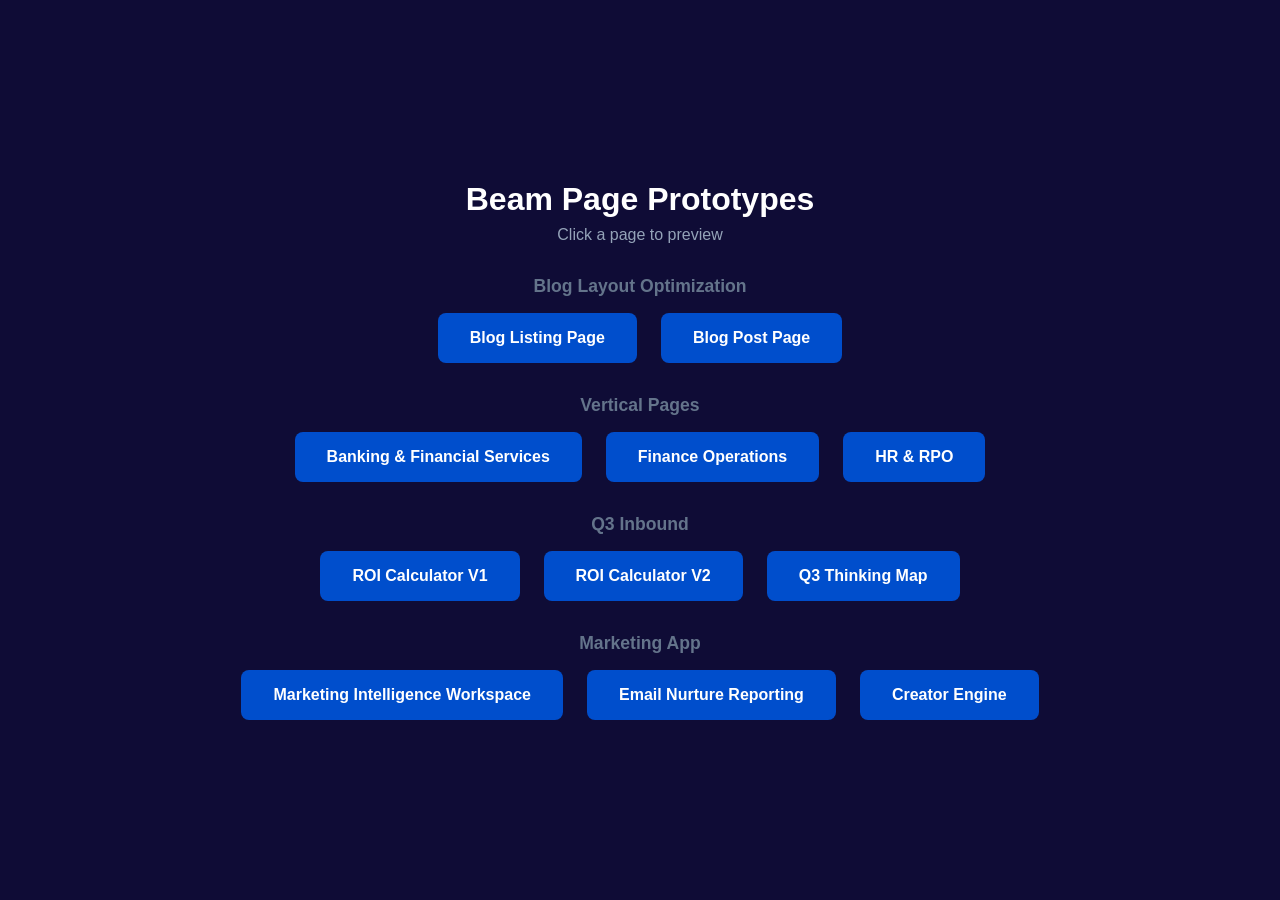
<file: index.html>
<!DOCTYPE html>
<html lang="en">
<head>
<meta charset="UTF-8">
<meta name="viewport" content="width=device-width, initial-scale=1.0">
<title>Beam Vertical Page Prototypes</title>
<style>
  * { margin: 0; padding: 0; box-sizing: border-box; }
  body { background: #0f0c36; color: #fff; font-family: -apple-system, BlinkMacSystemFont, 'Segoe UI', sans-serif; min-height: 100vh; display: flex; align-items: center; justify-content: center; }
  .container { text-align: center; padding: 2rem; }
  h1 { font-size: 2rem; margin-bottom: 0.5rem; }
  p { color: #94a3b8; margin-bottom: 2rem; }
  .links { display: flex; gap: 1.5rem; justify-content: center; flex-wrap: wrap; }
  a { display: inline-block; padding: 1rem 2rem; background: #004ecc; color: #fff; text-decoration: none; border-radius: 8px; font-weight: 600; transition: background 0.2s; }
  a:hover { background: #1a66ff; }
</style>
</head>
<body>
<div class="container">
  <h1>Beam Page Prototypes</h1>
  <p>Click a page to preview</p>
  <h2 style="font-size:1.1rem; color:#64748b; margin-bottom:1rem; margin-top:1rem;">Blog Layout Optimization</h2>
  <div class="links" style="margin-bottom:2rem;">
    <a href="blog-listing-prototype.html">Blog Listing Page</a>
    <a href="blog-post-prototype.html">Blog Post Page</a>
  </div>
  <h2 style="font-size:1.1rem; color:#64748b; margin-bottom:1rem;">Vertical Pages</h2>
  <div class="links">
    <a href="banking-page-prototype.html">Banking & Financial Services</a>
    <a href="finance-page-prototype.html">Finance Operations</a>
    <a href="hr-page-prototype.html">HR & RPO</a>
  </div>
  <h2 style="font-size:1.1rem; color:#64748b; margin-bottom:1rem; margin-top:2rem;">Q3 Inbound</h2>
  <div class="links">
    <a href="roi-calculator-v1.html">ROI Calculator V1</a>
    <a href="roi-calculator.html">ROI Calculator V2</a>
    <a href="q3-thinking-map.html">Q3 Thinking Map</a>
  </div>
  <h2 style="font-size:1.1rem; color:#64748b; margin-bottom:1rem; margin-top:2rem;">Marketing App</h2>
  <div class="links">
    <a href="marketing-app-prototype.html">Marketing Intelligence Workspace</a>
    <a href="email-nurture-prototype.html">Email Nurture Reporting</a>
    <a href="creator-engine-prototype.html">Creator Engine</a>
  </div>
</div>
</body>
</html>
</file>
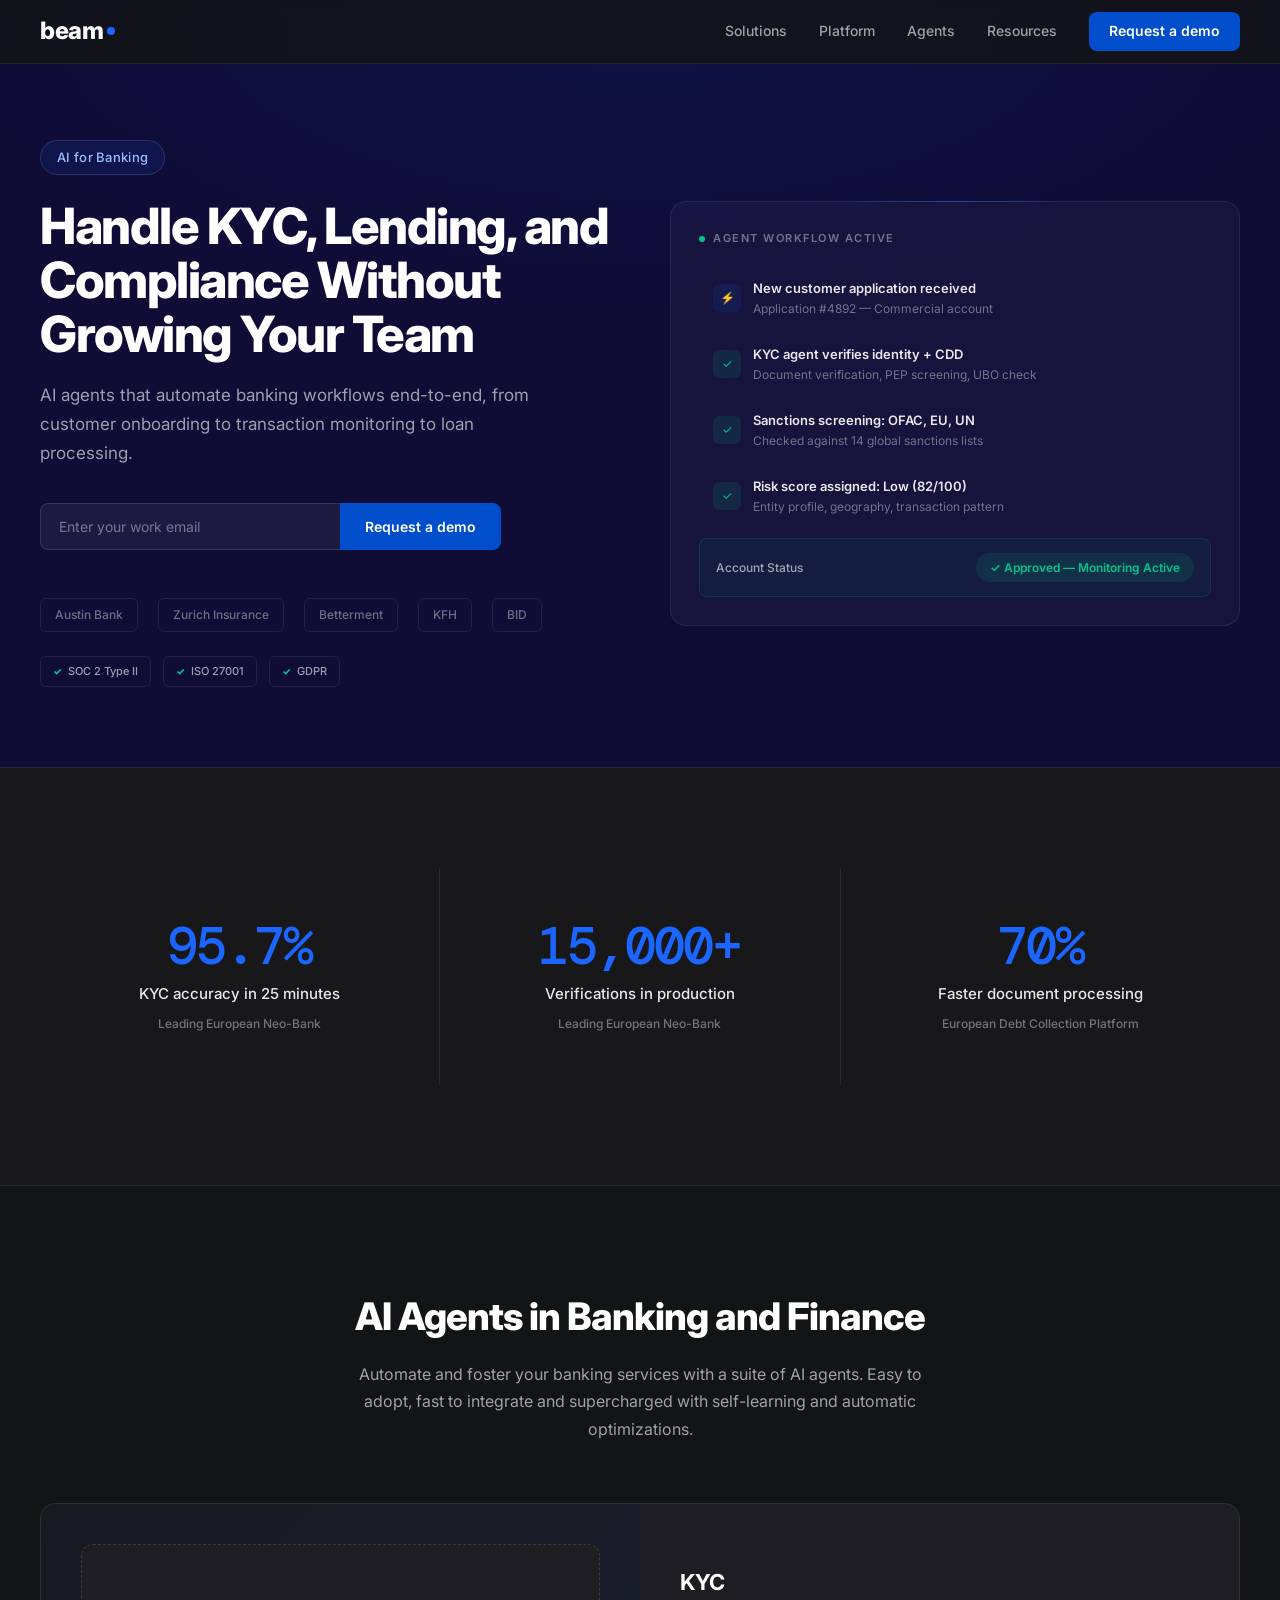
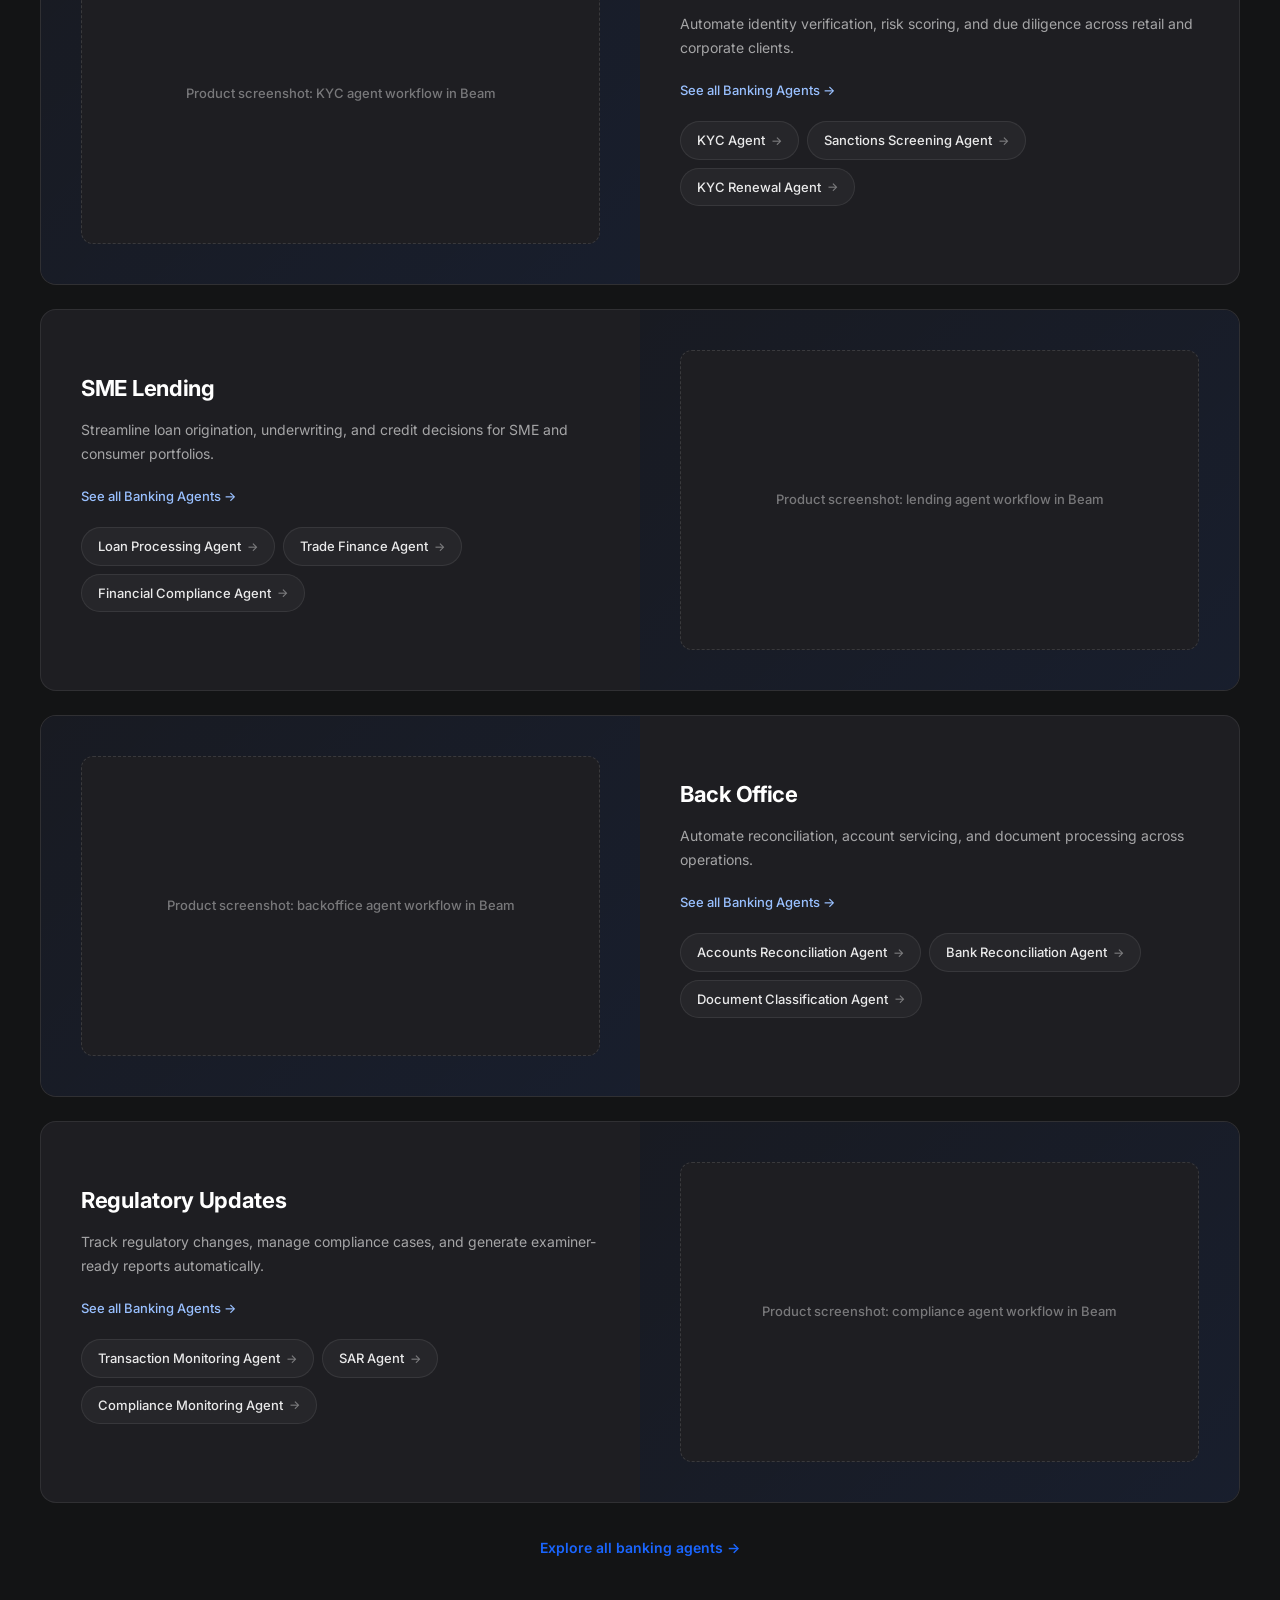
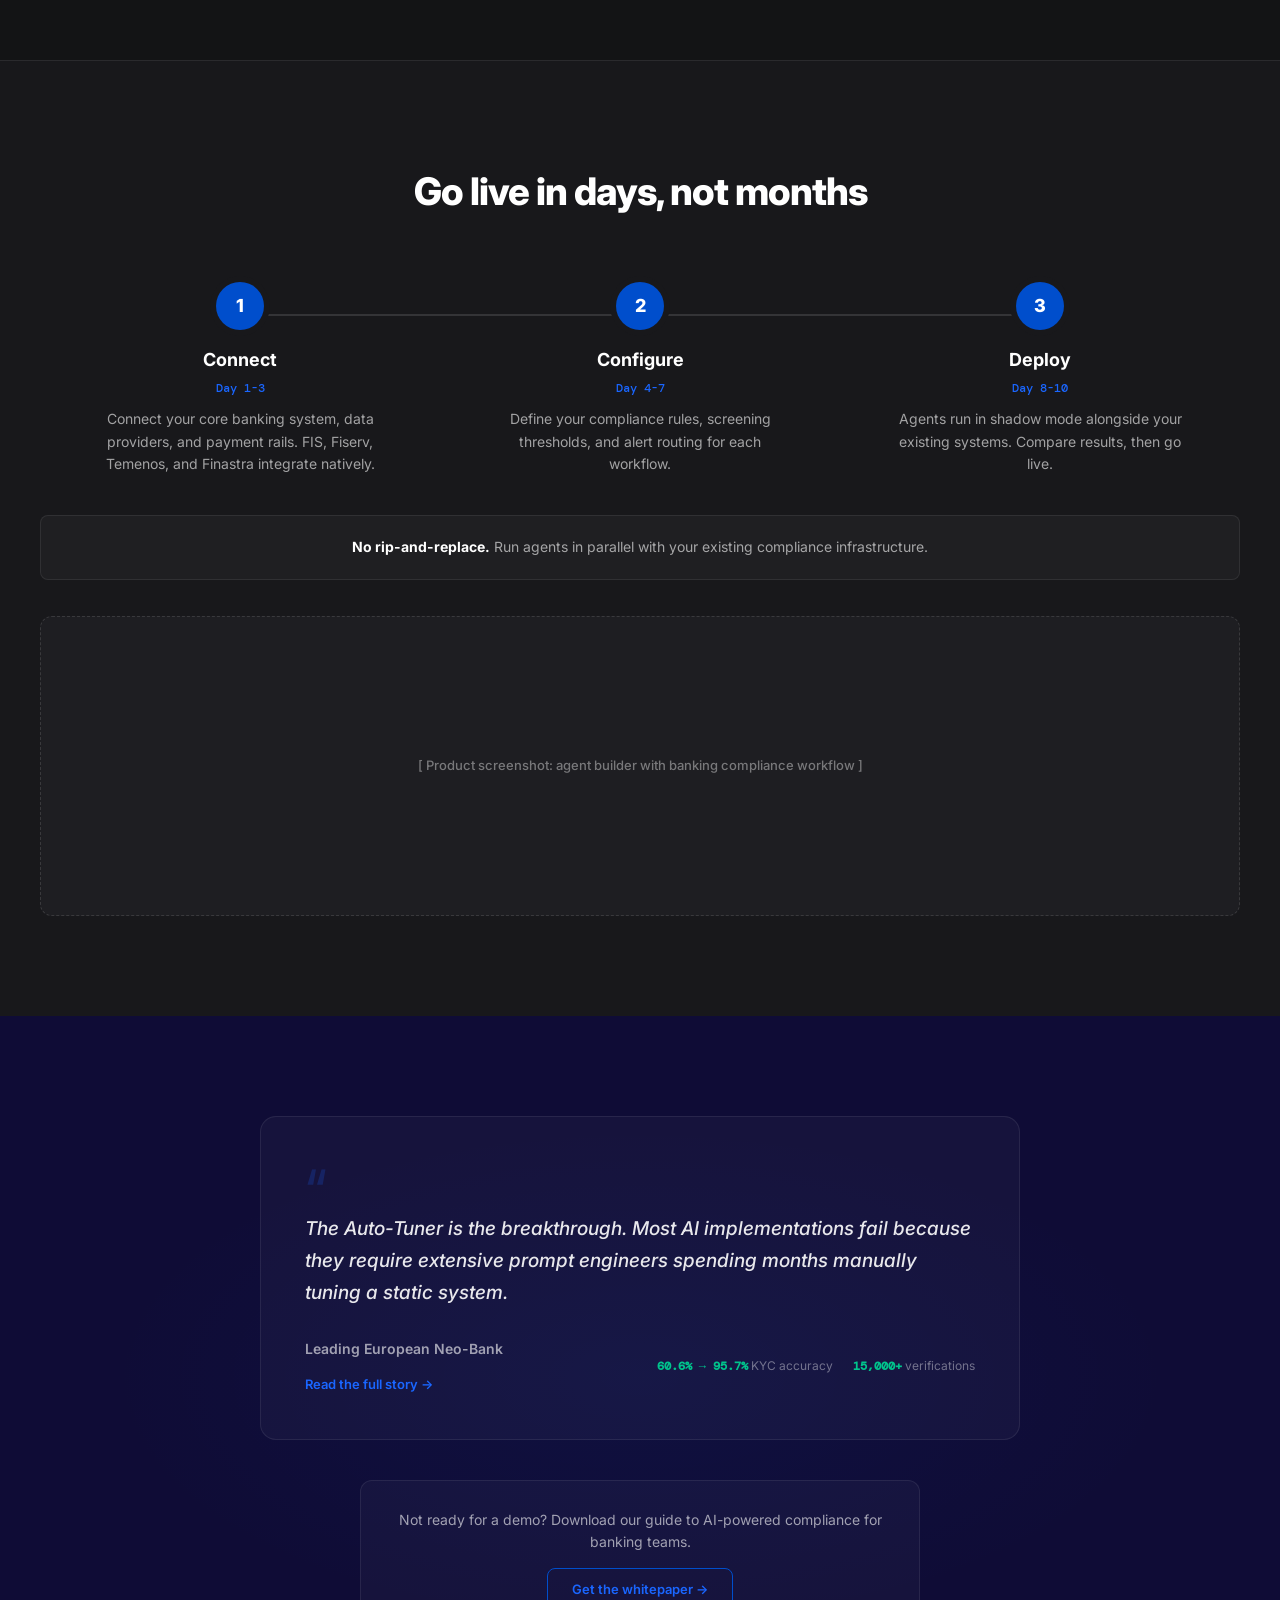
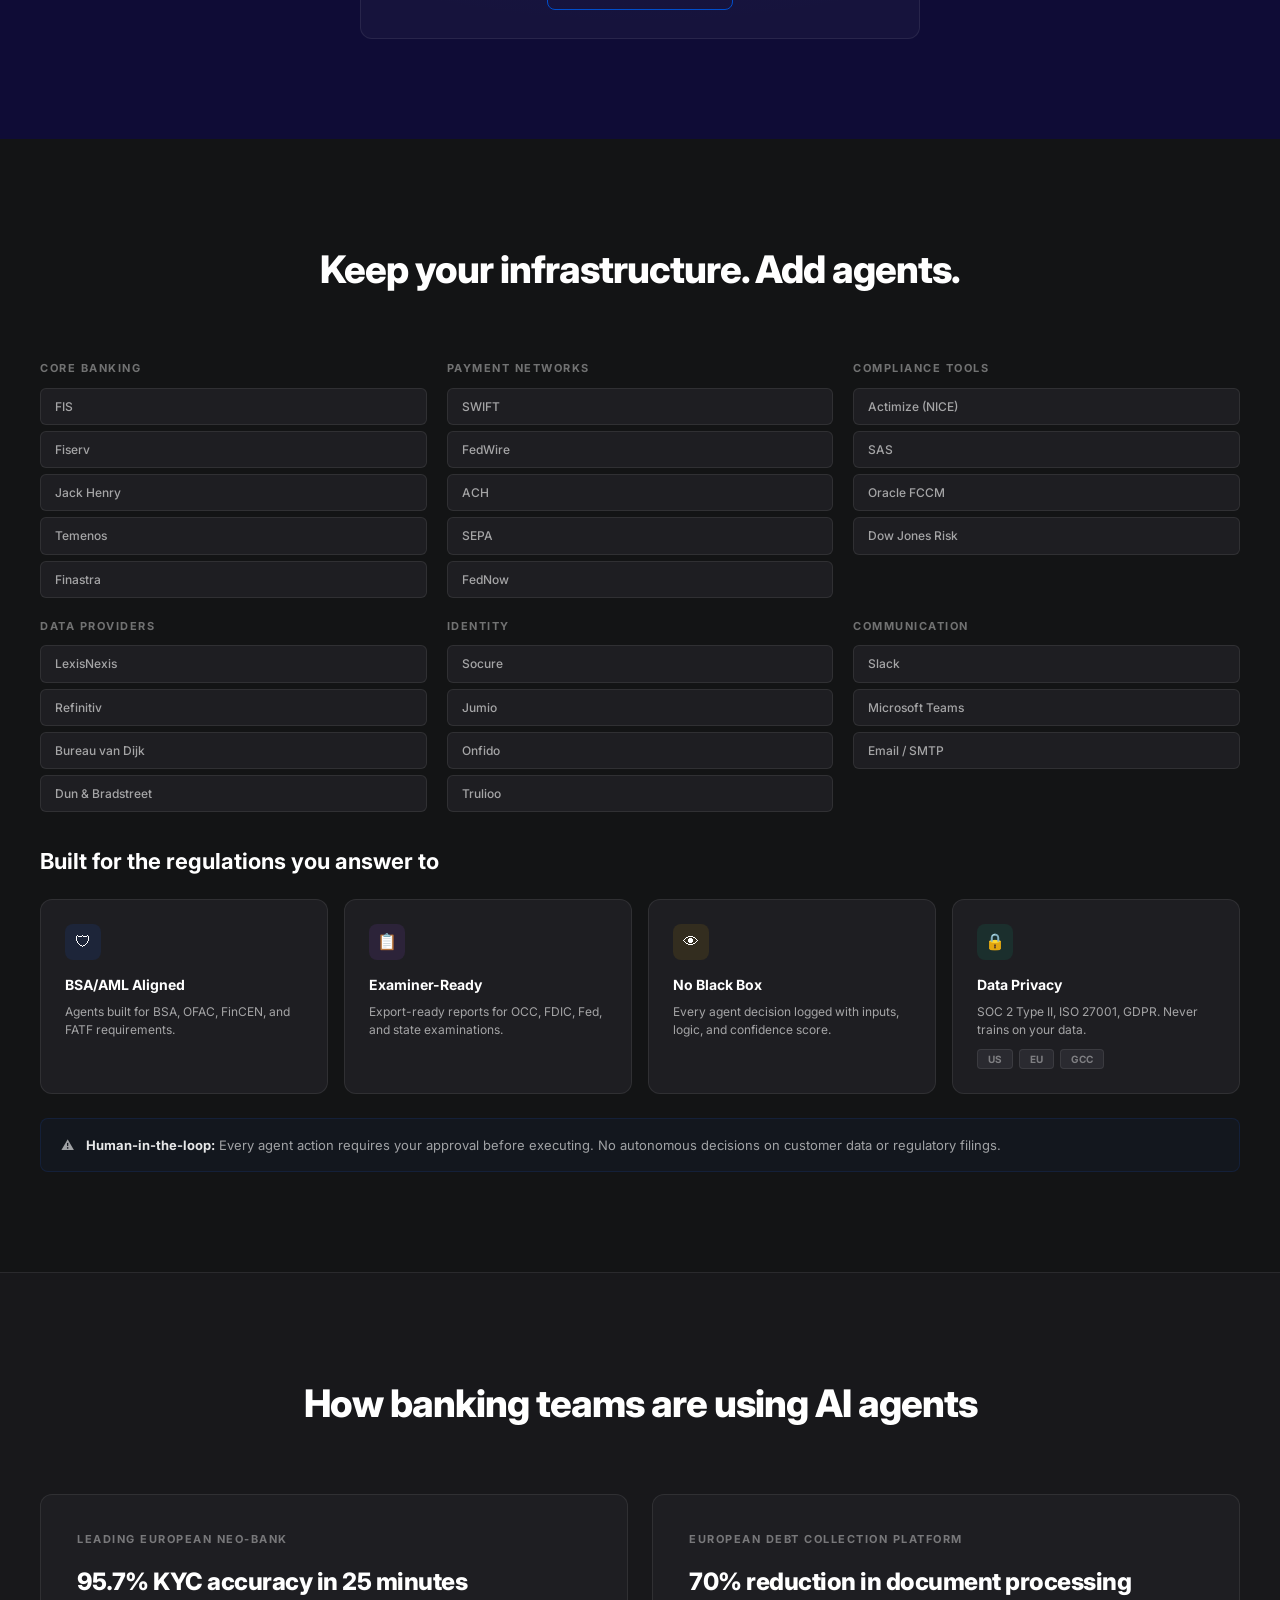
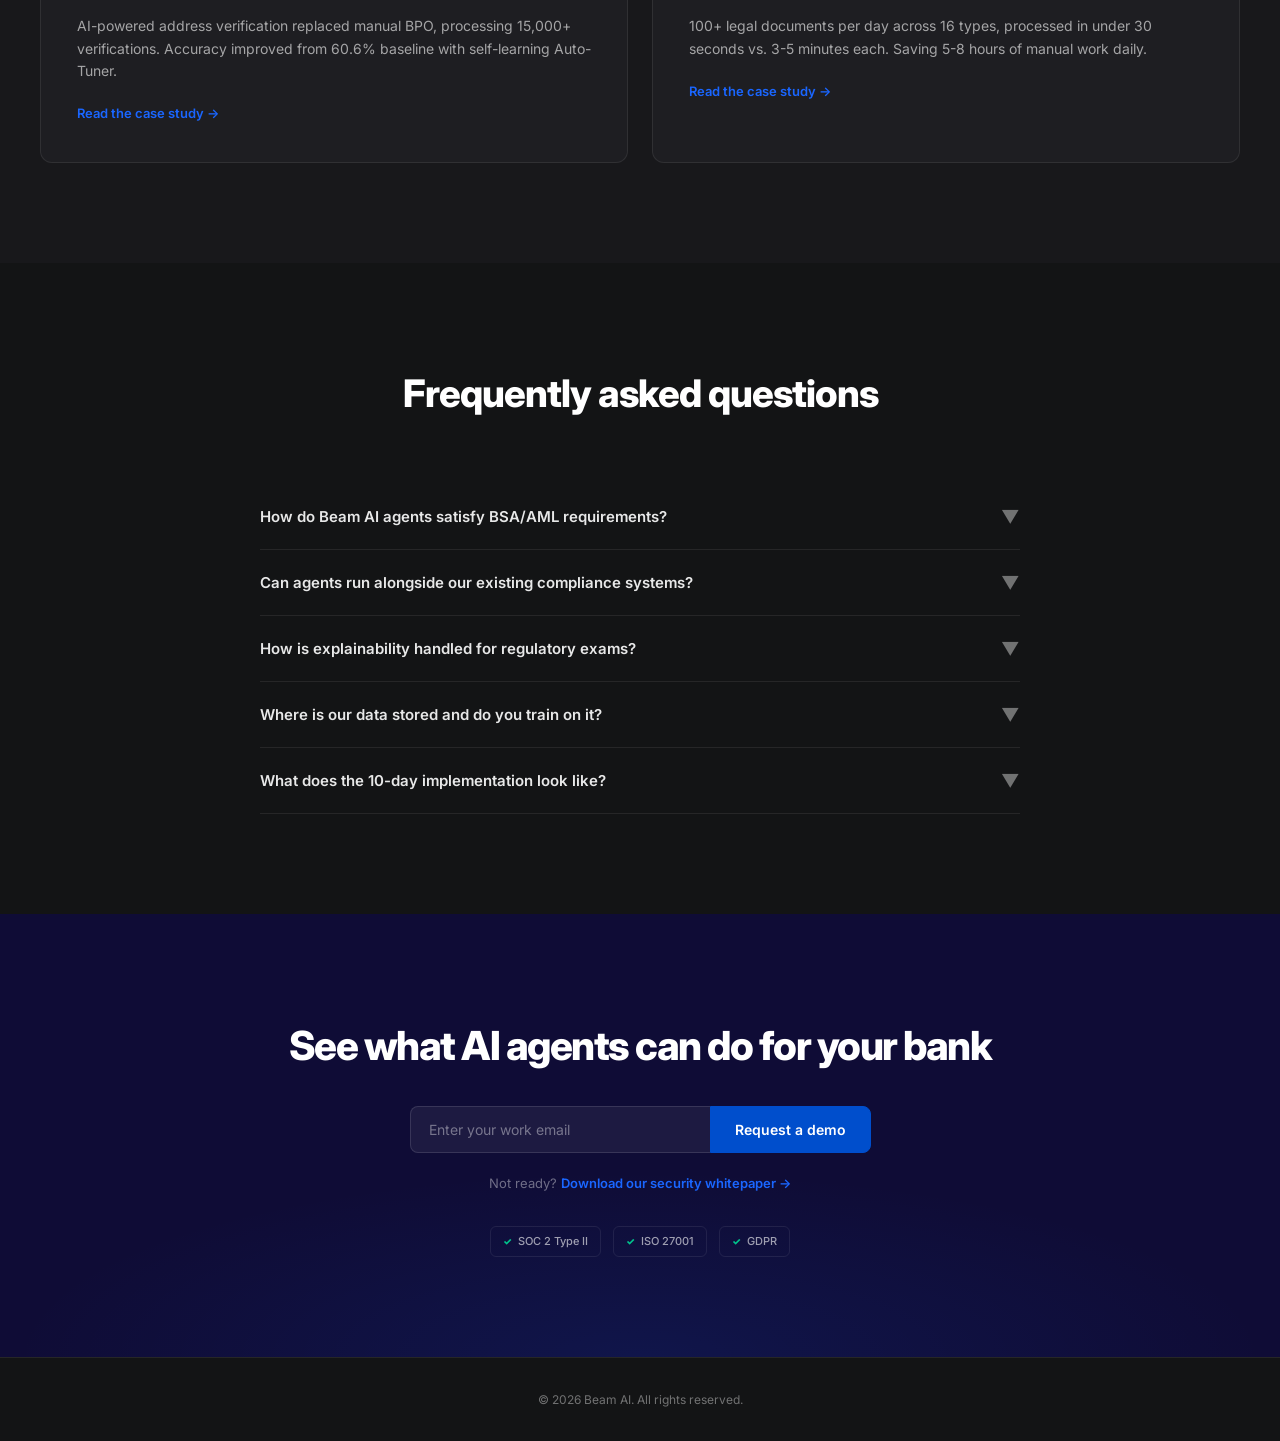
<file: banking-page-prototype.html>
<!DOCTYPE html>
<html lang="en">
<head>
  <meta charset="UTF-8">
  <meta name="viewport" content="width=device-width, initial-scale=1.0">
  <title>AI Agents for Banking | Beam</title>
  <meta name="description" content="AI agents for banking that automate KYC, transaction monitoring, sanctions screening, and loan processing. 95.7% KYC accuracy. Go live in 10 days. Request a demo.">
  <link rel="preconnect" href="https://fonts.googleapis.com">
  <link href="https://fonts.googleapis.com/css2?family=Inter:wght@400;500;600;700;800&family=DM+Mono:wght@400;500&display=swap" rel="stylesheet">
  <style>
    @font-face {
      font-family: 'Satoshi';
      src: url('https://api.fontshare.com/v2/css?f[]=satoshi@400,500,700,900&display=swap');
      font-display: swap;
    }

    *, *::before, *::after { box-sizing: border-box; margin: 0; padding: 0; }

    :root {
      /* Beam's actual colors */
      --bg-deep: #0f0c36;
      --bg-dark: #131415;
      --bg-surface: #18181b;
      --bg-card: #1e1e22;
      --bg-card-hover: #252529;
      --bg-elevated: #2a2a30;
      --bg-light: #f8f9fa;
      --bg-white: #ffffff;

      --blue-primary: #004ecc;
      --blue-bright: #1a66ff;
      --blue-light: #99c0ff;
      --blue-subtle: rgba(26, 102, 255, 0.1);
      --blue-glow: rgba(26, 102, 255, 0.15);

      --text-white: #ffffff;
      --text-light: rgba(255, 255, 255, 0.9);
      --text-secondary: rgba(255, 255, 255, 0.6);
      --text-muted: rgba(255, 255, 255, 0.4);
      --text-dark: #18181b;
      --text-dark-secondary: #4a4a4a;

      --green: #00c48c;
      --green-subtle: rgba(0, 196, 140, 0.12);

      --border-dark: rgba(255, 255, 255, 0.08);
      --border-light: rgba(255, 255, 255, 0.12);
      --border-blue: rgba(26, 102, 255, 0.3);

      --radius: 12px;
      --radius-sm: 8px;
      --radius-lg: 16px;
      --radius-xl: 20px;
      --max-width: 1200px;

      --shadow-card: 0 1px 3px rgba(0,0,0,0.3), 0 4px 12px rgba(0,0,0,0.2);
      --shadow-hover: 0 4px 20px rgba(0,0,0,0.4), 0 8px 32px rgba(0,0,0,0.3);
    }

    body {
      font-family: 'Inter', -apple-system, BlinkMacSystemFont, sans-serif;
      background: var(--bg-dark);
      color: var(--text-white);
      line-height: 1.6;
      -webkit-font-smoothing: antialiased;
      overflow-x: hidden;
    }

    h1, h2, h3, h4 {
      font-family: 'Inter', 'Satoshi', -apple-system, sans-serif;
    }

    /* NAV */
    nav {
      position: fixed;
      top: 0;
      left: 0;
      right: 0;
      z-index: 100;
      background: rgba(19, 20, 21, 0.8);
      backdrop-filter: blur(24px);
      -webkit-backdrop-filter: blur(24px);
      border-bottom: 1px solid var(--border-dark);
      padding: 0 40px;
      height: 64px;
      display: flex;
      align-items: center;
      justify-content: space-between;
    }
    .nav-logo {
      font-size: 24px;
      font-weight: 800;
      letter-spacing: -0.5px;
      color: var(--text-white);
      display: flex;
      align-items: center;
      gap: 3px;
    }
    .nav-logo .beam-dot {
      width: 8px;
      height: 8px;
      background: var(--blue-bright);
      border-radius: 50%;
      display: inline-block;
      margin-left: 1px;
    }
    .nav-links { display: flex; gap: 32px; align-items: center; }
    .nav-links a {
      color: var(--text-secondary);
      text-decoration: none;
      font-size: 14px;
      font-weight: 500;
      transition: color 0.2s;
    }
    .nav-links a:hover { color: var(--text-white); }
    .nav-cta {
      background: var(--blue-primary) !important;
      color: white !important;
      padding: 8px 20px;
      border-radius: var(--radius-sm);
      font-weight: 600 !important;
      transition: background 0.2s, box-shadow 0.2s;
    }
    .nav-cta:hover {
      background: var(--blue-bright) !important;
      box-shadow: 0 4px 16px rgba(26, 102, 255, 0.3);
    }

    /* SECTIONS */
    section { padding: 100px 40px; }
    .container { max-width: var(--max-width); margin: 0 auto; }

    /* ==================== HERO ==================== */
    .hero {
      padding-top: 140px;
      padding-bottom: 80px;
      background: var(--bg-deep);
      position: relative;
      overflow: hidden;
    }
    .hero::before {
      content: '';
      position: absolute;
      top: 0;
      left: 0;
      right: 0;
      bottom: 0;
      background: radial-gradient(ellipse 80% 60% at 50% 0%, rgba(26, 102, 255, 0.08) 0%, transparent 70%);
      pointer-events: none;
    }
    .hero-grid {
      display: grid;
      grid-template-columns: 1fr 1fr;
      gap: 60px;
      align-items: center;
      position: relative;
      z-index: 1;
    }
    .eyebrow {
      display: inline-block;
      padding: 6px 16px;
      border: 1px solid var(--border-light);
      border-radius: 100px;
      font-size: 13px;
      font-weight: 500;
      color: var(--blue-light);
      margin-bottom: 24px;
      letter-spacing: 0.3px;
      background: var(--blue-subtle);
    }
    .hero h1 {
      font-size: 50px;
      font-weight: 800;
      line-height: 1.08;
      letter-spacing: -1.5px;
      margin-bottom: 20px;
      color: var(--text-white);
    }
    .hero .sub {
      font-size: 17px;
      color: var(--text-secondary);
      line-height: 1.7;
      margin-bottom: 36px;
      max-width: 500px;
    }
    .cta-row {
      display: flex;
      gap: 0;
      margin-bottom: 48px;
    }
    .cta-row input {
      flex: 1;
      max-width: 300px;
      padding: 14px 18px;
      background: rgba(255, 255, 255, 0.06);
      border: 1px solid var(--border-light);
      border-right: none;
      border-radius: var(--radius-sm) 0 0 var(--radius-sm);
      color: var(--text-white);
      font-size: 14px;
      font-family: inherit;
      outline: none;
      transition: border-color 0.2s, background 0.2s;
    }
    .cta-row input:focus {
      border-color: var(--blue-bright);
      background: rgba(255, 255, 255, 0.08);
    }
    .cta-row input::placeholder { color: var(--text-muted); }
    .cta-row button {
      padding: 14px 24px;
      background: var(--blue-primary);
      color: white;
      border: 1px solid var(--blue-primary);
      border-radius: 0 var(--radius-sm) var(--radius-sm) 0;
      font-size: 14px;
      font-weight: 600;
      font-family: inherit;
      cursor: pointer;
      white-space: nowrap;
      transition: background 0.2s, box-shadow 0.2s;
    }
    .cta-row button:hover {
      background: var(--blue-bright);
      box-shadow: 0 4px 20px rgba(26, 102, 255, 0.35);
    }

    /* WORKFLOW UI */
    .workflow-ui {
      background: rgba(255, 255, 255, 0.03);
      border: 1px solid var(--border-dark);
      border-radius: var(--radius-lg);
      padding: 28px;
      position: relative;
    }
    .workflow-ui::before {
      content: '';
      position: absolute;
      top: -1px;
      left: 30%;
      right: 30%;
      height: 1px;
      background: linear-gradient(90deg, transparent, var(--blue-bright), transparent);
      opacity: 0.5;
    }
    .workflow-header {
      display: flex;
      align-items: center;
      gap: 8px;
      margin-bottom: 20px;
      font-size: 11px;
      color: var(--text-muted);
      font-weight: 600;
      text-transform: uppercase;
      letter-spacing: 1.5px;
    }
    .workflow-header .dot {
      width: 6px; height: 6px;
      background: var(--green);
      border-radius: 50%;
      animation: pulse 2s ease-in-out infinite;
    }
    @keyframes pulse { 0%,100%{opacity:1} 50%{opacity:0.3} }
    .wf-step {
      display: flex;
      align-items: center;
      gap: 12px;
      padding: 10px 14px;
      margin-bottom: 6px;
      border-radius: var(--radius-sm);
      font-size: 13px;
      transition: background 0.2s;
    }
    .wf-step:hover { background: rgba(255,255,255,0.03); }
    .wf-icon {
      width: 28px; height: 28px;
      border-radius: 6px;
      display: flex; align-items: center; justify-content: center;
      font-size: 12px; flex-shrink: 0;
    }
    .wf-icon.trigger { background: var(--blue-subtle); color: var(--blue-bright); }
    .wf-icon.ok { background: var(--green-subtle); color: var(--green); }
    .wf-icon.warn { background: rgba(234,179,8,0.1); color: #eab308; }
    .wf-label { font-weight: 600; color: var(--text-light); }
    .wf-detail { color: var(--text-muted); font-size: 12px; }
    .wf-result {
      margin-top: 12px;
      padding: 14px 16px;
      background: rgba(0, 196, 140, 0.06);
      border: 1px solid rgba(0, 196, 140, 0.15);
      border-radius: var(--radius-sm);
      display: flex;
      align-items: center;
      justify-content: space-between;
    }
    .wf-result .label { font-size: 12px; color: var(--text-secondary); font-weight: 500; }
    .wf-result .badge {
      padding: 5px 14px;
      background: var(--green-subtle);
      color: var(--green);
      border-radius: 100px;
      font-size: 12px;
      font-weight: 600;
    }

    /* LOGOS ROW */
    .logo-row {
      display: flex;
      align-items: center;
      gap: 20px;
      flex-wrap: wrap;
      margin-bottom: 24px;
    }
    .logo-item {
      font-size: 12px;
      color: var(--text-muted);
      font-weight: 500;
      padding: 6px 14px;
      border: 1px solid var(--border-dark);
      border-radius: 6px;
      transition: border-color 0.2s, color 0.2s;
    }
    .logo-item:hover { border-color: var(--border-light); color: var(--text-secondary); }
    .trust-badges { display: flex; gap: 12px; }
    .trust-badge {
      display: flex;
      align-items: center;
      gap: 6px;
      padding: 6px 12px;
      border: 1px solid var(--border-dark);
      border-radius: 6px;
      font-size: 11px;
      color: var(--text-secondary);
      font-weight: 500;
    }
    .trust-badge .bi {
      color: var(--green);
      font-size: 10px;
      font-weight: 800;
    }

    /* ==================== STAT CARDS ==================== */
    .stats-section {
      background: var(--bg-surface);
      border-top: 1px solid var(--border-dark);
      border-bottom: 1px solid var(--border-dark);
    }
    .stats-grid {
      display: grid;
      grid-template-columns: repeat(3, 1fr);
      gap: 1px;
      background: var(--border-dark);
      border-radius: var(--radius-lg);
      overflow: hidden;
    }
    .stat-card {
      text-align: center;
      padding: 52px 28px;
      background: var(--bg-surface);
    }
    .stat-number {
      font-family: 'DM Mono', 'Inter', monospace;
      font-size: 52px;
      font-weight: 500;
      letter-spacing: -2px;
      line-height: 1;
      margin-bottom: 10px;
      color: var(--blue-bright);
    }
    .stat-desc {
      font-size: 15px;
      color: var(--text-light);
      margin-bottom: 8px;
      font-weight: 500;
    }
    .stat-attr {
      font-size: 12px;
      color: var(--text-muted);
      font-weight: 500;
    }

    /* ==================== NAMED AGENTS ==================== */
    .agents-section {
      background: var(--bg-dark);
    }
    .section-header {
      text-align: center;
      margin-bottom: 60px;
    }
    .section-header h2 {
      font-size: 38px;
      font-weight: 800;
      letter-spacing: -1px;
      margin-bottom: 14px;
      color: var(--text-white);
    }
    .section-header p {
      font-size: 16px;
      color: var(--text-secondary);
      max-width: 600px;
      margin: 0 auto;
      line-height: 1.7;
    }
    /* AGENT ROWS */
    .agent-rows {
      display: flex;
      flex-direction: column;
      gap: 24px;
    }
    .agent-row {
      display: grid;
      grid-template-columns: 1fr 1fr;
      gap: 0;
      background: var(--bg-card);
      border: 1px solid var(--border-dark);
      border-radius: var(--radius-lg);
      overflow: hidden;
      transition: border-color 0.3s;
    }
    .agent-row:hover {
      border-color: var(--border-light);
    }
    .agent-row.reverse .agent-row-screenshot { order: 2; }
    .agent-row.reverse .agent-row-content { order: 1; }
    .agent-row-screenshot {
      background: var(--bg-surface);
      display: flex;
      align-items: center;
      justify-content: center;
      padding: 40px;
      min-height: 280px;
      position: relative;
      overflow: hidden;
    }
    .agent-row-screenshot::before {
      content: '';
      position: absolute;
      inset: 0;
      background: linear-gradient(135deg, rgba(26, 102, 255, 0.03) 0%, rgba(26, 102, 255, 0.08) 100%);
    }
    .screenshot-placeholder {
      color: var(--text-muted);
      font-size: 13px;
      text-align: center;
      position: relative;
      z-index: 1;
      padding: 24px;
      border: 1px dashed var(--border-light);
      border-radius: var(--radius);
      width: 100%;
    }
    .agent-row-content {
      padding: 40px;
      display: flex;
      flex-direction: column;
      justify-content: center;
    }
    .agent-row-content h3 {
      font-size: 22px;
      font-weight: 700;
      color: var(--text-white);
      margin-bottom: 12px;
      letter-spacing: -0.3px;
    }
    .agent-row-content .row-desc {
      font-size: 14px;
      color: var(--text-secondary);
      line-height: 1.7;
      margin-bottom: 20px;
    }
    .agent-row-content .see-all {
      font-size: 13px;
      color: var(--blue-light);
      text-decoration: none;
      font-weight: 500;
      margin-bottom: 20px;
      display: inline-block;
      transition: color 0.2s;
    }
    .agent-row-content .see-all:hover { color: var(--blue-bright); }
    .agent-pills {
      display: flex;
      flex-wrap: wrap;
      gap: 8px;
      margin-bottom: 16px;
    }
    .agent-pill {
      display: inline-flex;
      align-items: center;
      gap: 6px;
      padding: 8px 16px;
      background: rgba(255, 255, 255, 0.04);
      border: 1px solid var(--border-dark);
      border-radius: 100px;
      color: var(--text-light);
      font-size: 13px;
      font-weight: 500;
      text-decoration: none;
      transition: border-color 0.2s, background 0.2s, transform 0.2s;
    }
    .agent-pill:hover {
      border-color: var(--border-blue);
      background: var(--blue-subtle);
      transform: translateY(-1px);
    }
    .agent-pill .pill-arrow {
      color: var(--text-muted);
      font-size: 12px;
      transition: color 0.2s, transform 0.2s;
    }
    .agent-pill:hover .pill-arrow { color: var(--blue-bright); transform: translateX(2px); }
    .feature-badge {
      display: inline-block;
      padding: 4px 12px;
      border-radius: 6px;
      font-size: 11px;
      font-weight: 700;
      text-transform: uppercase;
      letter-spacing: 0.8px;
      align-self: flex-start;
    }
    .feature-badge.flow { background: rgba(0,196,140,0.1); color: #00c48c; }
    .feature-badge.reasoning { background: rgba(26,102,255,0.1); color: #1a66ff; }
    .feature-badge.tasks { background: rgba(234,179,8,0.1); color: #eab308; }
    .feature-badge.output { background: rgba(168,85,247,0.1); color: #a855f7; }
    .explore-link {
      text-align: center;
      margin-top: 32px;
    }
    .explore-link a {
      color: var(--blue-bright);
      text-decoration: none;
      font-weight: 600;
      font-size: 14px;
      transition: color 0.2s;
    }
    .explore-link a:hover { color: var(--blue-light); }

    /* ==================== HOW IT WORKS ==================== */
    .how-section {
      background: var(--bg-surface);
      border-top: 1px solid var(--border-dark);
    }
    .steps-row {
      display: grid;
      grid-template-columns: repeat(3, 1fr);
      gap: 0;
      margin-bottom: 40px;
      position: relative;
    }
    .steps-row::before {
      content: '';
      position: absolute;
      top: 32px;
      left: calc(16.66% + 20px);
      right: calc(16.66% + 20px);
      height: 2px;
      background: var(--border-light);
    }
    .step-item { text-align: center; position: relative; z-index: 1; }
    .step-num {
      width: 48px; height: 48px;
      border-radius: 50%;
      background: var(--blue-primary);
      color: white;
      font-size: 18px;
      font-weight: 800;
      display: flex;
      align-items: center;
      justify-content: center;
      margin: 0 auto 16px;
      position: relative;
      z-index: 1;
      box-shadow: 0 0 0 6px var(--bg-surface);
    }
    .step-item h3 {
      font-size: 18px;
      font-weight: 700;
      margin-bottom: 4px;
      color: var(--text-white);
    }
    .step-item .timeline {
      font-family: 'DM Mono', monospace;
      font-size: 12px;
      color: var(--blue-bright);
      font-weight: 500;
      margin-bottom: 10px;
    }
    .step-item p {
      font-size: 14px;
      color: var(--text-secondary);
      line-height: 1.6;
      max-width: 300px;
      margin: 0 auto;
    }
    .callout-box {
      text-align: center;
      padding: 20px 28px;
      background: rgba(255,255,255,0.03);
      border: 1px solid var(--border-dark);
      border-radius: var(--radius-sm);
      font-size: 14px;
      color: var(--text-secondary);
      margin-bottom: 36px;
    }
    .callout-box strong { color: var(--text-white); }
    .screenshot-placeholder {
      width: 100%;
      height: 300px;
      background: var(--bg-card);
      border: 1px dashed var(--border-light);
      border-radius: var(--radius);
      display: flex;
      align-items: center;
      justify-content: center;
      color: var(--text-muted);
      font-size: 13px;
      font-weight: 500;
    }

    /* ==================== SOCIAL PROOF ==================== */
    .proof-section {
      background: var(--bg-deep);
      position: relative;
    }
    .proof-section::before {
      content: '';
      position: absolute;
      top: 0; left: 0; right: 0; bottom: 0;
      background: radial-gradient(ellipse 60% 50% at 50% 50%, rgba(26,102,255,0.05) 0%, transparent 70%);
      pointer-events: none;
    }
    .quote-block {
      max-width: 760px;
      margin: 0 auto 40px;
      padding: 44px;
      background: rgba(255,255,255,0.03);
      border: 1px solid var(--border-dark);
      border-radius: var(--radius-lg);
      position: relative;
      z-index: 1;
    }
    .quote-mark {
      font-size: 64px;
      line-height: 1;
      color: var(--blue-bright);
      opacity: 0.2;
      margin-bottom: -12px;
    }
    .quote-text {
      font-size: 19px;
      line-height: 1.7;
      color: var(--text-light);
      font-weight: 500;
      margin-bottom: 28px;
      font-style: italic;
    }
    .quote-footer {
      display: flex;
      align-items: center;
      justify-content: space-between;
      flex-wrap: wrap;
      gap: 16px;
    }
    .quote-company {
      font-size: 14px;
      color: var(--text-secondary);
      font-weight: 600;
    }
    .quote-metrics { display: flex; gap: 20px; }
    .qm {
      font-size: 12px;
      color: var(--text-muted);
    }
    .qm strong {
      color: var(--green);
      font-weight: 700;
      font-family: 'DM Mono', monospace;
    }
    .quote-link {
      display: block;
      margin-top: 14px;
      color: var(--blue-bright);
      text-decoration: none;
      font-size: 13px;
      font-weight: 600;
      transition: color 0.2s;
    }
    .quote-link:hover { color: var(--blue-light); }
    .warm-cta-box {
      max-width: 560px;
      margin: 0 auto;
      text-align: center;
      padding: 28px;
      background: rgba(255,255,255,0.03);
      border: 1px solid var(--border-dark);
      border-radius: var(--radius);
      position: relative;
      z-index: 1;
    }
    .warm-cta-box p {
      font-size: 14px;
      color: var(--text-secondary);
      margin-bottom: 14px;
    }
    .btn-outline {
      display: inline-block;
      padding: 10px 24px;
      border: 1px solid var(--blue-primary);
      color: var(--blue-bright);
      border-radius: var(--radius-sm);
      text-decoration: none;
      font-weight: 600;
      font-size: 13px;
      transition: background 0.2s, color 0.2s, box-shadow 0.2s;
    }
    .btn-outline:hover {
      background: var(--blue-primary);
      color: white;
      box-shadow: 0 4px 16px rgba(26,102,255,0.3);
    }

    /* ==================== PLATFORM + TRUST ==================== */
    .trust-section { background: var(--bg-dark); }
    .integrations-grid {
      display: grid;
      grid-template-columns: repeat(3, 1fr);
      gap: 20px;
      margin-bottom: 32px;
    }
    .int-category h4 {
      font-size: 11px;
      font-weight: 700;
      color: var(--text-muted);
      text-transform: uppercase;
      letter-spacing: 1.5px;
      margin-bottom: 10px;
    }
    .int-items { display: flex; flex-direction: column; gap: 6px; }
    .int-item {
      padding: 8px 14px;
      background: var(--bg-card);
      border: 1px solid var(--border-dark);
      border-radius: 6px;
      font-size: 12px;
      color: var(--text-secondary);
      font-weight: 500;
      transition: border-color 0.2s;
    }
    .int-item:hover { border-color: var(--border-light); }
    .partner-bar {
      display: flex;
      align-items: center;
      gap: 24px;
      margin-bottom: 48px;
      padding: 16px 24px;
      border: 1px solid var(--border-dark);
      border-radius: var(--radius-sm);
      background: rgba(255,255,255,0.02);
    }
    .partner-label {
      font-size: 10px;
      color: var(--text-muted);
      text-transform: uppercase;
      letter-spacing: 1.5px;
      font-weight: 700;
      flex-shrink: 0;
    }
    .partner-names { display: flex; gap: 28px; }
    .partner-names span {
      font-size: 13px;
      color: var(--text-secondary);
      font-weight: 600;
    }
    .sub-heading {
      font-size: 22px;
      font-weight: 700;
      margin-bottom: 20px;
      color: var(--text-white);
    }
    .pillars-grid {
      display: grid;
      grid-template-columns: repeat(4, 1fr);
      gap: 16px;
    }
    .pillar {
      padding: 24px;
      background: var(--bg-card);
      border: 1px solid var(--border-dark);
      border-radius: var(--radius);
      transition: border-color 0.2s;
    }
    .pillar:hover { border-color: var(--border-light); }
    .pillar-icon {
      width: 36px; height: 36px;
      border-radius: 8px;
      display: flex;
      align-items: center;
      justify-content: center;
      font-size: 16px;
      margin-bottom: 14px;
    }
    .pillar-icon.shield { background: rgba(26,102,255,0.1); }
    .pillar-icon.audit { background: rgba(168,85,247,0.1); }
    .pillar-icon.eye { background: rgba(234,179,8,0.1); }
    .pillar-icon.lock { background: rgba(0,196,140,0.1); }
    .pillar h4 {
      font-size: 14px;
      font-weight: 700;
      margin-bottom: 6px;
      color: var(--text-white);
    }
    .pillar p {
      font-size: 12px;
      color: var(--text-secondary);
      line-height: 1.5;
    }
    .region-btns {
      display: flex;
      gap: 6px;
      margin-top: 10px;
    }
    .region-btn {
      padding: 3px 10px;
      background: var(--bg-elevated);
      border: 1px solid var(--border-dark);
      border-radius: 4px;
      font-size: 10px;
      font-weight: 700;
      color: var(--text-muted);
      cursor: pointer;
      transition: border-color 0.2s, color 0.2s;
      font-family: inherit;
    }
    .region-btn:hover { border-color: var(--blue-bright); color: var(--blue-bright); }
    .hitl-box {
      margin-top: 24px;
      padding: 16px 20px;
      background: rgba(26,102,255,0.04);
      border: 1px solid rgba(26,102,255,0.12);
      border-radius: var(--radius-sm);
      display: flex;
      align-items: flex-start;
      gap: 12px;
      font-size: 13px;
      color: var(--text-secondary);
      line-height: 1.6;
    }
    .hitl-box strong { color: var(--text-light); }

    /* ==================== CASE STUDIES ==================== */
    .cases-section {
      background: var(--bg-surface);
      border-top: 1px solid var(--border-dark);
    }
    .cases-grid {
      display: grid;
      grid-template-columns: 1fr 1fr;
      gap: 24px;
    }
    .case-card {
      padding: 36px;
      background: var(--bg-card);
      border: 1px solid var(--border-dark);
      border-radius: var(--radius);
      transition: border-color 0.2s, box-shadow 0.2s;
    }
    .case-card:hover {
      border-color: var(--border-light);
      box-shadow: var(--shadow-card);
    }
    .case-company {
      font-size: 11px;
      color: var(--text-muted);
      font-weight: 700;
      text-transform: uppercase;
      letter-spacing: 1.5px;
      margin-bottom: 14px;
    }
    .case-metric {
      font-size: 24px;
      font-weight: 800;
      letter-spacing: -0.5px;
      margin-bottom: 14px;
      color: var(--text-white);
    }
    .case-desc {
      font-size: 14px;
      color: var(--text-secondary);
      line-height: 1.6;
      margin-bottom: 18px;
    }
    .case-link {
      color: var(--blue-bright);
      text-decoration: none;
      font-size: 13px;
      font-weight: 600;
      display: inline-flex;
      align-items: center;
      gap: 6px;
      transition: gap 0.2s;
    }
    .case-link:hover { gap: 10px; }

    /* ==================== FAQ ==================== */
    .faq-section { background: var(--bg-dark); }
    .faq-list { max-width: 760px; margin: 0 auto; }
    .faq-item {
      border-bottom: 1px solid var(--border-dark);
    }
    .faq-question {
      width: 100%;
      background: none;
      border: none;
      padding: 22px 0;
      display: flex;
      align-items: center;
      justify-content: space-between;
      cursor: pointer;
      font-family: inherit;
      text-align: left;
    }
    .faq-question span {
      font-size: 15px;
      font-weight: 600;
      color: var(--text-light);
    }
    .faq-question .chev {
      font-size: 18px;
      color: var(--text-muted);
      transition: transform 0.3s, color 0.3s;
      flex-shrink: 0;
      margin-left: 20px;
    }
    .faq-item.open .faq-question .chev {
      transform: rotate(180deg);
      color: var(--blue-bright);
    }
    .faq-answer {
      max-height: 0;
      overflow: hidden;
      transition: max-height 0.35s ease;
    }
    .faq-item.open .faq-answer {
      max-height: 300px;
      padding-bottom: 20px;
    }
    .faq-answer p {
      font-size: 14px;
      color: var(--text-secondary);
      line-height: 1.8;
    }

    /* ==================== FINAL CTA ==================== */
    .final-cta {
      background: var(--bg-deep);
      text-align: center;
      position: relative;
      overflow: hidden;
    }
    .final-cta::before {
      content: '';
      position: absolute;
      top: 0; left: 0; right: 0; bottom: 0;
      background: radial-gradient(ellipse 70% 60% at 50% 100%, rgba(26,102,255,0.1) 0%, transparent 70%);
      pointer-events: none;
    }
    .final-cta h2 {
      font-size: 40px;
      font-weight: 800;
      letter-spacing: -1.5px;
      margin-bottom: 28px;
      position: relative;
      z-index: 1;
    }
    .final-cta .cta-row {
      justify-content: center;
      margin-bottom: 20px;
      position: relative;
      z-index: 1;
    }
    .final-secondary {
      color: var(--text-muted);
      font-size: 13px;
      margin-bottom: 32px;
      position: relative;
      z-index: 1;
    }
    .final-secondary a {
      color: var(--blue-bright);
      text-decoration: none;
      font-weight: 600;
    }
    .final-badges {
      display: flex;
      justify-content: center;
      gap: 12px;
      position: relative;
      z-index: 1;
    }

    /* FOOTER */
    footer {
      padding: 32px 40px;
      border-top: 1px solid var(--border-dark);
      background: var(--bg-dark);
      text-align: center;
      font-size: 12px;
      color: var(--text-muted);
    }

    /* RESPONSIVE */
    @media (max-width: 1024px) {
      .hero-grid { grid-template-columns: 1fr; gap: 40px; }
      .agent-row { grid-template-columns: 1fr; }
      .agent-row.reverse .agent-row-screenshot { order: 0; }
      .agent-row.reverse .agent-row-content { order: 0; }
      .integrations-grid { grid-template-columns: repeat(2, 1fr); }
      .pillars-grid { grid-template-columns: repeat(2, 1fr); }
    }
    @media (max-width: 768px) {
      section { padding: 60px 20px; }
      .hero h1 { font-size: 34px; }
      .stats-grid { grid-template-columns: 1fr; }
      .steps-row { grid-template-columns: 1fr; gap: 32px; }
      .steps-row::before { display: none; }
      .agent-row-content { padding: 28px; }
      .agent-row-screenshot { min-height: 200px; }
      .cases-grid { grid-template-columns: 1fr; }
      .integrations-grid { grid-template-columns: 1fr; }
      .pillars-grid { grid-template-columns: 1fr; }
      .final-cta h2 { font-size: 30px; }
      .section-header h2 { font-size: 28px; }
    }
  </style>
</head>
<body>

<!-- NAV -->
<nav>
  <div class="nav-logo">beam<span class="beam-dot"></span></div>
  <div class="nav-links">
    <a href="#">Solutions</a>
    <a href="#">Platform</a>
    <a href="#">Agents</a>
    <a href="#">Resources</a>
    <a href="#" class="nav-cta">Request a demo</a>
  </div>
</nav>

<!-- SECTION 1: HERO -->
<section class="hero">
  <div class="container">
    <div class="hero-grid">
      <div>
        <div class="eyebrow">AI for Banking</div>
        <h1>Handle KYC, Lending, and Compliance Without Growing Your Team</h1>
        <p class="sub">AI agents that automate banking workflows end-to-end, from customer onboarding to transaction monitoring to loan processing.</p>
        <div class="cta-row">
          <input type="email" placeholder="Enter your work email">
          <button>Request a demo</button>
        </div>
        <div class="logo-row">
          <div class="logo-item">Austin Bank</div>
          <div class="logo-item">Zurich Insurance</div>
          <div class="logo-item">Betterment</div>
          <div class="logo-item">KFH</div>
          <div class="logo-item">BID</div>
        </div>
        <div class="trust-badges">
          <div class="trust-badge"><span class="bi">&#10003;</span> SOC 2 Type II</div>
          <div class="trust-badge"><span class="bi">&#10003;</span> ISO 27001</div>
          <div class="trust-badge"><span class="bi">&#10003;</span> GDPR</div>
        </div>
      </div>
      <div class="workflow-ui">
        <div class="workflow-header">
          <div class="dot"></div>
          Agent Workflow Active
        </div>
        <div class="wf-step">
          <div class="wf-icon trigger">&#9889;</div>
          <div>
            <div class="wf-label">New customer application received</div>
            <div class="wf-detail">Application #4892 &mdash; Commercial account</div>
          </div>
        </div>
        <div class="wf-step">
          <div class="wf-icon ok">&#10003;</div>
          <div>
            <div class="wf-label">KYC agent verifies identity + CDD</div>
            <div class="wf-detail">Document verification, PEP screening, UBO check</div>
          </div>
        </div>
        <div class="wf-step">
          <div class="wf-icon ok">&#10003;</div>
          <div>
            <div class="wf-label">Sanctions screening: OFAC, EU, UN</div>
            <div class="wf-detail">Checked against 14 global sanctions lists</div>
          </div>
        </div>
        <div class="wf-step">
          <div class="wf-icon ok">&#10003;</div>
          <div>
            <div class="wf-label">Risk score assigned: Low (82/100)</div>
            <div class="wf-detail">Entity profile, geography, transaction pattern</div>
          </div>
        </div>
        <div class="wf-result">
          <div class="label">Account Status</div>
          <div class="badge">&#10003; Approved &mdash; Monitoring Active</div>
        </div>
      </div>
    </div>
  </div>
</section>

<!-- SECTION 2: STAT CARDS -->
<section class="stats-section">
  <div class="container">
    <div class="stats-grid">
      <div class="stat-card">
        <div class="stat-number">95.7%</div>
        <div class="stat-desc">KYC accuracy in 25 minutes</div>
        <div class="stat-attr">Leading European Neo-Bank</div>
      </div>
      <div class="stat-card">
        <div class="stat-number">15,000+</div>
        <div class="stat-desc">Verifications in production</div>
        <div class="stat-attr">Leading European Neo-Bank</div>
      </div>
      <div class="stat-card">
        <div class="stat-number">70%</div>
        <div class="stat-desc">Faster document processing</div>
        <div class="stat-attr">European Debt Collection Platform</div>
      </div>
    </div>
  </div>
</section>

<!-- SECTION 3: NAMED AGENTS -->
<section class="agents-section">
  <div class="container">
    <div class="section-header">
      <h2>AI Agents in Banking and Finance</h2>
      <p>Automate and foster your banking services with a suite of AI agents. Easy to adopt, fast to integrate and supercharged with self-learning and automatic optimizations.</p>
    </div>
    <div class="agent-rows">
      <!-- Row 1: KYC (Flow) - Screenshot Left -->
      <div class="agent-row">
        <div class="agent-row-screenshot">
          <div class="screenshot-placeholder">Product screenshot: KYC agent workflow in Beam</div>
        </div>
        <div class="agent-row-content">
          <h3>KYC</h3>
          <p class="row-desc">Automate identity verification, risk scoring, and due diligence across retail and corporate clients.</p>
          <a href="https://beam.ai/ai-agents" class="see-all">See all Banking Agents &rarr;</a>
          <div class="agent-pills">
            <a href="https://beam.ai/agents/kyc-aml-compliance-ai-agent" class="agent-pill">KYC Agent <span class="pill-arrow">&rarr;</span></a>
            <a href="https://beam.ai/agents/sanctions-screening-agent" class="agent-pill">Sanctions Screening Agent <span class="pill-arrow">&rarr;</span></a>
            <a href="https://beam.ai/agents/kyc-renewal-ai-agent" class="agent-pill">KYC Renewal Agent <span class="pill-arrow">&rarr;</span></a>
          </div>
        </div>
      </div>

      <!-- Row 2: SME Lending - Screenshot Right -->
      <div class="agent-row reverse">
        <div class="agent-row-screenshot">
          <div class="screenshot-placeholder">Product screenshot: lending agent workflow in Beam</div>
        </div>
        <div class="agent-row-content">
          <h3>SME Lending</h3>
          <p class="row-desc">Streamline loan origination, underwriting, and credit decisions for SME and consumer portfolios.</p>
          <a href="https://beam.ai/ai-agents" class="see-all">See all Banking Agents &rarr;</a>
          <div class="agent-pills">
            <a href="https://beam.ai/agents/loan-processing-agent" class="agent-pill">Loan Processing Agent <span class="pill-arrow">&rarr;</span></a>
            <a href="https://beam.ai/agents/trade-finance-ai-agent" class="agent-pill">Trade Finance Agent <span class="pill-arrow">&rarr;</span></a>
            <a href="https://beam.ai/agents/financial-compliance-and-reporting-ai-agent" class="agent-pill">Financial Compliance Agent <span class="pill-arrow">&rarr;</span></a>
          </div>
        </div>
      </div>

      <!-- Row 3: Back Office - Screenshot Left -->
      <div class="agent-row">
        <div class="agent-row-screenshot">
          <div class="screenshot-placeholder">Product screenshot: backoffice agent workflow in Beam</div>
        </div>
        <div class="agent-row-content">
          <h3>Back Office</h3>
          <p class="row-desc">Automate reconciliation, account servicing, and document processing across operations.</p>
          <a href="https://beam.ai/ai-agents" class="see-all">See all Banking Agents &rarr;</a>
          <div class="agent-pills">
            <a href="https://beam.ai/agents/accounts-reconciliation-ai-agent" class="agent-pill">Accounts Reconciliation Agent <span class="pill-arrow">&rarr;</span></a>
            <a href="https://beam.ai/agents/bank-reconciliation-agent" class="agent-pill">Bank Reconciliation Agent <span class="pill-arrow">&rarr;</span></a>
            <a href="https://beam.ai/agents/document-classification-ai-agent" class="agent-pill">Document Classification Agent <span class="pill-arrow">&rarr;</span></a>
          </div>
        </div>
      </div>

      <!-- Row 4: Regulatory Updates - Screenshot Right -->
      <div class="agent-row reverse">
        <div class="agent-row-screenshot">
          <div class="screenshot-placeholder">Product screenshot: compliance agent workflow in Beam</div>
        </div>
        <div class="agent-row-content">
          <h3>Regulatory Updates</h3>
          <p class="row-desc">Track regulatory changes, manage compliance cases, and generate examiner-ready reports automatically.</p>
          <a href="https://beam.ai/ai-agents" class="see-all">See all Banking Agents &rarr;</a>
          <div class="agent-pills">
            <a href="https://beam.ai/agents/transaction-monitoring-ai-agent" class="agent-pill">Transaction Monitoring Agent <span class="pill-arrow">&rarr;</span></a>
            <a href="https://beam.ai/agents/suspicious-activity-reporting-ai-agent" class="agent-pill">SAR Agent <span class="pill-arrow">&rarr;</span></a>
            <a href="https://beam.ai/agents/compliance-monitoring-agent" class="agent-pill">Compliance Monitoring Agent <span class="pill-arrow">&rarr;</span></a>
          </div>
        </div>
      </div>
    </div>

    <div class="explore-link">
      <a href="https://beam.ai/ai-agents">Explore all banking agents &rarr;</a>
    </div>
  </div>
</section>

<!-- SECTION 4: HOW IT WORKS -->
<section class="how-section">
  <div class="container">
    <div class="section-header">
      <h2>Go live in days, not months</h2>
    </div>
    <div class="steps-row">
      <div class="step-item">
        <div class="step-num">1</div>
        <h3>Connect</h3>
        <div class="timeline">Day 1-3</div>
        <p>Connect your core banking system, data providers, and payment rails. FIS, Fiserv, Temenos, and Finastra integrate natively.</p>
      </div>
      <div class="step-item">
        <div class="step-num">2</div>
        <h3>Configure</h3>
        <div class="timeline">Day 4-7</div>
        <p>Define your compliance rules, screening thresholds, and alert routing for each workflow.</p>
      </div>
      <div class="step-item">
        <div class="step-num">3</div>
        <h3>Deploy</h3>
        <div class="timeline">Day 8-10</div>
        <p>Agents run in shadow mode alongside your existing systems. Compare results, then go live.</p>
      </div>
    </div>
    <div class="callout-box">
      <strong>No rip-and-replace.</strong> Run agents in parallel with your existing compliance infrastructure.
    </div>
    <div class="screenshot-placeholder">
      [ Product screenshot: agent builder with banking compliance workflow ]
    </div>
  </div>
</section>

<!-- SECTION 5: SOCIAL PROOF -->
<section class="proof-section">
  <div class="container">
    <div class="quote-block">
      <div class="quote-mark">&ldquo;</div>
      <p class="quote-text">The Auto-Tuner is the breakthrough. Most AI implementations fail because they require extensive prompt engineers spending months manually tuning a static system.</p>
      <div class="quote-footer">
        <div>
          <div class="quote-company">Leading European Neo-Bank</div>
          <a href="https://beam.ai/resources/case-studies/leading-european-neo-bank-self-learning-ai-hits-95-7-kyc-accuracy-in-25-minutes" class="quote-link">Read the full story &rarr;</a>
        </div>
        <div class="quote-metrics">
          <div class="qm"><strong>60.6% &rarr; 95.7%</strong> KYC accuracy</div>
          <div class="qm"><strong>15,000+</strong> verifications</div>
        </div>
      </div>
    </div>
    <div class="warm-cta-box">
      <p>Not ready for a demo? Download our guide to AI-powered compliance for banking teams.</p>
      <a href="#" class="btn-outline">Get the whitepaper &rarr;</a>
    </div>
  </div>
</section>

<!-- SECTION 6: PLATFORM + TRUST -->
<section class="trust-section">
  <div class="container">
    <div class="section-header">
      <h2>Keep your infrastructure. Add agents.</h2>
    </div>
    <div class="integrations-grid">
      <div class="int-category">
        <h4>Core Banking</h4>
        <div class="int-items">
          <div class="int-item">FIS</div>
          <div class="int-item">Fiserv</div>
          <div class="int-item">Jack Henry</div>
          <div class="int-item">Temenos</div>
          <div class="int-item">Finastra</div>
        </div>
      </div>
      <div class="int-category">
        <h4>Payment Networks</h4>
        <div class="int-items">
          <div class="int-item">SWIFT</div>
          <div class="int-item">FedWire</div>
          <div class="int-item">ACH</div>
          <div class="int-item">SEPA</div>
          <div class="int-item">FedNow</div>
        </div>
      </div>
      <div class="int-category">
        <h4>Compliance Tools</h4>
        <div class="int-items">
          <div class="int-item">Actimize (NICE)</div>
          <div class="int-item">SAS</div>
          <div class="int-item">Oracle FCCM</div>
          <div class="int-item">Dow Jones Risk</div>
        </div>
      </div>
      <div class="int-category">
        <h4>Data Providers</h4>
        <div class="int-items">
          <div class="int-item">LexisNexis</div>
          <div class="int-item">Refinitiv</div>
          <div class="int-item">Bureau van Dijk</div>
          <div class="int-item">Dun &amp; Bradstreet</div>
        </div>
      </div>
      <div class="int-category">
        <h4>Identity</h4>
        <div class="int-items">
          <div class="int-item">Socure</div>
          <div class="int-item">Jumio</div>
          <div class="int-item">Onfido</div>
          <div class="int-item">Trulioo</div>
        </div>
      </div>
      <div class="int-category">
        <h4>Communication</h4>
        <div class="int-items">
          <div class="int-item">Slack</div>
          <div class="int-item">Microsoft Teams</div>
          <div class="int-item">Email / SMTP</div>
        </div>
      </div>
    </div>

    <h3 class="sub-heading">Built for the regulations you answer to</h3>

    <div class="pillars-grid">
      <div class="pillar">
        <div class="pillar-icon shield">&#128737;</div>
        <h4>BSA/AML Aligned</h4>
        <p>Agents built for BSA, OFAC, FinCEN, and FATF requirements.</p>
      </div>
      <div class="pillar">
        <div class="pillar-icon audit">&#128203;</div>
        <h4>Examiner-Ready</h4>
        <p>Export-ready reports for OCC, FDIC, Fed, and state examinations.</p>
      </div>
      <div class="pillar">
        <div class="pillar-icon eye">&#128065;</div>
        <h4>No Black Box</h4>
        <p>Every agent decision logged with inputs, logic, and confidence score.</p>
      </div>
      <div class="pillar">
        <div class="pillar-icon lock">&#128274;</div>
        <h4>Data Privacy</h4>
        <p>SOC 2 Type II, ISO 27001, GDPR. Never trains on your data.</p>
        <div class="region-btns">
          <button class="region-btn">US</button>
          <button class="region-btn">EU</button>
          <button class="region-btn">GCC</button>
        </div>
      </div>
    </div>

    <div class="hitl-box">
      <span>&#9888;&#65039;</span>
      <div><strong>Human-in-the-loop:</strong> Every agent action requires your approval before executing. No autonomous decisions on customer data or regulatory filings.</div>
    </div>
  </div>
</section>

<!-- SECTION 7: CASE STUDIES -->
<section class="cases-section">
  <div class="container">
    <div class="section-header">
      <h2>How banking teams are using AI agents</h2>
    </div>
    <div class="cases-grid">
      <div class="case-card">
        <div class="case-company">Leading European Neo-Bank</div>
        <div class="case-metric">95.7% KYC accuracy in 25 minutes</div>
        <p class="case-desc">AI-powered address verification replaced manual BPO, processing 15,000+ verifications. Accuracy improved from 60.6% baseline with self-learning Auto-Tuner.</p>
        <a href="https://beam.ai/resources/case-studies/leading-european-neo-bank-self-learning-ai-hits-95-7-kyc-accuracy-in-25-minutes" class="case-link">Read the case study &rarr;</a>
      </div>
      <div class="case-card">
        <div class="case-company">European Debt Collection Platform</div>
        <div class="case-metric">70% reduction in document processing</div>
        <p class="case-desc">100+ legal documents per day across 16 types, processed in under 30 seconds vs. 3-5 minutes each. Saving 5-8 hours of manual work daily.</p>
        <a href="#" class="case-link">Read the case study &rarr;</a>
      </div>
    </div>
  </div>
</section>

<!-- SECTION 8: FAQ -->
<section class="faq-section">
  <div class="container">
    <div class="section-header">
      <h2>Frequently asked questions</h2>
    </div>
    <div class="faq-list">
      <div class="faq-item">
        <button class="faq-question">
          <span>How do Beam AI agents satisfy BSA/AML requirements?</span>
          <span class="chev">&#9660;</span>
        </button>
        <div class="faq-answer">
          <p>Beam AI agents automate BSA compliance across the full customer lifecycle. The KYC agent performs customer due diligence and enhanced due diligence per FinCEN requirements. The Transaction Monitoring agent identifies structuring, layering, and unusual patterns. All agent decisions include a full audit trail with inputs, reasoning, and confidence scores.</p>
        </div>
      </div>
      <div class="faq-item">
        <button class="faq-question">
          <span>Can agents run alongside our existing compliance systems?</span>
          <span class="chev">&#9660;</span>
        </button>
        <div class="faq-answer">
          <p>Yes. Beam agents are designed for parallel deployment, not rip-and-replace. During implementation, agents run in shadow mode alongside your existing compliance tools, processing the same data and generating parallel results. Your team compares outputs before switching to production.</p>
        </div>
      </div>
      <div class="faq-item">
        <button class="faq-question">
          <span>How is explainability handled for regulatory exams?</span>
          <span class="chev">&#9660;</span>
        </button>
        <div class="faq-answer">
          <p>Every agent decision is fully traceable. The audit trail shows exact data inputs, decision logic, and confidence score for every action. Reports are export-ready for OCC, FDIC, Federal Reserve, and state examinations. No black-box AI.</p>
        </div>
      </div>
      <div class="faq-item">
        <button class="faq-question">
          <span>Where is our data stored and do you train on it?</span>
          <span class="chev">&#9660;</span>
        </button>
        <div class="faq-answer">
          <p>Your data stays in your chosen region with deployment options for US, EU, and GCC. Beam holds SOC 2 Type II and ISO 27001 certifications. All data is encrypted with AES-256 at rest and TLS 1.3 in transit. Your data is never used for model training.</p>
        </div>
      </div>
      <div class="faq-item">
        <button class="faq-question">
          <span>What does the 10-day implementation look like?</span>
          <span class="chev">&#9660;</span>
        </button>
        <div class="faq-answer">
          <p>Days 1-3: Connect your core banking system and data providers. Days 4-7: Configure compliance rules and alert routing. Days 8-10: Agents run in shadow mode with live data. Your team compares results before going live. Industry average is 6-18 months.</p>
        </div>
      </div>
    </div>
  </div>
</section>

<!-- SECTION 9: FINAL CTA -->
<section class="final-cta">
  <div class="container">
    <h2>See what AI agents can do for your bank</h2>
    <div class="cta-row">
      <input type="email" placeholder="Enter your work email">
      <button>Request a demo</button>
    </div>
    <p class="final-secondary">Not ready? <a href="#">Download our security whitepaper &rarr;</a></p>
    <div class="final-badges">
      <div class="trust-badge"><span class="bi">&#10003;</span> SOC 2 Type II</div>
      <div class="trust-badge"><span class="bi">&#10003;</span> ISO 27001</div>
      <div class="trust-badge"><span class="bi">&#10003;</span> GDPR</div>
    </div>
  </div>
</section>

<footer>
  <div class="container">&copy; 2026 Beam AI. All rights reserved.</div>
</footer>

<script>
  document.querySelectorAll('.faq-question').forEach(btn => {
    btn.addEventListener('click', () => {
      const item = btn.parentElement;
      const open = item.classList.contains('open');
      document.querySelectorAll('.faq-item').forEach(i => i.classList.remove('open'));
      if (!open) item.classList.add('open');
    });
  });
</script>

</body>
</html>
</file>
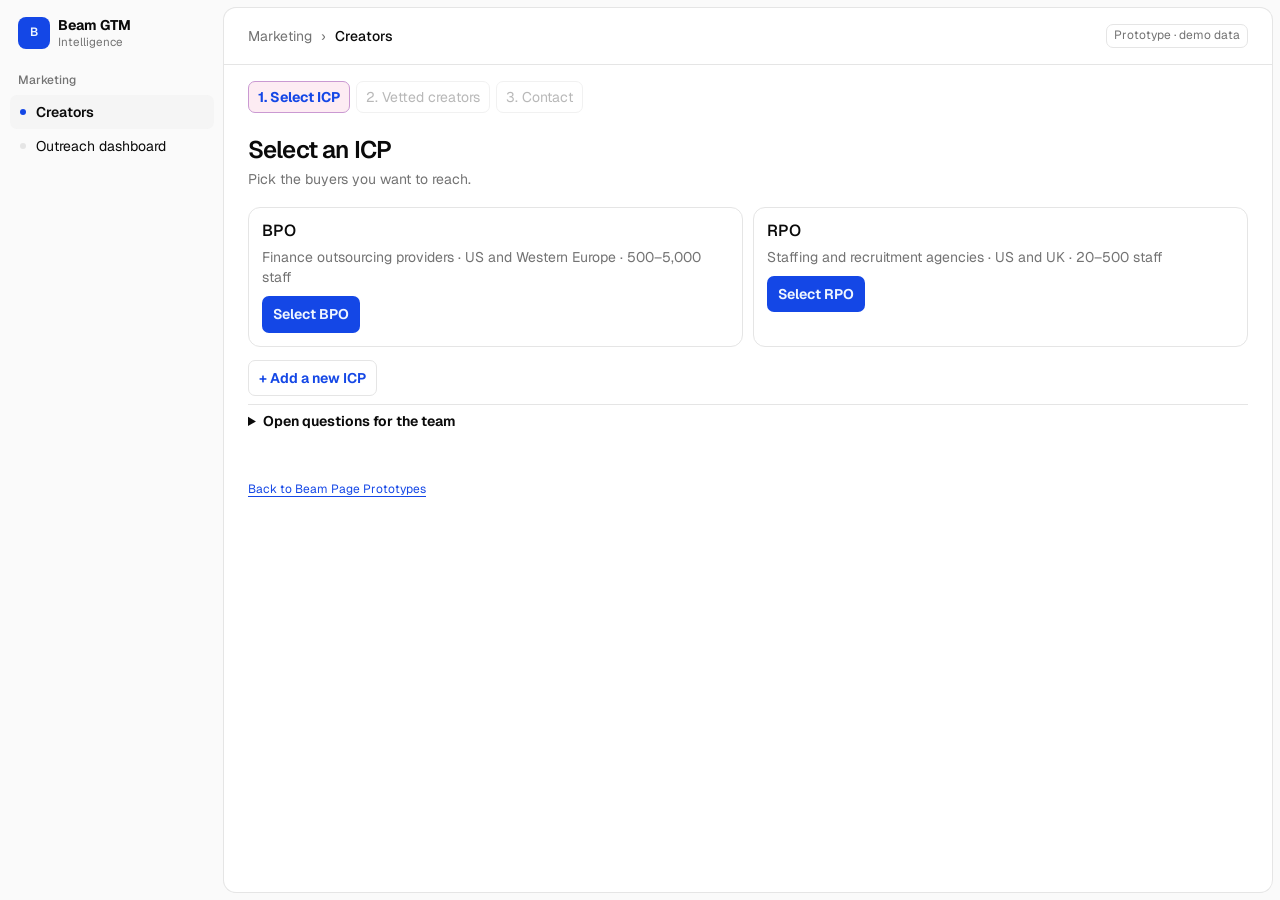
<file: creator-engine-prototype.html>
<!doctype html>
<html lang="en">
<head>
  <meta charset="utf-8">
  <meta name="viewport" content="width=device-width, initial-scale=1">
  <meta name="robots" content="noindex, nofollow">
  <title>Creators · Beam GTM Intelligence</title>
  <link rel="stylesheet" href="creator-engine.css">
  <script defer src="creator-engine.js"></script>
</head>
<body>
  <div class="mi-shell">
    <aside class="mi-sidebar">
      <div class="mi-brand"><span class="mi-logo" aria-hidden="true">B</span><div><strong>Beam GTM</strong><small>Intelligence</small></div></div>
      <nav class="mi-navigation" aria-label="Creators workspace">
        <p class="mi-group">Marketing</p>
        <button type="button" id="ce-workflow-view" aria-current="page">Creators</button>
        <button type="button" data-go="results">Outreach dashboard</button>
      </nav>
    </aside>
    <div class="mi-main">
      <header class="mi-header">
        <span class="mi-breadcrumb-separator">Marketing</span><span class="mi-breadcrumb-separator" aria-hidden="true">›</span>
        <strong id="mi-view-title">Creators</strong><span class="mi-context">Prototype · demo data</span>
      </header>
<div id="creator-engine-walkthrough">
  <nav class="ce-nav" aria-label="Creator workflow">
    <button type="button" data-go="icps">1. Select ICP</button>
    <button type="button" data-go="creators" disabled>2. Vetted creators</button>
    <button type="button" data-go="contact" disabled>3. Contact</button>
  </nav>
  <main>
    <section id="ce-icps">
      <div class="ce-hero"><h2>Select an ICP</h2><p>Pick the buyers you want to reach.</p></div>
      <div id="ce-library" class="ce-tiles"></div>
      <button type="button" class="ce-outline" id="ce-add">+ Add a new ICP</button>
      <div id="ce-intake-questions"></div>
    </section>
    <section id="ce-creators" hidden></section>
    <section id="ce-contact" hidden></section>
    <section id="ce-results" hidden></section>
  </main>
  <dialog id="ce-intake" aria-labelledby="ce-intake-title">
    <div class="ce-dialog-head"><h2 id="ce-intake-title">Add a new ICP</h2><button type="button" class="ce-outline" data-close="intake">Close</button></div>
    <ol class="ce-instructions"><li>Download the template and fill in the Value column.</li><li>Upload your completed TSV. Fix any flagged fields and upload it again.</li><li>Review the positioning, then approve the ICP to add it to the list.</li></ol>
    <div class="ce-actions"><a id="ce-download" class="ce-outline" download="beam-icp-template.tsv">Download template</a><button type="button" class="ce-outline" id="ce-example">Try a sample</button></div>
    <details><summary>View template text</summary><textarea id="ce-template-text" aria-label="ICP template text" readonly></textarea></details>
    <label class="ce-field" for="ce-file">Completed ICP file</label><input id="ce-file" type="file" accept=".tsv,text/tab-separated-values">
    <div id="ce-validation" aria-live="polite"></div>
    <button type="button" class="ce-primary" id="ce-approve" disabled>Approve and add ICP</button>
  </dialog>
  <dialog id="ce-detail" aria-labelledby="ce-detail-title"><div id="ce-detail-content"></div></dialog>
  <dialog id="ce-outcome" aria-labelledby="ce-outcome-title"><div id="ce-outcome-content"></div></dialog>
</div>
      <a class="mi-back" href="./">Back to Beam Page Prototypes</a>
    </div>
  </div>
</body>
</html>
</file>
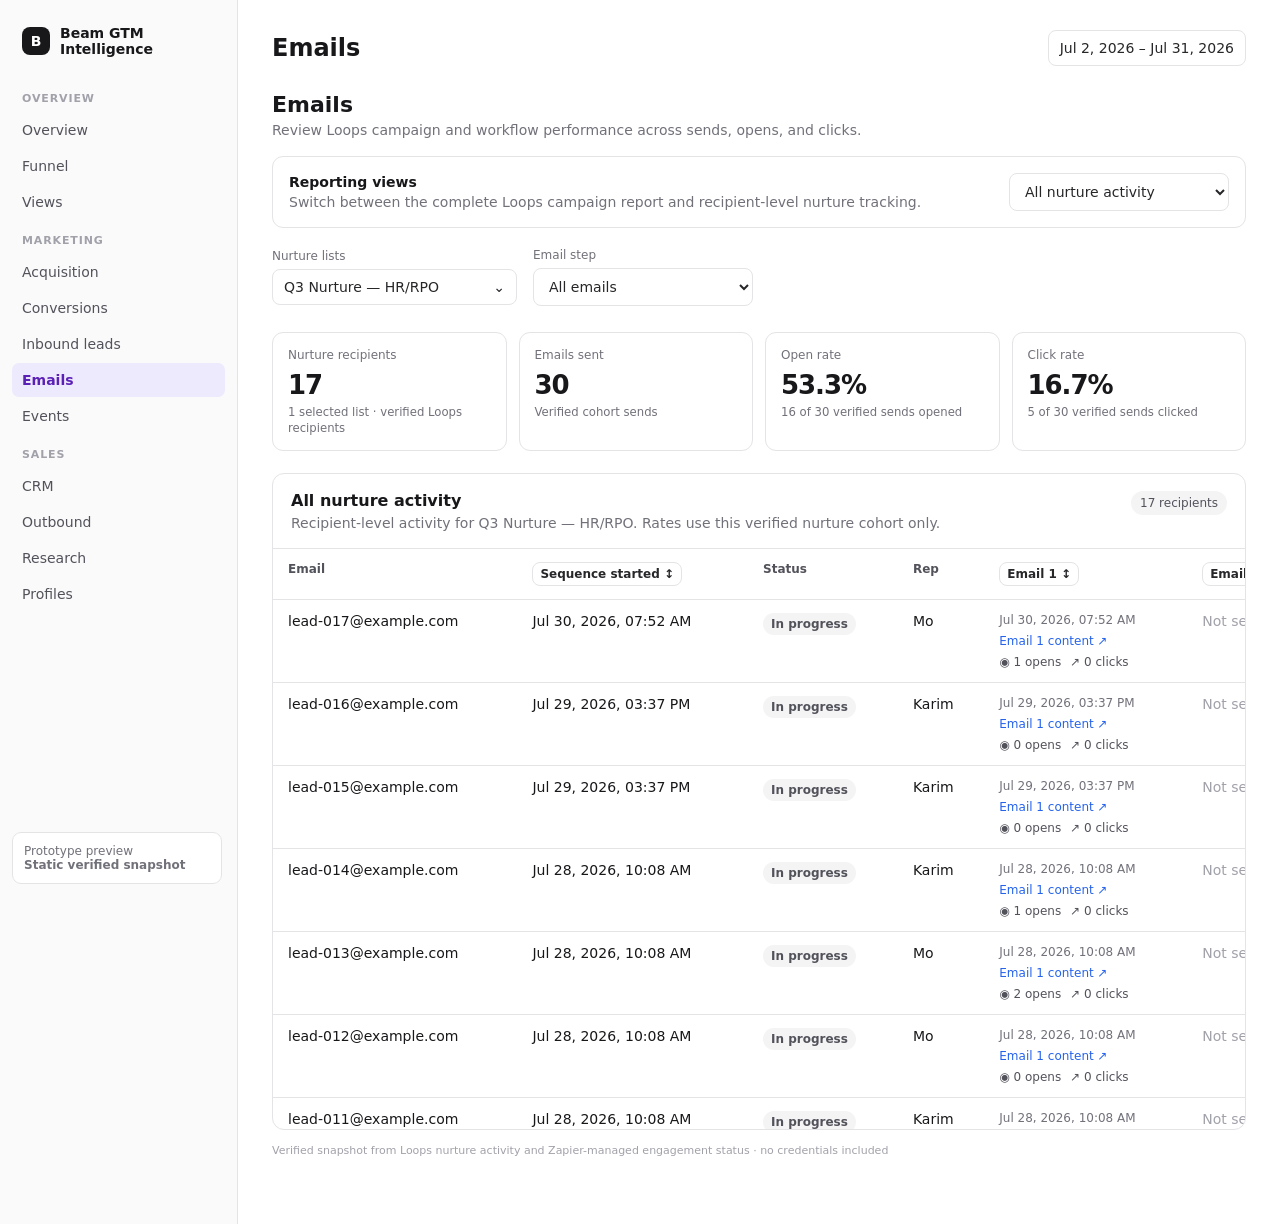
<file: email-nurture-prototype.html>
<!doctype html>
<html lang="en">
<head>
  <meta charset="utf-8">
  <meta name="viewport" content="width=device-width,initial-scale=1">
  <title>Beam GTM Intelligence — Email nurture</title>
  <style>
    :root{--bg:#fff;--side:#fafafa;--ink:#18181b;--muted:#71717a;--line:#e4e4e7;--soft:#f4f4f5;--purple:#6d28d9;--blue:#2563eb;--green:#047857;--amber:#a16207;--red:#b91c1c}*{box-sizing:border-box}body{margin:0;background:var(--bg);color:var(--ink);font:14px Inter,ui-sans-serif,system-ui,-apple-system,BlinkMacSystemFont,"Segoe UI",sans-serif}.shell{min-height:100vh;display:grid;grid-template-columns:238px minmax(0,1fr)}aside{background:var(--side);border-right:1px solid var(--line);padding:18px 12px}.brand{display:flex;gap:10px;align-items:center;padding:7px 10px 22px;font-weight:700}.mark{display:grid;place-items:center;width:28px;height:28px;border-radius:8px;background:#18181b;color:white}.nav-label{padding:13px 10px 6px;color:#a1a1aa;font-size:11px;font-weight:700;text-transform:uppercase;letter-spacing:.08em}.nav a{display:block;padding:9px 10px;margin:2px 0;border-radius:7px;color:#52525b;text-decoration:none}.nav a.active{background:#eeeafd;color:#5b21b6;font-weight:600}.dev{position:fixed;bottom:16px;width:210px;padding:11px;border:1px solid var(--line);border-radius:9px;background:#fff;color:var(--muted);font-size:12px}main{min-width:0;padding:30px 34px 56px}.top,.control-row,.card-head,.reporting-view{display:flex;justify-content:space-between;gap:16px;align-items:center}.top h1{margin:0;font-size:24px}.range,select,.multiselect,button{border:1px solid var(--line);background:#fff;border-radius:8px;padding:9px 11px;color:#27272a;font:inherit}.intro{margin:26px 0 16px}.intro h2{margin:0 0 5px;font-size:22px}.intro p,.card-head p,.reporting-view p{margin:0;color:var(--muted)}.reporting-view{margin:18px 0 4px;padding:16px;border:1px solid var(--line);border-radius:11px}.reporting-view strong{display:block;margin-bottom:4px}.control-row{justify-content:flex-start;flex-wrap:wrap;padding:16px 0}.field{display:flex;flex-direction:column;gap:6px}.field label{font-size:12px;color:var(--muted)}select{min-width:220px}.multiselect{min-width:245px;display:flex;justify-content:space-between}.metrics{display:grid;grid-template-columns:repeat(4,minmax(0,1fr));gap:12px;margin:10px 0 22px}.metric{border:1px solid var(--line);border-radius:11px;padding:15px;min-height:98px}.metric p{margin:0;color:var(--muted);font-size:12px}.metric strong{display:block;margin:8px 0 3px;font-size:26px;letter-spacing:-.04em}.metric small{color:var(--muted)}.card{border:1px solid var(--line);border-radius:12px;overflow:hidden}.card-head{align-items:flex-start;padding:17px 18px;border-bottom:1px solid var(--line)}.card-head h3{margin:0 0 5px;font-size:16px}.badge{padding:5px 9px;border-radius:999px;background:var(--soft);color:#52525b;font-size:12px}.table-wrap{overflow:auto;max-height:580px}table{border-collapse:collapse;width:100%;min-width:1320px;text-align:left}th{position:sticky;top:0;z-index:2;background:#fff;color:#52525b;font-size:12px}th,td{padding:13px 15px;border-bottom:1px solid var(--line);vertical-align:top;white-space:nowrap}th button{padding:4px 7px;font-weight:600}.lead{font-weight:500}.date{color:#71717a;font-size:12px;margin-bottom:5px}.content{color:var(--blue);text-decoration:none;font-size:12px}.counts{display:flex;gap:9px;margin-top:7px;color:#52525b;font-size:12px}.pill{display:inline-block;border-radius:999px;padding:4px 8px;font-size:12px;font-weight:600}.in_progress{background:#f4f4f5;color:#52525b}.completed{background:#dcfce7;color:#166534}.engaged{background:#dbeafe;color:#1d4ed8}.menu{position:fixed;z-index:10;display:none;width:210px;padding:6px;background:#fff;border:1px solid var(--line);border-radius:9px;box-shadow:0 12px 30px #0002}.menu.open{display:block}.menu button{display:block;width:100%;border:0;text-align:left;padding:9px}.menu button:hover{background:var(--soft)}.empty{color:#a1a1aa}.all-email-notice{display:none;margin-top:16px;padding:28px;border:1px dashed var(--line);border-radius:11px;text-align:center;color:var(--muted)}.foot{margin-top:14px;color:#a1a1aa;font-size:11px}@media(max-width:900px){.shell{grid-template-columns:1fr}aside{display:none}main{padding:22px 16px}.metrics{grid-template-columns:repeat(2,1fr)}.top,.reporting-view{align-items:flex-start;flex-direction:column}}
  </style>
</head>
<body>
<div class="shell">
  <aside><div class="brand"><span class="mark">B</span><span>Beam GTM<br>Intelligence</span></div><div class="nav"><div class="nav-label">Overview</div><a href="#">Overview</a><a href="#">Funnel</a><a href="#">Views</a><div class="nav-label">Marketing</div><a href="#">Acquisition</a><a href="#">Conversions</a><a href="#">Inbound leads</a><a class="active" href="#">Emails</a><a href="#">Events</a><div class="nav-label">Sales</div><a href="#">CRM</a><a href="#">Outbound</a><a href="#">Research</a><a href="#">Profiles</a></div><div class="dev">Prototype preview<br><strong>Static verified snapshot</strong></div></aside>
  <main>
    <div class="top"><h1>Emails</h1><div class="range">Jul 2, 2026 – Jul 31, 2026</div></div>
    <section class="intro"><h2>Emails</h2><p>Review Loops campaign and workflow performance across sends, opens, and clicks.</p></section>
    <section class="reporting-view"><div><strong>Reporting views</strong><p>Switch between the complete Loops campaign report and recipient-level nurture tracking.</p></div><select id="view" aria-label="Reporting view"><option value="nurture">All nurture activity</option><option value="all">All emails</option></select></section>
    <section class="control-row" id="nurtureControls">
      <div class="field"><label>Nurture lists</label><button class="multiselect" id="listFilter">Q3 Nurture — HR/RPO <span>✓</span></button></div>
      <div class="field"><label>Email step</label><select id="step"><option value="all">All emails</option><option value="1">Email 1</option><option value="2">Email 2</option><option value="3">Email 3</option></select></div>
    </section>
    <div id="nurtureReport"><section class="metrics" id="metrics"></section>
    <section class="card"><div class="card-head"><div><h3 id="cardTitle">All nurture activity</h3><p id="cardNote">Recipient-level activity for Q3 Nurture — HR/RPO. Rates use this verified nurture cohort only.</p></div><span class="badge" id="rowCount"></span></div><div class="table-wrap"><table><thead><tr><th>Email</th><th><button data-sort="start">Sequence started ↕</button></th><th>Status</th><th>Rep</th><th><button data-sort="1">Email 1 ↕</button></th><th><button data-sort="2">Email 2 ↕</button></th><th><button data-sort="3">Email 3 ↕</button></th></tr></thead><tbody id="rows"></tbody></table></div></section></div>
    <section class="all-email-notice" id="allEmailNotice"><strong>All email activity</strong><p>The complete campaign-level Loops report remains available in the live app. This static review snapshot contains the verified nurture cohort.</p></section>
    <p class="foot">Verified snapshot from Loops nurture activity and Zapier-managed engagement status · no credentials included</p>
  </main>
</div>
<div class="menu" id="menu"></div>
<script>
const loopUrl="https://app.loops.so/loops/cmriwfb3t07hu0j2jozto0n9f";
const raw=[
 ["lead-001@example.com","Mo","2026-07-22T13:08:12Z","completed",[[1,"2026-07-22T13:08:12Z",0,0],[2,"2026-07-27T13:08:13Z",0,0],[3,"2026-07-29T13:08:13Z",0,0]]],
 ["lead-002@example.com","Mo","2026-07-22T13:08:13Z","in_progress",[[1,"2026-07-22T13:08:13Z",0,0]]],
 ["lead-003@example.com","Karim","2026-07-22T14:21:13Z","completed",[[1,"2026-07-22T14:21:13Z",0,0],[2,"2026-07-27T14:21:15Z",1,0],[3,"2026-07-29T14:21:15Z",2,0]]],
 ["lead-004@example.com","Karim","2026-07-22T14:23:03Z","completed",[[1,"2026-07-22T14:23:03Z",2,0],[2,"2026-07-27T14:23:05Z",1,1],[3,"2026-07-29T14:23:05Z",1,0]]],
 ["lead-005@example.com","Karim","2026-07-22T14:23:04Z","engaged",[[1,"2026-07-22T14:23:04Z",2,0],[2,"2026-07-27T14:23:06Z",5,0]]],
 ["lead-006@example.com","Karim","2026-07-22T16:28:24Z","completed",[[1,"2026-07-22T16:28:24Z",0,0],[2,"2026-07-27T16:28:26Z",0,0],[3,"2026-07-29T16:28:26Z",0,0]]],
 ["lead-007@example.com","Mo","2026-07-23T08:39:09Z","completed",[[1,"2026-07-23T08:39:10Z",1,0],[2,"2026-07-28T08:39:10Z",1,1],[3,"2026-07-30T08:39:11Z",1,1]]],
 ["lead-008@example.com","Karim","2026-07-23T08:39:10Z","completed",[[1,"2026-07-23T08:39:12Z",2,0],[2,"2026-07-28T08:39:12Z",2,2],[3,"2026-07-30T08:39:13Z",2,2]]],
 ["lead-009@example.com","Karim","2026-07-28T10:08:50Z","in_progress",[[1,"2026-07-28T10:08:51Z",0,0]]],
 ["lead-010@example.com","Mo","2026-07-28T10:08:51Z","in_progress",[[1,"2026-07-28T10:08:52Z",0,0]]],
 ["lead-011@example.com","Karim","2026-07-28T10:08:52Z","in_progress",[[1,"2026-07-28T10:08:54Z",0,0]]],
 ["lead-012@example.com","Mo","2026-07-28T10:08:54Z","in_progress",[[1,"2026-07-28T10:08:55Z",0,0]]],
 ["lead-013@example.com","Mo","2026-07-28T10:08:55Z","in_progress",[[1,"2026-07-28T10:08:57Z",2,0]]],
 ["lead-014@example.com","Karim","2026-07-28T10:08:57Z","in_progress",[[1,"2026-07-28T10:08:58Z",1,0]]],
 ["lead-015@example.com","Karim","2026-07-29T15:37:38Z","in_progress",[[1,"2026-07-29T15:37:40Z",0,0]]],
 ["lead-016@example.com","Karim","2026-07-29T15:37:39Z","in_progress",[[1,"2026-07-29T15:37:40Z",0,0]]],
 ["lead-017@example.com","Mo","2026-07-30T07:52:38Z","in_progress",[[1,"2026-07-30T07:52:39Z",1,0]]]
].map(([email,rep,start,status,steps])=>({email,rep,start,status,steps:steps.map(([step,sentAt,opens,clicks])=>({step,sentAt,opens,clicks}))}));
const labels={in_progress:"In progress",completed:"Completed",engaged:"Engaged"};const availableLists=[...new Set(raw.map(r=>r.list||"Q3 Nurture — HR/RPO"))];const selectedLists=new Set(availableLists);let sort={kind:"start",dir:"desc"};
const fmt=v=>new Intl.DateTimeFormat("en-US",{month:"short",day:"numeric",year:"numeric",hour:"2-digit",minute:"2-digit"}).format(new Date(v));
function visibleSteps(){const v=document.querySelector("#step").value;return v==="all"?[1,2,3]:[Number(v)]}
function render(){let data=raw.filter(r=>selectedLists.has(r.list||"Q3 Nurture — HR/RPO"));if(sort.kind==="start")data.sort((a,b)=>(new Date(a.start)-new Date(b.start))*(sort.dir==="asc"?1:-1));else data.sort((a,b)=>{const A=a.steps.find(x=>x.step===sort.step)?.[sort.kind]??-1,B=b.steps.find(x=>x.step===sort.step)?.[sort.kind]??-1;return(B-A)||a.email.localeCompare(b.email)});const shown=visibleSteps();document.querySelector("#rows").innerHTML=data.length?data.map(r=>`<tr><td class="lead">${r.email}</td><td>${fmt(r.start)}</td><td><span class="pill ${r.status}">${labels[r.status]}</span></td><td>${r.rep}</td>${[1,2,3].map(n=>{const e=r.steps.find(x=>x.step===n);return `<td>${shown.includes(n)?e?`<div class="date">${fmt(e.sentAt)}</div><a class="content" target="_blank" rel="noreferrer" href="${loopUrl}">Email ${n} content ↗</a><div class="counts"><span>◉ ${e.opens} opens</span><span>↗ ${e.clicks} clicks</span></div>`:`<span class="empty">Not sent</span>`:`<span class="empty">Filtered</span>`}</td>`}).join("")}</tr>`).join(""):`<tr><td colspan="7" class="empty">Select one or more nurture lists to populate this report.</td></tr>`;const sends=data.flatMap(r=>r.steps).filter(e=>shown.includes(e.step)),opened=sends.filter(e=>e.opens>0),clicked=sends.filter(e=>e.clicks>0);document.querySelector("#metrics").innerHTML=[["Nurture recipients",data.length,`${selectedLists.size} selected ${selectedLists.size===1?"list":"lists"} · verified Loops recipients`],["Emails sent",sends.length,"Verified cohort sends"],["Open rate",sends.length?(100*opened.length/sends.length).toFixed(1)+"%":"—",`${opened.length} of ${sends.length} verified sends opened`],["Click rate",sends.length?(100*clicked.length/sends.length).toFixed(1)+"%":"—",`${clicked.length} of ${sends.length} verified sends clicked`]].map(x=>`<div class="metric"><p>${x[0]}</p><strong>${x[1]}</strong><small>${x[2]}</small></div>`).join("");document.querySelector("#rowCount").textContent=`${data.length} recipients`;document.querySelector("#listFilter").innerHTML=`${selectedLists.size===1?[...selectedLists][0]:`${selectedLists.size} lists selected`} <span>⌄</span>`}
function openMenu(button,items){const menu=document.querySelector("#menu"),r=button.getBoundingClientRect();menu.style.left=Math.min(r.left,innerWidth-225)+"px";menu.style.top=(r.bottom+5)+"px";menu.innerHTML=items.map((x,i)=>`<button data-i="${i}">${x.label}</button>`).join("");menu.classList.add("open");menu.querySelectorAll("button").forEach((b,i)=>b.onclick=()=>{items[i].run();menu.classList.remove("open");render()})}
document.querySelectorAll("th button").forEach(button=>button.onclick=()=>{const key=button.dataset.sort;if(key==="start")openMenu(button,[{label:"Newest sequence starts",run:()=>sort={kind:"start",dir:"desc"}},{label:"Oldest sequence starts",run:()=>sort={kind:"start",dir:"asc"}}]);else openMenu(button,[{label:"Sort by opens · high to low",run:()=>sort={kind:"opens",step:Number(key)}},{label:"Sort by clicks · high to low",run:()=>sort={kind:"clicks",step:Number(key)}}])});document.querySelector("#step").onchange=render;document.querySelector("#view").onchange=e=>{const nurture=e.target.value==="nurture";document.querySelector("#nurtureControls").style.display=nurture?"flex":"none";document.querySelector("#nurtureReport").style.display=nurture?"block":"none";document.querySelector("#allEmailNotice").style.display=nurture?"none":"block"};document.querySelector("#listFilter").onclick=e=>openMenu(e.currentTarget,availableLists.map(list=>({label:`${selectedLists.has(list)?"☑":"☐"} ${list}`,run:()=>{selectedLists.has(list)?selectedLists.delete(list):selectedLists.add(list)}})));document.onclick=e=>{if(!e.target.closest("button"))document.querySelector("#menu").classList.remove("open")};render();
</script>
</body>
</html>
</file>
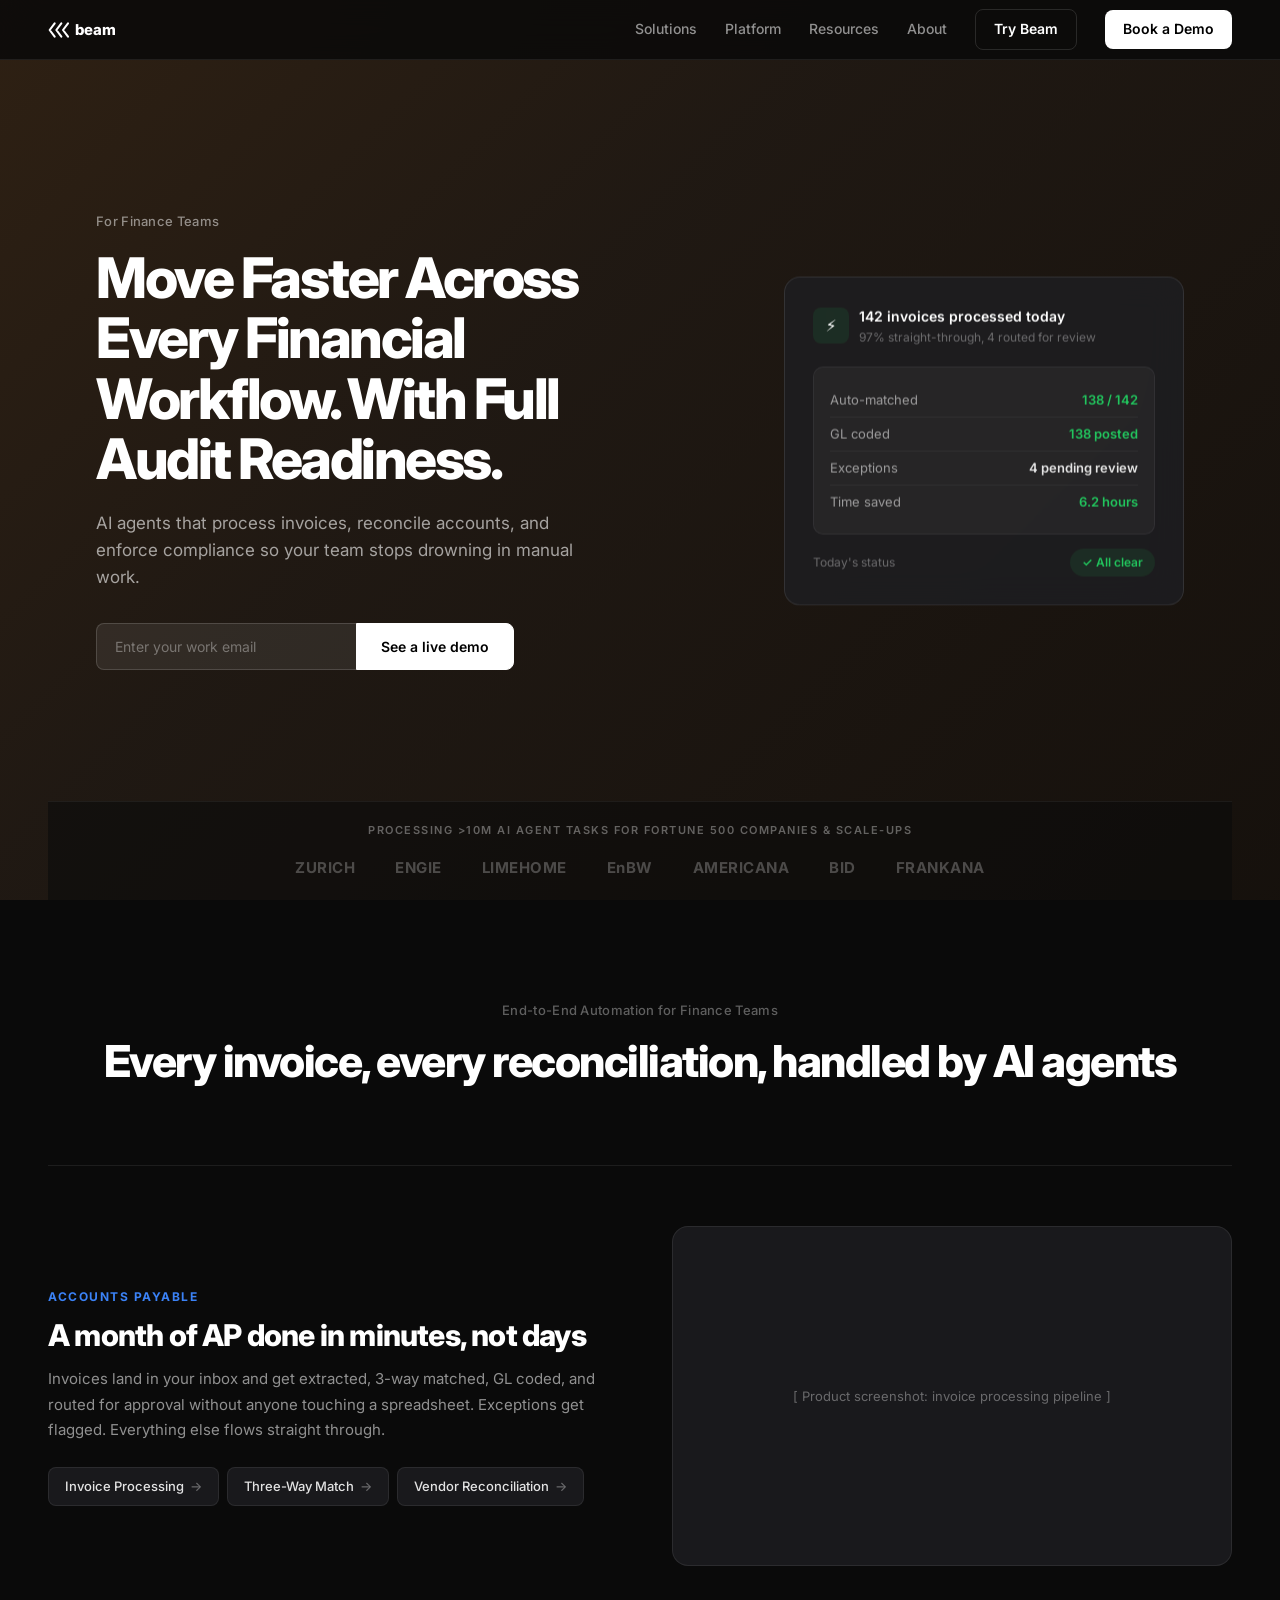
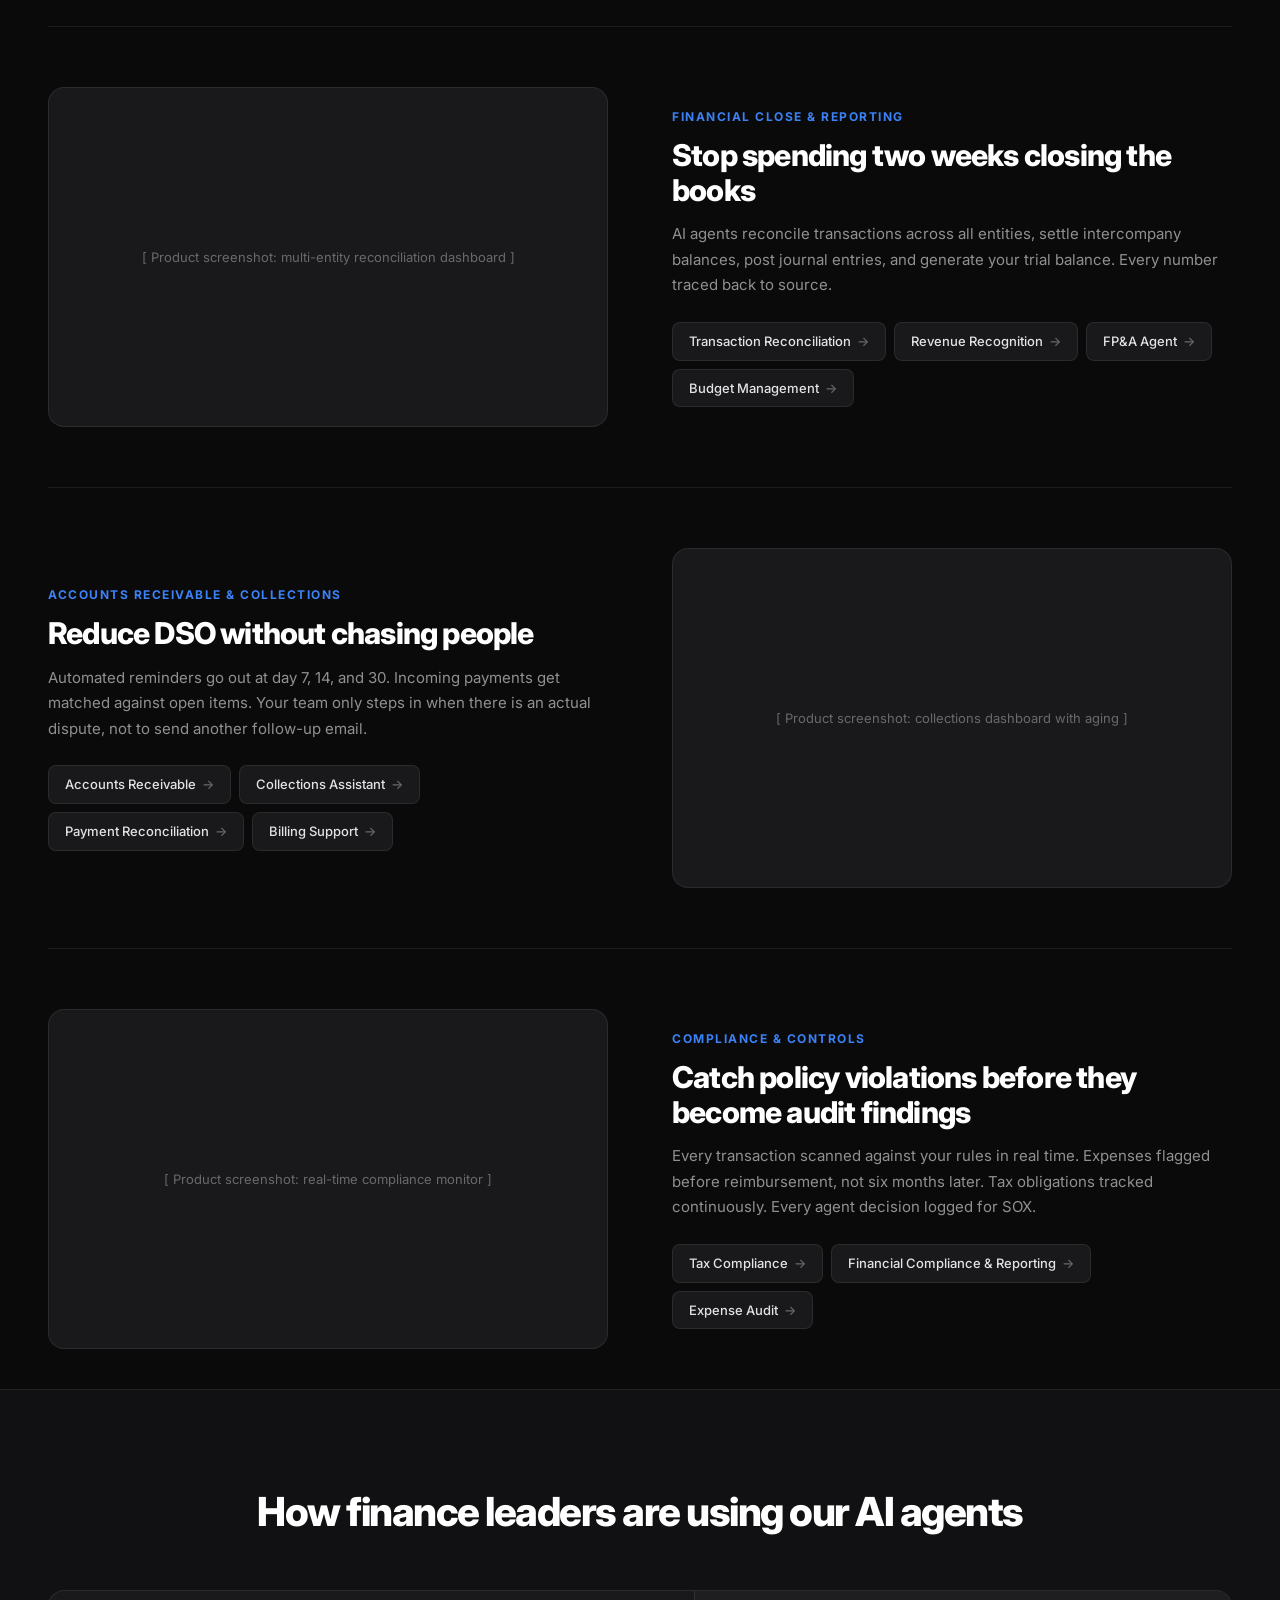
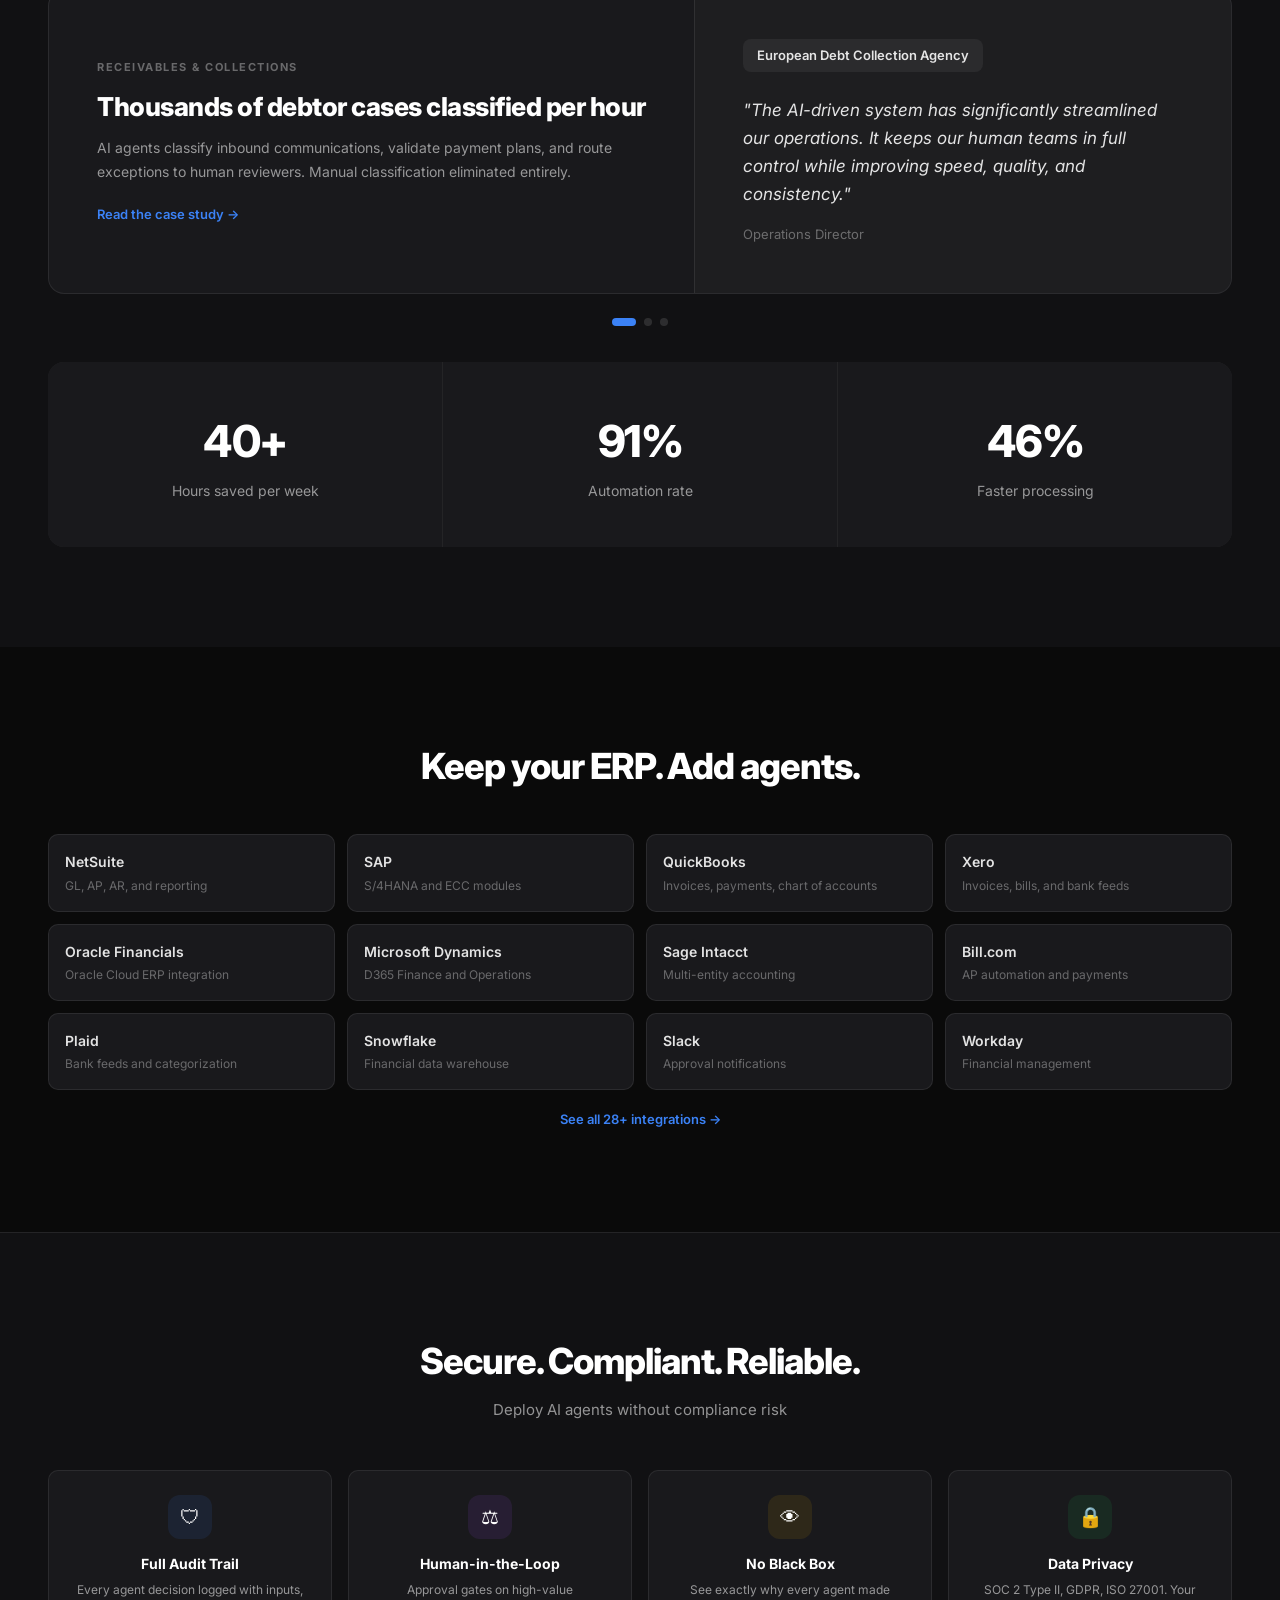
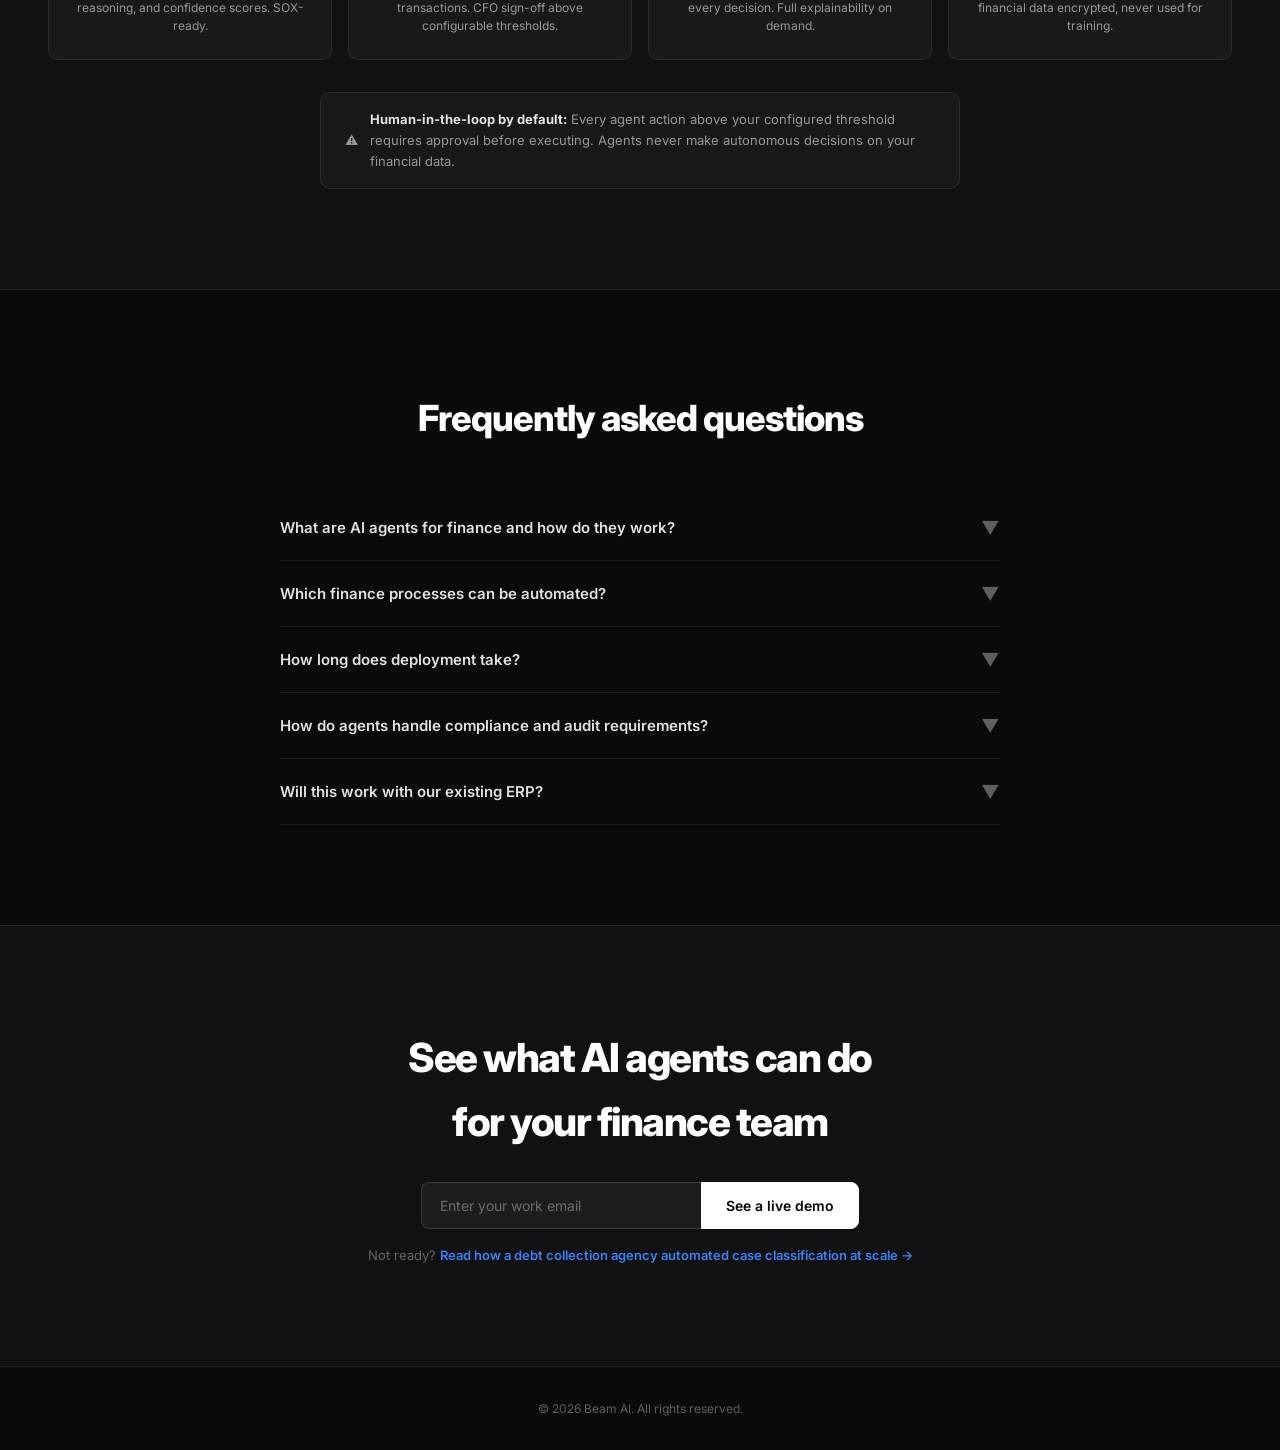
<file: finance-page-prototype.html>
<!DOCTYPE html>
<html lang="en">
<head>
  <meta charset="UTF-8">
  <meta name="viewport" content="width=device-width, initial-scale=1.0">
  <title>AI Agents for Finance Operations | Beam AI</title>
  <meta name="description" content="AI agents that automate invoice processing, reconciliation, AP/AR, and compliance for finance teams. Scale output without scaling headcount. Go live in 10 days.">
  <link rel="preconnect" href="https://fonts.googleapis.com">
  <link href="https://fonts.googleapis.com/css2?family=Inter:wght@400;500;600;700;800&display=swap" rel="stylesheet">
  <style>
    *,*::before,*::after{box-sizing:border-box;margin:0;padding:0}
    :root{
      --bg:#0a0a0a;--bg2:#111113;--bg3:#19191c;--bg4:#222226;
      --white:#fff;--t1:rgba(255,255,255,.88);--t2:rgba(255,255,255,.55);--t3:rgba(255,255,255,.35);
      --blue:#3b82f6;--green:#22c55e;
      --border:rgba(255,255,255,.08);--border2:rgba(255,255,255,.12);
      --r:16px;--r2:10px;--mw:1200px
    }
    body{font-family:'Inter',system-ui,sans-serif;background:var(--bg);color:var(--white);line-height:1.6;-webkit-font-smoothing:antialiased}

    /* NAV */
    nav{position:fixed;top:0;left:0;right:0;z-index:100;background:rgba(10,10,10,.85);backdrop-filter:blur(20px);border-bottom:1px solid var(--border);padding:0 48px;height:60px;display:flex;align-items:center;justify-content:space-between}
    .nav-logo{display:flex;align-items:center;gap:8px}
    .nav-logo svg{height:20px}
    .nav-links{display:flex;gap:28px;align-items:center}
    .nav-links a{color:var(--t2);text-decoration:none;font-size:14px;font-weight:500}
    .nav-links a:hover{color:var(--white)}
    .nav-try{border:1px solid var(--border2);padding:8px 18px;border-radius:8px;color:var(--white)!important;font-weight:600!important}
    .nav-book{background:var(--white)!important;color:#000!important;padding:8px 18px;border-radius:8px;font-weight:600!important}

    section{padding:100px 48px}.container{max-width:var(--mw);margin:0 auto}
    .eyebrow{font-size:13px;font-weight:500;color:var(--t2);letter-spacing:.3px;margin-bottom:16px}

    /* ═══════════ HERO ═══════════ */
    .hero{
      padding-top:0;padding-bottom:0;position:relative;
      min-height:100vh;display:flex;flex-direction:column;
      background:#1a1512;overflow:hidden
    }
    .hero::before{
      content:'';position:absolute;inset:0;
      background:linear-gradient(135deg,rgba(60,40,20,.6) 0%,rgba(40,30,20,.4) 40%,rgba(20,15,10,.7) 100%);
      z-index:1
    }
    .hero-inner{
      position:relative;z-index:2;flex:1;
      display:flex;flex-direction:column;justify-content:center;
      padding:140px 48px 60px
    }
    .hero-content{max-width:var(--mw);margin:0 auto;width:100%;position:relative}
    .hero .eyebrow{color:rgba(255,255,255,.5)}
    .hero h1{font-size:56px;font-weight:800;line-height:1.08;letter-spacing:-2.5px;margin-bottom:20px;max-width:600px}
    .hero .sub{font-size:17px;color:rgba(255,255,255,.6);line-height:1.6;margin-bottom:32px;max-width:480px}
    .hero-cta{display:flex;gap:0}
    .hero-cta input{
      width:260px;padding:14px 18px;
      background:rgba(255,255,255,.08);border:1px solid rgba(255,255,255,.15);
      border-right:none;border-radius:8px 0 0 8px;
      color:#fff;font-size:14px;font-family:inherit;outline:none
    }
    .hero-cta input::placeholder{color:rgba(255,255,255,.35)}
    .hero-cta input:focus{border-color:rgba(255,255,255,.3)}
    .hero-cta button{
      padding:14px 24px;background:var(--white);color:#000;
      border:1px solid var(--white);border-radius:0 8px 8px 0;
      font-size:14px;font-weight:600;font-family:inherit;cursor:pointer;white-space:nowrap
    }
    .hero-cta button:hover{background:#e5e5e5}

    /* floating card */
    .hero-card{
      position:absolute;right:0;top:50%;transform:translateY(-50%);
      width:400px;background:rgba(30,30,34,.85);
      backdrop-filter:blur(16px);
      border:1px solid rgba(255,255,255,.1);border-radius:16px;
      padding:28px;color:var(--white)
    }
    .hc-header{display:flex;align-items:center;gap:10px;margin-bottom:20px}
    .hc-icon{width:36px;height:36px;border-radius:8px;background:rgba(34,197,94,.1);display:flex;align-items:center;justify-content:center;font-size:16px;flex-shrink:0}
    .hc-title{font-size:14px;font-weight:600}.hc-sub{font-size:12px;color:var(--t3)}
    .hc-body{background:rgba(255,255,255,.04);border:1px solid rgba(255,255,255,.06);border-radius:10px;padding:16px;margin-bottom:14px}
    .hc-row{display:flex;justify-content:space-between;align-items:center;padding:6px 0;font-size:13px}
    .hc-row:not(:last-child){border-bottom:1px solid rgba(255,255,255,.05)}
    .hc-label{color:var(--t2)}.hc-val{font-weight:600;color:var(--t1)}
    .hc-val.green{color:var(--green)}
    .hc-footer{display:flex;align-items:center;justify-content:space-between;font-size:12px;color:var(--t3)}
    .hc-badge{padding:4px 12px;background:rgba(34,197,94,.1);color:var(--green);border-radius:100px;font-weight:600;font-size:12px}

    /* logo bar */
    .logo-bar{
      position:relative;z-index:2;
      border-top:1px solid rgba(255,255,255,.06);
      padding:20px 48px;background:rgba(10,10,10,.6)
    }
    .logo-bar-inner{max-width:var(--mw);margin:0 auto;text-align:center}
    .logo-bar p{font-size:11px;color:var(--t3);text-transform:uppercase;letter-spacing:1.5px;font-weight:600;margin-bottom:16px}
    .logos{display:flex;align-items:center;justify-content:center;gap:40px;flex-wrap:wrap}
    .logos span{font-size:15px;font-weight:700;color:rgba(255,255,255,.25);letter-spacing:.5px}

    /* ═══════════ AGENT AREAS ═══════════ */
    .areas{padding-top:100px;padding-bottom:40px}
    .areas-header{text-align:center;margin-bottom:80px}
    .areas-header .eyebrow{color:var(--t3)}
    .areas-header h2{font-size:44px;font-weight:800;letter-spacing:-1.5px;line-height:1.1}

    .area{display:grid;grid-template-columns:1fr 1fr;gap:64px;align-items:center;padding:60px 0;border-top:1px solid var(--border)}
    .area:last-child{padding-bottom:0}
    .area.rev .area-text{order:2}.area.rev .area-img{order:1}
    .area-label{font-size:12px;font-weight:700;color:var(--blue);text-transform:uppercase;letter-spacing:1.5px;margin-bottom:12px}
    .area h3{font-size:30px;font-weight:800;letter-spacing:-.8px;margin-bottom:14px;line-height:1.15}
    .area-desc{font-size:15px;color:var(--t2);line-height:1.7;margin-bottom:24px}
    .area-links{display:flex;flex-wrap:wrap;gap:8px}
    .al{display:inline-flex;align-items:center;gap:6px;padding:8px 16px;background:var(--bg3);border:1px solid var(--border);border-radius:8px;font-size:13px;font-weight:500;color:var(--t1);text-decoration:none;transition:border-color .2s}
    .al:hover{border-color:var(--blue)}
    .al .arr{color:var(--t3);transition:transform .2s}.al:hover .arr{transform:translateX(2px);color:var(--blue)}
    .area-img{
      background:var(--bg3);border:1px solid var(--border);border-radius:var(--r);
      min-height:340px;display:flex;align-items:center;justify-content:center;
      color:var(--t3);font-size:13px;padding:32px
    }

    /* ═══════════ SOCIAL PROOF ═══════════ */
    .proof{background:var(--bg2);border-top:1px solid var(--border)}
    .proof-header{text-align:center;margin-bottom:56px}
    .proof-header h2{font-size:40px;font-weight:800;letter-spacing:-1.5px;line-height:1.1}
    .slider-wrap{position:relative;overflow:hidden;border-radius:var(--r);background:var(--bg3);border:1px solid var(--border);margin-bottom:24px}
    .slider-track{display:flex;transition:transform .5s ease}
    .slide{min-width:100%;display:grid;grid-template-columns:1.2fr 1fr}
    .slide-l{padding:48px;display:flex;flex-direction:column;justify-content:center}
    .slide-l .cl{font-size:11px;font-weight:700;color:var(--t3);text-transform:uppercase;letter-spacing:1.5px;margin-bottom:14px}
    .slide-l h3{font-size:26px;font-weight:800;letter-spacing:-.5px;margin-bottom:14px;line-height:1.2}
    .slide-l p{font-size:14px;color:var(--t2);line-height:1.7;margin-bottom:20px}
    .slide-l a{color:var(--blue);text-decoration:none;font-size:13px;font-weight:600}
    .slide-r{padding:48px;background:rgba(255,255,255,.02);border-left:1px solid var(--border);display:flex;flex-direction:column;justify-content:center}
    .slide-badge{display:inline-block;padding:6px 14px;background:rgba(255,255,255,.06);border-radius:8px;font-size:13px;font-weight:600;color:var(--t1);margin-bottom:24px;align-self:flex-start}
    .slide-qt{font-size:17px;line-height:1.65;color:var(--t1);font-style:italic;margin-bottom:16px}
    .slide-au{font-size:13px;color:var(--t3)}
    .dots{display:flex;justify-content:center;gap:8px;margin-bottom:36px}
    .dot{width:8px;height:8px;border-radius:50%;background:var(--border2);border:none;cursor:pointer;padding:0;transition:background .3s,width .3s}
    .dot.active{width:24px;border-radius:4px;background:var(--blue)}
    .pstats{display:grid;grid-template-columns:repeat(3,1fr);gap:1px;background:var(--border);border-radius:var(--r);overflow:hidden}
    .pstat{text-align:center;padding:44px 24px;background:var(--bg3)}
    .pstat-n{font-size:44px;font-weight:800;letter-spacing:-1.5px;margin-bottom:4px}
    .pstat-d{font-size:14px;color:var(--t2)}

    /* ═══════════ INTEGRATIONS ═══════════ */
    .integ{background:var(--bg)}
    .integ-header{text-align:center;margin-bottom:48px}
    .integ-header h2{font-size:36px;font-weight:800;letter-spacing:-1px;line-height:1.1}
    .igrid{display:grid;grid-template-columns:repeat(4,1fr);gap:12px;margin-bottom:16px}
    .ic{padding:16px;background:var(--bg3);border:1px solid var(--border);border-radius:var(--r2);transition:border-color .2s}
    .ic:hover{border-color:var(--border2)}
    .ic-n{font-size:14px;font-weight:600;color:var(--t1);margin-bottom:4px}
    .ic-d{font-size:12px;color:var(--t3);line-height:1.4}
    .imore{text-align:center;margin-top:16px}.imore a{color:var(--blue);text-decoration:none;font-size:13px;font-weight:600}

    /* ═══════════ TRUST ═══════════ */
    .trust{background:var(--bg2);border-top:1px solid var(--border)}
    .trust-header{text-align:center;margin-bottom:48px}
    .trust-header h2{font-size:36px;font-weight:800;letter-spacing:-1px;margin-bottom:8px}
    .trust-header p{font-size:15px;color:var(--t2);max-width:600px;margin:0 auto}
    .tgrid{display:grid;grid-template-columns:repeat(4,1fr);gap:16px;margin-bottom:32px}
    .tc{padding:24px;background:var(--bg3);border:1px solid var(--border);border-radius:var(--r2);text-align:center}
    .tc-i{width:44px;height:44px;border-radius:12px;display:flex;align-items:center;justify-content:center;font-size:20px;margin:0 auto 14px}
    .tc h4{font-size:14px;font-weight:700;margin-bottom:6px}
    .tc p{font-size:12px;color:var(--t2);line-height:1.5}
    .hitl{max-width:640px;margin:0 auto;padding:16px 24px;background:rgba(255,255,255,.03);border:1px solid var(--border);border-radius:10px;display:flex;align-items:center;gap:12px;font-size:13px;color:var(--t2)}
    .hitl strong{color:var(--t1)}

    /* ═══════════ FAQ ═══════════ */
    .faq{background:var(--bg);border-top:1px solid var(--border)}
    .faq-header{text-align:center;margin-bottom:48px}
    .faq-header h2{font-size:36px;font-weight:800;letter-spacing:-1px}
    .faq-list{max-width:720px;margin:0 auto}
    .faq-item{border-bottom:1px solid var(--border)}
    .fq{width:100%;background:none;border:none;padding:22px 0;display:flex;align-items:center;justify-content:space-between;cursor:pointer;font-family:inherit;text-align:left}
    .fq span{font-size:15px;font-weight:600;color:var(--t1)}
    .fq .ch{font-size:18px;color:var(--t3);transition:transform .3s;flex-shrink:0;margin-left:20px}
    .faq-item.open .fq .ch{transform:rotate(180deg);color:var(--blue)}
    .fa{max-height:0;overflow:hidden;transition:max-height .35s ease}
    .faq-item.open .fa{max-height:300px;padding-bottom:20px}
    .fa p{font-size:14px;color:var(--t2);line-height:1.8}

    /* ═══════════ FINAL CTA ═══════════ */
    .fcta{background:var(--bg2);text-align:center;border-top:1px solid var(--border)}
    .fcta h2{font-size:40px;font-weight:800;letter-spacing:-1.5px;margin-bottom:28px}
    .fcta-row{display:flex;gap:0;justify-content:center;margin-bottom:16px}
    .fcta-row input{width:280px;padding:14px 18px;background:rgba(255,255,255,.05);border:1px solid var(--border2);border-right:none;border-radius:8px 0 0 8px;color:#fff;font-size:14px;font-family:inherit;outline:none}
    .fcta-row input::placeholder{color:var(--t3)}
    .fcta-row button{padding:14px 24px;background:var(--white);color:#000;border:1px solid var(--white);border-radius:0 8px 8px 0;font-size:14px;font-weight:600;font-family:inherit;cursor:pointer;white-space:nowrap}
    .fcta .fsub{font-size:13px;color:var(--t3)}.fcta .fsub a{color:var(--blue);text-decoration:none;font-weight:600}
    footer{padding:32px 48px;border-top:1px solid var(--border);text-align:center;font-size:12px;color:var(--t3)}

    @media(max-width:1024px){
      .hero-card{display:none}
      .area,.slide{grid-template-columns:1fr;gap:32px}
      .area.rev .area-text{order:1}.area.rev .area-img{order:2}
      .igrid,.tgrid{grid-template-columns:repeat(2,1fr)}
    }
    @media(max-width:768px){
      section{padding:60px 20px}
      .hero h1{font-size:34px}
      .hero-inner{padding:120px 20px 40px}
      .logo-bar{padding:16px 20px}
      .areas-header h2,.proof-header h2,.fcta h2{font-size:28px}
      .integ-header h2,.trust-header h2,.faq-header h2{font-size:24px}
      .area h3{font-size:24px}
      .pstats,.igrid,.tgrid{grid-template-columns:1fr}
    }
  </style>
</head>
<body>

<!-- NAV -->
<nav>
  <div class="nav-logo">
    <svg viewBox="0 0 100 24" fill="none" xmlns="http://www.w3.org/2000/svg"><path d="M8 4L2 12L8 20M16 4L10 12L16 20M24 4L18 12L24 20" stroke="white" stroke-width="2.5" stroke-linecap="round" stroke-linejoin="round"/><text x="32" y="18" fill="white" font-family="Inter" font-weight="800" font-size="18">beam</text></svg>
  </div>
  <div class="nav-links">
    <a href="#">Solutions</a><a href="#">Platform</a><a href="#">Resources</a><a href="#">About</a>
    <a href="#" class="nav-try">Try Beam</a>
    <a href="#" class="nav-book">Book a Demo</a>
  </div>
</nav>

<!-- ═══════════ HERO ═══════════ -->
<section class="hero">
  <div class="hero-inner">
    <div class="hero-content">
      <p class="eyebrow">For Finance Teams</p>
      <h1>Move Faster Across Every Financial Workflow. With Full Audit Readiness.</h1>
      <p class="sub">AI agents that process invoices, reconcile accounts, and enforce compliance so your team stops drowning in manual work.</p>
      <div class="hero-cta">
        <input type="email" placeholder="Enter your work email">
        <button>See a live demo</button>
      </div>

      <!-- floating card -->
      <div class="hero-card">
        <div class="hc-header">
          <div class="hc-icon">&#9889;</div>
          <div>
            <div class="hc-title">142 invoices processed today</div>
            <div class="hc-sub">97% straight-through, 4 routed for review</div>
          </div>
        </div>
        <div class="hc-body">
          <div class="hc-row"><span class="hc-label">Auto-matched</span><span class="hc-val green">138 / 142</span></div>
          <div class="hc-row"><span class="hc-label">GL coded</span><span class="hc-val green">138 posted</span></div>
          <div class="hc-row"><span class="hc-label">Exceptions</span><span class="hc-val">4 pending review</span></div>
          <div class="hc-row"><span class="hc-label">Time saved</span><span class="hc-val green">6.2 hours</span></div>
        </div>
        <div class="hc-footer">
          <span>Today's status</span>
          <span class="hc-badge">&#10003; All clear</span>
        </div>
      </div>
    </div>
  </div>
  <!-- logo bar -->
  <div class="logo-bar">
    <div class="logo-bar-inner">
      <p>Processing &gt;10m AI agent tasks for Fortune 500 companies &amp; scale-ups</p>
      <div class="logos">
        <span>ZURICH</span>
        <span>ENGIE</span>
        <span>LIMEHOME</span>
        <span>EnBW</span>
        <span>AMERICANA</span>
        <span>BID</span>
        <span>FRANKANA</span>
      </div>
    </div>
  </div>
</section>

<!-- ═══════════ AGENT AREAS (stacked, alternating) ═══════════ -->
<section class="areas">
  <div class="container">
    <div class="areas-header">
      <p class="eyebrow">End-to-End Automation for Finance Teams</p>
      <h2>Every invoice, every reconciliation, handled by AI agents</h2>
    </div>

    <!-- 1. Accounts Payable -->
    <div class="area">
      <div class="area-text">
        <div class="area-label">Accounts Payable</div>
        <h3>A month of AP done in minutes, not days</h3>
        <p class="area-desc">Invoices land in your inbox and get extracted, 3-way matched, GL coded, and routed for approval without anyone touching a spreadsheet. Exceptions get flagged. Everything else flows straight through.</p>
        <div class="area-links">
          <a href="https://beam.ai/agents/invoice-processing-ai-agent" class="al">Invoice Processing <span class="arr">&rarr;</span></a>
          <a href="https://beam.ai/agents/three-way-match-agent" class="al">Three-Way Match <span class="arr">&rarr;</span></a>
          <a href="https://beam.ai/agents/vendor-reconciliation-agent" class="al">Vendor Reconciliation <span class="arr">&rarr;</span></a>
        </div>
      </div>
      <div class="area-img">[ Product screenshot: invoice processing pipeline ]</div>
    </div>

    <!-- 2. Financial Close -->
    <div class="area rev">
      <div class="area-text">
        <div class="area-label">Financial Close &amp; Reporting</div>
        <h3>Stop spending two weeks closing the books</h3>
        <p class="area-desc">AI agents reconcile transactions across all entities, settle intercompany balances, post journal entries, and generate your trial balance. Every number traced back to source.</p>
        <div class="area-links">
          <a href="https://beam.ai/agents/accounts-reconciliation-ai-agent" class="al">Transaction Reconciliation <span class="arr">&rarr;</span></a>
          <a href="https://beam.ai/agents/revenue-recognition-agent" class="al">Revenue Recognition <span class="arr">&rarr;</span></a>
          <a href="https://beam.ai/agents/fpa-agent" class="al">FP&amp;A Agent <span class="arr">&rarr;</span></a>
          <a href="https://beam.ai/agents/budget-management-agent" class="al">Budget Management <span class="arr">&rarr;</span></a>
        </div>
      </div>
      <div class="area-img">[ Product screenshot: multi-entity reconciliation dashboard ]</div>
    </div>

    <!-- 3. AR & Collections -->
    <div class="area">
      <div class="area-text">
        <div class="area-label">Accounts Receivable &amp; Collections</div>
        <h3>Reduce DSO without chasing people</h3>
        <p class="area-desc">Automated reminders go out at day 7, 14, and 30. Incoming payments get matched against open items. Your team only steps in when there is an actual dispute, not to send another follow-up email.</p>
        <div class="area-links">
          <a href="https://beam.ai/agents/accounts-receivable-agent" class="al">Accounts Receivable <span class="arr">&rarr;</span></a>
          <a href="https://beam.ai/agents/ar-collections-assistant" class="al">Collections Assistant <span class="arr">&rarr;</span></a>
          <a href="https://beam.ai/agents/invoice-reconciliation-agent" class="al">Payment Reconciliation <span class="arr">&rarr;</span></a>
          <a href="https://beam.ai/agents/billing-support-agent" class="al">Billing Support <span class="arr">&rarr;</span></a>
        </div>
      </div>
      <div class="area-img">[ Product screenshot: collections dashboard with aging ]</div>
    </div>

    <!-- 4. Compliance -->
    <div class="area rev">
      <div class="area-text">
        <div class="area-label">Compliance &amp; Controls</div>
        <h3>Catch policy violations before they become audit findings</h3>
        <p class="area-desc">Every transaction scanned against your rules in real time. Expenses flagged before reimbursement, not six months later. Tax obligations tracked continuously. Every agent decision logged for SOX.</p>
        <div class="area-links">
          <a href="https://beam.ai/agents/tax-compliance-agent" class="al">Tax Compliance <span class="arr">&rarr;</span></a>
          <a href="https://beam.ai/agents/financial-compliance-and-reporting-agent" class="al">Financial Compliance &amp; Reporting <span class="arr">&rarr;</span></a>
          <a href="https://beam.ai/agents/expense-audit-agent" class="al">Expense Audit <span class="arr">&rarr;</span></a>
        </div>
      </div>
      <div class="area-img">[ Product screenshot: real-time compliance monitor ]</div>
    </div>
  </div>
</section>

<!-- ═══════════ SOCIAL PROOF ═══════════ -->
<section class="proof">
  <div class="container">
    <div class="proof-header">
      <h2>How finance leaders are using our AI agents</h2>
    </div>
    <div class="slider-wrap">
      <div class="slider-track" id="sliderTrack">
        <div class="slide">
          <div class="slide-l"><div class="cl">Receivables &amp; Collections</div><h3>Thousands of debtor cases classified per hour</h3><p>AI agents classify inbound communications, validate payment plans, and route exceptions to human reviewers. Manual classification eliminated entirely.</p><a href="https://beam.ai/resources/case-studies/debt-collection-case-study">Read the case study &rarr;</a></div>
          <div class="slide-r"><div class="slide-badge">European Debt Collection Agency</div><p class="slide-qt">"The AI-driven system has significantly streamlined our operations. It keeps our human teams in full control while improving speed, quality, and consistency."</p><div class="slide-au">Operations Director</div></div>
        </div>
        <div class="slide">
          <div class="slide-l"><div class="cl">Claims &amp; Processing</div><h3>91% of motor claims processed without manual intervention</h3><p>Data extraction, policy validation, and approval routing handled end-to-end. Processing time cut nearly in half with higher accuracy.</p><a href="https://beam.ai/resources/case-studies/dutch-insurance-claims-processing">Read the case study &rarr;</a></div>
          <div class="slide-r"><div class="slide-badge">Dutch Insurance Provider</div><p class="slide-qt">"What used to take days now happens in hours, with higher accuracy and a 9% improvement in customer satisfaction scores."</p><div class="slide-au">Head of Operations</div></div>
        </div>
        <div class="slide">
          <div class="slide-l"><div class="cl">Financial Operations</div><h3>Quotation generation reduced from hours to minutes</h3><p>End-to-end quotation automation. AI agents generate, validate, and deliver financial quotes so teams focus on client relationships.</p><a href="https://beam.ai/resources/case-studies/streamlining-quotation-generation-with-ai-automation">Read the case study &rarr;</a></div>
          <div class="slide-r"><div class="slide-badge">Financial Services Company</div><p class="slide-qt">"The quotation process went from a manual bottleneck to an automated pipeline. Our team focuses on relationships now, not paperwork."</p><div class="slide-au">VP of Operations</div></div>
        </div>
      </div>
    </div>
    <div class="dots">
      <button class="dot active" data-slide="0"></button>
      <button class="dot" data-slide="1"></button>
      <button class="dot" data-slide="2"></button>
    </div>
    <div class="pstats">
      <div class="pstat"><div class="pstat-n">40+</div><div class="pstat-d">Hours saved per week</div></div>
      <div class="pstat"><div class="pstat-n">91%</div><div class="pstat-d">Automation rate</div></div>
      <div class="pstat"><div class="pstat-n">46%</div><div class="pstat-d">Faster processing</div></div>
    </div>
  </div>
</section>

<!-- ═══════════ INTEGRATIONS ═══════════ -->
<section class="integ">
  <div class="container">
    <div class="integ-header">
      <h2>Keep your ERP. Add agents.</h2>
    </div>
    <div class="igrid">
      <div class="ic"><div class="ic-n">NetSuite</div><div class="ic-d">GL, AP, AR, and reporting</div></div>
      <div class="ic"><div class="ic-n">SAP</div><div class="ic-d">S/4HANA and ECC modules</div></div>
      <div class="ic"><div class="ic-n">QuickBooks</div><div class="ic-d">Invoices, payments, chart of accounts</div></div>
      <div class="ic"><div class="ic-n">Xero</div><div class="ic-d">Invoices, bills, and bank feeds</div></div>
      <div class="ic"><div class="ic-n">Oracle Financials</div><div class="ic-d">Oracle Cloud ERP integration</div></div>
      <div class="ic"><div class="ic-n">Microsoft Dynamics</div><div class="ic-d">D365 Finance and Operations</div></div>
      <div class="ic"><div class="ic-n">Sage Intacct</div><div class="ic-d">Multi-entity accounting</div></div>
      <div class="ic"><div class="ic-n">Bill.com</div><div class="ic-d">AP automation and payments</div></div>
      <div class="ic"><div class="ic-n">Plaid</div><div class="ic-d">Bank feeds and categorization</div></div>
      <div class="ic"><div class="ic-n">Snowflake</div><div class="ic-d">Financial data warehouse</div></div>
      <div class="ic"><div class="ic-n">Slack</div><div class="ic-d">Approval notifications</div></div>
      <div class="ic"><div class="ic-n">Workday</div><div class="ic-d">Financial management</div></div>
    </div>
    <div class="imore"><a href="#">See all 28+ integrations &rarr;</a></div>
  </div>
</section>

<!-- ═══════════ TRUST ═══════════ -->
<section class="trust">
  <div class="container">
    <div class="trust-header">
      <h2>Secure. Compliant. Reliable.</h2>
      <p>Deploy AI agents without compliance risk</p>
    </div>
    <div class="tgrid">
      <div class="tc"><div class="tc-i" style="background:rgba(59,130,246,.1)">&#128737;</div><h4>Full Audit Trail</h4><p>Every agent decision logged with inputs, reasoning, and confidence scores. SOX-ready.</p></div>
      <div class="tc"><div class="tc-i" style="background:rgba(168,85,247,.1)">&#9878;</div><h4>Human-in-the-Loop</h4><p>Approval gates on high-value transactions. CFO sign-off above configurable thresholds.</p></div>
      <div class="tc"><div class="tc-i" style="background:rgba(234,179,8,.1)">&#128065;</div><h4>No Black Box</h4><p>See exactly why every agent made every decision. Full explainability on demand.</p></div>
      <div class="tc"><div class="tc-i" style="background:rgba(34,197,94,.1)">&#128274;</div><h4>Data Privacy</h4><p>SOC 2 Type II, GDPR, ISO 27001. Your financial data encrypted, never used for training.</p></div>
    </div>
    <div class="hitl">
      <span>&#9888;&#65039;</span>
      <div><strong>Human-in-the-loop by default:</strong> Every agent action above your configured threshold requires approval before executing. Agents never make autonomous decisions on your financial data.</div>
    </div>
  </div>
</section>

<!-- ═══════════ FAQ ═══════════ -->
<section class="faq">
  <div class="container">
    <div class="faq-header"><h2>Frequently asked questions</h2></div>
    <div class="faq-list">
      <div class="faq-item"><button class="fq"><span>What are AI agents for finance and how do they work?</span><span class="ch">&#9660;</span></button><div class="fa"><p>AI agents connect to your ERP, learn your chart of accounts and business rules, then execute specific workflows autonomously. An invoice processing agent extracts data from PDFs, matches against POs, codes to the right GL account, and routes for approval. Every action includes a full audit trail.</p></div></div>
      <div class="faq-item"><button class="fq"><span>Which finance processes can be automated?</span><span class="ch">&#9660;</span></button><div class="fa"><p>Invoice processing and 3-way matching, month-end close and reporting, accounts receivable and collections, bank and intercompany reconciliation, tax compliance, expense auditing, and vendor management. Beam covers procure-to-pay through record-to-report.</p></div></div>
      <div class="faq-item"><button class="fq"><span>How long does deployment take?</span><span class="ch">&#9660;</span></button><div class="fa"><p>Most finance teams go live in 10 days. Connect your ERP (days 1-2), configure agents for your chart of accounts and approval workflows (days 3-7), deploy with human-in-the-loop oversight (days 8-10). No engineering resources required from your side.</p></div></div>
      <div class="faq-item"><button class="fq"><span>How do agents handle compliance and audit requirements?</span><span class="ch">&#9660;</span></button><div class="fa"><p>Every decision is fully auditable with inputs, reasoning, and confidence scores logged. High-value transactions route through human approval gates you configure. Infrastructure is SOC 2 Type II certified with role-based access controls and encryption at rest and in transit.</p></div></div>
      <div class="faq-item"><button class="fq"><span>Will this work with our existing ERP?</span><span class="ch">&#9660;</span></button><div class="fa"><p>Yes. Native integrations with NetSuite, SAP, Oracle, Dynamics 365, QuickBooks, Xero, Sage, and 28+ other systems. Agents work alongside your ERP as system of record. No data migration, no rip-and-replace.</p></div></div>
    </div>
  </div>
</section>

<!-- ═══════════ FINAL CTA ═══════════ -->
<section class="fcta">
  <div class="container">
    <h2>See what AI agents can do<br>for your finance team</h2>
    <div class="fcta-row"><input type="email" placeholder="Enter your work email"><button>See a live demo</button></div>
    <p class="fsub">Not ready? <a href="#">Read how a debt collection agency automated case classification at scale &rarr;</a></p>
  </div>
</section>

<footer>&copy; 2026 Beam AI. All rights reserved.</footer>

<script>
// FAQ accordion
document.querySelectorAll('.fq').forEach(function(b){
  b.addEventListener('click',function(){
    var i=b.parentElement,o=i.classList.contains('open');
    document.querySelectorAll('.faq-item').forEach(function(x){x.classList.remove('open')});
    if(!o)i.classList.add('open');
  });
});

// Slider
var tr=document.getElementById('sliderTrack'),ds=document.querySelectorAll('.dot'),c=0,ai;
function go(n){c=n;tr.style.transform='translateX(-'+n*100+'%)';ds.forEach(function(d,i){d.classList.toggle('active',i===n)})}
ds.forEach(function(d){d.addEventListener('click',function(){go(+d.dataset.slide);clearInterval(ai);ai=setInterval(function(){go((c+1)%3)},6000)})});
ai=setInterval(function(){go((c+1)%3)},6000);
</script>
</body>
</html>
</file>
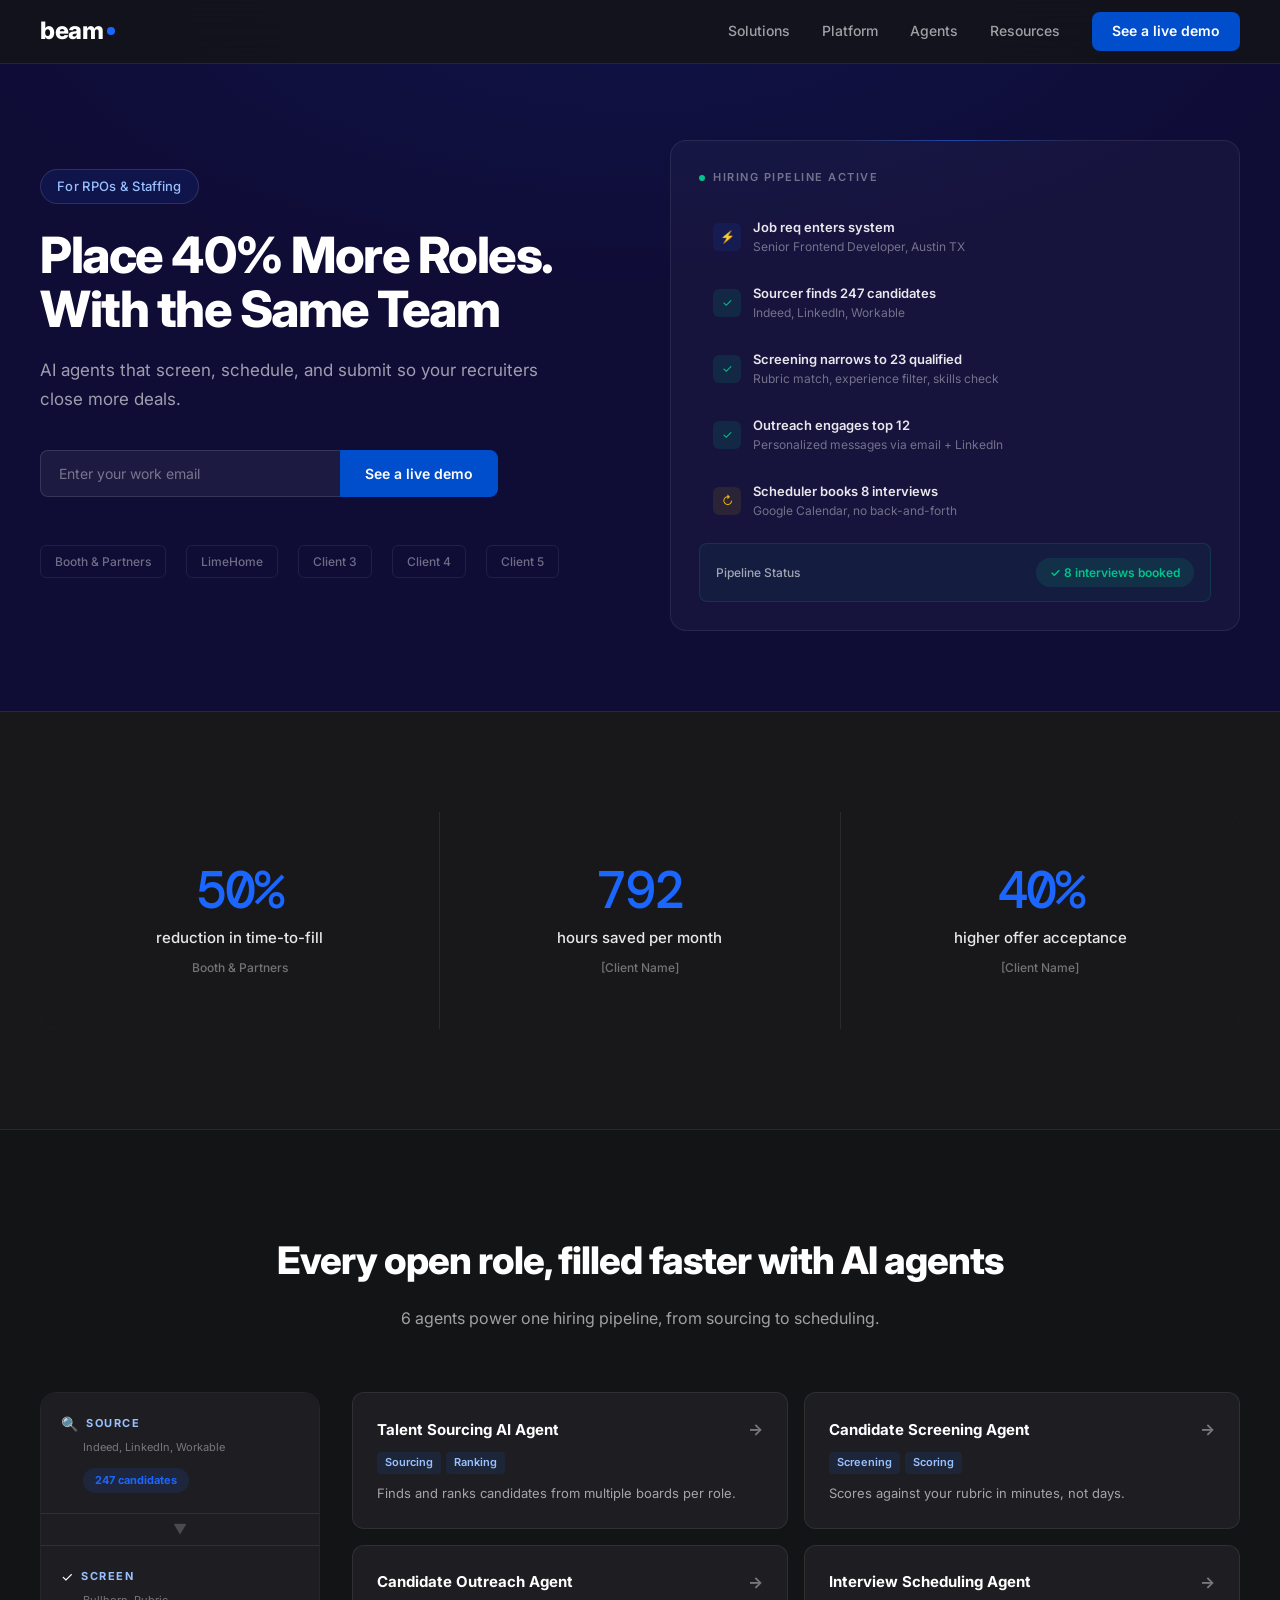
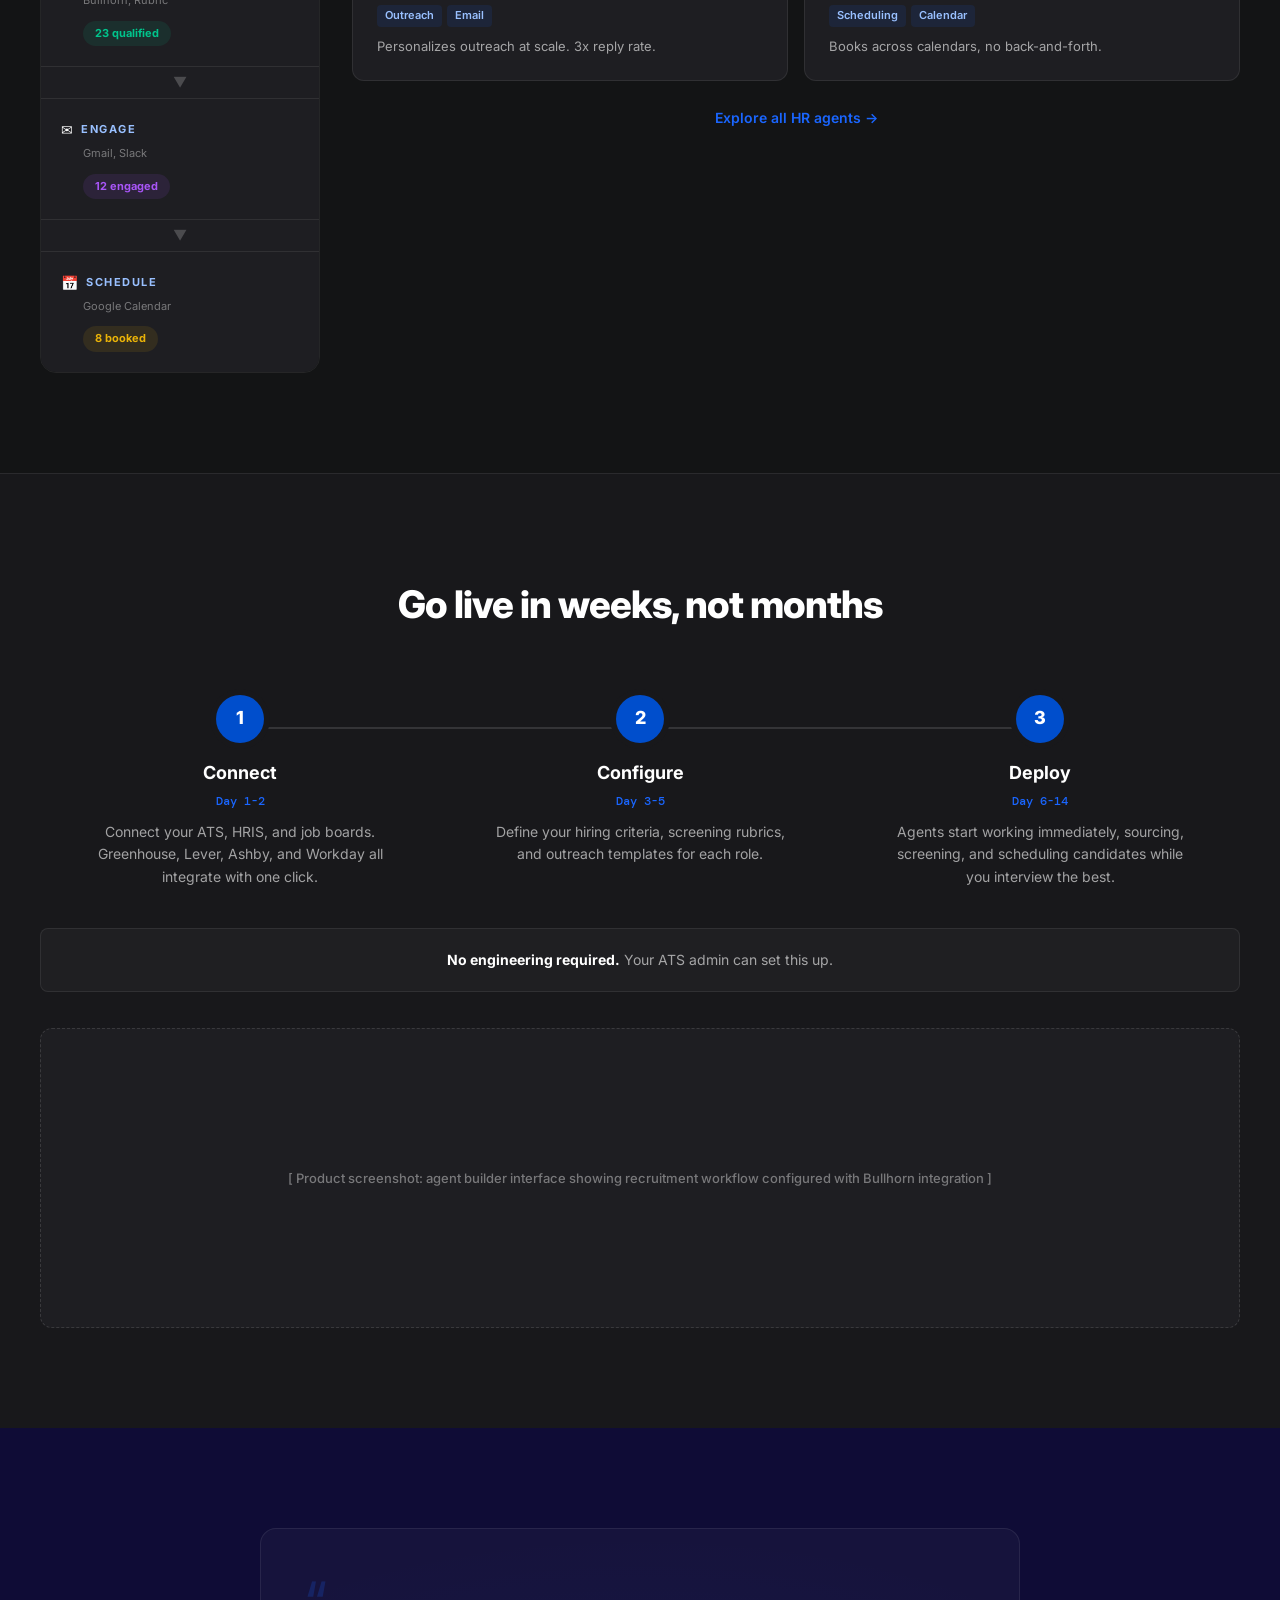
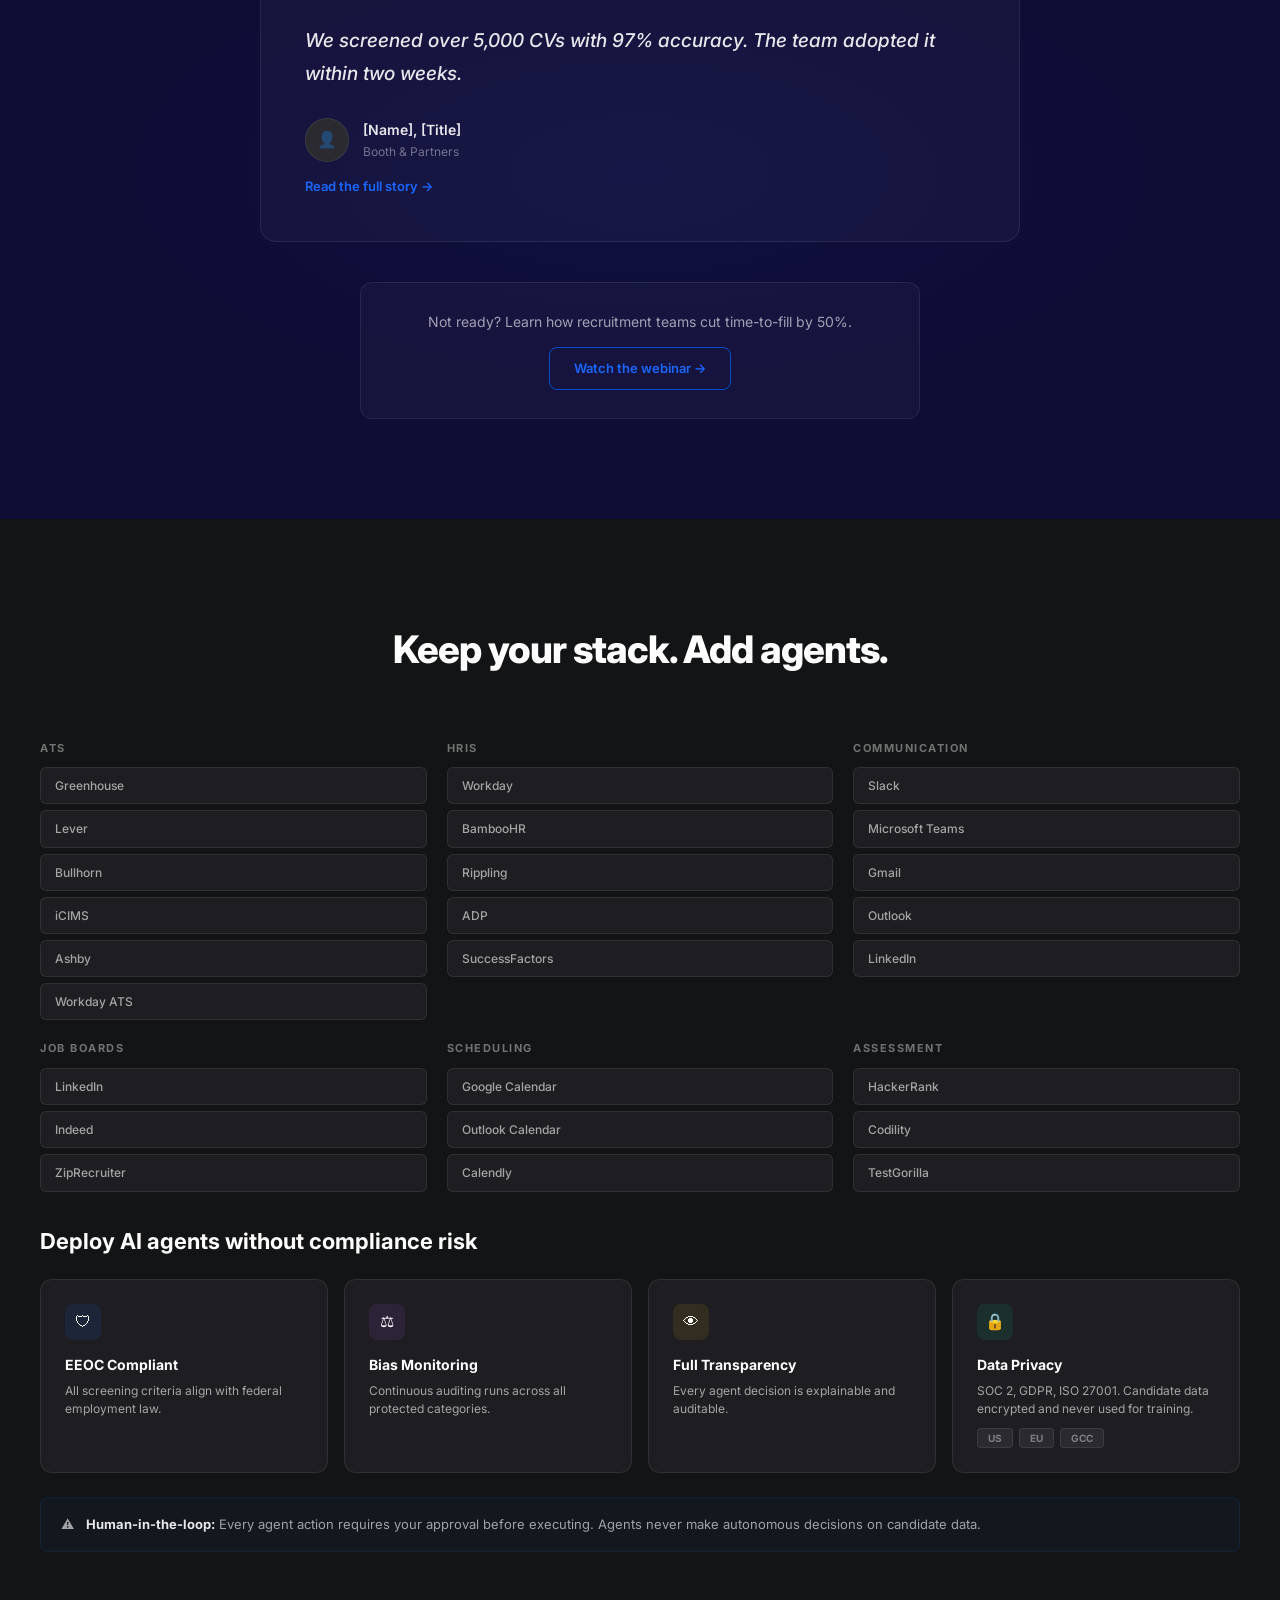
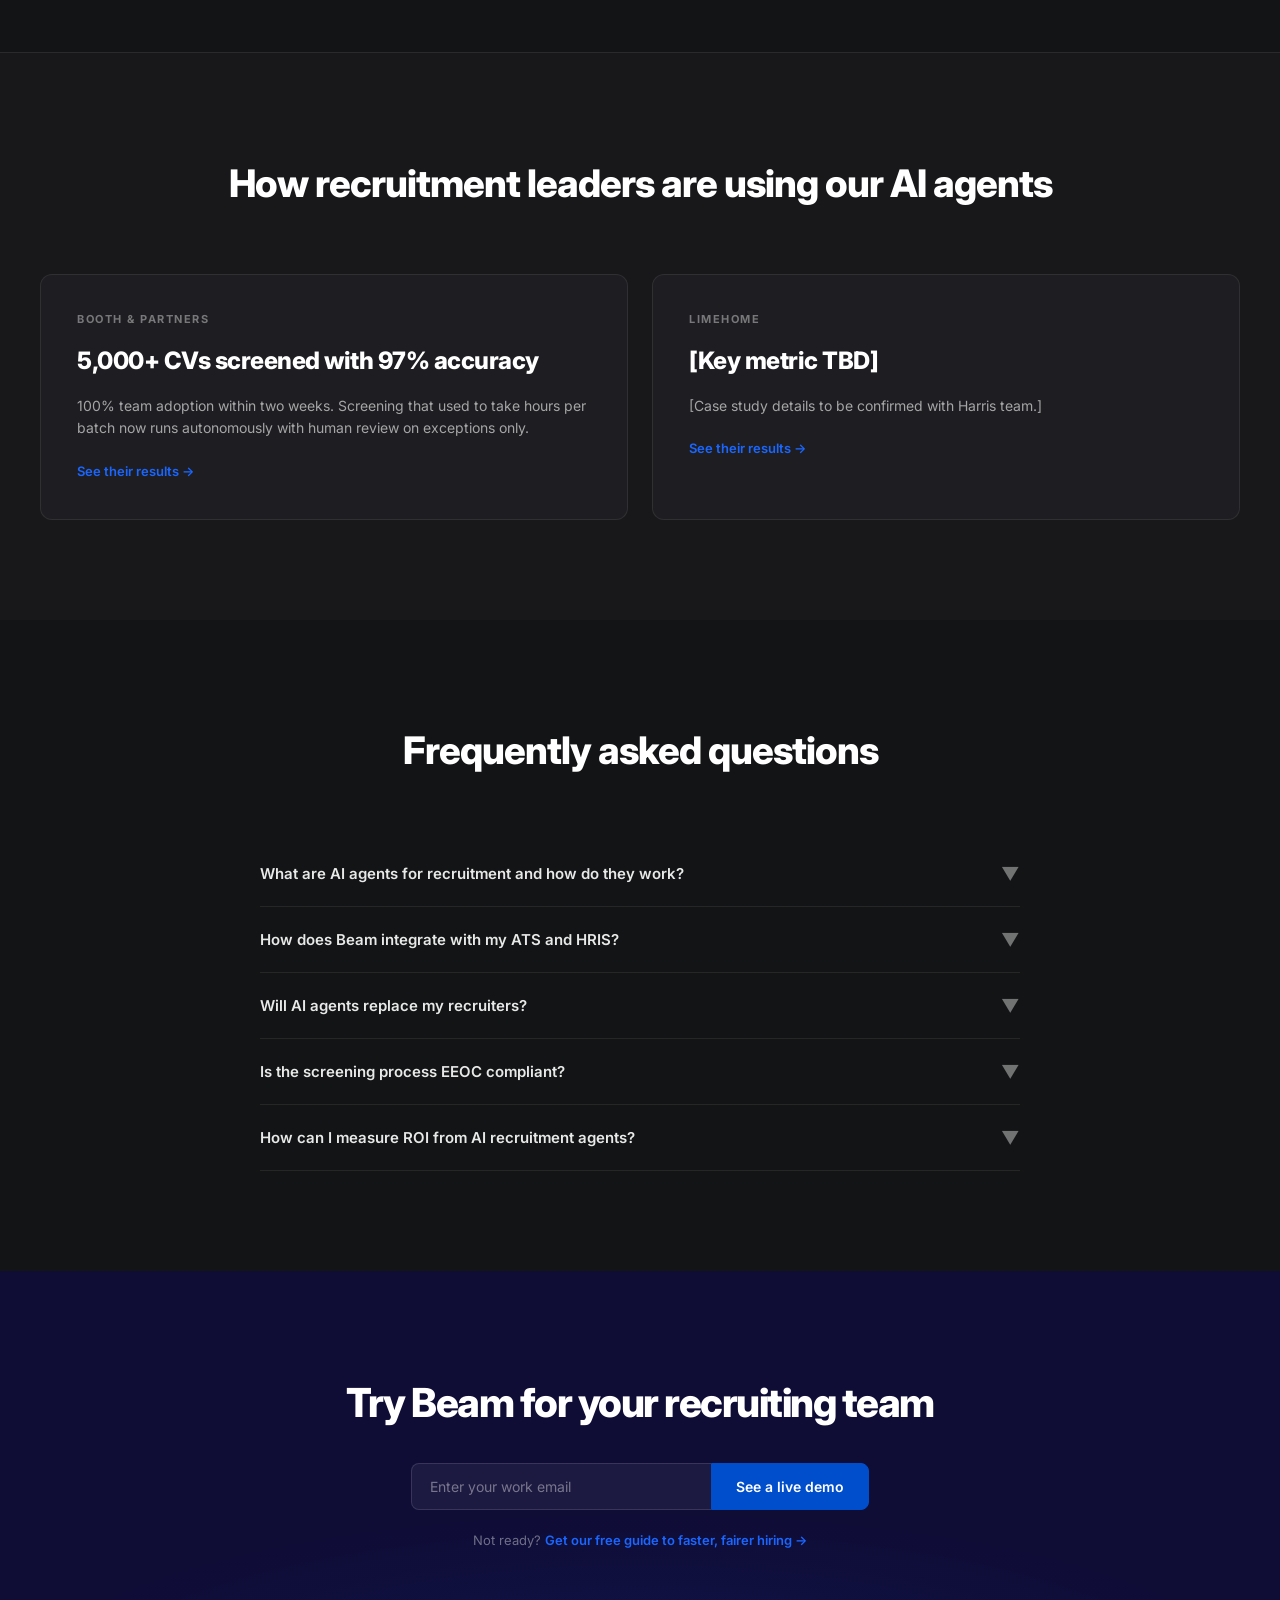
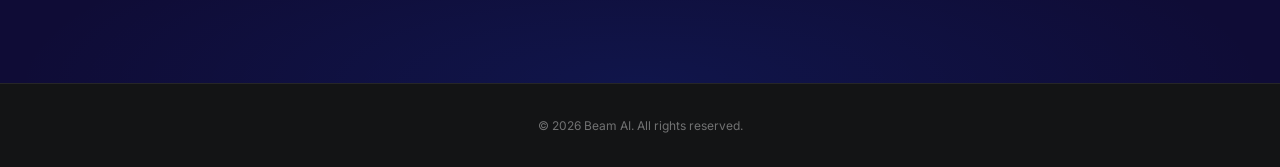
<file: hr-page-prototype.html>
<!DOCTYPE html>
<html lang="en">
<head>
  <meta charset="UTF-8">
  <meta name="viewport" content="width=device-width, initial-scale=1.0">
  <title>AI Agents for Recruiting | Beam</title>
  <meta name="description" content="AI agents that screen, schedule, and submit so your recruiters close more deals. Place 40% more roles with the same team. See a live demo.">
  <link rel="preconnect" href="https://fonts.googleapis.com">
  <link href="https://fonts.googleapis.com/css2?family=Inter:wght@400;500;600;700;800&family=DM+Mono:wght@400;500&display=swap" rel="stylesheet">
  <style>
    *, *::before, *::after { box-sizing: border-box; margin: 0; padding: 0; }

    :root {
      --bg-deep: #0f0c36;
      --bg-dark: #131415;
      --bg-surface: #18181b;
      --bg-card: #1e1e22;
      --bg-card-hover: #252529;
      --bg-elevated: #2a2a30;

      --blue-primary: #004ecc;
      --blue-bright: #1a66ff;
      --blue-light: #99c0ff;
      --blue-subtle: rgba(26, 102, 255, 0.1);
      --blue-glow: rgba(26, 102, 255, 0.15);

      --text-white: #ffffff;
      --text-light: rgba(255, 255, 255, 0.9);
      --text-secondary: rgba(255, 255, 255, 0.6);
      --text-muted: rgba(255, 255, 255, 0.4);

      --green: #00c48c;
      --green-subtle: rgba(0, 196, 140, 0.12);

      --border-dark: rgba(255, 255, 255, 0.08);
      --border-light: rgba(255, 255, 255, 0.12);
      --border-blue: rgba(26, 102, 255, 0.3);

      --radius: 12px;
      --radius-sm: 8px;
      --radius-lg: 16px;
      --radius-xl: 20px;
      --max-width: 1200px;

      --shadow-card: 0 1px 3px rgba(0,0,0,0.3), 0 4px 12px rgba(0,0,0,0.2);
    }

    body {
      font-family: 'Inter', -apple-system, BlinkMacSystemFont, sans-serif;
      background: var(--bg-dark);
      color: var(--text-white);
      line-height: 1.6;
      -webkit-font-smoothing: antialiased;
      overflow-x: hidden;
    }

    h1, h2, h3, h4 { font-family: 'Inter', -apple-system, sans-serif; }

    /* NAV */
    nav {
      position: fixed; top: 0; left: 0; right: 0; z-index: 100;
      background: rgba(19, 20, 21, 0.8);
      backdrop-filter: blur(24px);
      -webkit-backdrop-filter: blur(24px);
      border-bottom: 1px solid var(--border-dark);
      padding: 0 40px; height: 64px;
      display: flex; align-items: center; justify-content: space-between;
    }
    .nav-logo {
      font-size: 24px; font-weight: 800; letter-spacing: -0.5px;
      color: var(--text-white); display: flex; align-items: center; gap: 3px;
    }
    .nav-logo .beam-dot {
      width: 8px; height: 8px; background: var(--blue-bright);
      border-radius: 50%; display: inline-block; margin-left: 1px;
    }
    .nav-links { display: flex; gap: 32px; align-items: center; }
    .nav-links a {
      color: var(--text-secondary); text-decoration: none;
      font-size: 14px; font-weight: 500; transition: color 0.2s;
    }
    .nav-links a:hover { color: var(--text-white); }
    .nav-cta {
      background: var(--blue-primary) !important; color: white !important;
      padding: 8px 20px; border-radius: var(--radius-sm); font-weight: 600 !important;
      transition: background 0.2s, box-shadow 0.2s;
    }
    .nav-cta:hover {
      background: var(--blue-bright) !important;
      box-shadow: 0 4px 16px rgba(26, 102, 255, 0.3);
    }

    /* SECTIONS */
    section { padding: 100px 40px; }
    .container { max-width: var(--max-width); margin: 0 auto; }

    /* ==================== HERO ==================== */
    .hero {
      padding-top: 140px; padding-bottom: 80px;
      background: var(--bg-deep); position: relative; overflow: hidden;
    }
    .hero::before {
      content: ''; position: absolute; top: 0; left: 0; right: 0; bottom: 0;
      background: radial-gradient(ellipse 80% 60% at 50% 0%, rgba(26, 102, 255, 0.08) 0%, transparent 70%);
      pointer-events: none;
    }
    .hero-grid {
      display: grid; grid-template-columns: 1fr 1fr;
      gap: 60px; align-items: center; position: relative; z-index: 1;
    }
    .eyebrow {
      display: inline-block; padding: 6px 16px;
      border: 1px solid var(--border-light); border-radius: 100px;
      font-size: 13px; font-weight: 500; color: var(--blue-light);
      margin-bottom: 24px; letter-spacing: 0.3px; background: var(--blue-subtle);
    }
    .hero h1 {
      font-size: 50px; font-weight: 800; line-height: 1.08;
      letter-spacing: -1.5px; margin-bottom: 20px; color: var(--text-white);
    }
    .hero .sub {
      font-size: 17px; color: var(--text-secondary); line-height: 1.7;
      margin-bottom: 36px; max-width: 500px;
    }
    .cta-row { display: flex; gap: 0; margin-bottom: 48px; }
    .cta-row input {
      flex: 1; max-width: 300px; padding: 14px 18px;
      background: rgba(255, 255, 255, 0.06);
      border: 1px solid var(--border-light); border-right: none;
      border-radius: var(--radius-sm) 0 0 var(--radius-sm);
      color: var(--text-white); font-size: 14px; font-family: inherit; outline: none;
      transition: border-color 0.2s, background 0.2s;
    }
    .cta-row input:focus { border-color: var(--blue-bright); background: rgba(255, 255, 255, 0.08); }
    .cta-row input::placeholder { color: var(--text-muted); }
    .cta-row button {
      padding: 14px 24px; background: var(--blue-primary); color: white;
      border: 1px solid var(--blue-primary);
      border-radius: 0 var(--radius-sm) var(--radius-sm) 0;
      font-size: 14px; font-weight: 600; font-family: inherit; cursor: pointer;
      white-space: nowrap; transition: background 0.2s, box-shadow 0.2s;
    }
    .cta-row button:hover { background: var(--blue-bright); box-shadow: 0 4px 20px rgba(26, 102, 255, 0.35); }

    /* WORKFLOW UI */
    .workflow-ui {
      background: rgba(255, 255, 255, 0.03);
      border: 1px solid var(--border-dark);
      border-radius: var(--radius-lg); padding: 28px; position: relative;
    }
    .workflow-ui::before {
      content: ''; position: absolute; top: -1px; left: 30%; right: 30%; height: 1px;
      background: linear-gradient(90deg, transparent, var(--blue-bright), transparent); opacity: 0.5;
    }
    .workflow-header {
      display: flex; align-items: center; gap: 8px; margin-bottom: 20px;
      font-size: 11px; color: var(--text-muted); font-weight: 600;
      text-transform: uppercase; letter-spacing: 1.5px;
    }
    .workflow-header .dot {
      width: 6px; height: 6px; background: var(--green);
      border-radius: 50%; animation: pulse 2s ease-in-out infinite;
    }
    @keyframes pulse { 0%,100%{opacity:1} 50%{opacity:0.3} }
    .wf-step {
      display: flex; align-items: center; gap: 12px;
      padding: 10px 14px; margin-bottom: 6px;
      border-radius: var(--radius-sm); font-size: 13px; transition: background 0.2s;
    }
    .wf-step:hover { background: rgba(255,255,255,0.03); }
    .wf-icon {
      width: 28px; height: 28px; border-radius: 6px;
      display: flex; align-items: center; justify-content: center;
      font-size: 12px; flex-shrink: 0;
    }
    .wf-icon.trigger { background: var(--blue-subtle); color: var(--blue-bright); }
    .wf-icon.ok { background: var(--green-subtle); color: var(--green); }
    .wf-icon.process { background: rgba(234,179,8,0.1); color: #eab308; }
    .wf-label { font-weight: 600; color: var(--text-light); }
    .wf-detail { color: var(--text-muted); font-size: 12px; }
    .wf-result {
      margin-top: 12px; padding: 14px 16px;
      background: rgba(0, 196, 140, 0.06);
      border: 1px solid rgba(0, 196, 140, 0.15);
      border-radius: var(--radius-sm);
      display: flex; align-items: center; justify-content: space-between;
    }
    .wf-result .label { font-size: 12px; color: var(--text-secondary); font-weight: 500; }
    .wf-result .badge {
      padding: 5px 14px; background: var(--green-subtle); color: var(--green);
      border-radius: 100px; font-size: 12px; font-weight: 600;
    }

    /* LOGOS ROW */
    .logo-row {
      display: flex; align-items: center; gap: 20px;
      flex-wrap: wrap; margin-bottom: 24px;
    }
    .logo-item {
      font-size: 12px; color: var(--text-muted); font-weight: 500;
      padding: 6px 14px; border: 1px solid var(--border-dark);
      border-radius: 6px; transition: border-color 0.2s, color 0.2s;
    }
    .logo-item:hover { border-color: var(--border-light); color: var(--text-secondary); }

    /* ==================== STAT CARDS ==================== */
    .stats-section {
      background: var(--bg-surface);
      border-top: 1px solid var(--border-dark);
      border-bottom: 1px solid var(--border-dark);
    }
    .stats-grid {
      display: grid; grid-template-columns: repeat(3, 1fr); gap: 1px;
      background: var(--border-dark); border-radius: var(--radius-lg); overflow: hidden;
    }
    .stat-card { text-align: center; padding: 52px 28px; background: var(--bg-surface); }
    .stat-number {
      font-family: 'DM Mono', 'Inter', monospace;
      font-size: 52px; font-weight: 500; letter-spacing: -2px;
      line-height: 1; margin-bottom: 10px; color: var(--blue-bright);
    }
    .stat-desc { font-size: 15px; color: var(--text-light); margin-bottom: 8px; font-weight: 500; }
    .stat-attr { font-size: 12px; color: var(--text-muted); font-weight: 500; }

    /* ==================== NAMED AGENTS ==================== */
    .agents-section { background: var(--bg-dark); }
    .section-header { text-align: center; margin-bottom: 60px; }
    .section-header h2 {
      font-size: 38px; font-weight: 800; letter-spacing: -1px;
      margin-bottom: 14px; color: var(--text-white);
    }
    .section-header p {
      font-size: 16px; color: var(--text-secondary);
      max-width: 600px; margin: 0 auto; line-height: 1.7;
    }
    .agents-layout {
      display: grid; grid-template-columns: 280px 1fr;
      gap: 32px; align-items: start;
    }

    /* FUNNEL VISUAL */
    .funnel-visual {
      border-radius: var(--radius-lg); overflow: hidden;
      border: 1px solid var(--border-dark);
    }
    .funnel-stage {
      padding: 20px; background: var(--bg-card);
      border-bottom: 1px solid var(--border-dark); position: relative;
    }
    .funnel-stage:last-child { border-bottom: none; }
    .funnel-stage-top {
      display: flex; align-items: center; gap: 8px; margin-bottom: 4px;
    }
    .funnel-stage-icon { font-size: 14px; }
    .funnel-stage-label {
      font-size: 11px; font-weight: 700; text-transform: uppercase;
      letter-spacing: 1.5px; color: var(--blue-light);
    }
    .funnel-tools {
      font-size: 11px; color: var(--text-muted); line-height: 1.5;
      padding-left: 22px; margin-bottom: 10px;
    }
    .funnel-count {
      display: inline-flex; align-items: center; gap: 6px;
      padding: 4px 12px; border-radius: 100px;
      font-size: 11px; font-weight: 700; margin-left: 22px;
    }
    .funnel-count.c1 { background: rgba(26,102,255,0.12); color: var(--blue-bright); }
    .funnel-count.c2 { background: rgba(0,196,140,0.1); color: #00c48c; }
    .funnel-count.c3 { background: rgba(168,85,247,0.1); color: #a855f7; }
    .funnel-count.c4 { background: rgba(234,179,8,0.1); color: #eab308; }
    .funnel-arrow {
      display: flex; justify-content: center; padding: 4px 0;
      background: var(--bg-card); border-bottom: 1px solid var(--border-dark);
    }
    .funnel-arrow span {
      font-size: 14px; color: var(--text-muted); opacity: 0.5;
    }

    /* AGENT CARDS */
    .agent-cards { display: grid; grid-template-columns: 1fr 1fr; gap: 16px; }
    .agent-card {
      background: var(--bg-card); border: 1px solid var(--border-dark);
      border-radius: var(--radius); padding: 24px;
      transition: border-color 0.25s, box-shadow 0.25s, transform 0.25s;
      cursor: pointer; text-decoration: none; color: inherit; display: block;
    }
    .agent-card:hover {
      border-color: var(--border-blue);
      box-shadow: 0 4px 24px rgba(26, 102, 255, 0.08);
      transform: translateY(-2px);
    }
    .agent-card h3 {
      font-size: 15px; font-weight: 700; margin-bottom: 10px;
      display: flex; align-items: center; justify-content: space-between;
      color: var(--text-white);
    }
    .agent-card h3 .arrow {
      color: var(--text-muted); font-size: 16px;
      transition: color 0.2s, transform 0.2s;
    }
    .agent-card:hover h3 .arrow { color: var(--blue-bright); transform: translateX(3px); }
    .agent-tags { display: flex; gap: 5px; flex-wrap: wrap; margin-bottom: 10px; }
    .agent-tag {
      padding: 2px 8px; background: var(--blue-subtle); color: var(--blue-light);
      border-radius: 4px; font-size: 11px; font-weight: 600;
    }
    .agent-card p { font-size: 13px; color: var(--text-secondary); line-height: 1.5; }
    .explore-link { text-align: center; margin-top: 24px; }
    .explore-link a {
      color: var(--blue-bright); text-decoration: none;
      font-weight: 600; font-size: 14px; transition: color 0.2s;
    }
    .explore-link a:hover { color: var(--blue-light); }

    /* ==================== HOW IT WORKS ==================== */
    .how-section {
      background: var(--bg-surface);
      border-top: 1px solid var(--border-dark);
    }
    .steps-row {
      display: grid; grid-template-columns: repeat(3, 1fr);
      gap: 0; margin-bottom: 40px; position: relative;
    }
    .steps-row::before {
      content: ''; position: absolute; top: 32px;
      left: calc(16.66% + 20px); right: calc(16.66% + 20px);
      height: 2px; background: var(--border-light);
    }
    .step-item { text-align: center; position: relative; z-index: 1; }
    .step-num {
      width: 48px; height: 48px; border-radius: 50%;
      background: var(--blue-primary); color: white;
      font-size: 18px; font-weight: 800;
      display: flex; align-items: center; justify-content: center;
      margin: 0 auto 16px; position: relative; z-index: 1;
      box-shadow: 0 0 0 6px var(--bg-surface);
    }
    .step-item h3 { font-size: 18px; font-weight: 700; margin-bottom: 4px; color: var(--text-white); }
    .step-item .timeline {
      font-family: 'DM Mono', monospace; font-size: 12px;
      color: var(--blue-bright); font-weight: 500; margin-bottom: 10px;
    }
    .step-item p {
      font-size: 14px; color: var(--text-secondary);
      line-height: 1.6; max-width: 300px; margin: 0 auto;
    }
    .callout-box {
      text-align: center; padding: 20px 28px;
      background: rgba(255,255,255,0.03);
      border: 1px solid var(--border-dark); border-radius: var(--radius-sm);
      font-size: 14px; color: var(--text-secondary); margin-bottom: 36px;
    }
    .callout-box strong { color: var(--text-white); }
    .screenshot-placeholder {
      width: 100%; height: 300px; background: var(--bg-card);
      border: 1px dashed var(--border-light); border-radius: var(--radius);
      display: flex; align-items: center; justify-content: center;
      color: var(--text-muted); font-size: 13px; font-weight: 500;
    }

    /* ==================== SOCIAL PROOF ==================== */
    .proof-section {
      background: var(--bg-deep); position: relative;
    }
    .proof-section::before {
      content: ''; position: absolute; top: 0; left: 0; right: 0; bottom: 0;
      background: radial-gradient(ellipse 60% 50% at 50% 50%, rgba(26,102,255,0.05) 0%, transparent 70%);
      pointer-events: none;
    }
    .quote-block {
      max-width: 760px; margin: 0 auto 40px; padding: 44px;
      background: rgba(255,255,255,0.03);
      border: 1px solid var(--border-dark); border-radius: var(--radius-lg);
      position: relative; z-index: 1;
    }
    .quote-mark { font-size: 64px; line-height: 1; color: var(--blue-bright); opacity: 0.2; margin-bottom: -12px; }
    .quote-text {
      font-size: 19px; line-height: 1.7; color: var(--text-light);
      font-weight: 500; margin-bottom: 28px; font-style: italic;
    }
    .quote-footer {
      display: flex; align-items: center; justify-content: space-between;
      flex-wrap: wrap; gap: 16px;
    }
    .quote-author {
      display: flex; align-items: center; gap: 14px;
    }
    .quote-avatar {
      width: 44px; height: 44px; border-radius: 50%;
      background: var(--bg-elevated); border: 1px solid var(--border-dark);
      display: flex; align-items: center; justify-content: center;
      font-size: 16px; color: var(--text-muted);
    }
    .quote-name { font-size: 14px; font-weight: 600; color: var(--text-light); }
    .quote-title { font-size: 12px; color: var(--text-muted); }
    .quote-company { font-size: 14px; color: var(--text-secondary); font-weight: 600; }
    .quote-link {
      display: block; margin-top: 14px; color: var(--blue-bright);
      text-decoration: none; font-size: 13px; font-weight: 600; transition: color 0.2s;
    }
    .quote-link:hover { color: var(--blue-light); }
    .warm-cta-box {
      max-width: 560px; margin: 0 auto; text-align: center; padding: 28px;
      background: rgba(255,255,255,0.03);
      border: 1px solid var(--border-dark); border-radius: var(--radius);
      position: relative; z-index: 1;
    }
    .warm-cta-box p { font-size: 14px; color: var(--text-secondary); margin-bottom: 14px; }
    .btn-outline {
      display: inline-block; padding: 10px 24px;
      border: 1px solid var(--blue-primary); color: var(--blue-bright);
      border-radius: var(--radius-sm); text-decoration: none;
      font-weight: 600; font-size: 13px;
      transition: background 0.2s, color 0.2s, box-shadow 0.2s;
    }
    .btn-outline:hover {
      background: var(--blue-primary); color: white;
      box-shadow: 0 4px 16px rgba(26,102,255,0.3);
    }

    /* ==================== PLATFORM + TRUST ==================== */
    .trust-section { background: var(--bg-dark); }
    .integrations-grid {
      display: grid; grid-template-columns: repeat(3, 1fr);
      gap: 20px; margin-bottom: 32px;
    }
    .int-category h4 {
      font-size: 11px; font-weight: 700; color: var(--text-muted);
      text-transform: uppercase; letter-spacing: 1.5px; margin-bottom: 10px;
    }
    .int-items { display: flex; flex-direction: column; gap: 6px; }
    .int-item {
      padding: 8px 14px; background: var(--bg-card);
      border: 1px solid var(--border-dark); border-radius: 6px;
      font-size: 12px; color: var(--text-secondary); font-weight: 500;
      transition: border-color 0.2s;
    }
    .int-item:hover { border-color: var(--border-light); }
    .sub-heading {
      font-size: 22px; font-weight: 700; margin-bottom: 20px; color: var(--text-white);
    }
    .pillars-grid {
      display: grid; grid-template-columns: repeat(4, 1fr); gap: 16px;
    }
    .pillar {
      padding: 24px; background: var(--bg-card);
      border: 1px solid var(--border-dark); border-radius: var(--radius);
      transition: border-color 0.2s;
    }
    .pillar:hover { border-color: var(--border-light); }
    .pillar-icon {
      width: 36px; height: 36px; border-radius: 8px;
      display: flex; align-items: center; justify-content: center;
      font-size: 16px; margin-bottom: 14px;
    }
    .pillar-icon.shield { background: rgba(26,102,255,0.1); }
    .pillar-icon.audit { background: rgba(168,85,247,0.1); }
    .pillar-icon.eye { background: rgba(234,179,8,0.1); }
    .pillar-icon.lock { background: rgba(0,196,140,0.1); }
    .pillar h4 { font-size: 14px; font-weight: 700; margin-bottom: 6px; color: var(--text-white); }
    .pillar p { font-size: 12px; color: var(--text-secondary); line-height: 1.5; }
    .region-btns { display: flex; gap: 6px; margin-top: 10px; }
    .region-btn {
      padding: 3px 10px; background: var(--bg-elevated);
      border: 1px solid var(--border-dark); border-radius: 4px;
      font-size: 10px; font-weight: 700; color: var(--text-muted);
      cursor: pointer; transition: border-color 0.2s, color 0.2s; font-family: inherit;
    }
    .region-btn:hover { border-color: var(--blue-bright); color: var(--blue-bright); }
    .hitl-box {
      margin-top: 24px; padding: 16px 20px;
      background: rgba(26,102,255,0.04);
      border: 1px solid rgba(26,102,255,0.12); border-radius: var(--radius-sm);
      display: flex; align-items: flex-start; gap: 12px;
      font-size: 13px; color: var(--text-secondary); line-height: 1.6;
    }
    .hitl-box strong { color: var(--text-light); }

    /* ==================== CASE STUDIES ==================== */
    .cases-section {
      background: var(--bg-surface);
      border-top: 1px solid var(--border-dark);
    }
    .cases-grid { display: grid; grid-template-columns: 1fr 1fr; gap: 24px; }
    .case-card {
      padding: 36px; background: var(--bg-card);
      border: 1px solid var(--border-dark); border-radius: var(--radius);
      transition: border-color 0.2s, box-shadow 0.2s;
    }
    .case-card:hover { border-color: var(--border-light); box-shadow: var(--shadow-card); }
    .case-company {
      font-size: 11px; color: var(--text-muted); font-weight: 700;
      text-transform: uppercase; letter-spacing: 1.5px; margin-bottom: 14px;
    }
    .case-metric {
      font-size: 24px; font-weight: 800; letter-spacing: -0.5px;
      margin-bottom: 14px; color: var(--text-white);
    }
    .case-desc { font-size: 14px; color: var(--text-secondary); line-height: 1.6; margin-bottom: 18px; }
    .case-link {
      color: var(--blue-bright); text-decoration: none;
      font-size: 13px; font-weight: 600;
      display: inline-flex; align-items: center; gap: 6px; transition: gap 0.2s;
    }
    .case-link:hover { gap: 10px; }

    /* ==================== FAQ ==================== */
    .faq-section { background: var(--bg-dark); }
    .faq-list { max-width: 760px; margin: 0 auto; }
    .faq-item { border-bottom: 1px solid var(--border-dark); }
    .faq-question {
      width: 100%; background: none; border: none; padding: 22px 0;
      display: flex; align-items: center; justify-content: space-between;
      cursor: pointer; font-family: inherit; text-align: left;
    }
    .faq-question span { font-size: 15px; font-weight: 600; color: var(--text-light); }
    .faq-question .chev {
      font-size: 18px; color: var(--text-muted);
      transition: transform 0.3s, color 0.3s; flex-shrink: 0; margin-left: 20px;
    }
    .faq-item.open .faq-question .chev { transform: rotate(180deg); color: var(--blue-bright); }
    .faq-answer { max-height: 0; overflow: hidden; transition: max-height 0.35s ease; }
    .faq-item.open .faq-answer { max-height: 300px; padding-bottom: 20px; }
    .faq-answer p { font-size: 14px; color: var(--text-secondary); line-height: 1.8; }

    /* ==================== FINAL CTA ==================== */
    .final-cta {
      background: var(--bg-deep); text-align: center;
      position: relative; overflow: hidden;
    }
    .final-cta::before {
      content: ''; position: absolute; top: 0; left: 0; right: 0; bottom: 0;
      background: radial-gradient(ellipse 70% 60% at 50% 100%, rgba(26,102,255,0.1) 0%, transparent 70%);
      pointer-events: none;
    }
    .final-cta h2 {
      font-size: 40px; font-weight: 800; letter-spacing: -1.5px;
      margin-bottom: 28px; position: relative; z-index: 1;
    }
    .final-cta .cta-row {
      justify-content: center; margin-bottom: 20px;
      position: relative; z-index: 1;
    }
    .final-secondary {
      color: var(--text-muted); font-size: 13px; margin-bottom: 32px;
      position: relative; z-index: 1;
    }
    .final-secondary a {
      color: var(--blue-bright); text-decoration: none; font-weight: 600;
    }

    /* FOOTER */
    footer {
      padding: 32px 40px; border-top: 1px solid var(--border-dark);
      background: var(--bg-dark); text-align: center;
      font-size: 12px; color: var(--text-muted);
    }

    /* RESPONSIVE */
    @media (max-width: 1024px) {
      .hero-grid { grid-template-columns: 1fr; gap: 40px; }
      .agents-layout { grid-template-columns: 1fr; }
      .integrations-grid { grid-template-columns: repeat(2, 1fr); }
      .pillars-grid { grid-template-columns: repeat(2, 1fr); }
    }
    @media (max-width: 768px) {
      section { padding: 60px 20px; }
      .hero h1 { font-size: 34px; }
      .stats-grid { grid-template-columns: 1fr; }
      .steps-row { grid-template-columns: 1fr; gap: 32px; }
      .steps-row::before { display: none; }
      .agent-cards { grid-template-columns: 1fr; }
      .cases-grid { grid-template-columns: 1fr; }
      .integrations-grid { grid-template-columns: 1fr; }
      .pillars-grid { grid-template-columns: 1fr; }
      .final-cta h2 { font-size: 30px; }
      .section-header h2 { font-size: 28px; }
    }
  </style>
</head>
<body>

<!-- NAV -->
<nav>
  <div class="nav-logo">beam<span class="beam-dot"></span></div>
  <div class="nav-links">
    <a href="#">Solutions</a>
    <a href="#">Platform</a>
    <a href="#">Agents</a>
    <a href="#">Resources</a>
    <a href="#" class="nav-cta">See a live demo</a>
  </div>
</nav>

<!-- SECTION 1: HERO -->
<section class="hero">
  <div class="container">
    <div class="hero-grid">
      <div>
        <div class="eyebrow">For RPOs &amp; Staffing</div>
        <h1>Place 40% More Roles.<br>With the Same Team</h1>
        <p class="sub">AI agents that screen, schedule, and submit so your recruiters close more deals.</p>
        <div class="cta-row">
          <input type="email" placeholder="Enter your work email">
          <button>See a live demo</button>
        </div>
        <div class="logo-row">
          <div class="logo-item">Booth &amp; Partners</div>
          <div class="logo-item">LimeHome</div>
          <div class="logo-item">Client 3</div>
          <div class="logo-item">Client 4</div>
          <div class="logo-item">Client 5</div>
        </div>
      </div>
      <div class="workflow-ui">
        <div class="workflow-header">
          <div class="dot"></div>
          Hiring Pipeline Active
        </div>
        <div class="wf-step">
          <div class="wf-icon trigger">&#9889;</div>
          <div>
            <div class="wf-label">Job req enters system</div>
            <div class="wf-detail">Senior Frontend Developer, Austin TX</div>
          </div>
        </div>
        <div class="wf-step">
          <div class="wf-icon ok">&#10003;</div>
          <div>
            <div class="wf-label">Sourcer finds 247 candidates</div>
            <div class="wf-detail">Indeed, LinkedIn, Workable</div>
          </div>
        </div>
        <div class="wf-step">
          <div class="wf-icon ok">&#10003;</div>
          <div>
            <div class="wf-label">Screening narrows to 23 qualified</div>
            <div class="wf-detail">Rubric match, experience filter, skills check</div>
          </div>
        </div>
        <div class="wf-step">
          <div class="wf-icon ok">&#10003;</div>
          <div>
            <div class="wf-label">Outreach engages top 12</div>
            <div class="wf-detail">Personalized messages via email + LinkedIn</div>
          </div>
        </div>
        <div class="wf-step">
          <div class="wf-icon process">&#8635;</div>
          <div>
            <div class="wf-label">Scheduler books 8 interviews</div>
            <div class="wf-detail">Google Calendar, no back-and-forth</div>
          </div>
        </div>
        <div class="wf-result">
          <div class="label">Pipeline Status</div>
          <div class="badge">&#10003; 8 interviews booked</div>
        </div>
      </div>
    </div>
  </div>
</section>

<!-- SECTION 2: STAT CARDS -->
<section class="stats-section">
  <div class="container">
    <div class="stats-grid">
      <div class="stat-card">
        <div class="stat-number">50%</div>
        <div class="stat-desc">reduction in time-to-fill</div>
        <div class="stat-attr">Booth &amp; Partners</div>
      </div>
      <div class="stat-card">
        <div class="stat-number">792</div>
        <div class="stat-desc">hours saved per month</div>
        <div class="stat-attr">[Client Name]</div>
      </div>
      <div class="stat-card">
        <div class="stat-number">40%</div>
        <div class="stat-desc">higher offer acceptance</div>
        <div class="stat-attr">[Client Name]</div>
      </div>
    </div>
  </div>
</section>

<!-- SECTION 3: NAMED AGENTS -->
<section class="agents-section">
  <div class="container">
    <div class="section-header">
      <h2>Every open role, filled faster with AI agents</h2>
      <p>6 agents power one hiring pipeline, from sourcing to scheduling.</p>
    </div>
    <div class="agents-layout">
      <!-- LEFT: Funnel visual -->
      <div class="funnel-visual">
        <div class="funnel-stage">
          <div class="funnel-stage-top">
            <span class="funnel-stage-icon">&#128269;</span>
            <span class="funnel-stage-label">Source</span>
          </div>
          <div class="funnel-tools">Indeed, LinkedIn, Workable</div>
          <span class="funnel-count c1">247 candidates</span>
        </div>
        <div class="funnel-arrow"><span>&#9660;</span></div>
        <div class="funnel-stage">
          <div class="funnel-stage-top">
            <span class="funnel-stage-icon">&#10003;</span>
            <span class="funnel-stage-label">Screen</span>
          </div>
          <div class="funnel-tools">Bullhorn, Rubric</div>
          <span class="funnel-count c2">23 qualified</span>
        </div>
        <div class="funnel-arrow"><span>&#9660;</span></div>
        <div class="funnel-stage">
          <div class="funnel-stage-top">
            <span class="funnel-stage-icon">&#9993;</span>
            <span class="funnel-stage-label">Engage</span>
          </div>
          <div class="funnel-tools">Gmail, Slack</div>
          <span class="funnel-count c3">12 engaged</span>
        </div>
        <div class="funnel-arrow"><span>&#9660;</span></div>
        <div class="funnel-stage">
          <div class="funnel-stage-top">
            <span class="funnel-stage-icon">&#128197;</span>
            <span class="funnel-stage-label">Schedule</span>
          </div>
          <div class="funnel-tools">Google Calendar</div>
          <span class="funnel-count c4">8 booked</span>
        </div>
      </div>

      <!-- RIGHT: 2x2 Agent card grid -->
      <div>
        <div class="agent-cards">
          <a href="https://beam.ai/agents/talent-sourcing-ai-agent" class="agent-card">
            <h3>Talent Sourcing AI Agent <span class="arrow">&rarr;</span></h3>
            <div class="agent-tags"><span class="agent-tag">Sourcing</span><span class="agent-tag">Ranking</span></div>
            <p>Finds and ranks candidates from multiple boards per role.</p>
          </a>
          <a href="https://beam.ai/agents/candidate-screening-agent" class="agent-card">
            <h3>Candidate Screening Agent <span class="arrow">&rarr;</span></h3>
            <div class="agent-tags"><span class="agent-tag">Screening</span><span class="agent-tag">Scoring</span></div>
            <p>Scores against your rubric in minutes, not days.</p>
          </a>
          <a href="https://beam.ai/agents/candidate-outreach-agent" class="agent-card">
            <h3>Candidate Outreach Agent <span class="arrow">&rarr;</span></h3>
            <div class="agent-tags"><span class="agent-tag">Outreach</span><span class="agent-tag">Email</span></div>
            <p>Personalizes outreach at scale. 3x reply rate.</p>
          </a>
          <a href="https://beam.ai/agents/interview-scheduling-agent" class="agent-card">
            <h3>Interview Scheduling Agent <span class="arrow">&rarr;</span></h3>
            <div class="agent-tags"><span class="agent-tag">Scheduling</span><span class="agent-tag">Calendar</span></div>
            <p>Books across calendars, no back-and-forth.</p>
          </a>
        </div>
        <div class="explore-link">
          <a href="https://beam.ai/agents?all-categories=human-resources">Explore all HR agents &rarr;</a>
        </div>
      </div>
    </div>
  </div>
</section>

<!-- SECTION 4: HOW IT WORKS -->
<section class="how-section">
  <div class="container">
    <div class="section-header">
      <h2>Go live in weeks, not months</h2>
    </div>
    <div class="steps-row">
      <div class="step-item">
        <div class="step-num">1</div>
        <h3>Connect</h3>
        <div class="timeline">Day 1-2</div>
        <p>Connect your ATS, HRIS, and job boards. Greenhouse, Lever, Ashby, and Workday all integrate with one click.</p>
      </div>
      <div class="step-item">
        <div class="step-num">2</div>
        <h3>Configure</h3>
        <div class="timeline">Day 3-5</div>
        <p>Define your hiring criteria, screening rubrics, and outreach templates for each role.</p>
      </div>
      <div class="step-item">
        <div class="step-num">3</div>
        <h3>Deploy</h3>
        <div class="timeline">Day 6-14</div>
        <p>Agents start working immediately, sourcing, screening, and scheduling candidates while you interview the best.</p>
      </div>
    </div>
    <div class="callout-box">
      <strong>No engineering required.</strong> Your ATS admin can set this up.
    </div>
    <div class="screenshot-placeholder">
      [ Product screenshot: agent builder interface showing recruitment workflow configured with Bullhorn integration ]
    </div>
  </div>
</section>

<!-- SECTION 5: SOCIAL PROOF -->
<section class="proof-section">
  <div class="container">
    <div class="quote-block">
      <div class="quote-mark">&ldquo;</div>
      <p class="quote-text">We screened over 5,000 CVs with 97% accuracy. The team adopted it within two weeks.</p>
      <div class="quote-footer">
        <div>
          <div class="quote-author">
            <div class="quote-avatar">&#128100;</div>
            <div>
              <div class="quote-name">[Name], [Title]</div>
              <div class="quote-title">Booth &amp; Partners</div>
            </div>
          </div>
          <a href="#" class="quote-link">Read the full story &rarr;</a>
        </div>
      </div>
    </div>
    <div class="warm-cta-box">
      <p>Not ready? Learn how recruitment teams cut time-to-fill by 50%.</p>
      <a href="#" class="btn-outline">Watch the webinar &rarr;</a>
    </div>
  </div>
</section>

<!-- SECTION 6: PLATFORM + TRUST -->
<section class="trust-section">
  <div class="container">
    <div class="section-header">
      <h2>Keep your stack. Add agents.</h2>
    </div>
    <div class="integrations-grid">
      <div class="int-category">
        <h4>ATS</h4>
        <div class="int-items">
          <div class="int-item">Greenhouse</div>
          <div class="int-item">Lever</div>
          <div class="int-item">Bullhorn</div>
          <div class="int-item">iCIMS</div>
          <div class="int-item">Ashby</div>
          <div class="int-item">Workday ATS</div>
        </div>
      </div>
      <div class="int-category">
        <h4>HRIS</h4>
        <div class="int-items">
          <div class="int-item">Workday</div>
          <div class="int-item">BambooHR</div>
          <div class="int-item">Rippling</div>
          <div class="int-item">ADP</div>
          <div class="int-item">SuccessFactors</div>
        </div>
      </div>
      <div class="int-category">
        <h4>Communication</h4>
        <div class="int-items">
          <div class="int-item">Slack</div>
          <div class="int-item">Microsoft Teams</div>
          <div class="int-item">Gmail</div>
          <div class="int-item">Outlook</div>
          <div class="int-item">LinkedIn</div>
        </div>
      </div>
      <div class="int-category">
        <h4>Job Boards</h4>
        <div class="int-items">
          <div class="int-item">LinkedIn</div>
          <div class="int-item">Indeed</div>
          <div class="int-item">ZipRecruiter</div>
        </div>
      </div>
      <div class="int-category">
        <h4>Scheduling</h4>
        <div class="int-items">
          <div class="int-item">Google Calendar</div>
          <div class="int-item">Outlook Calendar</div>
          <div class="int-item">Calendly</div>
        </div>
      </div>
      <div class="int-category">
        <h4>Assessment</h4>
        <div class="int-items">
          <div class="int-item">HackerRank</div>
          <div class="int-item">Codility</div>
          <div class="int-item">TestGorilla</div>
        </div>
      </div>
    </div>

    <h3 class="sub-heading">Deploy AI agents without compliance risk</h3>

    <div class="pillars-grid">
      <div class="pillar">
        <div class="pillar-icon shield">&#128737;</div>
        <h4>EEOC Compliant</h4>
        <p>All screening criteria align with federal employment law.</p>
      </div>
      <div class="pillar">
        <div class="pillar-icon audit">&#9878;</div>
        <h4>Bias Monitoring</h4>
        <p>Continuous auditing runs across all protected categories.</p>
      </div>
      <div class="pillar">
        <div class="pillar-icon eye">&#128065;</div>
        <h4>Full Transparency</h4>
        <p>Every agent decision is explainable and auditable.</p>
      </div>
      <div class="pillar">
        <div class="pillar-icon lock">&#128274;</div>
        <h4>Data Privacy</h4>
        <p>SOC 2, GDPR, ISO 27001. Candidate data encrypted and never used for training.</p>
        <div class="region-btns">
          <button class="region-btn">US</button>
          <button class="region-btn">EU</button>
          <button class="region-btn">GCC</button>
        </div>
      </div>
    </div>

    <div class="hitl-box">
      <span>&#9888;&#65039;</span>
      <div><strong>Human-in-the-loop:</strong> Every agent action requires your approval before executing. Agents never make autonomous decisions on candidate data.</div>
    </div>
  </div>
</section>

<!-- SECTION 7: CASE STUDIES -->
<section class="cases-section">
  <div class="container">
    <div class="section-header">
      <h2>How recruitment leaders are using our AI agents</h2>
    </div>
    <div class="cases-grid">
      <div class="case-card">
        <div class="case-company">Booth &amp; Partners</div>
        <div class="case-metric">5,000+ CVs screened with 97% accuracy</div>
        <p class="case-desc">100% team adoption within two weeks. Screening that used to take hours per batch now runs autonomously with human review on exceptions only.</p>
        <a href="#" class="case-link">See their results &rarr;</a>
      </div>
      <div class="case-card">
        <div class="case-company">LimeHome</div>
        <div class="case-metric">[Key metric TBD]</div>
        <p class="case-desc">[Case study details to be confirmed with Harris team.]</p>
        <a href="#" class="case-link">See their results &rarr;</a>
      </div>
    </div>
  </div>
</section>

<!-- SECTION 8: FAQ -->
<section class="faq-section">
  <div class="container">
    <div class="section-header">
      <h2>Frequently asked questions</h2>
    </div>
    <div class="faq-list">
      <div class="faq-item">
        <button class="faq-question">
          <span>What are AI agents for recruitment and how do they work?</span>
          <span class="chev">&#9660;</span>
        </button>
        <div class="faq-answer">
          <p>AI agents are autonomous software programs that handle specific recruitment tasks end-to-end. Beam's agents connect to your existing tools (like Bullhorn, Workday, or Greenhouse), follow rules you define, and execute tasks like screening candidates, scheduling interviews, and generating outreach messages. Unlike simple automation, agents can handle complex, multi-step workflows and make decisions based on the criteria you set.</p>
        </div>
      </div>
      <div class="faq-item">
        <button class="faq-question">
          <span>How does Beam integrate with my ATS and HRIS?</span>
          <span class="chev">&#9660;</span>
        </button>
        <div class="faq-answer">
          <p>Beam integrates natively with Bullhorn, Workday, BambooHR, iCIMS, Greenhouse, Lever, and 200+ other tools. Setup typically takes days, not months. Your agents pull candidate data from your ATS, update records automatically, and sync across systems so your team always works from current information. No engineering required -- your ATS admin can set this up.</p>
        </div>
      </div>
      <div class="faq-item">
        <button class="faq-question">
          <span>Will AI agents replace my recruiters?</span>
          <span class="chev">&#9660;</span>
        </button>
        <div class="faq-answer">
          <p>No. Beam agents handle the repetitive, time-consuming tasks that prevent your recruiters from doing what they do best: building relationships and closing candidates. Recruiters who use AI agents place 40% more roles because they spend time on high-value activities instead of manual screening and scheduling. Every agent action goes through human approval before executing.</p>
        </div>
      </div>
      <div class="faq-item">
        <button class="faq-question">
          <span>Is the screening process EEOC compliant?</span>
          <span class="chev">&#9660;</span>
        </button>
        <div class="faq-answer">
          <p>Yes. Beam's screening agents evaluate candidates against the specific criteria you define, aligned with federal employment law. Continuous bias monitoring audits decisions across all protected categories. Every screening decision is fully explainable and auditable. Your legal and compliance team gets complete transparency into how agents evaluate candidates.</p>
        </div>
      </div>
      <div class="faq-item">
        <button class="faq-question">
          <span>How can I measure ROI from AI recruitment agents?</span>
          <span class="chev">&#9660;</span>
        </button>
        <div class="faq-answer">
          <p>Track three metrics: time-to-fill reduction (our customers see an average 50% decrease), recruiter productivity (hours saved on manual tasks, up to 792 hours monthly), and placement quality (measured by offer acceptance rates, typically 40% higher). Beam's Recruiting Analyst Agent provides real-time dashboards tracking these metrics against your baseline.</p>
        </div>
      </div>
    </div>
  </div>
</section>

<!-- SECTION 9: FINAL CTA -->
<section class="final-cta">
  <div class="container">
    <h2>Try Beam for your recruiting team</h2>
    <div class="cta-row">
      <input type="email" placeholder="Enter your work email">
      <button>See a live demo</button>
    </div>
    <p class="final-secondary">Not ready? <a href="#">Get our free guide to faster, fairer hiring &rarr;</a></p>
  </div>
</section>

<footer>
  <div class="container">&copy; 2026 Beam AI. All rights reserved.</div>
</footer>

<script>
  document.querySelectorAll('.faq-question').forEach(btn => {
    btn.addEventListener('click', () => {
      const item = btn.parentElement;
      const open = item.classList.contains('open');
      document.querySelectorAll('.faq-item').forEach(i => i.classList.remove('open'));
      if (!open) item.classList.add('open');
    });
  });
</script>

</body>
</html>
</file>
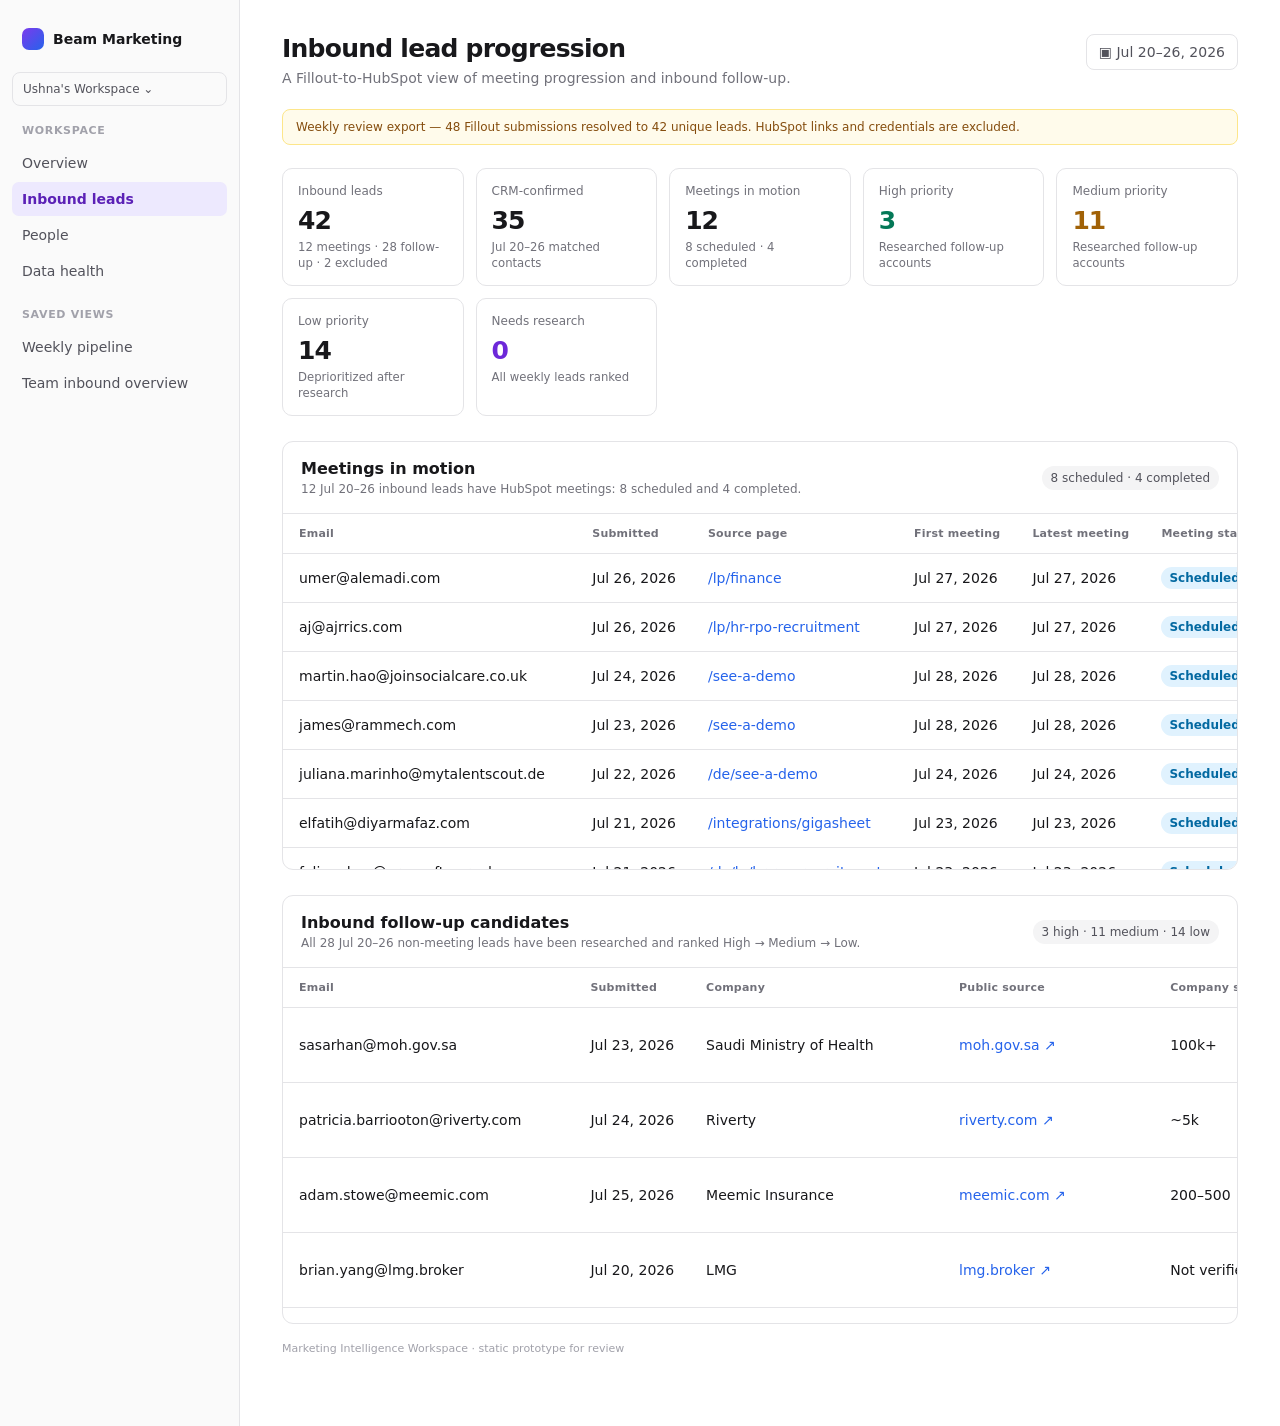
<file: marketing-app-prototype.html>
<!doctype html>
<html lang="en">
<head>
  <meta charset="utf-8">
  <meta name="viewport" content="width=device-width, initial-scale=1">
  <title>Marketing Intelligence Workspace — Prototype</title>
  <style>
    :root { --ink:#18181b; --muted:#71717a; --line:#e4e4e7; --soft:#fafafa; --blue:#2563eb; --violet:#7c3aed; }
    * { box-sizing:border-box; } body { margin:0; background:#fff; color:var(--ink); font:14px Inter,ui-sans-serif,system-ui,-apple-system,BlinkMacSystemFont,"Segoe UI",sans-serif; }
    .shell { min-height:100vh; display:grid; grid-template-columns:240px 1fr; }
    aside { background:#fafafa; border-right:1px solid var(--line); padding:20px 12px; }
    .brand { display:flex; gap:9px; align-items:center; font-weight:700; padding:8px 10px 22px; }
    .mark { width:22px; height:22px; border-radius:7px; background:linear-gradient(135deg,#7c3aed,#2563eb); }
    .workspace { color:#52525b; font-size:12px; padding:9px 10px; border:1px solid var(--line); border-radius:8px; margin-bottom:18px; }
    .nav-label { color:#a1a1aa; font-size:11px; font-weight:700; letter-spacing:.06em; padding:0 10px 7px; text-transform:uppercase; }
    .nav a { display:block; text-decoration:none; color:#52525b; padding:9px 10px; border-radius:7px; margin:2px 0; }
    .nav a.active { background:#ede9fe; color:#5b21b6; font-weight:600; }
    main { padding:34px 42px 60px; max-width:1550px; overflow:hidden; }
    .top { display:flex; justify-content:space-between; gap:20px; align-items:start; }
    h1 { font-size:25px; letter-spacing:-.03em; margin:0 0 7px; } .sub { color:var(--muted); margin:0; }
    .range { border:1px solid var(--line); border-radius:8px; padding:9px 12px; color:#52525b; white-space:nowrap; }
    .notice { margin:23px 0; padding:10px 13px; border-radius:8px; color:#854d0e; background:#fffbeb; border:1px solid #fde68a; font-size:12px; }
    .metrics { display:grid; grid-template-columns:repeat(5,minmax(0,1fr)); gap:12px; }
    .metric { border:1px solid var(--line); border-radius:10px; padding:15px; min-height:95px; } .metric p { margin:0; color:var(--muted); font-size:12px; } .metric strong { display:block; margin:8px 0 3px; font-size:25px; letter-spacing:-.04em; } .metric small { color:var(--muted); }
    .metric.good strong { color:#047857; }.metric.watch strong { color:#a16207; }.metric.todo strong { color:#6d28d9; }
    .card { margin-top:25px; border:1px solid var(--line); border-radius:11px; overflow:hidden; } .card-header { padding:17px 18px; border-bottom:1px solid var(--line); display:flex; justify-content:space-between; align-items:center; } h2 { font-size:16px; margin:0; } .card-header p { color:var(--muted); margin:4px 0 0; font-size:12px; }.badge { background:#f4f4f5; border-radius:999px; padding:5px 9px; color:#52525b; font-size:12px; }
    .table-wrap { overflow:auto; max-height:355px; } table { width:100%; min-width:1080px; border-collapse:collapse; text-align:left; } th { position:sticky; top:0; background:#fff; color:#71717a; font-size:11px; font-weight:600; letter-spacing:.02em; } th,td { border-bottom:1px solid var(--line); padding:13px 16px; white-space:nowrap; } td:last-child { white-space:normal; min-width:290px; } .link { color:var(--blue); text-decoration:none; } .pill { display:inline-block; border-radius:999px; padding:4px 8px; font-size:12px; font-weight:600; } .scheduled { color:#0369a1; background:#e0f2fe; }.completed { color:#047857; background:#d1fae5; }.high { color:#047857; background:#d1fae5; }.medium { color:#a16207; background:#fef3c7; }.low { color:#52525b; background:#f4f4f5; }.pending { color:#6d28d9; background:#ede9fe; }
    .foot { margin-top:18px; color:#a1a1aa; font-size:11px; }
    @media (max-width:850px) { .shell { grid-template-columns:1fr; } aside { display:none; } main { padding:24px 18px; } .metrics { grid-template-columns:repeat(2,1fr); } .top { display:block; }.range { display:inline-block; margin-top:16px; } }
  </style>
</head>
<body>
  <div class="shell">
    <aside>
      <div class="brand"><span class="mark"></span> Beam Marketing</div>
      <div class="workspace">Ushna's Workspace ⌄</div>
      <div class="nav"><div class="nav-label">Workspace</div><a href="#">Overview</a><a class="active" href="#inbound">Inbound leads</a><a href="#">People</a><a href="#">Data health</a><div class="nav-label" style="margin-top:20px">Saved views</div><a href="#">Weekly pipeline</a><a href="#">Team inbound overview</a></div>
    </aside>
    <main>
      <div class="top"><div><h1>Inbound lead progression</h1><p class="sub">A Fillout-to-HubSpot view of meeting progression and inbound follow-up.</p></div><div class="range">▣ Jul 20–26, 2026</div></div>
      <div class="notice">Weekly review export — 48 Fillout submissions resolved to 42 unique leads. HubSpot links and credentials are excluded.</div>
      <section class="metrics"><div class="metric"><p>Inbound leads</p><strong>42</strong><small>48 submissions · 6 duplicates</small></div><div class="metric"><p>CRM-confirmed</p><strong>27</strong><small>Through Jul 24 snapshot</small></div><div class="metric"><p>Meetings in motion</p><strong>2</strong><small>5% of unique leads</small></div><div class="metric good"><p>High priority</p><strong>1</strong><small>Source-backed qualification</small></div><div class="metric watch"><p>Medium priority</p><strong>8</strong><small>Includes 2 with meetings</small></div><div class="metric"><p>Low priority</p><strong>4</strong><small>Excluded from outreach</small></div><div class="metric todo"><p>Needs research</p><strong>29</strong><small>Explicitly unverified</small></div></section>
      <section class="card" id="inbound"><div class="card-header"><div><h2>Meetings in motion</h2><p>2 Jul 20–26 inbound leads have a HubSpot meeting record in the current snapshot.</p></div><span class="badge">Jul 20–26</span></div><div class="table-wrap"><table><thead><tr><th>Email</th><th>Submitted</th><th>Source page</th><th>First meeting</th><th>Latest meeting</th><th>Meeting status</th><th>Owner / AE</th><th>Lead status</th></tr></thead><tbody><tr><td>james@rammech.com</td><td>Jul 23, 2026</td><td><a class="link" href="https://beam.ai/see-a-demo">/see-a-demo</a></td><td>Jul 27, 2026</td><td>Jul 28, 2026</td><td><span class="pill scheduled">Scheduled</span></td><td>Mo Bekdache</td><td>Data enrichment needed</td></tr><tr><td>j.ehsan@acgc.com.sa</td><td>Jul 20, 2026</td><td><a class="link" href="https://beam.ai/">/</a></td><td>Jul 23, 2026</td><td>Jul 23, 2026</td><td><span class="pill completed">Completed</span></td><td>Karim Daoui</td><td>Data enrichment needed</td></tr></tbody></table></div></section>
      <section class="card"><div class="card-header"><div><h2>Inbound follow-up candidates</h2><p>All 40 unique Jul 20–26 leads without a confirmed HubSpot meeting. No rows have been hidden or reduced to a shortlist.</p></div><span class="badge">1 high · 6 medium · 4 low · 29 pending</span></div><div class="table-wrap"><table><thead><tr><th>Email</th><th>Submitted</th><th>Company</th><th>Public source</th><th>Company size</th><th>Priority</th><th>Why Beam is a fit</th></tr></thead><tbody>
        <tr><td>jfiwagkdzz@aipm9527.online</td><td>Jul 20, 2026</td><td>—</td><td><a class="link" href="https://aipm9527.online">aipm9527.online ↗</a></td><td>Not verified</td><td><span class="pill pending">Research pending</span></td><td>No accessible company site was found; research remains pending.</td></tr>
        <tr><td>brian.yang@lmg.broker</td><td>Jul 20, 2026</td><td>LMG</td><td><a class="link" href="https://lmg.broker">lmg.broker ↗</a></td><td>Not verified</td><td><span class="pill pending">Research pending</span></td><td>Official site captured, but the business model and workflow volume are not yet clear.</td></tr>
        <tr><td>ayoub.bari@moca.gov.ae</td><td>Jul 20, 2026</td><td>UAE Ministry of Culture</td><td><a class="link" href="https://moca.gov.ae">moca.gov.ae ↗</a></td><td>Not verified</td><td><span class="pill pending">Research pending</span></td><td>Official site captured; workflow fit still requires review.</td></tr>
        <tr><td>vaibhav.s@sharaf.ae</td><td>Jul 20, 2026</td><td>Sharaf Group</td><td><a class="link" href="https://sharaf.ae">sharaf.ae ↗</a></td><td>Not verified</td><td><span class="pill pending">Research pending</span></td><td>No accessible company site was found in the current research run.</td></tr>
        <tr><td>marjoleinvanderaar@trubendorffer.nl</td><td>Jul 20, 2026</td><td>Trubendorffer</td><td><a class="link" href="https://trubendorffer.nl">trubendorffer.nl ↗</a></td><td>Not verified</td><td><span class="pill pending">Research pending</span></td><td>Official site captured, but workflow volume and Beam fit are not yet clear.</td></tr>
        <tr><td>johannes@alphoraholdings.com</td><td>Jul 20, 2026</td><td>Alphora Holdings</td><td><a class="link" href="https://alphoraholdings.com">alphoraholdings.com ↗</a></td><td>Not verified</td><td><span class="pill">Low priority</span></td><td>AI/software or MSP profile; do not pursue without a strategic-partner exception.</td></tr>
        <tr><td>alex.postiglione@coreitech.co.uk</td><td>Jul 20, 2026</td><td>Coreitech</td><td><a class="link" href="https://coreitech.co.uk">coreitech.co.uk ↗</a></td><td>Not verified</td><td><span class="pill pending">Research pending</span></td><td>Official site captured, but workflow volume and Beam fit are not yet clear.</td></tr>
        <tr><td>rebecca.liu@bytedance.com</td><td>Jul 21, 2026</td><td>ByteDance</td><td><a class="link" href="https://bytedance.com">bytedance.com ↗</a></td><td>Not verified</td><td><span class="pill pending">Research pending</span></td><td>Official site captured; buyer context and target workflow still require review.</td></tr>
        <tr><td>elliot@rawiron.au</td><td>Jul 21, 2026</td><td>Raw Iron Rigging</td><td><a class="link" href="https://rawiron.au">rawiron.au ↗</a></td><td>Not verified</td><td><span class="pill medium">Medium priority</span></td><td>Order and supplier-document handling, invoice/PO matching, service intake, and operations support.</td></tr>
        <tr><td>felix.adam@ergosoftware.de</td><td>Jul 21, 2026</td><td>—</td><td><a class="link" href="https://ergosoftware.de">ergosoftware.de ↗</a></td><td>Not verified</td><td><span class="pill pending">Research pending</span></td><td>No accessible company site was found; research remains pending.</td></tr>
        <tr><td>sadfs@easdf.sdfa</td><td>Jul 21, 2026</td><td>—</td><td>Invalid domain</td><td>Not verified</td><td><span class="pill pending">Research pending</span></td><td>Likely test or invalid submission; verify before any outreach.</td></tr>
        <tr><td>elfatih@diyarmafaz.com</td><td>Jul 21, 2026</td><td>Diyar Mafaz</td><td><a class="link" href="https://diyarmafaz.com">diyarmafaz.com ↗</a></td><td>Not verified</td><td><span class="pill pending">Research pending</span></td><td>Official site captured, but workflow volume and Beam fit are not yet clear.</td></tr>
        <tr><td>eduardo@pelotis.es</td><td>Jul 21, 2026</td><td>Pelotis</td><td><a class="link" href="https://pelotis.es">pelotis.es ↗</a></td><td>Not verified</td><td><span class="pill">Low priority</span></td><td>GTM/agency profile; do not pursue without a strategic-partner exception.</td></tr>
        <tr><td>jonas@beam.ai</td><td>Jul 22, 2026</td><td>Beam AI</td><td><a class="link" href="https://beam.ai">beam.ai ↗</a></td><td>Internal</td><td><span class="pill">Low priority</span></td><td>Internal/test submission; exclude from outreach.</td></tr>
        <tr><td>juliana.marinho@mytalentscout.de</td><td>Jul 22, 2026</td><td>myTalentscout</td><td><a class="link" href="https://mytalentscout.de">mytalentscout.de ↗</a></td><td>Not verified</td><td><span class="pill high">High priority</span></td><td>Candidate intake, CV/document extraction, scheduling, compliance checks, and recruiter back office.</td></tr>
        <tr><td>nirmal@swiffylabs.com</td><td>Jul 22, 2026</td><td>SwiffyLabs</td><td><a class="link" href="https://swiffylabs.com">swiffylabs.com ↗</a></td><td>Not verified</td><td><span class="pill medium">Medium priority</span></td><td>Vendor invoices, PO matching, change-order/RFI documents, and maintenance dispatch.</td></tr>
        <tr><td>margrate.westover@inboxorigin.com</td><td>Jul 22, 2026</td><td>—</td><td><a class="link" href="https://inboxorigin.com">inboxorigin.com ↗</a></td><td>Not verified</td><td><span class="pill pending">Research pending</span></td><td>No accessible company site was found; research remains pending.</td></tr>
        <tr><td>imniotgivingemails@smka.com</td><td>Jul 22, 2026</td><td>—</td><td><a class="link" href="https://smka.com">smka.com ↗</a></td><td>Not verified</td><td><span class="pill pending">Research pending</span></td><td>No accessible company site was found; likely low-quality submission.</td></tr>
        <tr><td>kerry.cooper@rezmeetings.com</td><td>Jul 22, 2026</td><td>RezMeetings</td><td><a class="link" href="https://rezmeetings.com">rezmeetings.com ↗</a></td><td>Not verified</td><td><span class="pill medium">Medium priority</span></td><td>Meeting and venue request intake, invoice handling, compliance, and case routing.</td></tr>
        <tr><td>benvin.patrick@bcsdschools.net</td><td>Jul 22, 2026</td><td>Berkeley County School District</td><td><a class="link" href="https://bcsdschools.net">bcsdschools.net ↗</a></td><td>Not verified</td><td><span class="pill pending">Research pending</span></td><td>Official site captured; workflow fit still requires review.</td></tr>
        <tr><td>ht@zyweb.vip</td><td>Jul 23, 2026</td><td>Midnight Blog</td><td><a class="link" href="https://zyweb.vip">zyweb.vip ↗</a></td><td>Not verified</td><td><span class="pill medium">Medium priority</span></td><td>Vendor invoices, PO matching, change-order/RFI documents, and maintenance dispatch.</td></tr>
        <tr><td>23951a050p@iare.ac.in</td><td>Jul 23, 2026</td><td>IARE</td><td><a class="link" href="https://iare.ac.in">iare.ac.in ↗</a></td><td>Not verified</td><td><span class="pill medium">Medium priority</span></td><td>Document intake, vendor workflows, invoice processing, and operational case routing.</td></tr>
        <tr><td>sasarhan@moh.gov.sa</td><td>Jul 23, 2026</td><td>Saudi Ministry of Health</td><td><a class="link" href="https://moh.gov.sa">moh.gov.sa ↗</a></td><td>Not verified</td><td><span class="pill pending">Research pending</span></td><td>Government site captured; specific buyer context and workflow require review.</td></tr>
        <tr><td>mercadeo@castordata.com.co</td><td>Jul 23, 2026</td><td>Castor Data</td><td><a class="link" href="https://castordata.com.co">castordata.com.co ↗</a></td><td>Not verified</td><td><span class="pill pending">Research pending</span></td><td>Official site captured, but workflow volume and Beam fit are not yet clear.</td></tr>
        <tr><td>reza@newpol.au</td><td>Jul 23, 2026</td><td>Newpol Construction</td><td><a class="link" href="https://newpol.au">newpol.au ↗</a></td><td>Not verified</td><td><span class="pill medium">Medium priority</span></td><td>Subcontractor/vendor invoices, PO matching, change orders, RFIs, and project-document workflows.</td></tr>
        <tr><td>tims@titanmechservices.com</td><td>Jul 24, 2026</td><td>Titan Mechanical Services</td><td><a class="link" href="https://titanmechservices.com">titanmechservices.com ↗</a></td><td>Not verified</td><td><span class="pill pending">Research pending</span></td><td>No accessible company site was found in the current research run.</td></tr>
        <tr><td>vivek@productbyvivek.com</td><td>Jul 24, 2026</td><td>Product by Vivek</td><td><a class="link" href="https://productbyvivek.com">productbyvivek.com ↗</a></td><td>Not verified</td><td><span class="pill pending">Research pending</span></td><td>Official site captured, but workflow volume and Beam fit are not yet clear.</td></tr>
        <tr><td>cvivarelli@atlassian.com</td><td>Jul 24, 2026</td><td>Atlassian</td><td><a class="link" href="https://atlassian.com">atlassian.com ↗</a></td><td>Not verified</td><td><span class="pill">Low priority</span></td><td>Software vendor; do not pursue without a strategic-partner exception.</td></tr>
        <tr><td>work@ikhsantrx.web.ud</td><td>Jul 24, 2026</td><td>—</td><td>Invalid domain</td><td>Not verified</td><td><span class="pill pending">Research pending</span></td><td>Invalid or test submission; verify before any outreach.</td></tr>
        <tr><td>patricia.barriooton@riverty.com</td><td>Jul 24, 2026</td><td>Riverty</td><td><a class="link" href="https://riverty.com">riverty.com ↗</a></td><td>Not verified</td><td><span class="pill pending">Research pending</span></td><td>New lead after the latest completed research snapshot; enrichment pending.</td></tr>
        <tr><td>betseyfluttering@web-library.net</td><td>Jul 24, 2026</td><td>—</td><td><a class="link" href="https://web-library.net">web-library.net ↗</a></td><td>Not verified</td><td><span class="pill pending">Research pending</span></td><td>New lead after the latest completed research snapshot; likely low-quality and needs verification.</td></tr>
        <tr><td>kadreev@bwebgroup.com</td><td>Jul 24, 2026</td><td>BWeb Group</td><td><a class="link" href="https://bwebgroup.com">bwebgroup.com ↗</a></td><td>Not verified</td><td><span class="pill pending">Research pending</span></td><td>New lead after the latest completed research snapshot; enrichment pending.</td></tr>
        <tr><td>martin.hao@joinsocialcare.co.uk</td><td>Jul 24, 2026</td><td>Join Social Care</td><td><a class="link" href="https://joinsocialcare.co.uk">joinsocialcare.co.uk ↗</a></td><td>Not verified</td><td><span class="pill pending">Research pending</span></td><td>New lead after the latest completed research snapshot; staffing fit requires confirmation.</td></tr>
        <tr><td>sandy@foliagardens.com</td><td>Jul 24, 2026</td><td>Folia Gardens</td><td><a class="link" href="https://foliagardens.com">foliagardens.com ↗</a></td><td>Not verified</td><td><span class="pill pending">Research pending</span></td><td>New lead after the latest completed research snapshot; enrichment pending.</td></tr>
        <tr><td>annie@sema4.ai</td><td>Jul 24, 2026</td><td>Sema4.ai</td><td><a class="link" href="https://sema4.ai">sema4.ai ↗</a></td><td>Not verified</td><td><span class="pill pending">Research pending</span></td><td>New lead after the latest completed research snapshot; likely software/vendor profile.</td></tr>
        <tr><td>adam.stowe@meemic.com</td><td>Jul 25, 2026</td><td>Meemic Insurance</td><td><a class="link" href="https://meemic.com">meemic.com ↗</a></td><td>Not verified</td><td><span class="pill pending">Research pending</span></td><td>New lead after the latest completed research snapshot; insurance workflow fit needs confirmation.</td></tr>
        <tr><td>panosi9930@apdtax.com</td><td>Jul 26, 2026</td><td>APD Tax</td><td><a class="link" href="https://apdtax.com">apdtax.com ↗</a></td><td>Not verified</td><td><span class="pill pending">Research pending</span></td><td>New lead after the latest completed research snapshot; finance-document fit needs confirmation.</td></tr>
        <tr><td>aj@ajrrics.com</td><td>Jul 26, 2026</td><td>AJR RICS</td><td><a class="link" href="https://ajrrics.com">ajrrics.com ↗</a></td><td>Not verified</td><td><span class="pill pending">Research pending</span></td><td>New RPO-landing-page lead; company and workflow fit need verification.</td></tr>
        <tr><td>umer@alemadi.com</td><td>Jul 26, 2026</td><td>Al Emadi</td><td><a class="link" href="https://alemadi.com">alemadi.com ↗</a></td><td>Not verified</td><td><span class="pill pending">Research pending</span></td><td>New finance-landing-page lead; AP/AR and reconciliation fit need confirmation.</td></tr>
        <tr><td>info@technocore.gr</td><td>Jul 26, 2026</td><td>Technocore</td><td><a class="link" href="https://technocore.gr">technocore.gr ↗</a></td><td>Not verified</td><td><span class="pill pending">Research pending</span></td><td>New lead after the latest completed research snapshot; enrichment pending.</td></tr>
      </tbody></table></div></section>
      <p class="foot">Marketing Intelligence Workspace · static prototype for review</p>
    </main>
  </div>
  <script>
    const meetings = [
      ["umer@alemadi.com","Jul 26, 2026","/lp/finance","Jul 27, 2026","Jul 27, 2026","Scheduled","Karim Daoui","Data Enrichment Needed"],
      ["aj@ajrrics.com","Jul 26, 2026","/lp/hr-rpo-recruitment","Jul 27, 2026","Jul 27, 2026","Scheduled","Mo Bekdache","Qualified"],
      ["martin.hao@joinsocialcare.co.uk","Jul 24, 2026","/see-a-demo","Jul 28, 2026","Jul 28, 2026","Scheduled","Derya Firat","Data Enrichment Needed"],
      ["james@rammech.com","Jul 23, 2026","/see-a-demo","Jul 28, 2026","Jul 28, 2026","Scheduled","Mo Bekdache","Data Enrichment Needed"],
      ["juliana.marinho@mytalentscout.de","Jul 22, 2026","/de/see-a-demo","Jul 24, 2026","Jul 24, 2026","Scheduled","Derya Firat","Data Enrichment Needed"],
      ["elfatih@diyarmafaz.com","Jul 21, 2026","/integrations/gigasheet","Jul 23, 2026","Jul 23, 2026","Scheduled","Karim Daoui","Qualified"],
      ["felix.adam@ergosoftware.de","Jul 21, 2026","/de/lp/hr-rpo-recruitment","Jul 23, 2026","Jul 23, 2026","Scheduled","Derya Firat","Qualified"],
      ["ayoub.bari@moca.gov.ae","Jul 20, 2026","/see-a-demo","Jul 22, 2026","Jul 27, 2026","Scheduled","Mo Bekdache","Qualified"],
      ["j.ehsan@acgc.com.sa","Jul 20, 2026","/","Jul 23, 2026","Jul 23, 2026","Completed","Karim Daoui","Qualified"],
      ["johannes@alphoraholdings.com","Jul 20, 2026","/","Jul 21, 2026","Jul 21, 2026","Completed","Mo Bekdache","Qualified"],
      ["marjoleinvanderaar@trubendorffer.nl","Jul 20, 2026","/","Jul 21, 2026","Jul 21, 2026","Completed","Mo Bekdache","Qualified"],
      ["vaibhav.s@sharaf.ae","Jul 20, 2026","/lp/hr-rpo-recruitment","Jul 22, 2026","Jul 22, 2026","Completed","Mo Bekdache","Data Enrichment Needed"]
    ];

    const followUps = [
      ["patricia.barriooton@riverty.com","Jul 24, 2026","Riverty","riverty.com","~5k","High priority","Collections, payment reconciliation, customer case handling, and finance operations."],
      ["adam.stowe@meemic.com","Jul 25, 2026","Meemic Insurance","meemic.com","200–500","High priority","Claims intake, policy documents, customer service routing, and Salesforce-connected workflows."],
      ["sasarhan@moh.gov.sa","Jul 23, 2026","Saudi Ministry of Health","moh.gov.sa","100k+","High priority","Credential checks, recruitment documents, correspondence, healthcare case intake, and routing."],
      ["panosi9930@apdtax.com","Jul 26, 2026","APD Tax","apdtax.com","Not verified","Medium priority","Tax-document intake, extraction, validation, client follow-up, and finance workflow automation."],
      ["sandy@foliagardens.com","Jul 24, 2026","Folia Gardens","foliagardens.com","Not verified","Medium priority","Quote intake, scheduling, purchasing, customer requests, and invoice processing."],
      ["tims@titanmechservices.com","Jul 24, 2026","Titan Mechanical Services","titanmechservices.com","Not verified","Medium priority","Work-order intake, dispatch, estimates, vendor documents, and invoice processing."],
      ["reza@newpol.au","Jul 23, 2026","Newpol Construction","newpol.au","50–200","Medium priority","Subcontractor invoices, PO matching, change orders, RFIs, and project-document workflows."],
      ["23951a050p@iare.ac.in","Jul 23, 2026","IARE","iare.ac.in","Not verified","Medium priority","Student and vendor document intake, approvals, invoice processing, and operational case routing."],
      ["benvin.patrick@bcsdschools.net","Jul 22, 2026","Berkeley County School District","bcsdschools.net","Not verified","Medium priority","Student-service forms, HR documents, procurement, invoice handling, and request routing."],
      ["kerry.cooper@rezmeetings.com","Jul 22, 2026","RezMeetings","rezmeetings.com","1–10","Medium priority","Venue requests, attendee data, supplier coordination, invoice handling, and client support."],
      ["nirmal@swiffylabs.com","Jul 22, 2026","SwiffyLabs","swiffylabs.com","Not verified","Medium priority","Client onboarding, project intake, document handling, QA, and operational service delivery."],
      ["elliot@rawiron.au","Jul 21, 2026","Raw Iron Rigging","rawiron.au","10–50","Medium priority","Order and supplier-document handling, invoice/PO matching, service intake, and operations support."],
      ["brian.yang@lmg.broker","Jul 20, 2026","LMG","lmg.broker","Not verified","Medium priority","Broker document intake, compliance checks, reconciliation, and finance workflow automation."],
      ["kadreev@bwebgroup.com","Jul 24, 2026","BWeb Group","bwebgroup.com","Not verified","Medium priority","Client intake, campaign and project operations, approvals, reporting, and invoice workflows."],
      ["info@technocore.gr","Jul 26, 2026","Technocore","technocore.gr","Not verified","Low priority","Technology provider profile; potential partner rather than a core workflow buyer."],
      ["annie@sema4.ai","Jul 24, 2026","Sema4.ai","sema4.ai","Not verified","Low priority","AI/software vendor; do not pursue without a strategic-partner exception."],
      ["betseyfluttering@web-library.net","Jul 24, 2026","Web Library","web-library.net","Not verified","Low priority","Low-confidence identity and unclear operating workflow; deprioritize."],
      ["work@ikhsantrx.web.ud","Jul 24, 2026","—","—","Not verified","Low priority","Invalid domain; treat as a test or unusable submission."],
      ["cvivarelli@atlassian.com","Jul 24, 2026","Atlassian","atlassian.com","10k+","Low priority","Software vendor; potential ecosystem contact rather than a core workflow buyer."],
      ["vivek@productbyvivek.com","Jul 24, 2026","Product by Vivek","productbyvivek.com","Not verified","Low priority","Solo product/consulting profile with limited workflow volume."],
      ["mercadeo@castordata.com.co","Jul 23, 2026","Castor Data","castordata.com.co","Not verified","Low priority","Data/software provider profile; potential partner rather than a core buyer."],
      ["imniotgivingemails@smka.com","Jul 22, 2026","SMKA","smka.com","Not verified","Low priority","Low-confidence identity and no verified high-volume workflow."],
      ["margrate.westover@inboxorigin.com","Jul 22, 2026","Inbox Origin","inboxorigin.com","Not verified","Low priority","Low-confidence identity and no accessible source-backed company context."],
      ["eduardo@pelotis.es","Jul 21, 2026","Pelotis","pelotis.es","Not verified","Low priority","GTM/agency profile; do not pursue without a partner exception."],
      ["sadfs@easdf.sdfa","Jul 21, 2026","—","—","Not verified","Low priority","Invalid domain; treat as a test submission."],
      ["rebecca.liu@bytedance.com","Jul 21, 2026","ByteDance","bytedance.com","150k+","Low priority","Large software vendor; strategic ecosystem contact, not a core target account."],
      ["alex.postiglione@coreitech.co.uk","Jul 20, 2026","Coreitech","coreitech.co.uk","Not verified","Low priority","IT services/provider profile; likely partner motion rather than core buyer."],
      ["jfiwagkdzz@aipm9527.online","Jul 20, 2026","—","aipm9527.online","Not verified","Low priority","No accessible company identity; likely disposable or low-quality submission."]
    ];

    const escapeHtml = (value) => String(value).replace(/[&<>"']/g, character => ({"&":"&amp;","<":"&lt;",">":"&gt;","\"":"&quot;","'":"&#039;"}[character]));
    const meetingBody = document.querySelector("#inbound tbody");
    meetingBody.innerHTML = meetings.map(row => `<tr>${row.map((value,index) => index === 2 ? `<td><a class="link" href="https://beam.ai${escapeHtml(value)}">${escapeHtml(value)}</a></td>` : index === 5 ? `<td><span class="pill ${value === "Completed" ? "completed" : "scheduled"}">${escapeHtml(value)}</span></td>` : `<td>${escapeHtml(value)}</td>`).join("")}</tr>`).join("");

    const followUpCard = document.querySelectorAll(".card")[1];
    const followUpBody = followUpCard.querySelector("tbody");
    const priorityOrder = {"High priority":0,"Medium priority":1,"Low priority":2};
    followUps.sort((left,right) => priorityOrder[left[5]] - priorityOrder[right[5]] || left[1].localeCompare(right[1]));
    followUpBody.innerHTML = followUps.map(row => `<tr>${row.map((value,index) => index === 3 ? `<td>${value === "—" ? "—" : `<a class="link" href="https://${escapeHtml(value)}">${escapeHtml(value)} ↗</a>`}</td>` : index === 5 ? `<td><span class="pill ${value === "High priority" ? "high" : value === "Medium priority" ? "medium" : "low"}">${escapeHtml(value)}</span></td>` : `<td>${escapeHtml(value)}</td>`).join("")}</tr>`).join("");

    document.querySelector("#inbound .card-header p").textContent = "12 Jul 20–26 inbound leads have HubSpot meetings: 8 scheduled and 4 completed.";
    document.querySelector("#inbound .badge").textContent = "8 scheduled · 4 completed";
    followUpCard.querySelector(".card-header p").textContent = "All 28 Jul 20–26 non-meeting leads have been researched and ranked High → Medium → Low.";
    followUpCard.querySelector(".badge").textContent = "3 high · 11 medium · 14 low";

    const metrics = [...document.querySelectorAll(".metric")];
    const metricData = [
      ["Inbound leads","42","12 meetings · 28 follow-up · 2 excluded"],
      ["CRM-confirmed","35","Jul 20–26 matched contacts"],
      ["Meetings in motion","12","8 scheduled · 4 completed"],
      ["High priority","3","Researched follow-up accounts"],
      ["Medium priority","11","Researched follow-up accounts"],
      ["Low priority","14","Deprioritized after research"],
      ["Needs research","0","All weekly leads ranked"]
    ];
    metrics.forEach((metric,index) => {
      const data = metricData[index];
      if (!data) return;
      metric.querySelector("p").textContent = data[0];
      metric.querySelector("strong").textContent = data[1];
      metric.querySelector("small").textContent = data[2];
    });
  </script>
</body>
</html>
</file>
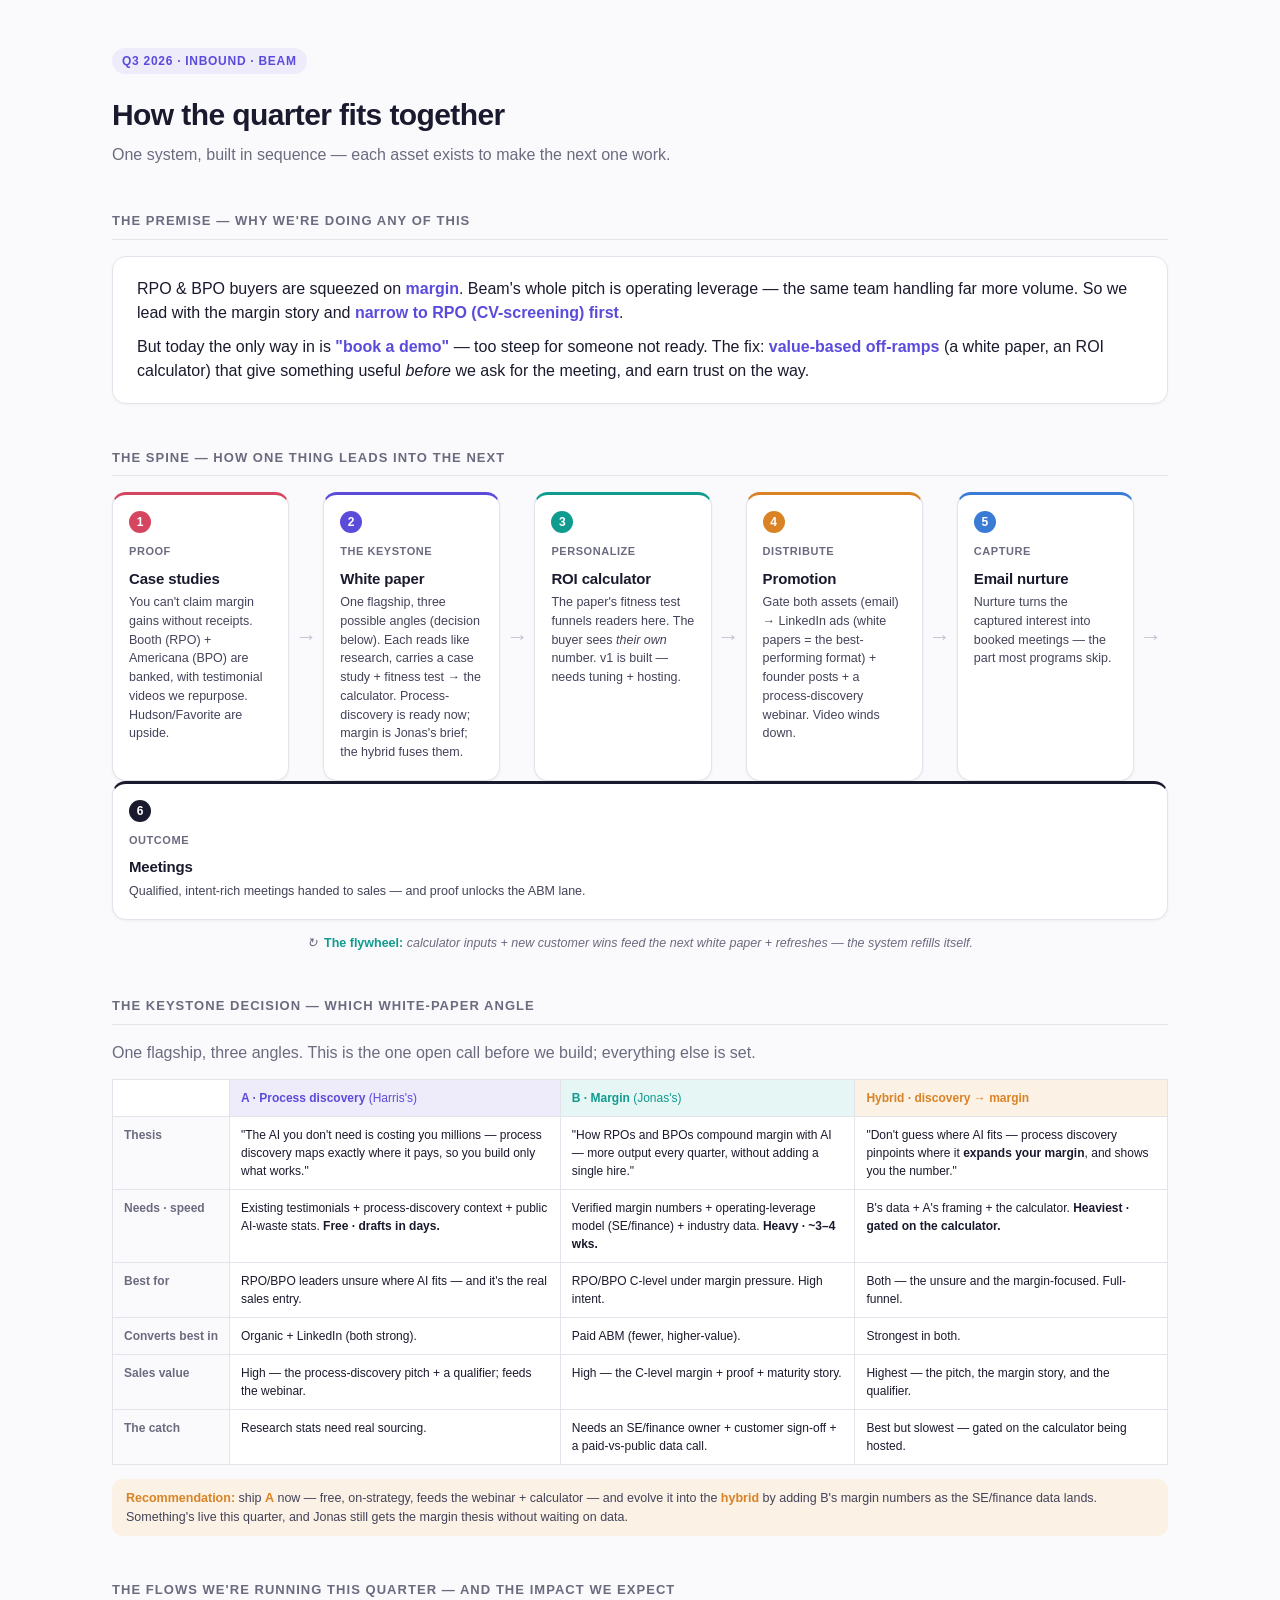
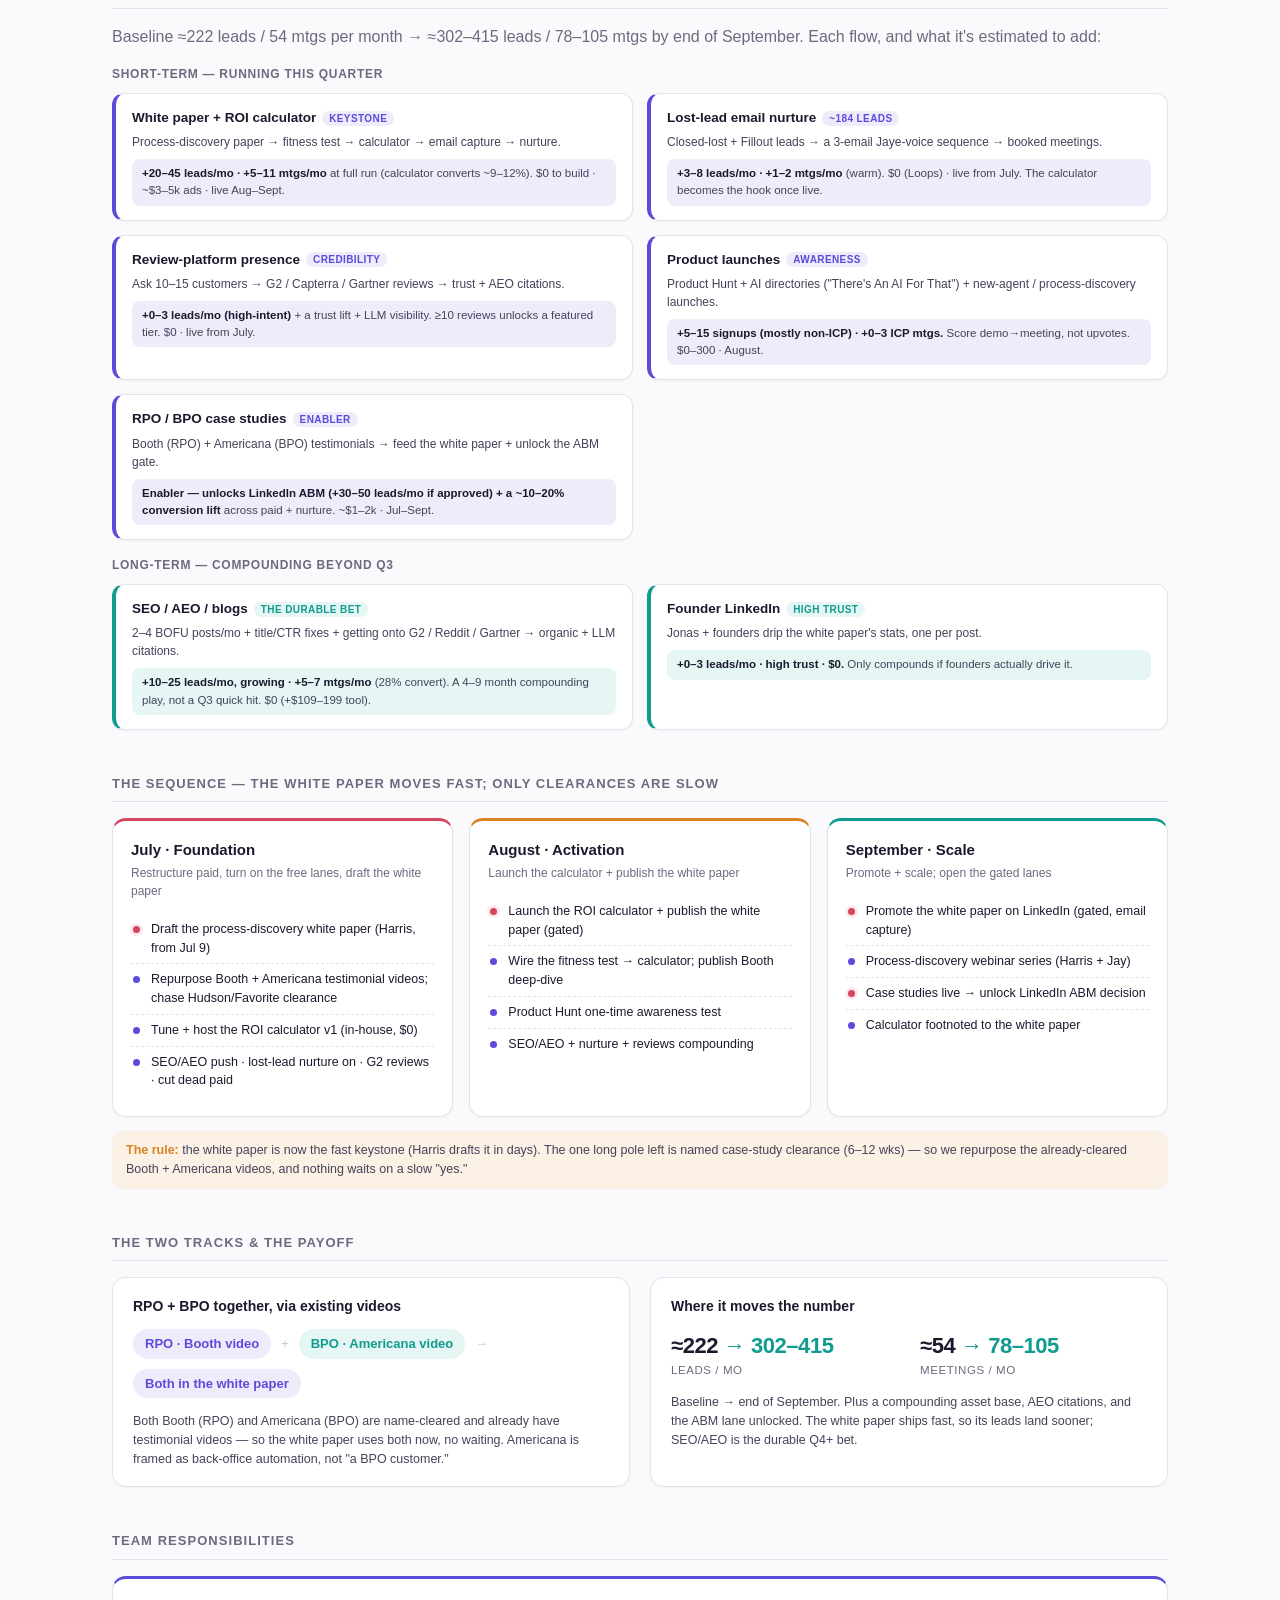
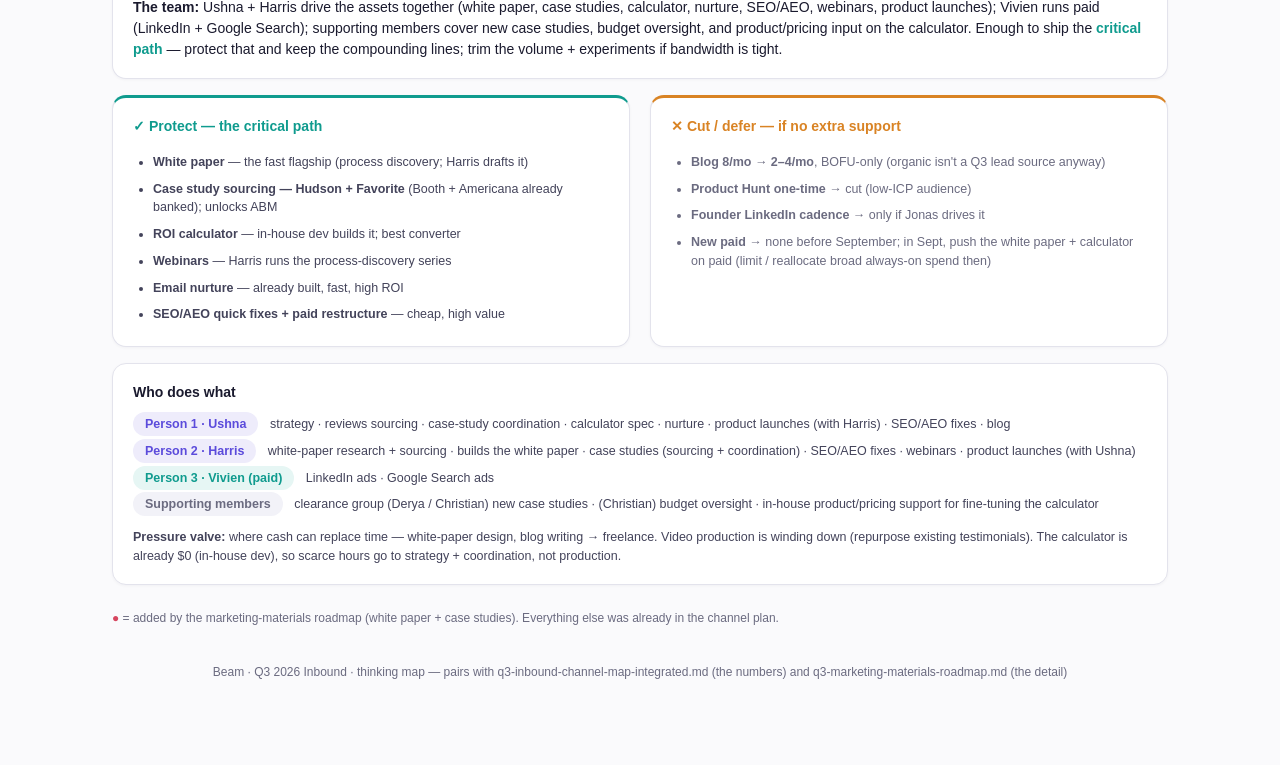
<file: q3-thinking-map.html>
<!DOCTYPE html>
<html lang="en">
<head>
<meta charset="UTF-8">
<meta name="viewport" content="width=device-width, initial-scale=1.0">
<title>Q3 Thinking Map — Beam Inbound</title>
<style>
  :root{
    --ink:#1a1a2e; --muted:#6b6b80; --line:#e3e3ec;
    --violet:#5b4bdb; --violet-soft:#eeecfb;
    --teal:#0f9b8e; --teal-soft:#e6f6f4;
    --amber:#d98324; --amber-soft:#fbf1e4;
    --rose:#d6455f; --rose-soft:#fbe9ed;
    --bg:#fafafc;
  }
  *{box-sizing:border-box}
  body{margin:0;background:var(--bg);color:var(--ink);
    font-family:-apple-system,BlinkMacSystemFont,"Segoe UI",Roboto,Helvetica,Arial,sans-serif;
    line-height:1.5;-webkit-font-smoothing:antialiased}
  .wrap{max-width:1120px;margin:0 auto;padding:48px 32px 72px}
  h1{font-size:30px;margin:0 0 6px;letter-spacing:-.02em}
  .sub{color:var(--muted);font-size:16px;margin:0 0 4px}
  .tag{display:inline-block;font-size:12px;font-weight:600;letter-spacing:.06em;text-transform:uppercase;
    color:var(--violet);background:var(--violet-soft);padding:4px 10px;border-radius:20px;margin-bottom:18px}
  h2{font-size:13px;font-weight:700;letter-spacing:.08em;text-transform:uppercase;color:var(--muted);
    margin:44px 0 16px;padding-bottom:8px;border-bottom:1px solid var(--line)}
  .premise{background:#fff;border:1px solid var(--line);border-radius:14px;padding:20px 24px;
    box-shadow:0 1px 3px rgba(20,20,50,.04)}
  .premise b{color:var(--violet)}
  .premise p{margin:0 0 10px}
  .premise p:last-child{margin:0}

  /* SPINE */
  .spine{display:flex;flex-wrap:wrap;gap:0;align-items:stretch}
  .node{flex:1 1 0;min-width:150px;background:#fff;border:1px solid var(--line);border-radius:14px;
    padding:16px 16px 18px;position:relative;box-shadow:0 1px 3px rgba(20,20,50,.05)}
  .node .n{font-size:12px;font-weight:700;color:#fff;width:22px;height:22px;border-radius:50%;
    display:flex;align-items:center;justify-content:center;margin-bottom:10px}
  .node h3{margin:0 0 3px;font-size:15px;letter-spacing:-.01em}
  .node .lbl{font-size:11px;font-weight:600;text-transform:uppercase;letter-spacing:.05em;color:var(--muted);margin-bottom:8px}
  .node p{margin:0;font-size:12.5px;color:#43435a}
  .arrow{flex:0 0 34px;display:flex;align-items:center;justify-content:center;color:#c3c3d4;font-size:22px}
  .c1 .n{background:var(--rose)} .c1{border-top:3px solid var(--rose)}
  .c2 .n{background:var(--violet)} .c2{border-top:3px solid var(--violet)}
  .c3 .n{background:var(--teal)} .c3{border-top:3px solid var(--teal)}
  .c4 .n{background:var(--amber)} .c4{border-top:3px solid var(--amber)}
  .c5 .n{background:#3a7bd5} .c5{border-top:3px solid #3a7bd5}
  .c6 .n{background:#1a1a2e} .c6{border-top:3px solid #1a1a2e}
  .loop{margin-top:14px;font-size:12.5px;color:var(--muted);text-align:center;font-style:italic}
  .loop b{color:var(--teal);font-style:normal}

  /* TIMELINE */
  .months{display:grid;grid-template-columns:1fr 1fr 1fr;gap:16px}
  .month{background:#fff;border:1px solid var(--line);border-radius:14px;padding:18px 18px 20px;box-shadow:0 1px 3px rgba(20,20,50,.04)}
  .month .mh{font-size:15px;font-weight:700;margin-bottom:2px}
  .month .mt{font-size:12px;color:var(--muted);margin-bottom:14px}
  .month ul{margin:0;padding:0;list-style:none}
  .month li{font-size:12.5px;padding:6px 0 6px 20px;position:relative;border-top:1px dashed var(--line)}
  .month li:first-child{border-top:none}
  .month li::before{content:"";position:absolute;left:2px;top:12px;width:7px;height:7px;border-radius:50%;background:var(--violet)}
  .month li.star::before{background:var(--rose);box-shadow:0 0 0 3px var(--rose-soft)}
  .m1{border-top:3px solid var(--rose)} .m2{border-top:3px solid var(--amber)} .m3{border-top:3px solid var(--teal)}
  .rule{margin-top:14px;font-size:12.5px;color:#43435a;background:var(--amber-soft);border-radius:10px;padding:10px 14px}
  .rule b{color:var(--amber)}

  /* TRACKS + PAYOFF */
  .split{display:grid;grid-template-columns:1fr 1fr;gap:20px}
  @media(max-width:720px){.split{grid-template-columns:1fr}.months{grid-template-columns:1fr}}
  .card{background:#fff;border:1px solid var(--line);border-radius:14px;padding:18px 20px;box-shadow:0 1px 3px rgba(20,20,50,.04)}
  .card h4{margin:0 0 12px;font-size:14px}
  .flow{display:flex;align-items:center;gap:10px;flex-wrap:wrap;font-size:13px}
  .pill{background:var(--violet-soft);color:var(--violet);font-weight:600;padding:5px 12px;border-radius:20px;white-space:nowrap}
  .pill.b{background:var(--teal-soft);color:var(--teal)}
  .go{color:#c3c3d4}
  .kpi{display:flex;gap:22px;flex-wrap:wrap}
  .kpi div{flex:1 1 120px}
  .kpi .big{font-size:22px;font-weight:700;letter-spacing:-.02em}
  .kpi .big .to{color:var(--teal)}
  .kpi .cap{font-size:11.5px;color:var(--muted);text-transform:uppercase;letter-spacing:.05em}
  .foot{margin-top:36px;font-size:12px;color:var(--muted);text-align:center}
  .legend{margin-top:8px;font-size:12px;color:var(--muted)}
  .legend .s{color:var(--rose);font-weight:700}

  /* FLOWS PORTFOLIO */
  .flows{display:grid;grid-template-columns:1fr 1fr;gap:14px;margin-bottom:4px}
  @media(max-width:720px){.flows{grid-template-columns:1fr}}
  .flow-card{background:#fff;border:1px solid var(--line);border-radius:12px;padding:14px 16px;
    box-shadow:0 1px 3px rgba(20,20,50,.04);border-left:4px solid var(--violet)}
  .flow-card.lt{border-left-color:var(--teal)}
  .fh{font-size:13.5px;font-weight:700;margin-bottom:5px}
  .fh .ft{font-size:10px;font-weight:600;text-transform:uppercase;letter-spacing:.04em;color:var(--violet);
    background:var(--violet-soft);padding:2px 7px;border-radius:10px;margin-left:6px;vertical-align:middle}
  .flow-card.lt .fh .ft{color:var(--teal);background:var(--teal-soft)}
  .fdesc{font-size:12px;color:#43435a;margin-bottom:8px}
  .fimpact{font-size:11.5px;color:#43435a;background:var(--violet-soft);border-radius:8px;padding:6px 10px}
  .flow-card.lt .fimpact{background:var(--teal-soft)}
  .fimpact b{color:var(--ink)}
  .ft-h{font-size:12px;font-weight:700;letter-spacing:.06em;text-transform:uppercase;color:var(--muted);margin:16px 0 10px}

  /* OPTIONS TABLE */
  .opts{width:100%;border-collapse:collapse;font-size:12px;margin-bottom:4px}
  .opts th,.opts td{border:1px solid var(--line);padding:9px 11px;vertical-align:top;text-align:left;background:#fff}
  .opts thead th{font-weight:700}
  .opts thead .oa{background:var(--violet-soft);color:var(--violet)}
  .opts thead .ob{background:var(--teal-soft);color:var(--teal)}
  .opts thead .oh{background:var(--amber-soft);color:var(--amber)}
  .opts thead th:first-child{background:#fff}
  .opts tbody th{background:#fafafc;color:var(--muted);font-weight:600;width:94px;white-space:nowrap}
  .opts td b{color:var(--ink)}
</style>
</head>
<body>
<div class="wrap">

  <span class="tag">Q3 2026 · Inbound · Beam</span>
  <h1>How the quarter fits together</h1>
  <p class="sub">One system, built in sequence — each asset exists to make the next one work.</p>

  <h2>The premise — why we're doing any of this</h2>
  <div class="premise">
    <p>RPO &amp; BPO buyers are squeezed on <b>margin</b>. Beam's whole pitch is operating leverage — the same team handling far more volume. So we lead with the margin story and <b>narrow to RPO (CV-screening) first</b>.</p>
    <p>But today the only way in is <b>"book a demo"</b> — too steep for someone not ready. The fix: <b>value-based off-ramps</b> (a white paper, an ROI calculator) that give something useful <i>before</i> we ask for the meeting, and earn trust on the way.</p>
  </div>

  <h2>The spine — how one thing leads into the next</h2>
  <div class="spine">
    <div class="node c1"><div class="n">1</div><div class="lbl">Proof</div><h3>Case studies</h3><p>You can't claim margin gains without receipts. Booth (RPO) + Americana (BPO) are banked, with testimonial videos we repurpose. Hudson/Favorite are upside.</p></div>
    <div class="arrow">→</div>
    <div class="node c2"><div class="n">2</div><div class="lbl">The keystone</div><h3>White paper</h3><p>One flagship, three possible angles (decision below). Each reads like research, carries a case study + fitness test → the calculator. Process-discovery is ready now; margin is Jonas's brief; the hybrid fuses them.</p></div>
    <div class="arrow">→</div>
    <div class="node c3"><div class="n">3</div><div class="lbl">Personalize</div><h3>ROI calculator</h3><p>The paper's fitness test funnels readers here. The buyer sees <i>their own</i> number. v1 is built — needs tuning + hosting.</p></div>
    <div class="arrow">→</div>
    <div class="node c4"><div class="n">4</div><div class="lbl">Distribute</div><h3>Promotion</h3><p>Gate both assets (email) → LinkedIn ads (white papers = the best-performing format) + founder posts + a process-discovery webinar. Video winds down.</p></div>
    <div class="arrow">→</div>
    <div class="node c5"><div class="n">5</div><div class="lbl">Capture</div><h3>Email nurture</h3><p>Nurture turns the captured interest into booked meetings — the part most programs skip.</p></div>
    <div class="arrow">→</div>
    <div class="node c6"><div class="n">6</div><div class="lbl">Outcome</div><h3>Meetings</h3><p>Qualified, intent-rich meetings handed to sales — and proof unlocks the ABM lane.</p></div>
  </div>
  <p class="loop">↻ &nbsp;<b>The flywheel:</b> calculator inputs + new customer wins feed the next white paper + refreshes — the system refills itself.</p>

  <h2>The keystone decision — which white-paper angle</h2>
  <p class="sub" style="margin-bottom:14px">One flagship, three angles. This is the one open call before we build; everything else is set.</p>
  <table class="opts">
    <thead><tr>
      <th></th>
      <th class="oa">A · Process discovery <span style="font-weight:500">(Harris's)</span></th>
      <th class="ob">B · Margin <span style="font-weight:500">(Jonas's)</span></th>
      <th class="oh">Hybrid · discovery → margin</th>
    </tr></thead>
    <tbody>
      <tr><th>Thesis</th>
        <td>"The AI you don't need is costing you millions — process discovery maps exactly where it pays, so you build only what works."</td>
        <td>"How RPOs and BPOs compound margin with AI — more output every quarter, without adding a single hire."</td>
        <td>"Don't guess where AI fits — process discovery pinpoints where it <b>expands your margin</b>, and shows you the number."</td></tr>
      <tr><th>Needs · speed</th>
        <td>Existing testimonials + process-discovery context + public AI-waste stats. <b>Free · drafts in days.</b></td>
        <td>Verified margin numbers + operating-leverage model (SE/finance) + industry data. <b>Heavy · ~3–4 wks.</b></td>
        <td>B's data + A's framing + the calculator. <b>Heaviest · gated on the calculator.</b></td></tr>
      <tr><th>Best for</th>
        <td>RPO/BPO leaders unsure where AI fits — and it's the real sales entry.</td>
        <td>RPO/BPO C-level under margin pressure. High intent.</td>
        <td>Both — the unsure and the margin-focused. Full-funnel.</td></tr>
      <tr><th>Converts best in</th>
        <td>Organic + LinkedIn (both strong).</td>
        <td>Paid ABM (fewer, higher-value).</td>
        <td>Strongest in both.</td></tr>
      <tr><th>Sales value</th>
        <td>High — the process-discovery pitch + a qualifier; feeds the webinar.</td>
        <td>High — the C-level margin + proof + maturity story.</td>
        <td>Highest — the pitch, the margin story, and the qualifier.</td></tr>
      <tr><th>The catch</th>
        <td>Research stats need real sourcing.</td>
        <td>Needs an SE/finance owner + customer sign-off + a paid-vs-public data call.</td>
        <td>Best but slowest — gated on the calculator being hosted.</td></tr>
    </tbody>
  </table>
  <div class="rule"><b>Recommendation:</b> ship <b>A</b> now — free, on-strategy, feeds the webinar + calculator — and evolve it into the <b>hybrid</b> by adding B's margin numbers as the SE/finance data lands. Something's live this quarter, and Jonas still gets the margin thesis without waiting on data.</div>

  <h2>The flows we're running this quarter — and the impact we expect</h2>
  <p class="sub" style="margin-bottom:14px">Baseline ≈222 leads / 54 mtgs per month → ≈302–415 leads / 78–105 mtgs by end of September. Each flow, and what it's estimated to add:</p>

  <div class="ft-h">Short-term — running this quarter</div>
  <div class="flows">
    <div class="flow-card"><div class="fh">White paper + ROI calculator<span class="ft">keystone</span></div><div class="fdesc">Process-discovery paper → fitness test → calculator → email capture → nurture.</div><div class="fimpact"><b>+20–45 leads/mo · +5–11 mtgs/mo</b> at full run (calculator converts ~9–12%). $0 to build · ~$3–5k ads · live Aug–Sept.</div></div>
    <div class="flow-card"><div class="fh">Lost-lead email nurture<span class="ft">~184 leads</span></div><div class="fdesc">Closed-lost + Fillout leads → a 3-email Jaye-voice sequence → booked meetings.</div><div class="fimpact"><b>+3–8 leads/mo · +1–2 mtgs/mo</b> (warm). $0 (Loops) · live from July. The calculator becomes the hook once live.</div></div>
    <div class="flow-card"><div class="fh">Review-platform presence<span class="ft">credibility</span></div><div class="fdesc">Ask 10–15 customers → G2 / Capterra / Gartner reviews → trust + AEO citations.</div><div class="fimpact"><b>+0–3 leads/mo (high-intent)</b> + a trust lift + LLM visibility. ≥10 reviews unlocks a featured tier. $0 · live from July.</div></div>
    <div class="flow-card"><div class="fh">Product launches<span class="ft">awareness</span></div><div class="fdesc">Product Hunt + AI directories ("There's An AI For That") + new-agent / process-discovery launches.</div><div class="fimpact"><b>+5–15 signups (mostly non-ICP) · +0–3 ICP mtgs.</b> Score demo→meeting, not upvotes. $0–300 · August.</div></div>
    <div class="flow-card"><div class="fh">RPO / BPO case studies<span class="ft">enabler</span></div><div class="fdesc">Booth (RPO) + Americana (BPO) testimonials → feed the white paper + unlock the ABM gate.</div><div class="fimpact"><b>Enabler — unlocks LinkedIn ABM (+30–50 leads/mo if approved) + a ~10–20% conversion lift</b> across paid + nurture. ~$1–2k · Jul–Sept.</div></div>
  </div>

  <div class="ft-h">Long-term — compounding beyond Q3</div>
  <div class="flows">
    <div class="flow-card lt"><div class="fh">SEO / AEO / blogs<span class="ft">the durable bet</span></div><div class="fdesc">2–4 BOFU posts/mo + title/CTR fixes + getting onto G2 / Reddit / Gartner → organic + LLM citations.</div><div class="fimpact"><b>+10–25 leads/mo, growing · +5–7 mtgs/mo</b> (28% convert). A 4–9 month compounding play, not a Q3 quick hit. $0 (+$109–199 tool).</div></div>
    <div class="flow-card lt"><div class="fh">Founder LinkedIn<span class="ft">high trust</span></div><div class="fdesc">Jonas + founders drip the white paper's stats, one per post.</div><div class="fimpact"><b>+0–3 leads/mo · high trust · $0.</b> Only compounds if founders actually drive it.</div></div>
  </div>

  <h2>The sequence — the white paper moves fast; only clearances are slow</h2>
  <div class="months">
    <div class="month m1">
      <div class="mh">July · Foundation</div>
      <div class="mt">Restructure paid, turn on the free lanes, draft the white paper</div>
      <ul>
        <li class="star">Draft the process-discovery white paper (Harris, from Jul 9)</li>
        <li>Repurpose Booth + Americana testimonial videos; chase Hudson/Favorite clearance</li>
        <li>Tune + host the ROI calculator v1 (in-house, $0)</li>
        <li>SEO/AEO push · lost-lead nurture on · G2 reviews · cut dead paid</li>
      </ul>
    </div>
    <div class="month m2">
      <div class="mh">August · Activation</div>
      <div class="mt">Launch the calculator + publish the white paper</div>
      <ul>
        <li class="star">Launch the ROI calculator + publish the white paper (gated)</li>
        <li>Wire the fitness test → calculator; publish Booth deep-dive</li>
        <li>Product Hunt one-time awareness test</li>
        <li>SEO/AEO + nurture + reviews compounding</li>
      </ul>
    </div>
    <div class="month m3">
      <div class="mh">September · Scale</div>
      <div class="mt">Promote + scale; open the gated lanes</div>
      <ul>
        <li class="star">Promote the white paper on LinkedIn (gated, email capture)</li>
        <li>Process-discovery webinar series (Harris + Jay)</li>
        <li class="star">Case studies live → unlock LinkedIn ABM decision</li>
        <li>Calculator footnoted to the white paper</li>
      </ul>
    </div>
  </div>
  <div class="rule"><b>The rule:</b> the white paper is now the fast keystone (Harris drafts it in days). The one long pole left is named case-study clearance (6–12 wks) — so we repurpose the already-cleared Booth + Americana videos, and nothing waits on a slow "yes."</div>

  <h2>The two tracks &amp; the payoff</h2>
  <div class="split">
    <div class="card">
      <h4>RPO + BPO together, via existing videos</h4>
      <div class="flow">
        <span class="pill">RPO · Booth video</span>
        <span class="go">+</span>
        <span class="pill b">BPO · Americana video</span>
        <span class="go">→</span>
        <span class="pill">Both in the white paper</span>
      </div>
      <p style="font-size:12.5px;color:#43435a;margin:14px 0 0">Both Booth (RPO) and Americana (BPO) are name-cleared and already have testimonial videos — so the white paper uses both now, no waiting. Americana is framed as back-office automation, not "a BPO customer."</p>
    </div>
    <div class="card">
      <h4>Where it moves the number</h4>
      <div class="kpi">
        <div><div class="big">≈222<span class="to"> → 302–415</span></div><div class="cap">Leads / mo</div></div>
        <div><div class="big">≈54<span class="to"> → 78–105</span></div><div class="cap">Meetings / mo</div></div>
      </div>
      <p style="font-size:12.5px;color:#43435a;margin:14px 0 0">Baseline → end of September. Plus a compounding asset base, AEO citations, and the ABM lane unlocked. The white paper ships fast, so its leads land sooner; SEO/AEO is the durable Q4+ bet.</p>
    </div>
  </div>

  <h2>Team responsibilities</h2>
  <div class="card" style="border-top:3px solid var(--violet);margin-bottom:16px">
    <p style="margin:0;font-size:14px"><b>The team:</b> Ushna + Harris drive the assets together (white paper, case studies, calculator, nurture, SEO/AEO, webinars, product launches); Vivien runs paid (LinkedIn + Google Search); supporting members cover new case studies, budget oversight, and product/pricing input on the calculator. Enough to ship the <b style="color:var(--teal)">critical path</b> — protect that and keep the compounding lines; trim the volume + experiments if bandwidth is tight.</p>
  </div>
  <div class="split">
    <div class="card" style="border-top:3px solid var(--teal)">
      <h4 style="color:var(--teal)">✓ Protect — the critical path</h4>
      <ul style="margin:0;padding-left:20px;font-size:12.5px;color:#43435a">
        <li style="padding:4px 0"><b>White paper</b> — the fast flagship (process discovery; Harris drafts it)</li>
        <li style="padding:4px 0"><b>Case study sourcing — Hudson + Favorite</b> (Booth + Americana already banked); unlocks ABM</li>
        <li style="padding:4px 0"><b>ROI calculator</b> — in-house dev builds it; best converter</li>
        <li style="padding:4px 0"><b>Webinars</b> — Harris runs the process-discovery series</li>
        <li style="padding:4px 0"><b>Email nurture</b> — already built, fast, high ROI</li>
        <li style="padding:4px 0"><b>SEO/AEO quick fixes + paid restructure</b> — cheap, high value</li>
      </ul>
    </div>
    <div class="card" style="border-top:3px solid var(--amber)">
      <h4 style="color:var(--amber)">✕ Cut / defer — if no extra support</h4>
      <ul style="margin:0;padding-left:20px;font-size:12.5px;color:#6b6b80">
        <li style="padding:4px 0"><b>Blog 8/mo → 2–4/mo</b>, BOFU-only (organic isn't a Q3 lead source anyway)</li>
        <li style="padding:4px 0"><b>Product Hunt one-time</b> → cut (low-ICP audience)</li>
        <li style="padding:4px 0"><b>Founder LinkedIn cadence</b> → only if Jonas drives it</li>
        <li style="padding:4px 0"><b>New paid</b> → none before September; in Sept, push the white paper + calculator on paid (limit / reallocate broad always-on spend then)</li>
      </ul>
    </div>
  </div>
  <div class="card" style="margin-top:16px">
    <h4>Who does what</h4>
    <div style="display:grid;grid-template-columns:1fr;gap:8px;font-size:12.5px;color:#43435a">
      <div><span class="pill" style="margin-right:8px">Person 1 · Ushna</span> strategy · reviews sourcing · case-study coordination · calculator spec · nurture · product launches (with Harris) · SEO/AEO fixes · blog</div>
      <div><span class="pill" style="margin-right:8px">Person 2 · Harris</span> white-paper research + sourcing · builds the white paper · case studies (sourcing + coordination) · SEO/AEO fixes · webinars · product launches (with Ushna)</div>
      <div><span class="pill b" style="margin-right:8px">Person 3 · Vivien (paid)</span> LinkedIn ads · Google Search ads</div>
      <div><span class="pill" style="margin-right:8px;background:#f2f2f8;color:#6b6b80">Supporting members</span> clearance group (Derya / Christian) new case studies · (Christian) budget oversight · in-house product/pricing support for fine-tuning the calculator</div>
    </div>
    <p style="font-size:12.5px;color:#43435a;margin:14px 0 0"><b>Pressure valve:</b> where cash can replace time — white-paper design, blog writing → freelance. Video production is winding down (repurpose existing testimonials). The calculator is already $0 (in-house dev), so scarce hours go to strategy + coordination, not production.</p>
  </div>

  <p class="legend" style="margin-top:24px"><span class="s">●</span> = added by the marketing-materials roadmap (white paper + case studies). Everything else was already in the channel plan.</p>
  <p class="foot">Beam · Q3 2026 Inbound · thinking map — pairs with q3-inbound-channel-map-integrated.md (the numbers) and q3-marketing-materials-roadmap.md (the detail)</p>

</div>
</body>
</html>
</file>
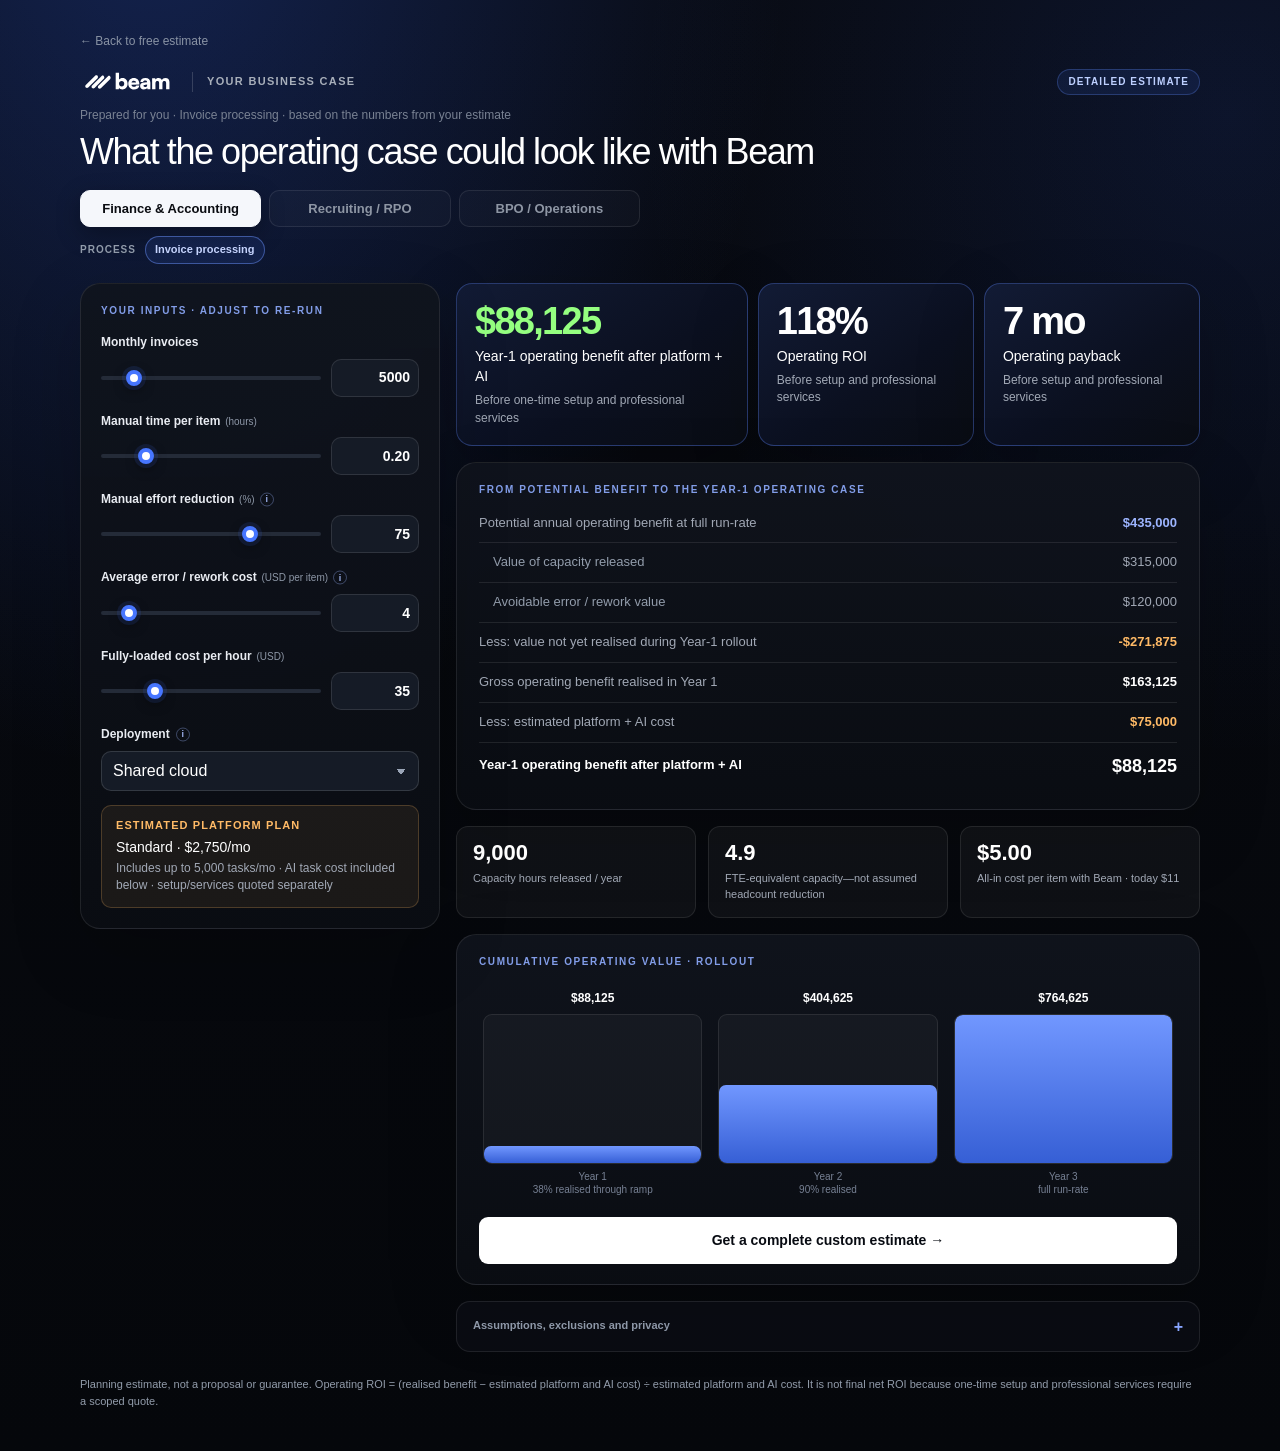
<file: roi-calculator-report.html>
<!doctype html>
<html lang="en">
<head>
<meta charset="utf-8"/>
<meta name="viewport" content="width=device-width, initial-scale=1"/>
<title>Beam — Your Business Case</title>
<!-- GATED tier: operating case with rollout, platform and measured AI costs. One-time setup,
     professional services and optional dedicated auth require scope and are therefore excluded
     explicitly rather than being misrepresented as a complete Beam investment. -->
<link href="https://fonts.cdnfonts.com/css/satoshi" rel="stylesheet">
<style>
  :root{--bg:#07090e;--surface:#0d1119;--surface2:#111722;--t1:#f7f8fb;--t2:#a1a8b5;--t3:#929cab;
    --blue:#4776ff;--blue-hi:#9db5ff;--blue-soft:#dce6ff;--green:#95ff80;--amber:#ffba66;--border:rgba(255,255,255,.09);--r:20px;}
  *{box-sizing:border-box;margin:0;padding:0}
  body{min-height:100vh;background:var(--bg);color:var(--t1);font-family:'Satoshi',Arial,sans-serif;line-height:1.45;-webkit-font-smoothing:antialiased;padding:28px 20px 40px;
    background-image:radial-gradient(ellipse at 12% -8%,rgba(44,87,213,.32),transparent 40%),radial-gradient(ellipse at 96% 8%,rgba(46,93,232,.13),transparent 34%),linear-gradient(180deg,#080a10 0%,#05070b 100%);}
  .wrap{width:100%;max-width:1120px;min-width:0;margin:0 auto;overflow-wrap:break-word}
  a.back{display:inline-block;color:#8993a4;font-size:12px;text-decoration:none;margin-bottom:16px}a.back:hover{color:#fff}
  .brand{display:flex;align-items:center;gap:14px;margin-bottom:10px;min-height:31px}
  .logo-img{display:block;width:98px;height:auto}.brand-divider{width:1px;height:20px;background:rgba(255,255,255,.16)}
  .report-name{font-size:11px;line-height:1;letter-spacing:.12em;text-transform:uppercase;color:#a8afba;font-weight:650}
  .gate-pill{margin-left:auto;font-size:10px;letter-spacing:.11em;text-transform:uppercase;font-weight:700;color:#bed0ff;background:rgba(71,118,255,.10);border:1px solid rgba(99,140,255,.28);padding:5px 10px;border-radius:999px}
  .prepared{font-size:12px;color:#798293;margin-bottom:8px}
  h1{font-size:36px;font-weight:500;letter-spacing:-.04em;line-height:1.08;margin-bottom:18px;color:#fff;max-width:960px}
  h1 .g{color:var(--blue-hi)}
  .tabs{display:grid;grid-template-columns:repeat(3,1fr);gap:8px;max-width:560px;margin-bottom:18px}
  .tab{padding:10px 12px;border-radius:10px;background:rgba(255,255,255,.025);border:1px solid var(--border);color:#8e96a4;font-weight:650;font-size:13px;cursor:pointer;text-align:center;transition:all .2s}
  .tab:hover{border-color:rgba(111,149,255,.42);color:#fff}.tab.active{background:#f5f7fb;border-color:#f5f7fb;color:#0a0c11;box-shadow:0 8px 24px rgba(0,0,0,.3)}
  .processes{display:flex;align-items:center;gap:7px;min-height:29px;margin:-9px 0 18px;color:var(--t3);font-size:10px}
  .process-label{letter-spacing:.1em;text-transform:uppercase;font-weight:700;margin-right:2px}
  .process{display:none;padding:5px 9px;border:1px solid rgba(255,255,255,.10);border-radius:999px;background:rgba(255,255,255,.035);color:#dce2ec;font:inherit;font-size:11px;font-weight:600}
  .process.show{display:inline-flex}.process.active{border-color:rgba(110,149,255,.48);background:rgba(71,118,255,.12);color:#c7d5ff}
  .process:disabled{opacity:.48;cursor:not-allowed}
  .tab:focus-visible,.cta:focus-visible,.review-cta:focus-visible,input:focus-visible,select:focus-visible,summary:focus-visible{outline:3px solid #9db5ff;outline-offset:3px}
  .layout{display:grid;grid-template-columns:minmax(310px,360px) minmax(0,1fr);gap:16px;align-items:start;min-width:0}
  .card{background:linear-gradient(180deg,rgba(16,20,29,.94),rgba(10,13,19,.96));border:1px solid var(--border);border-radius:var(--r);padding:20px;box-shadow:0 24px 70px rgba(0,0,0,.20)}
  .inputs{position:sticky;top:18px}.card-green,.card-blue{background:linear-gradient(145deg,#121b35 0%,#0b1020 58%,#0a0d14 100%);border-color:rgba(95,136,255,.34)}
  .card-amber{background:rgba(255,186,102,.07);border:1px solid rgba(255,186,102,.22)}
  .ctl-title{font-size:10px;letter-spacing:.16em;text-transform:uppercase;color:#829de8;font-weight:700;margin-bottom:16px}
  .field{margin-bottom:16px}.field>label{display:flex;align-items:center;gap:5px;font-size:12px;font-weight:600;color:#e9ecf2;margin-bottom:7px}
  .field.needs-review>label{color:var(--amber)}.field.needs-review .value-edit{border-color:rgba(255,186,102,.5);background:rgba(255,186,102,.07)}.field.needs-review input[type=range]::-webkit-slider-thumb{border-color:var(--amber)}
  .control-row{display:grid;grid-template-columns:minmax(0,1fr) 88px;gap:10px;align-items:center}
  .value-edit{height:38px;display:flex;align-items:center;justify-content:flex-end;color:#fff;font-size:14px;font-weight:700;background:#151b26;border:1px solid rgba(255,255,255,.11);border-radius:10px;padding:0 8px}
  .value-edit:focus-within{border-color:#6d91ff;background:rgba(71,118,255,.10);box-shadow:0 0 0 3px rgba(71,118,255,.12)}
  .value-edit input{width:100%;min-width:0;border:0;background:transparent;color:#fff;font:inherit;text-align:right;outline:none;font-variant-numeric:tabular-nums}
  .label-copy{display:inline;white-space:normal}.label-unit{color:#8e98a8;font-size:10px;font-weight:500;margin-left:2px}
  input[type=number]::-webkit-inner-spin-button,input[type=number]::-webkit-outer-spin-button{-webkit-appearance:none;margin:0}
  input[type=range]{width:100%;height:4px;-webkit-appearance:none;appearance:none;background:#242b38;border-radius:999px;outline:none;cursor:pointer}
  input[type=range]::-webkit-slider-thumb{-webkit-appearance:none;width:16px;height:16px;border-radius:50%;background:#fff;border:4px solid var(--blue);box-shadow:0 0 0 4px rgba(71,118,255,.12),0 4px 12px rgba(0,0,0,.5)}
  input[type=range]::-moz-range-thumb{width:16px;height:16px;border-radius:50%;background:#fff;border:4px solid var(--blue)}
  .info{position:relative;display:inline-flex;align-items:center;justify-content:center;width:14px;height:14px;border:1px solid rgba(157,181,255,.34);border-radius:50%;color:#9eb2ee;font-size:9px;font-weight:650;line-height:1;cursor:help;flex:0 0 auto;transform:translateY(-.5px)}
  .info-tip{position:absolute;z-index:20;left:50%;bottom:calc(100% + 9px);width:245px;padding:9px 11px;border:1px solid rgba(255,255,255,.13);border-radius:9px;background:#171d28;color:#d8dde7;font-size:11px;font-weight:450;line-height:1.4;box-shadow:0 12px 35px rgba(0,0,0,.45);opacity:0;visibility:hidden;transform:translate(-50%,4px);transition:.16s;pointer-events:none}
  .info:hover .info-tip,.info:focus .info-tip,.info:focus-within .info-tip{opacity:1;visibility:visible;transform:translate(-50%,0)}
  .select-wrap{margin-top:14px}.select-wrap label{display:block;font-size:12px;font-weight:600;color:#e9ecf2;margin-bottom:7px}
  .select-wrap label{display:flex;align-items:center;gap:6px}
  .select-wrap select{width:100%;height:40px;border-radius:10px;border:1px solid rgba(255,255,255,.13);background-color:#151b26;color:#fff;padding:0 38px 0 11px;font:inherit;-webkit-appearance:none;appearance:none;background-image:linear-gradient(45deg,transparent 50%,#9aa5b7 50%),linear-gradient(135deg,#9aa5b7 50%,transparent 50%);background-position:calc(100% - 17px) 17px,calc(100% - 12px) 17px;background-size:5px 5px,5px 5px;background-repeat:no-repeat}
  .output{display:flex;flex-direction:column;gap:16px;min-width:0}.inputs,.output,.card{min-width:0}
  .hero{display:grid;grid-template-columns:1.35fr 1fr 1fr;gap:10px}
  .hero.custom-state{grid-template-columns:minmax(0,1fr)}.hero.custom-state .h:not(:first-child){display:none}.hero.custom-state .h:first-child{min-height:138px;justify-content:center}.hero.custom-state .h:first-child .num{font-size:30px;white-space:normal}
  .review-cta{display:none;width:max-content;margin-top:8px;padding:10px 14px;border-radius:8px;background:#fff;color:#080b12;text-decoration:none;font-size:12px;font-weight:700}.hero.custom-state .review-cta{display:inline-block}
  .output.custom-output .tbl,.output.custom-output .mini,.output.custom-output .phases,.output.custom-output .report-notes{display:none}
  .inputs.custom-input .card-amber{display:none}
  .hero .h{padding:18px;border-radius:16px;display:flex;flex-direction:column;gap:6px;min-width:0}
  .hero .num{font-size:clamp(25px,3vw,38px);font-weight:600;letter-spacing:-.045em;line-height:1;transition:color .2s;white-space:nowrap}
  .hero .num.g,.hero .num.b{color:#fff}
  .hero .k{font-size:14px;font-weight:500;color:#fff}.hero .s{font-size:12px;color:var(--t2)}
  .hero.flash .num{color:#fff!important}
  .tbl{padding:20px 22px}.tr{display:grid;grid-template-columns:minmax(0,1fr) auto;gap:18px;align-items:center;padding:10px 0;border-bottom:1px solid var(--border);font-size:13px}
  .tr:last-child{border-bottom:none}.tr .lab{color:var(--t2)}.tr .amt{font-weight:600;color:#fff;font-variant-numeric:tabular-nums}
  .tr.sub .lab{padding-left:14px;color:var(--t3);font-size:13px}.tr.sub .amt{color:var(--t2);font-weight:500}
  .tr.gross .amt{color:var(--blue-hi)}.tr.invest .amt{color:var(--amber)}
  .tr.net .lab{color:#fff;font-weight:600}.tr.net .amt{color:#fff;font-size:18px}
  .mini{display:grid;grid-template-columns:repeat(3,1fr);gap:12px}
  .mini .m{padding:14px 16px;border-radius:12px;background:rgba(255,255,255,.04);border:1px solid var(--border)}
  .mini .m .num{font-size:22px;font-weight:600;color:#fff;line-height:1.1;overflow-wrap:anywhere}.mini .m .k{font-size:11px;color:var(--t2);margin-top:6px}
  .phases{padding:20px 22px}.bars{display:grid;grid-template-columns:repeat(3,minmax(0,1fr));gap:16px;height:230px;padding:8px 4px 0}
  .bar-col{min-width:0;display:grid;grid-template-rows:24px 150px 34px;align-items:end;gap:7px;text-align:center}
  .bar-track{width:100%;height:150px;border-radius:9px;background:rgba(255,255,255,.035);border:1px solid var(--border);display:flex;align-items:flex-end;overflow:hidden}
  .bar-fill{width:100%;border-radius:7px 7px 0 0;background:linear-gradient(180deg,#7197ff,#365fd5);transition:height .35s cubic-bezier(.34,1.2,.64,1);min-height:3px}
  .bar-lab{font-size:10px;color:#778194;text-align:center;line-height:1.25;align-self:start}.bar-val{font-size:12px;font-weight:650;color:#fff;white-space:nowrap}
  .chart-review{display:none;padding:24px 16px;margin:8px 0 4px;border:1px dashed rgba(255,186,102,.28);border-radius:12px;text-align:center;color:#b8966e;font-size:12px}.phases.review .bars{display:none}.phases.review .chart-review{display:block}
  .invest-note{font-size:11px;color:var(--t3);line-height:1.45;margin-top:12px;padding-top:10px;border-top:1px solid var(--border)}
  .cta{display:block;text-align:center;padding:13px;border-radius:9px;font-weight:700;font-size:14px;text-decoration:none;background:#fff;color:#080b12;margin-top:12px}.cta:hover{background:#dce6ff}
  .report-notes{border:1px solid var(--border);border-radius:14px;background:rgba(13,16,23,.62);overflow:hidden}
  .report-notes summary{list-style:none;cursor:pointer;padding:13px 16px;color:#8e98a8;font-size:11px;font-weight:650;display:flex;justify-content:space-between;align-items:center}
  .report-notes summary::-webkit-details-marker{display:none}.report-notes summary:after{content:'+';color:#88a5ff;font-size:16px}.report-notes[open] summary:after{content:'−'}
  .report-notes-body{padding:0 16px 14px;color:#707a8b;font-size:10.5px;line-height:1.5}.report-notes-body p+p{margin-top:8px}
  .foot{color:var(--t3);font-size:11px;margin-top:24px;line-height:1.6}
  @media(max-width:980px){.layout{grid-template-columns:minmax(0,1fr);width:100%}.inputs{position:static}.hero{grid-template-columns:repeat(3,minmax(0,1fr))}}
  @media(max-width:680px){body{padding:18px 14px 30px;overflow-x:hidden}h1{font-size:29px;max-width:100%}.tabs{grid-template-columns:minmax(0,1fr)}.hero,.mini{grid-template-columns:minmax(0,1fr)}.hero .num{font-size:34px}.bars{gap:8px}.bar-col{grid-template-rows:24px 130px 44px}.bar-track{height:130px}.tr{grid-template-columns:minmax(0,1fr) auto;gap:10px}.brand{flex-wrap:nowrap}.brand-divider,.report-name{display:none}.gate-pill{margin-left:auto;font-size:9px;max-width:190px;overflow:hidden}.control-row{grid-template-columns:minmax(0,1fr) 82px}.inputs,.output,.card{width:100%;max-width:100%}}
</style>
</head>
<body>
<div class="wrap">
  <a href="roi-calculator.html" class="back">← Back to free estimate</a>
  <div class="brand"><img class="logo-img" src="beam-logo-white.svg" alt="Beam"><span class="brand-divider" aria-hidden="true"></span><span class="report-name">Your business case</span><span class="gate-pill">Detailed estimate</span></div>
  <div class="prepared">Prepared for you · <span id="wf-name">Invoice processing</span> · based on the numbers from your estimate</div>
  <h1>What the operating case could look like with Beam</h1>

  <div class="tabs" id="tabs" role="tablist" aria-label="Task type">
    <button type="button" role="tab" aria-selected="true" class="tab active" data-icp="invoice">Finance &amp; Accounting</button>
    <button type="button" role="tab" aria-selected="false" class="tab" data-icp="rpo">Recruiting / RPO</button>
    <button type="button" role="tab" aria-selected="false" class="tab" data-icp="bpo">BPO / Operations</button>
  </div>
  <div class="processes" aria-label="Available processes">
    <span class="process-label">Process</span>
    <button type="button" class="process active" data-for="invoice">Invoice processing</button>
    <button type="button" class="process active" data-for="rpo">Candidate screening</button>
    <button type="button" class="process active" data-for="bpo">Transaction processing</button>
  </div>

  <div class="layout">
    <div class="card inputs" id="inputs-card">
      <div class="ctl-title">Your inputs · adjust to re-run</div>
      <div class="field" id="field-volume"><label id="lbl-volume" for="v-volume">Monthly volume</label><div class="control-row"><input type="range" id="volume" min="200" max="40000" step="100" value="5000" aria-label="Monthly volume"><span class="value-edit"><input type="number" id="v-volume" min="200" max="40000" step="100" value="5000" aria-label="Monthly volume"></span></div></div>
      <div class="field" id="field-hours"><label for="v-hours"><span class="label-copy">Manual time per item<span class="label-unit"> (hours)</span></span></label><div class="control-row"><input type="range" id="hours" min="0.02" max="1" step="0.01" value="0.20" aria-label="Manual time per item in hours"><span class="value-edit"><input type="number" id="v-hours" min="0.02" max="1" step="0.01" value="0.20" aria-label="Manual time per item in hours"></span></div></div>
      <div class="field" id="field-auto"><label for="v-auto"><span class="label-copy">Manual effort reduction<span class="label-unit"> (%)</span></span><span class="info" tabindex="0" aria-label="About manual effort reduction">i<span class="info-tip" role="tooltip">The share of hands-on work removed once the automation is fully running, after human review and exception handling.</span></span></label><div class="control-row"><input type="range" id="auto" min="30" max="95" step="5" value="70" aria-label="Manual effort reduction percentage"><span class="value-edit"><input type="number" id="v-auto" min="30" max="95" step="5" value="70" aria-label="Manual effort reduction percentage"></span></div></div>
      <div class="field" id="field-rework"><label for="v-rework"><span class="label-copy">Average error / rework cost<span class="label-unit"> (USD per item)</span></span><span class="info" tabindex="0" aria-label="About average rework cost">i<span class="info-tip" role="tooltip">Average rework cost spread across every processed item—not the cost of one exception. The model treats 50% as avoidable.</span></span></label><div class="control-row"><input type="range" id="rework" min="0" max="40" step="1" value="3" aria-label="Average error or rework cost in USD per item"><span class="value-edit"><input type="number" id="v-rework" min="0" max="40" step="1" value="3" aria-label="Average error or rework cost in USD per item"></span></div></div>
      <div class="field" id="field-cost"><label for="v-cost"><span class="label-copy">Fully-loaded cost per hour<span class="label-unit"> (USD)</span></span></label><div class="control-row"><input type="range" id="cost" min="10" max="120" step="5" value="30" aria-label="Fully-loaded hourly cost in USD"><span class="value-edit"><input type="number" id="v-cost" min="10" max="120" step="5" value="30" aria-label="Fully-loaded hourly cost in USD"></span></div></div>
      <div class="select-wrap"><label for="deployment">Deployment <span class="info" tabindex="0" aria-label="About deployment pricing">i<span class="info-tip" role="tooltip">Planning prices from Beam’s July 2026 enterprise pricing model. Shared tiers start at $2,750/month; a private instance adds $3,500/month. Final pricing is confirmed in a quote.</span></span></label><select id="deployment"><option value="shared">Shared cloud</option><option value="private">Private instance (+$3,500/month)</option></select></div>
      <div class="card-amber" style="padding:12px 14px;border-radius:10px;margin-top:14px">
        <div style="font-size:11px;letter-spacing:.1em;text-transform:uppercase;color:var(--amber);font-weight:600;margin-bottom:4px">Estimated platform plan</div>
        <div style="font-size:14px;color:#fff;font-weight:500" id="tier-name">—</div>
        <div style="font-size:12px;color:var(--t2);margin-top:2px" id="tier-detail">—</div>
      </div>
    </div>

    <div class="output" aria-live="polite">
      <div class="hero" id="hero">
        <div class="card card-green h"><div class="num g" id="out-net">—</div><div class="k" id="out-net-label">Year-1 operating benefit after platform + AI</div><div class="s" id="out-net-sub">Before one-time setup and professional services</div><a href="https://beam.ai/see-a-demo?utm_source=roi-calculator&amp;utm_medium=calculator&amp;utm_campaign=roi-calculator" class="review-cta" id="review-cta">Get a complete custom estimate →</a></div>
        <div class="card card-green h"><div class="num g" id="out-roi">—</div><div class="k">Operating ROI</div><div class="s">Before setup and professional services</div></div>
        <div class="card card-blue h"><div class="num b" id="out-payback">—</div><div class="k">Operating payback</div><div class="s">Before setup and professional services</div></div>
      </div>

      <div class="card tbl">
        <div class="ctl-title" style="margin-bottom:6px">From potential benefit to the Year-1 operating case</div>
        <div class="tr gross"><span class="lab">Potential annual operating benefit at full run-rate</span><span class="amt" id="t-runrate">—</span></div>
        <div class="tr sub"><span class="lab">Value of capacity released</span><span class="amt" id="t-labour">—</span></div>
        <div class="tr sub"><span class="lab">Avoidable error / rework value</span><span class="amt" id="t-error">—</span></div>
        <div class="tr invest"><span class="lab">Less: value not yet realised during Year-1 rollout</span><span class="amt" id="t-rollout">—</span></div>
        <div class="tr"><span class="lab">Gross operating benefit realised in Year 1</span><span class="amt" id="t-gross">—</span></div>
        <div class="tr invest"><span class="lab">Less: estimated platform + AI cost</span><span class="amt" id="t-invest">—</span></div>
        <div class="tr net"><span class="lab">Year-1 operating benefit after platform + AI</span><span class="amt" id="t-net">—</span></div>
      </div>

      <div class="mini">
        <div class="m"><div class="num" id="m-hours">—</div><div class="k">Capacity hours released / year</div></div>
        <div class="m"><div class="num" id="m-fte">—</div><div class="k">FTE-equivalent capacity—not assumed headcount reduction</div></div>
        <div class="m"><div class="num" id="m-cpi">—</div><div class="k">All-in cost per item with Beam <span id="m-cpi-today"></span></div></div>
      </div>

      <div class="card phases">
        <div class="ctl-title" style="margin-bottom:6px">Cumulative operating value · rollout</div>
        <div class="chart-review">This scenario needs a custom estimate. Use the action above to confirm the inputs, rollout and complete pricing.</div>
        <div class="bars" id="bars">
          <div class="bar-col"><div class="bar-val" id="bv-1">—</div><div class="bar-track"><div class="bar-fill" id="bf-1" style="height:20%"></div></div><div class="bar-lab">Year 1<br>38% realised through ramp</div></div>
          <div class="bar-col"><div class="bar-val" id="bv-2">—</div><div class="bar-track"><div class="bar-fill" id="bf-2" style="height:60%"></div></div><div class="bar-lab">Year 2<br>90% realised</div></div>
          <div class="bar-col"><div class="bar-val" id="bv-3">—</div><div class="bar-track"><div class="bar-fill" id="bf-3" style="height:100%"></div></div><div class="bar-lab">Year 3<br>full run-rate</div></div>
        </div>
        <a href="https://beam.ai/see-a-demo?utm_source=roi-calculator&amp;utm_medium=calculator&amp;utm_campaign=roi-calculator" class="cta">Get a complete custom estimate →</a>
      </div>
      <details class="report-notes">
        <summary>Assumptions, exclusions and privacy</summary>
        <div class="report-notes-body">
          <p><strong>Rollout:</strong> Year 1 assumes a 90-day pilot with no realised benefit, then 25% realisation in months 4–6, 50% in months 7–9 and 75% in months 10–12. Year 2 reaches 90%. <span id="estimate-error">Expected error allowance: —</span></p>
          <p><strong>Included:</strong> economic value of labour capacity released, avoidable error/rework, estimated platform fees and measured AI task cost. <strong>Excluded:</strong> one-time setup, professional services, dedicated authentication, change management, revenue uplift and cycle-time value. Released capacity is not an assumed headcount reduction or automatic cash saving.</p>
          <p>This prototype does not submit or store data. Production inputs are saved only after report-form submission.</p>
        </div>
      </details>
    </div>
  </div>
  <p class="foot">Planning estimate, not a proposal or guarantee. Operating ROI = (realised benefit − estimated platform and AI cost) ÷ estimated platform and AI cost. It is not final net ROI because one-time setup and professional services require a scoped quote.</p>
</div>

<script>
(function(){
  var ICPS={
    invoice:{label:'Invoice processing',volume:5000,hours:0.20,auto:75,cost:35,rework:4,ai:0.70,errorMargin:35,volLabel:'Monthly invoices'},
    rpo:{label:'Recruiting / RPO',volume:10000,hours:0.12,auto:75,cost:40,rework:0,ai:0.05,errorMargin:15,volLabel:'Monthly CVs / applications'},
    bpo:{label:'BPO / Operations',volume:10000,hours:0.20,auto:70,cost:30,rework:3,ai:0.12,errorMargin:50,volLabel:'Monthly transactions'}
  };
  // Shared platform tiers (enterprise-pricing.md): [maxTasks/mo, $/mo, name]
  var TIERS=[[5000,2750,'Standard'],[15000,5250,'Growth'],[30000,7500,'Scale']];
  var FTE_HRS=1840; // 46 wks x 40h (locked 46 weeks)
  var ERROR_AVOIDED=0.50; // Finance-locked ROI model default.
  var YEAR1_RAMP=[0,0,0,0.25,0.25,0.25,0.50,0.50,0.50,0.75,0.75,0.75];
  var YEAR2_REALISATION=0.90;
  var activeICP='invoice';
  var PRIVATE_PREMIUM=3500;
  var el=function(id){return document.getElementById(id);};
  var qs=new URLSearchParams(location.search);
  var fmtNum=function(n){return Math.round(n).toLocaleString('en-US');};
  var fmtUSD=function(n){var neg=n<0?'-':'';n=Math.abs(n);if(n>=1e6)return neg+'$'+(n/1e6).toFixed(1)+'M';if(n>=1e3)return neg+'$'+fmtNum(n);return neg+'$'+Math.round(n);};
  var fmtMin=function(h){var m=h*60;return m<1?'<1 min':(m<60?m.toFixed(0)+' min':h.toFixed(1)+' h');};
  var fmtC=function(n){return '$'+(n<10?n.toFixed(2):Math.round(n).toLocaleString('en-US'));};
  function flash(id){var n=el(id);if(!n)return;n.classList.add('flash');setTimeout(function(){n.classList.remove('flash');},280);}
  function tierFor(vol){for(var i=0;i<TIERS.length;i++){if(vol<=TIERS[i][0])return {fee:TIERS[i][1],name:TIERS[i][2],custom:false};}
    return {fee:null,name:'Custom',custom:true};}
  function clamp(n,min,max,fallback){return Number.isFinite(n)?Math.min(max,Math.max(min,n)):fallback;}
  function paramNum(name,min,max,fallback){var raw=qs.get(name);return raw===null||raw===''?fallback:clamp(Number(raw),min,max,fallback);}
  function paybackMonths(grossMonthly,platformMonthly,aiMonthly){
    var cumulative=0;
    for(var month=1;month<=60;month++){
      var realisation=month<=12?YEAR1_RAMP[month-1]:(month<=24?YEAR2_REALISATION:1);
      cumulative+=(grossMonthly*realisation)-(platformMonthly+aiMonthly);
      if(cumulative>=0)return month;
    }
    return null;
  }

  function calc(){
    var c=ICPS[activeICP];
    var volume=+el('volume').value,hours=+el('hours').value,autoPct=+el('auto').value/100,cost=+el('cost').value,rework=+el('rework').value;
    var annualVol=volume*12;
    var hoursSaved=annualVol*hours*autoPct;
    var labour=hoursSaved*cost, error=annualVol*rework*ERROR_AVOIDED, gross=labour+error;
    var t=tierFor(volume);
    var year1Realisation=YEAR1_RAMP.reduce(function(a,b){return a+b;},0)/12;
    var year1Benefit=gross*year1Realisation;
    var aiRunRate=annualVol*c.ai;
    var deploymentPremium=el('deployment').value==='private'?PRIVATE_PREMIUM:0;
    var aiYear1=aiRunRate;
    var platform=t.custom?null:(t.fee+deploymentPremium)*12;
    var invest=t.custom?null:platform+aiYear1;
    var net=t.custom?null:year1Benefit-invest;
    var roi=t.custom?null:(invest>0?net/invest:0);
    var payback=t.custom?null:paybackMonths(gross/12,t.fee+deploymentPremium,aiRunRate/12);
    var fte=hoursSaved/FTE_HRS;
    var cpiBefore=hours*cost+rework;
    var residualOperatingCpi=(hours*cost*(1-autoPct))+(rework*(1-ERROR_AVOIDED));
    var cpiAfter=t.custom?null:residualOperatingCpi+((t.fee+deploymentPremium)/volume)+c.ai;
    var baselineAnnual=cpiBefore*annualVol;
    var residualAnnual=residualOperatingCpi*annualVol;
    // cumulative net over 3 years (realisation ramp)
    var y1=t.custom?null:year1Benefit-invest;
    var y2=t.custom?null:(gross*YEAR2_REALISATION)-(((t.fee+deploymentPremium)*12)+aiRunRate);
    var y3=t.custom?null:gross-(((t.fee+deploymentPremium)*12)+aiRunRate);
    var c1=y1, c2=t.custom?null:y1+y2, c3=t.custom?null:y1+y2+y3;
    return {volume:volume,hours:hours,autoPct:autoPct,cost:cost,rework:rework,hoursSaved:hoursSaved,labour:labour,error:error,gross:gross,
      year1Benefit:year1Benefit,tier:t,platform:platform,ai:aiYear1,invest:invest,net:net,roi:roi,payback:payback,fte:fte,cpiBefore:cpiBefore,cpiAfter:cpiAfter,
      baselineAnnual:baselineAnnual,residualAnnual:residualAnnual,deploymentPremium:deploymentPremium,c1:c1,c2:c2,c3:c3};
  }
  function reviewReasons(r,c){
    var reasons=[];
    if(r.hours>c.hours*2)reasons.push('manual time');
    if(r.cost>c.cost*1.75)reasons.push('loaded hourly cost');
    if(r.autoPct>0.85)reasons.push('effort reduction');
    if(r.rework>Math.max(c.rework*3,10))reasons.push('rework cost');
    if(r.volume>Math.max(c.volume*3,30000))reasons.push('monthly volume');
    return reasons.length>=2?reasons:[];
  }
  function update(){
    var c=ICPS[activeICP],r=calc(),review=reviewReasons(r,c);
    el('v-volume').value=r.volume;el('v-hours').value=r.hours.toFixed(2);el('v-auto').value=Math.round(r.autoPct*100);el('v-rework').value=r.rework;el('v-cost').value=r.cost;
    el('wf-name').textContent=c.label;
    el('tier-name').textContent=review.length?'Custom estimate recommended':(r.tier.custom?'Custom plan · quote required':r.tier.name+' · '+fmtUSD(r.tier.fee+r.deploymentPremium)+'/mo');
    el('tier-detail').textContent=review.length?'A tailored estimate will account for '+review.join(', ')+'.':'Includes up to '+fmtNum(r.tier.custom?r.volume:TIERS.find(function(t){return t[2]===r.tier.name;})[0])+' tasks/mo · AI task cost included below · setup/services quoted separately';
    var custom=r.tier.custom||review.length>0;
    var paybackText=review.length?'Review needed':(r.tier.custom?'Requires quote':(r.payback===null?'No payback ≤5y':r.payback+' mo'));
    el('hero').classList.toggle('custom-state',custom);
    document.querySelector('.output').classList.toggle('custom-output',custom);
    el('inputs-card').classList.toggle('custom-input',custom);
    [
      ['field-volume',(review.length>0&&r.volume>Math.max(c.volume*3,30000))||r.tier.custom],
      ['field-hours',r.hours>c.hours*2],
      ['field-auto',r.autoPct>0.85],
      ['field-rework',r.rework>Math.max(c.rework*3,10)],
      ['field-cost',r.cost>c.cost*1.75]
    ].forEach(function(item){el(item[0]).classList.toggle('needs-review',item[1]&&(review.length>0||r.tier.custom));});
    el('out-net').textContent=custom?'Get a custom estimate':fmtUSD(r.net);
    el('out-net-label').textContent=custom?'This scenario needs a tailored business case':'Year-1 operating benefit after platform + AI';
    el('out-net-sub').textContent=review.length?'Confirm the highlighted inputs, rollout and complete pricing with Beam.':(r.tier.custom?'Your volume requires custom scope and complete pricing.':'Before one-time setup and professional services');
    el('review-cta').textContent='Get a complete custom estimate →';
    el('out-roi').textContent=custom?'—':Math.round(r.roi*100)+'%';el('out-payback').textContent=paybackText;
    el('out-net').style.color=(!custom&&r.net<0)?'var(--amber)':'var(--green)';
    el('t-runrate').textContent=review.length?'Custom estimate':fmtUSD(r.gross);
    el('t-labour').textContent=review.length?'Custom estimate':fmtUSD(r.labour);
    el('t-error').textContent=review.length?'Custom estimate':fmtUSD(r.error);
    el('t-rollout').textContent=review.length?'Custom estimate':fmtUSD(-(r.gross-r.year1Benefit));
    el('t-gross').textContent=review.length?'Custom estimate':fmtUSD(r.year1Benefit);
    el('t-invest').textContent=custom?'Custom quote':fmtUSD(r.invest);el('t-net').textContent=custom?'Requires quote':fmtUSD(r.net);
    el('m-hours').textContent=review.length?'Review needed':fmtNum(r.hoursSaved);el('m-fte').textContent=review.length?'—':r.fte.toFixed(1);el('m-cpi').textContent=custom?(review.length?'Review needed':'Custom quote'):fmtC(r.cpiAfter);el('m-cpi-today').textContent='· today '+fmtC(r.cpiBefore);
    el('estimate-error').textContent='Expected error allowance: ±'+c.errorMargin+'%.'+(r.autoPct>0.85?' This effort-reduction scenario is above the validated default and needs task-specific confirmation.':'');
    document.querySelector('.phases').classList.toggle('review',review.length>0);
    var mx=custom?1:Math.max(r.c1,r.c2,r.c3,1);
    el('bv-1').textContent=custom?'—':fmtUSD(r.c1);el('bv-2').textContent=custom?'—':fmtUSD(r.c2);el('bv-3').textContent=custom?'—':fmtUSD(r.c3);
    el('bf-1').style.height=custom?'3%':Math.max(3,Math.max(0,r.c1)/mx*100)+'%';el('bf-2').style.height=custom?'3%':Math.max(3,Math.max(0,r.c2)/mx*100)+'%';el('bf-3').style.height=custom?'3%':Math.max(3,Math.max(0,r.c3)/mx*100)+'%';
    flash('hero');
  }
  function setICP(key,fromParams){
    activeICP=key;var c=ICPS[key];
    el('volume').value=fromParams?paramNum('vol',200,40000,c.volume):c.volume;
    el('hours').value=fromParams?paramNum('hrs',0.02,1,c.hours):c.hours;
    el('auto').value=fromParams?paramNum('auto',30,95,c.auto):c.auto;
    el('cost').value=fromParams?paramNum('cost',10,120,c.cost):c.cost;
    el('rework').value=fromParams?paramNum('rework',0,40,c.rework):c.rework;
    document.querySelectorAll('#tabs .tab').forEach(function(t){var selected=t.dataset.icp===key;t.classList.toggle('active',selected);t.setAttribute('aria-selected',String(selected));});
    document.querySelectorAll('.process').forEach(function(p){p.classList.toggle('show',p.dataset.for===key);});
    el('lbl-volume').textContent=c.volLabel;
    update();
  }
  ['volume','hours','auto','cost','rework'].forEach(function(id){el(id).addEventListener('input',update);});
  el('deployment').addEventListener('change',update);
  [
    ['v-volume','volume'],['v-hours','hours'],['v-auto','auto'],['v-rework','rework'],['v-cost','cost']
  ].forEach(function(pair){
    var number=el(pair[0]),range=el(pair[1]);
    number.addEventListener('input',function(){
      if(number.value==='')return;
      var value=+number.value;if(!Number.isFinite(value))return;
      range.value=Math.min(+range.max,Math.max(+range.min,value));
    });
    number.addEventListener('change',function(){
      if(number.value==='')number.value=range.value;
      range.value=Math.min(+range.max,Math.max(+range.min,+number.value));
      update();
    });
    number.addEventListener('keydown',function(e){if(e.key==='Enter')number.blur();});
  });
  document.querySelectorAll('#tabs .tab').forEach(function(t){t.addEventListener('click',function(){setICP(t.dataset.icp,false);});});
  var startICP=qs.get('icp'); if(!ICPS[startICP])startICP='invoice';
  setICP(startICP,true);
})();
</script>
</body>
</html>
</file>
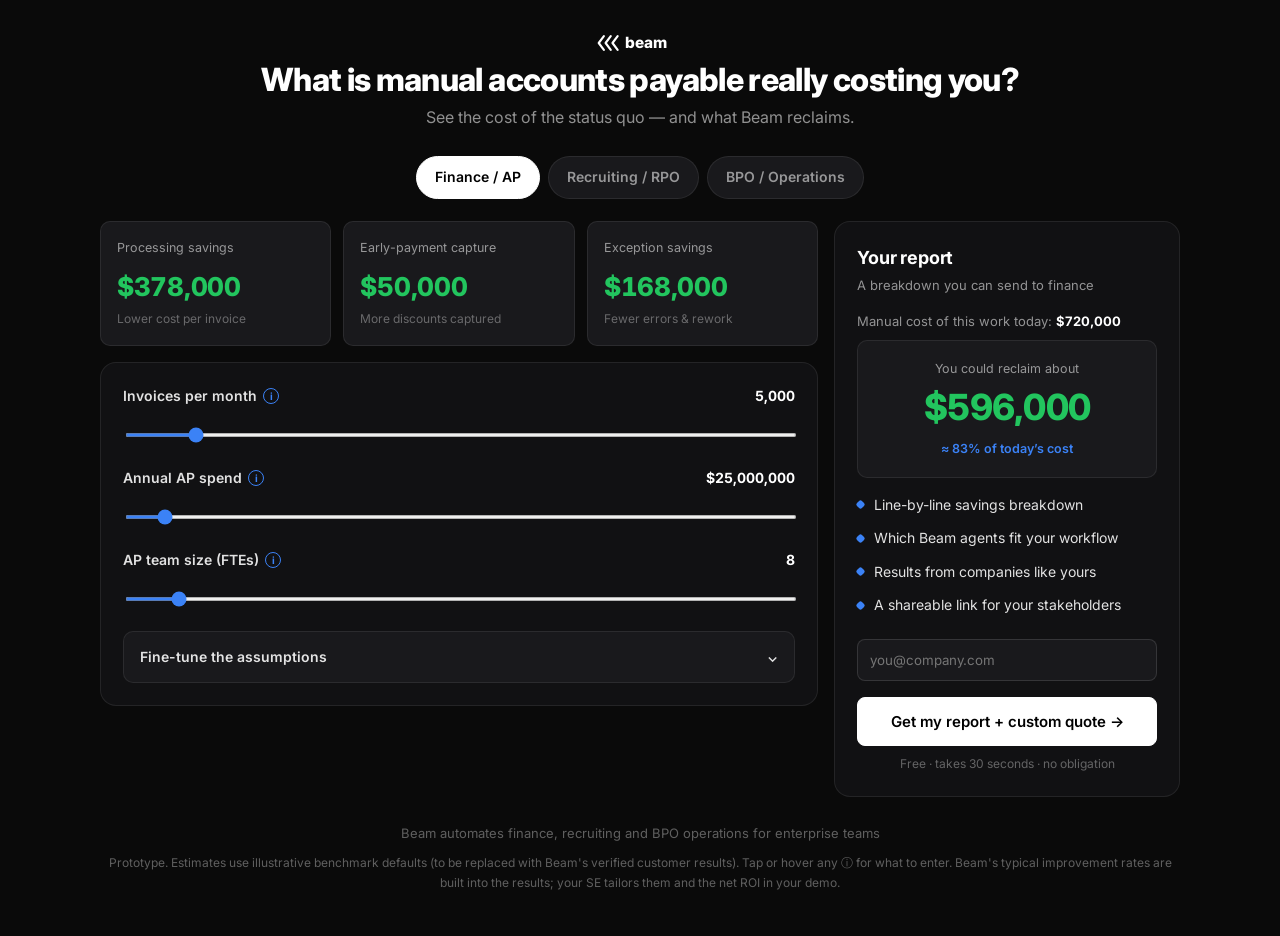
<file: roi-calculator-v1.html>
<!doctype html>
<html lang="en">
<head>
<meta charset="utf-8"/>
<meta name="viewport" content="width=device-width, initial-scale=1"/>
<title>Beam — Back-Office Automation ROI Calculator (prototype v6)</title>
<link rel="preconnect" href="https://fonts.googleapis.com">
<link href="https://fonts.googleapis.com/css2?family=Inter:wght@400;500;600;700;800&display=swap" rel="stylesheet">
<style>
  :root{
    --bg:#0a0a0a;--bg2:#111113;--bg3:#19191c;--bg4:#222226;
    --white:#fff;--t1:rgba(255,255,255,.88);--t2:rgba(255,255,255,.55);--t3:rgba(255,255,255,.35);
    --blue:#3b82f6;--green:#22c55e;
    --border:rgba(255,255,255,.08);--border2:rgba(255,255,255,.12);
    --r:16px;--r2:10px;
  }
  *{box-sizing:border-box}
  body{margin:0;background:var(--bg);color:var(--t1);
    font-family:'Inter',system-ui,-apple-system,sans-serif;line-height:1.6;-webkit-font-smoothing:antialiased;padding:32px 16px}
  .wrap{max-width:1080px;margin:0 auto}
  .brand{display:flex;align-items:center;gap:8px;justify-content:center;margin-bottom:6px}
  .tabs{display:flex;gap:8px;justify-content:center;margin:18px 0 22px;flex-wrap:wrap}
  .tab{padding:9px 18px;border:1px solid var(--border);background:var(--bg3);color:var(--t2);border-radius:999px;cursor:pointer;font-weight:600;font-size:14px}
  .tab.active{color:#000;border-color:var(--white);background:var(--white)}
  h1{font-size:32px;text-align:center;margin:8px 0 6px;color:var(--white);letter-spacing:-.02em;line-height:1.15;font-weight:800}
  .sub{color:var(--t2);text-align:center;margin:0 0 26px}
  .layout{display:grid;grid-template-columns:1.35fr .65fr;gap:16px}
  @media(max-width:820px){.layout{grid-template-columns:1fr}}
  .cards{display:grid;grid-template-columns:repeat(auto-fit,minmax(190px,1fr));gap:12px;margin-bottom:16px}
  .card{background:var(--bg3);border:1px solid var(--border);border-radius:var(--r2);padding:16px}
  .card .cl{font-size:12.5px;color:var(--t2)}
  .card .ca{font-size:26px;font-weight:800;margin:8px 0 2px;font-variant-numeric:tabular-nums;letter-spacing:-.01em;color:var(--green)}
  .card .cs{font-size:12px;color:var(--t3)}
  .panel{background:var(--bg2);border:1px solid var(--border);border-radius:var(--r);padding:22px}
  .fld{margin-bottom:22px}
  .fld label{display:flex;justify-content:space-between;align-items:center;font-weight:600;margin-bottom:12px;font-size:14px;color:var(--t1)}
  .fld .lab{display:inline-flex;align-items:center}
  .fld .v{font-weight:700;font-variant-numeric:tabular-nums;color:var(--white)}
  input[type=range]{width:100%;accent-color:var(--blue);height:4px}
  .i{display:inline-flex;align-items:center;justify-content:center;width:16px;height:16px;border-radius:50%;border:1px solid var(--blue);color:var(--blue);font-size:10px;font-weight:700;font-style:normal;cursor:pointer;margin-left:6px;flex:0 0 16px;user-select:none}
  .i:hover{background:var(--blue);color:#000}
  .tip{position:absolute;z-index:1000;max-width:270px;background:var(--bg4);border:1px solid var(--border2);color:var(--t1);
    padding:11px 13px;border-radius:8px;font-size:12.5px;line-height:1.45;box-shadow:0 10px 30px rgba(0,0,0,.6);display:none}
  .acc{margin-top:6px;border:1px solid var(--border);border-radius:var(--r2);overflow:hidden;background:var(--bg3)}
  .acc>summary{list-style:none;cursor:pointer;padding:14px 16px;font-weight:600;display:flex;justify-content:space-between;font-size:14px;color:var(--t1)}
  .acc>summary::-webkit-details-marker{display:none}
  .acc[open]>summary{border-bottom:1px solid var(--border)}
  .agrid{display:grid;grid-template-columns:1fr 1fr;gap:16px;padding:16px}
  @media(max-width:560px){.agrid{grid-template-columns:1fr}}
  .afld label{display:flex;align-items:center;font-size:13px;font-weight:600;margin-bottom:6px;color:var(--t2)}
  .afld input{width:100%;background:var(--bg);border:1px solid var(--border);border-radius:8px;padding:9px 10px;font-size:14px;font-family:inherit;color:var(--white)}
  .grp{grid-column:1/-1;font-size:11px;font-weight:700;letter-spacing:.06em;text-transform:uppercase;color:var(--t3);margin-top:4px}
  .report h3{margin:0 0 2px;font-size:18px;letter-spacing:-.01em;color:var(--white)}
  .report .rs{color:var(--t2);font-size:13px;margin-bottom:16px}
  .today{font-size:13px;color:var(--t2);margin-bottom:2px}
  .today b{color:var(--white)}
  .totalbox{border:1px solid var(--border);background:var(--bg3);border-radius:var(--r2);text-align:center;padding:18px;margin:8px 0 16px}
  .totalbox .l{font-size:12.5px;color:var(--t2)}
  .totalbox .t{font-size:36px;font-weight:800;color:var(--green);font-variant-numeric:tabular-nums;letter-spacing:-.02em}
  .totalbox .p{font-size:12.5px;color:var(--blue);font-weight:600;margin-top:2px}
  .bul{display:flex;gap:10px;align-items:center;font-size:14px;color:var(--t1);margin:11px 0}
  .bul .ic{width:7px;height:7px;border-radius:2px;background:var(--blue);flex:0 0 7px;transform:rotate(45deg)}
  .cta{display:block;width:100%;margin-top:16px;padding:14px;border:1px solid var(--white);border-radius:8px;cursor:pointer;font-weight:600;font-size:15px;color:#000;background:var(--white);font-family:inherit}
  .cta:hover{background:#e5e5e5}
  .email{width:100%;margin-top:12px;background:var(--bg3);border:1px solid var(--border2);border-radius:8px;padding:12px;font-family:inherit;color:var(--white)}
  .free{text-align:center;color:var(--t3);font-size:12px;margin-top:8px}
  .social{text-align:center;color:var(--t3);font-size:13px;margin-top:26px}
  .foot{color:var(--t3);font-size:12px;margin-top:10px;text-align:center;line-height:1.6}
</style>
</head>
<body>
<div class="wrap">
  <div class="brand">
    <svg width="86" height="22" viewBox="0 0 100 24" fill="none" xmlns="http://www.w3.org/2000/svg">
      <path d="M8 4L2 12L8 20M16 4L10 12L16 20M24 4L18 12L24 20" stroke="white" stroke-width="2.5" stroke-linecap="round" stroke-linejoin="round"/>
      <text x="32" y="18" fill="white" font-family="Inter" font-weight="800" font-size="18">beam</text>
    </svg>
  </div>
  <h1 id="title"></h1>
  <p class="sub" id="subtitle"></p>

  <div class="tabs" id="tabs"></div>

  <div class="layout">
    <div>
      <div class="cards" id="cards"></div>
      <div class="panel">
        <div id="inputs"></div>
        <details class="acc">
          <summary>Fine-tune the assumptions <span>⌄</span></summary>
          <div class="agrid" id="advanced"></div>
        </details>
      </div>
    </div>

    <div class="panel report">
      <h3>Your report</h3>
      <div class="rs">A breakdown you can send to finance</div>
      <div class="today">Manual cost of this work today: <b id="today">$0</b></div>
      <div class="totalbox">
        <div class="l">You could reclaim about</div>
        <div class="t" id="total">$0</div>
        <div class="p" id="pct"></div>
      </div>
      <div class="bul"><span class="ic"></span> Line-by-line savings breakdown</div>
      <div class="bul"><span class="ic"></span> Which Beam agents fit your workflow</div>
      <div class="bul"><span class="ic"></span> Results from companies like yours</div>
      <div class="bul"><span class="ic"></span> A shareable link for your stakeholders</div>
      <input class="email" id="email" type="email" placeholder="you@company.com"/>
      <button class="cta" id="cta">Get my report + custom quote →</button>
      <div class="free">Free · takes 30 seconds · no obligation</div>
    </div>
  </div>

  <div class="social">Beam automates finance, recruiting and BPO operations for enterprise teams</div>
  <p class="foot">Prototype. Estimates use illustrative benchmark defaults (to be replaced with Beam's verified customer results). Tap or hover any ⓘ for what to enter. Beam's typical improvement rates are built into the results; your SE tailors them and the net ROI in your demo.</p>
</div>

<script>
  function money(n){return '$'+Math.round(n).toLocaleString();}
  function num(n){return Math.round(n).toLocaleString();}
  function g(id){return +document.getElementById(id).value;}
  function esc(s){return s.replace(/&/g,'&amp;').replace(/"/g,'&quot;');}
  function help(f){return f.help?' <span class="i" data-help="'+esc(f.help)+'">i</span>':'';}

  var TABS = {
    finance:{
      label:'Finance / AP',
      title:'What is manual accounts payable really costing you?',
      subtitle:'See the cost of the status quo — and what Beam reclaims.',
      simple:[
        {id:'f_inv',label:'Invoices per month',min:200,max:50000,step:100,val:5000,fmt:num,help:'Supplier invoices your AP team processes each month.'},
        {id:'f_spend',label:'Annual AP spend',min:1000000,max:500000000,step:1000000,val:25000000,fmt:money,help:'Total you pay suppliers per year — used to size early-payment discounts.'},
        {id:'f_staff',label:'AP team size (FTEs)',min:1,max:100,step:1,val:8,fmt:function(v){return v;},help:'People who touch accounts payable day to day.'}
      ],
      advanced:[
        {grp:'Your operation'},
        {id:'f_cm',label:'Manual cost per invoice ($)',val:12,help:'All-in cost to process one invoice by hand: labor + overhead + error rework. Industry average is about $10 to $15. Find it as (annual AP team cost) / (invoices per year).'},
        {id:'f_dp',label:'% of spend with early-pay discounts',val:20,help:'Share of supplier spend that offers a discount for paying early (e.g. 2/10 net 30). Ask AP or procurement.'},
        {id:'f_dr',label:'Avg early-pay discount (%)',val:2,help:'Typical discount suppliers give for early payment. Common is 1 to 2 percent.'},
        {id:'f_er',label:'Invoices with errors/exceptions (%)',val:10,help:'Share of invoices that hit an error or exception needing a manual fix.'},
        {id:'f_ce',label:'Cost to fix one exception ($)',val:40,help:'Staff time to research and resolve one problem invoice, at loaded hourly cost.'}
      ],
      beam:{ca:3, cl:50, auto:70},
      baseline:function(){return g('f_inv')*12*g('f_cm');},
      compute:function(){
        var invYr=g('f_inv')*12, auto=this.beam.auto/100;
        var processing=invYr*auto*(g('f_cm')-this.beam.ca);
        var discounts=g('f_spend')*(g('f_dp')/100)*(g('f_dr')/100)*(this.beam.cl/100);
        var errors=invYr*(g('f_er')/100)*g('f_ce')*auto;
        return [
          {label:'Processing savings',sub:'Lower cost per invoice',amt:processing},
          {label:'Early-payment capture',sub:'More discounts captured',amt:discounts},
          {label:'Exception savings',sub:'Fewer errors & rework',amt:errors}
        ];
      }
    },
    rpo:{
      label:'Recruiting / RPO',
      title:'What is your manual recruiting process costing you?',
      subtitle:'See the exposure — and what Beam reclaims each year.',
      simple:[
        {id:'r_apps',label:'Applications per year',min:0,max:1000000,step:5000,val:200000,fmt:num,help:'Total applications your team reviews per year.'},
        {id:'r_hires',label:'New hires per year',min:0,max:50000,step:100,val:1000,fmt:num,help:'Roles you fill per year.'},
        {id:'r_tth',label:'Time to hire (days)',min:0,max:120,step:1,val:40,fmt:function(v){return v+' days';},help:'Average days from opening a role to a signed offer.'},
        {id:'r_turn',label:'3-month turnover (%)',min:0,max:50,step:1,val:21,fmt:function(v){return v+'%';},help:'Share of new hires who leave within about 3 months.'}
      ],
      advanced:[
        {grp:'Your operation'},
        {id:'r_rate',label:'Recruiter loaded cost ($/h)',val:30,help:'Recruiter salary + benefits + overhead, divided by working hours.'},
        {id:'r_sm',label:'Screening time per application (mins)',val:3,help:'Minutes to screen one application by hand.'},
        {id:'r_ct',label:'Average cost of turnover ($)',val:15000,help:'Cost to replace one early leaver: re-hire + ramp + lost output. Often 0.5 to 2x salary.'},
        {id:'r_vac',label:'Daily cost of unfilled role ($)',val:200,help:'Lost productivity or revenue for each day a role stays open.'}
      ],
      beam:{tr:30, tur:20},
      baseline:function(){
        return g('r_apps')*(g('r_sm')/60)*g('r_rate') + g('r_hires')*(g('r_turn')/100)*g('r_ct') + g('r_hires')*g('r_tth')*g('r_vac');
      },
      compute:function(){
        var screening=g('r_apps')*(g('r_sm')/60)*g('r_rate');
        var turnover=g('r_hires')*(g('r_turn')/100)*g('r_ct')*(this.beam.tur/100);
        var tth=g('r_hires')*(g('r_tth')*(this.beam.tr/100))*g('r_vac');
        return [
          {label:'Screening savings',sub:'Time saved reviewing applications',amt:screening},
          {label:'Turnover savings',sub:'Better hires, less attrition',amt:turnover},
          {label:'Time-to-hire savings',sub:'Faster hiring process',amt:tth}
        ];
      }
    },
    bpo:{
      label:'BPO / Operations',
      title:'How much back-office cost can automation take out?',
      subtitle:'Cost reclaimed, rework avoided, and capacity you get back.',
      simple:[
        {id:'b_fte',label:'Back-office FTEs / agents',min:10,max:5000,step:10,val:200,fmt:num,help:'How many people do the manual back-office work you would automate.'},
        {id:'b_cost',label:'Fully-loaded cost per FTE / year',min:8000,max:120000,step:1000,val:35000,fmt:money,help:'One agent’s total annual cost: salary + benefits + overhead.'},
        {id:'b_tasks',label:'Transactions processed / month',min:1000,max:2000000,step:1000,val:100000,fmt:num,help:'Items your team processes monthly — claims, invoices, tickets, records, etc.'}
      ],
      advanced:[
        {grp:'Your operation'},
        {id:'b_er',label:'Transactions with errors/rework (%)',val:5,help:'Share of items that need a correction or rework today.'},
        {id:'b_ce',label:'Cost to fix one error ($)',val:25,help:'Staff time to correct one bad transaction, at loaded hourly cost.'}
      ],
      beam:{auto:50},
      baseline:function(){return g('b_fte')*g('b_cost') + g('b_tasks')*12*(g('b_er')/100)*g('b_ce');},
      compute:function(){
        var auto=this.beam.auto/100;
        var labor=g('b_fte')*g('b_cost')*auto;
        var quality=g('b_tasks')*12*(g('b_er')/100)*g('b_ce')*auto;
        var freed=g('b_fte')*auto;
        return [
          {label:'Labor cost reclaimed',sub:'Cost of the work automated',amt:labor},
          {label:'Rework avoided',sub:'Fewer errors & corrections',amt:quality},
          {label:'Capacity freed',sub:'Redeploy to billable work',amt:0,disp:'≈ '+num(freed)+' FTEs'}
        ];
      }
    }
  };

  var cur='finance';
  var tabsEl=document.getElementById('tabs');
  Object.keys(TABS).forEach(function(k){
    var b=document.createElement('div'); b.className='tab'+(k===cur?' active':''); b.textContent=TABS[k].label;
    b.onclick=function(){cur=k; Array.prototype.forEach.call(tabsEl.children,function(c){c.classList.remove('active');}); b.classList.add('active'); build();};
    tabsEl.appendChild(b);
  });

  function build(){
    var t=TABS[cur];
    document.getElementById('title').textContent=t.title;
    document.getElementById('subtitle').textContent=t.subtitle;
    var si=document.getElementById('inputs'); si.innerHTML='';
    t.simple.forEach(function(f){
      si.insertAdjacentHTML('beforeend','<div class="fld"><label><span class="lab">'+f.label+help(f)+'</span><span class="v" id="'+f.id+'_v"></span></label><input type="range" id="'+f.id+'" min="'+f.min+'" max="'+f.max+'" step="'+f.step+'" value="'+f.val+'"></div>');
    });
    var ad=document.getElementById('advanced'); ad.innerHTML='';
    t.advanced.forEach(function(f){
      if(f.grp){ad.insertAdjacentHTML('beforeend','<div class="grp">'+f.grp+'</div>');return;}
      ad.insertAdjacentHTML('beforeend','<div class="afld"><label>'+f.label+help(f)+'</label><input type="number" id="'+f.id+'" value="'+f.val+'"></div>');
    });
    document.querySelectorAll('#inputs input, #advanced input').forEach(function(inp){inp.addEventListener('input',compute);});
    compute();
  }

  function compute(){
    var t=TABS[cur];
    t.simple.forEach(function(f){var e=document.getElementById(f.id+'_v'); if(e) e.textContent=f.fmt(g(f.id));});
    var cards=t.compute(), total=0, html='';
    cards.forEach(function(c){total+=c.amt; html+='<div class="card"><div class="cl">'+c.label+'</div><div class="ca">'+(c.disp||money(c.amt))+'</div><div class="cs">'+c.sub+'</div></div>';});
    document.getElementById('cards').innerHTML=html;
    var base=t.baseline();
    document.getElementById('today').textContent=money(base);
    document.getElementById('total').textContent=money(total);
    var pct=base>0?Math.min(99,Math.round(total/base*100)):0;
    document.getElementById('pct').textContent=pct>0?('≈ '+pct+'% of today’s cost'):'';
  }

  // ---- working tooltips (hover + tap) ----
  var tip=document.createElement('div'); tip.className='tip'; document.body.appendChild(tip); var tipFor=null;
  function showTip(el){
    var h=el.getAttribute('data-help'); if(!h) return;
    tip.textContent=h; tip.style.display='block';
    var r=el.getBoundingClientRect();
    var left=r.left+window.scrollX;
    var maxLeft=window.scrollX+document.documentElement.clientWidth-tip.offsetWidth-12;
    if(left>maxLeft) left=maxLeft; if(left<10) left=10;
    tip.style.left=left+'px'; tip.style.top=(r.bottom+window.scrollY+8)+'px';
  }
  function hideTip(){tip.style.display='none'; tipFor=null;}
  document.addEventListener('mouseover',function(e){var el=e.target.closest && e.target.closest('.i'); if(el){showTip(el);}});
  document.addEventListener('mouseout',function(e){var el=e.target.closest && e.target.closest('.i'); if(el && tipFor!==el){hideTip();}});
  document.addEventListener('click',function(e){
    var el=e.target.closest && e.target.closest('.i');
    if(el){e.preventDefault(); e.stopPropagation(); if(tipFor===el){hideTip();} else {showTip(el); tipFor=el;} }
    else {hideTip();}
  });

  build();
</script>
</body>
</html>
</file>
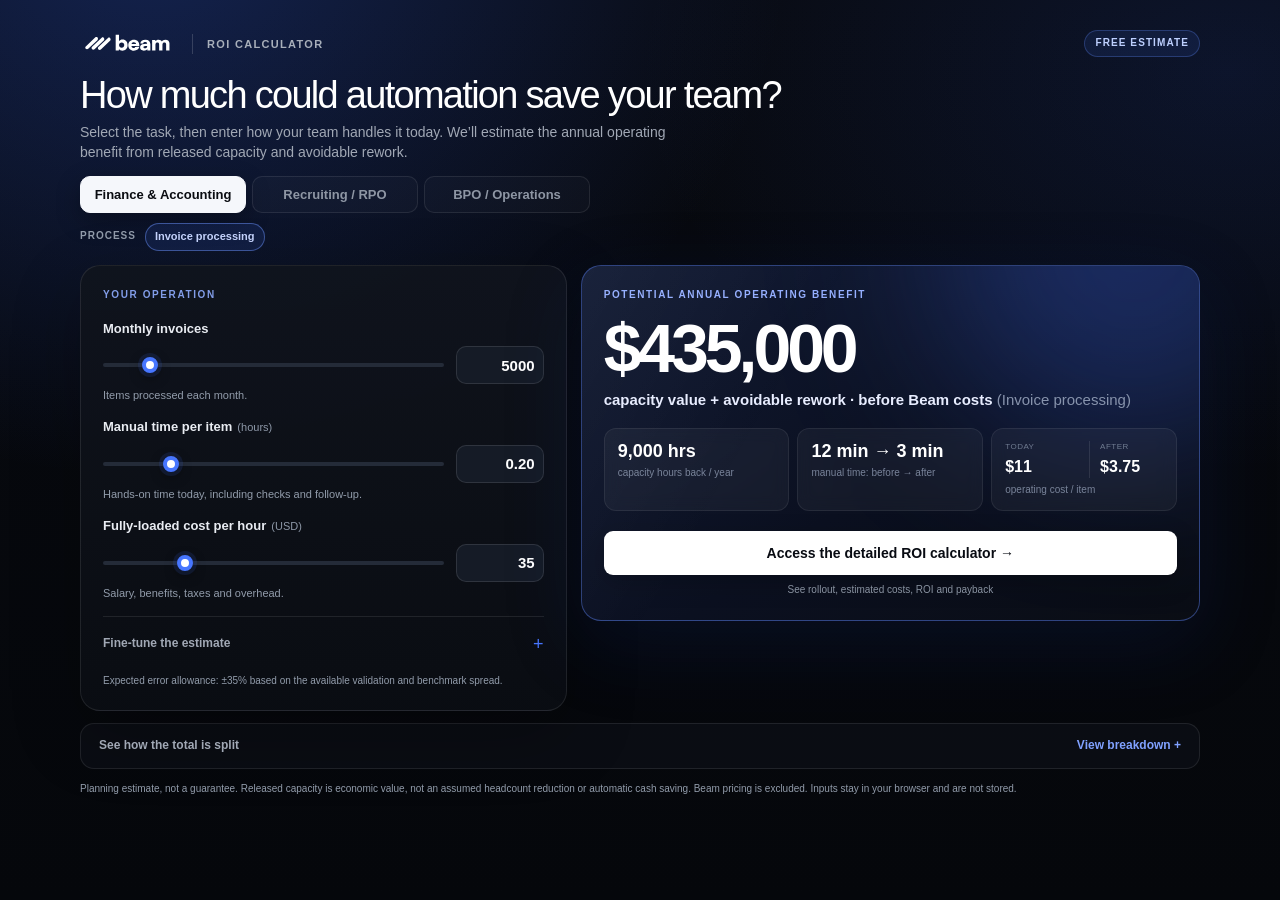
<file: roi-calculator.html>
<!doctype html>
<html lang="en">
<head>
<meta charset="utf-8"/>
<meta name="viewport" content="width=device-width, initial-scale=1"/>
<title>Beam — Agent ROI Calculator</title>
<!-- FREE tier: potential operating benefit before Beam costs. Capacity value is economic value, not
     an assumed headcount reduction. The full business case carries the current inputs via URL params. -->
<link href="https://fonts.cdnfonts.com/css/satoshi" rel="stylesheet">
<style>
  :root{--bg:#07090e;--surface:#0d1119;--surface2:#111722;--t1:#f7f8fb;--t2:#a1a8b5;--t3:#929cab;
    --blue:#4776ff;--blue-deep:#80a1ff;--blue-soft:#dce6ff;--border:rgba(255,255,255,.09);--border-blue:rgba(91,133,255,.5);--r:20px;}
  *{box-sizing:border-box;margin:0;padding:0}
  body{min-height:100vh;background:var(--bg);color:var(--t1);font-family:'Satoshi',Arial,sans-serif;line-height:1.45;-webkit-font-smoothing:antialiased;padding:28px 20px 36px;
    background-image:radial-gradient(ellipse at 12% -8%,rgba(44,87,213,.32),transparent 40%),radial-gradient(ellipse at 96% 8%,rgba(46,93,232,.13),transparent 34%),linear-gradient(180deg,#080a10 0%,#05070b 100%);}
  .wrap{width:100%;max-width:1120px;min-width:0;margin:0 auto}
  .brand{display:flex;align-items:center;gap:14px;margin-bottom:17px;min-height:31px}
  .logo-img{display:block;width:98px;height:auto}
  .brand-divider{width:1px;height:20px;background:rgba(255,255,255,.16)}
  .eyebrow{font-size:11px;line-height:1;letter-spacing:.12em;text-transform:uppercase;color:#a8afba;font-weight:650;padding-top:1px}
  .free-pill{margin-left:auto;font-size:10px;letter-spacing:.11em;text-transform:uppercase;font-weight:700;color:#bed0ff;background:rgba(71,118,255,.10);border:1px solid rgba(99,140,255,.28);padding:5px 10px;border-radius:999px}
  .intro{display:flex;justify-content:space-between;align-items:flex-end;gap:24px;margin-bottom:14px}
  h1{font-size:38px;font-weight:500;letter-spacing:-.045em;line-height:1.04;color:#fff}
  .sub{color:var(--t2);font-size:14px;max-width:600px;margin-top:6px}
  .tabs{display:grid;grid-template-columns:repeat(3,1fr);gap:6px;max-width:510px;margin-bottom:14px}
  .tab{padding:10px 12px;border-radius:10px;background:rgba(255,255,255,.025);border:1px solid var(--border);color:#8e96a4;font-weight:650;font-size:13px;cursor:pointer;text-align:center;transition:all .2s}
  .tab:hover{border-color:rgba(111,149,255,.42);color:#fff;background:rgba(255,255,255,.04)}
  .tab.active{background:#f5f7fb;border-color:#f5f7fb;color:#0a0c11;box-shadow:0 8px 24px rgba(0,0,0,.3)}
  .processes{display:flex;align-items:center;gap:7px;min-height:29px;margin:-5px 0 14px;color:var(--t3);font-size:10px}
  .process-label{letter-spacing:.1em;text-transform:uppercase;font-weight:700;margin-right:2px}
  .process{display:none;padding:5px 9px;border:1px solid rgba(255,255,255,.10);border-radius:999px;background:rgba(255,255,255,.035);color:#dce2ec;font:inherit;font-size:11px;font-weight:600}
  .process.show{display:inline-flex}.process.active{border-color:rgba(110,149,255,.48);background:rgba(71,118,255,.12);color:#c7d5ff}
  .process:disabled{opacity:.48;cursor:not-allowed}
  .tab:focus-visible,.cta:focus-visible,input:focus-visible,summary:focus-visible{outline:3px solid #9db5ff;outline-offset:3px}
  .layout{display:grid;grid-template-columns:minmax(0,.88fr) minmax(0,1.12fr);gap:14px;align-items:start;min-width:0}
  .card{min-width:0;background:linear-gradient(180deg,rgba(16,20,29,.94),rgba(10,13,19,.96));border:1px solid var(--border);border-radius:var(--r);padding:22px;box-shadow:0 24px 70px rgba(0,0,0,.24)}
  .ctl-title{font-size:10px;letter-spacing:.16em;text-transform:uppercase;color:#829de8;font-weight:700;margin-bottom:17px}
  .field{margin-bottom:15px}
  .field:last-child{margin-bottom:0}
  .field>label{display:flex;align-items:center;gap:5px;font-size:13px;font-weight:600;color:#e9ecf2;margin-bottom:8px}
  .control-row{display:grid;grid-template-columns:minmax(0,1fr) 88px;gap:12px;align-items:center}
  .value-edit{height:38px;display:flex;align-items:center;justify-content:flex-end;color:#fff;font-size:15px;font-weight:700;white-space:nowrap;background:#151b26;border:1px solid rgba(255,255,255,.11);border-radius:10px;padding:0 8px;transition:.18s}
  .value-edit:focus-within{border-color:#6d91ff;background:rgba(71,118,255,.10);box-shadow:0 0 0 3px rgba(71,118,255,.12)}
  .value-edit input{width:100%;min-width:0;padding:0;border:0;background:transparent;color:#fff;font:inherit;text-align:right;font-variant-numeric:tabular-nums;outline:none}
  .label-copy{display:inline;white-space:normal}.label-unit{color:#8e98a8;font-size:11px;font-weight:500;margin-left:2px}
  input[type=number]::-webkit-inner-spin-button,input[type=number]::-webkit-outer-spin-button{-webkit-appearance:none;margin:0}
  input[type=range]{width:100%;height:4px;-webkit-appearance:none;appearance:none;background:#242b38;border-radius:999px;outline:none;cursor:pointer}
  input[type=range]::-webkit-slider-thumb{-webkit-appearance:none;width:16px;height:16px;border-radius:50%;background:#fff;border:4px solid var(--blue);box-shadow:0 0 0 4px rgba(71,118,255,.12),0 4px 12px rgba(0,0,0,.5);cursor:grab}
  input[type=range]::-moz-range-thumb{width:16px;height:16px;border-radius:50%;background:#fff;border:4px solid var(--blue)}
  .hint{font-size:11px;color:var(--t3);margin-top:4px;line-height:1.35}
  .info{position:relative;display:inline-flex;align-items:center;justify-content:center;width:14px;height:14px;border:1px solid rgba(157,181,255,.34);border-radius:50%;color:#9eb2ee;font-size:9px;font-weight:650;line-height:1;cursor:help;flex:0 0 auto;transform:translateY(-.5px)}
  .info-tip{position:absolute;z-index:20;left:50%;bottom:calc(100% + 9px);width:245px;padding:9px 11px;border:1px solid rgba(255,255,255,.13);border-radius:9px;background:#171d28;color:#d8dde7;font-size:11px;font-weight:450;line-height:1.4;box-shadow:0 12px 35px rgba(0,0,0,.45);opacity:0;visibility:hidden;transform:translate(-50%,4px);transition:.16s;pointer-events:none}
  .info:hover .info-tip,.info:focus .info-tip,.info:focus-within .info-tip{opacity:1;visibility:visible;transform:translate(-50%,0)}
  .fine{margin-top:4px;border-top:1px solid var(--border);padding-top:3px}
  .fine summary{list-style:none;cursor:pointer;padding:11px 0 7px;display:flex;align-items:center;justify-content:space-between;color:var(--t2);font-size:12px;font-weight:650}
  .fine summary::-webkit-details-marker{display:none}.fine summary:after{content:'+';color:var(--blue);font-size:18px;font-weight:400}
  .fine[open] summary:after{content:'−'}
  .fine-body{padding-top:5px}
  .result{position:sticky;top:18px;overflow:hidden;border-color:rgba(95,136,255,.42);background:linear-gradient(145deg,#121b35 0%,#0b1020 54%,#0a0d14 100%);display:flex;flex-direction:column;box-shadow:0 24px 80px rgba(14,44,131,.18)}
  .result:before{content:'';position:absolute;width:390px;height:390px;border-radius:50%;background:rgba(66,113,255,.28);filter:blur(85px);right:-130px;top:-215px;pointer-events:none}
  .result:after{content:'';position:absolute;inset:0;background:linear-gradient(120deg,rgba(255,255,255,.035),transparent 34%);pointer-events:none}
  .result-kicker{position:relative;font-size:10px;letter-spacing:.16em;text-transform:uppercase;color:#95afff;font-weight:700}
  .result-value{position:relative;font-size:68px;font-weight:600;letter-spacing:-.06em;line-height:.96;color:#fff;margin:13px 0 8px;font-variant-numeric:tabular-nums}
  .result-label{position:relative;font-size:15px;color:#e8edff;font-weight:600}.result-label span{color:#8793ac;font-weight:400}
  .result-support{display:grid;grid-template-columns:repeat(3,1fr);gap:8px;margin-top:17px}
  .support{position:relative;background:rgba(255,255,255,.045);border:1px solid rgba(255,255,255,.075);border-radius:12px;padding:12px 13px;backdrop-filter:blur(8px)}
  .support .num{font-size:18px;font-weight:650;color:#fff;line-height:1.15;overflow-wrap:anywhere}.support .lab{font-size:10px;color:#79849a;margin-top:5px}
  .compare-values{display:grid;grid-template-columns:1fr 1fr;gap:10px}.compare-values span+span{border-left:1px solid rgba(255,255,255,.10);padding-left:10px}
  .compare-values small{display:block;font-size:8px;letter-spacing:.06em;text-transform:uppercase;color:#707c91;margin-bottom:3px}.compare-values b{font-size:16px;color:#fff;white-space:nowrap}
  .btns{display:flex;flex-direction:column;gap:8px;margin-top:0;padding-top:20px}
  .cta{position:relative;display:block;text-align:center;padding:12px 14px;border-radius:9px;font-weight:700;font-size:14px;text-decoration:none;cursor:pointer;transition:.2s}
  .cta-primary{background:#fff;color:#080b12;box-shadow:0 8px 26px rgba(0,0,0,.2)}.cta-primary:hover{background:#dce6ff;transform:translateY(-1px)}
  .cta-secondary{background:rgba(255,255,255,.035);color:#dbe3f6;border:1px solid rgba(255,255,255,.13)}
  .cta-secondary:hover{background:rgba(71,118,255,.12);border-color:rgba(110,149,255,.5)}
  .cta-secondary .lk{color:#9db5ff}
  .micro{font-size:10px;color:var(--t3);text-align:center;margin-top:8px}
  .scenario-note{display:none;position:relative;margin-top:14px;padding:10px 12px;border-radius:10px;background:rgba(255,186,102,.08);border:1px solid rgba(255,186,102,.24);color:#d8b47f;font-size:11px;line-height:1.4}
  .scenario-note.show{display:block}
  .details-card{margin-top:12px;border:1px solid var(--border);border-radius:14px;background:rgba(13,16,23,.72);overflow:hidden}
  .details-card summary{list-style:none;cursor:pointer;padding:13px 18px;display:flex;justify-content:space-between;align-items:center;font-size:12px;font-weight:650;color:var(--t2)}
  .details-card summary::-webkit-details-marker{display:none}.details-card summary:after{content:'View breakdown +';color:var(--blue-deep);font-weight:600}
  .details-card[open] summary:after{content:'Hide breakdown −'}
  .breakdown{padding:0 18px 16px;display:grid;grid-template-columns:1fr 1fr;gap:10px}
  .bd-box{border:1px solid var(--border);border-radius:11px;padding:12px;background:rgba(255,255,255,.025)}
  .bd-box .lab{font-size:10px;color:var(--t3);margin-bottom:4px}.bd-box .amt{font-size:18px;font-weight:650;color:#fff}.bd-box.total .amt{color:#9db5ff}
  .cpi{display:grid;grid-template-columns:1fr 1fr;gap:0}.cpi .side{padding:2px 10px}.cpi .side+ .side{border-left:1px solid var(--border)}.cpi .k{font-size:9px;color:var(--t3);text-transform:uppercase;letter-spacing:.06em}.cpi .val{font-size:16px;font-weight:600;margin-top:3px}
  .disclaimer{font-size:10px;color:var(--t3);margin-top:10px;line-height:1.45}
  .foot{color:var(--t3);font-size:10px;margin-top:12px;line-height:1.5}
  @media(max-width:900px){
    body{padding:18px 14px 28px;overflow-x:hidden}.intro{display:block}.layout{grid-template-columns:minmax(0,1fr);width:100%}.result{order:-1;position:static}.result-value{font-size:54px}
  }
  @media(max-width:560px){
    h1{font-size:27px}.sub{font-size:13px}.tabs{grid-template-columns:minmax(0,1fr)}.tab{padding:8px}.result-support{grid-template-columns:repeat(2,minmax(0,1fr))}.support:last-child{grid-column:1/-1}.breakdown{grid-template-columns:minmax(0,1fr)}.result-value{font-size:48px}.control-row{grid-template-columns:minmax(0,1fr) 82px;gap:10px}
  }
</style>
</head>
<body>
<div class="wrap">
  <div class="brand">
    <img class="logo-img" src="beam-logo-white.svg" alt="Beam">
    <span class="brand-divider" aria-hidden="true"></span>
    <span class="eyebrow">ROI calculator</span>
    <span class="free-pill">Free estimate</span>
  </div>
  <div class="intro">
    <div><h1>How much could automation save your team?</h1><p class="sub">Select the task, then enter how your team handles it today. We’ll estimate the annual operating benefit from released capacity and avoidable rework.</p></div>
  </div>

  <div class="tabs" id="tabs" role="tablist" aria-label="Task type">
    <button type="button" role="tab" aria-selected="true" class="tab active" data-icp="invoice">Finance &amp; Accounting</button>
    <button type="button" role="tab" aria-selected="false" class="tab" data-icp="rpo">Recruiting / RPO</button>
    <button type="button" role="tab" aria-selected="false" class="tab" data-icp="bpo">BPO / Operations</button>
  </div>
  <div class="processes" aria-label="Available processes">
    <span class="process-label">Process</span>
    <button type="button" class="process active" data-for="invoice">Invoice processing</button>
    <button type="button" class="process active" data-for="rpo">Candidate screening</button>
    <button type="button" class="process active" data-for="bpo">Transaction processing</button>
  </div>

  <div class="layout">
    <div class="card">
      <div class="ctl-title">Your operation</div>
      <div class="field">
        <label for="v-volume" id="lbl-volume">Monthly volume</label>
        <div class="control-row"><input type="range" id="volume" min="200" max="40000" step="100" value="5000" aria-label="Monthly volume"><span class="value-edit"><input type="number" id="v-volume" min="200" max="40000" step="100" value="5000" aria-label="Monthly volume"></span></div>
        <div class="hint" id="hint-volume">Items processed each month.</div>
      </div>
      <div class="field">
        <label for="v-hours"><span class="label-copy">Manual time per item<span class="label-unit"> (hours)</span></span></label>
        <div class="control-row"><input type="range" id="hours" min="0.02" max="1" step="0.01" value="0.20" aria-label="Manual time per item in hours"><span class="value-edit"><input type="number" id="v-hours" min="0.02" max="1" step="0.01" value="0.20" aria-label="Manual time per item in hours"></span></div>
        <div class="hint">Hands-on time today, including checks and follow-up.</div>
      </div>
      <div class="field">
        <label for="v-cost"><span class="label-copy">Fully-loaded cost per hour<span class="label-unit"> (USD)</span></span></label>
        <div class="control-row"><input type="range" id="cost" min="10" max="120" step="5" value="30" aria-label="Fully-loaded hourly cost in USD"><span class="value-edit"><input type="number" id="v-cost" min="10" max="120" step="5" value="30" aria-label="Fully-loaded hourly cost in USD"></span></div>
        <div class="hint">Salary, benefits, taxes and overhead.</div>
      </div>
      <details class="fine">
        <summary>Fine-tune the estimate</summary>
        <div class="fine-body">
          <div class="field">
            <label for="v-auto"><span class="label-copy">Manual effort reduction<span class="label-unit"> (%)</span></span><span class="info" tabindex="0" aria-label="About manual effort reduction">i<span class="info-tip" role="tooltip">The share of hands-on work removed once the automation is fully running, after human review and exception handling.</span></span></label>
            <div class="control-row"><input type="range" id="auto" min="30" max="95" step="5" value="70" aria-label="Manual effort reduction percentage"><span class="value-edit"><input type="number" id="v-auto" min="30" max="95" step="5" value="70" aria-label="Manual effort reduction percentage"></span></div>
          </div>
          <div class="field">
            <label for="v-rework"><span class="label-copy">Average error / rework cost<span class="label-unit"> (USD per item)</span></span><span class="info" tabindex="0" aria-label="About average rework cost">i<span class="info-tip" role="tooltip">Average rework cost spread across every processed item—not the cost of one exception. The model treats 50% as avoidable.</span></span></label>
            <div class="control-row"><input type="range" id="rework" min="0" max="40" step="1" value="3" aria-label="Average error or rework cost in USD per item"><span class="value-edit"><input type="number" id="v-rework" min="0" max="40" step="1" value="3" aria-label="Average error or rework cost in USD per item"></span></div>
          </div>
        </div>
      </details>
      <p class="disclaimer"><span id="estimate-error">Expected error allowance: —</span></p>
    </div>

    <div class="card result" id="result-card" aria-live="polite">
      <div class="result-kicker">Potential annual operating benefit</div>
      <div class="result-value" id="out-value">—</div>
      <div class="result-label">capacity value + avoidable rework · before Beam costs <span id="hl-sub"></span></div>
      <p class="scenario-note" id="scenario-note"></p>
      <div class="result-support">
        <div class="support"><div class="num" id="out-hours">—</div><div class="lab">capacity hours back / year</div></div>
        <div class="support"><div class="num" id="out-time">—</div><div class="lab">manual time: before → after</div></div>
        <div class="support"><div class="compare-values"><span><small>Today</small><b id="hero-cpi-before">—</b></span><span><small>After</small><b id="hero-cpi-after">—</b></span></div><div class="lab">operating cost / item</div></div>
      </div>
      <div class="btns">
        <a href="roi-calculator-report.html" class="cta cta-primary" id="cta-report">Access the detailed ROI calculator →</a>
      </div>
      <p class="micro">See rollout, estimated costs, ROI and payback</p>
    </div>
  </div>

  <details class="details-card">
    <summary>See how the total is split</summary>
    <div class="breakdown">
      <div class="bd-box"><div class="lab">Value of capacity released</div><div class="amt" id="bd-labour">—</div></div>
      <div class="bd-box"><div class="lab">Avoidable rework value</div><div class="amt" id="bd-error">—</div></div>
      <div class="bd-box" style="grid-column:1/-1">
        <div class="cpi">
          <div class="side"><div class="k">Operating cost today</div><div class="val" id="cpi-before">—</div></div>
          <div class="side"><div class="k">After automation</div><div class="val" id="cpi-after">—</div></div>
        </div>
      </div>
    </div>
  </details>
  <p class="foot">Planning estimate, not a guarantee. Released capacity is economic value, not an assumed headcount reduction or automatic cash saving. Beam pricing is excluded. Inputs stay in your browser and are not stored.</p>
</div>

<script>
(function(){
  var ICPS={
    invoice:{label:'Invoice',volume:5000,hours:0.20,auto:75,cost:35,rework:4,errorMargin:35,volLabel:'Monthly invoices',volHint:'Items processed each month.',autoHint:'Steady-state effort reduction after residual review and exceptions.',sub:'(Invoice processing)'},
    rpo:{label:'RPO',volume:10000,hours:0.12,auto:75,cost:40,rework:0,errorMargin:15,volLabel:'Monthly CVs / applications',volHint:'Candidates screened each month.',autoHint:'Steady-state effort reduction after human review.',sub:'(Recruiting / RPO)'},
    bpo:{label:'BPO',volume:10000,hours:0.20,auto:70,cost:30,rework:3,errorMargin:50,volLabel:'Monthly transactions',volHint:'Orders, tickets or records processed each month.',autoHint:'Steady-state effort reduction after residual review and exceptions.',sub:'(BPO / Operations)'}
  };
  var ERROR_AVOIDED=0.50; // Finance-locked ROI model default.
  var activeICP='invoice';
  var el=function(id){return document.getElementById(id);};
  var fmtNum=function(n){return Math.round(n).toLocaleString('en-US');};
  var fmtUSD=function(n){if(n>=1e6)return '$'+(n/1e6).toFixed(1)+'M';if(n>=1e3)return '$'+fmtNum(n);return '$'+Math.round(n);};
  var fmtHrs=function(n){if(n>=1e6)return (n/1e6).toFixed(1)+'M hrs';if(n>=1e3)return fmtNum(n)+' hrs';return Math.round(n)+' hrs';};
  var fmtMin=function(h){var m=h*60;return m<1?'<1 min':(m<60?m.toFixed(0)+' min':h.toFixed(1)+' h');};
  var fmtC=function(n){return '$'+(n<10?n.toFixed(2):Math.round(n).toLocaleString('en-US'));};
  function flash(id){var n=el(id);if(!n)return;n.classList.add('flash');setTimeout(function(){n.classList.remove('flash');},280);}

  function calc(){
    var volume=+el('volume').value,hours=+el('hours').value,autoPct=+el('auto').value/100,cost=+el('cost').value,rework=+el('rework').value;
    var annualVol=volume*12;
    var hoursSaved=annualVol*hours*autoPct;
    var labour=hoursSaved*cost;
    var error=annualVol*rework*ERROR_AVOIDED;
    var gross=labour+error;
    var resHrs=hours*(1-autoPct);
    var cpiBefore=hours*cost+rework;
    var cpiAfter=(hours*cost*(1-autoPct))+(rework*(1-ERROR_AVOIDED));
    return {volume:volume,hours:hours,autoPct:autoPct,cost:cost,rework:rework,hoursSaved:hoursSaved,labour:labour,error:error,gross:gross,resHrs:resHrs,cpiBefore:cpiBefore,cpiAfter:cpiAfter};
  }
  function reviewReasons(r,c){
    var reasons=[];
    if(r.hours>c.hours*2)reasons.push('manual time');
    if(r.cost>c.cost*1.75)reasons.push('loaded hourly cost');
    if(r.autoPct>0.85)reasons.push('effort reduction');
    if(r.rework>Math.max(c.rework*3,10))reasons.push('rework cost');
    if(r.volume>Math.max(c.volume*3,30000))reasons.push('monthly volume');
    return reasons.length>=2?reasons:[];
  }
  function update(){
    var c=ICPS[activeICP],r=calc(),review=reviewReasons(r,c);
    el('v-volume').value=r.volume;el('v-hours').value=r.hours.toFixed(2);
    el('v-auto').value=Math.round(r.autoPct*100);el('v-rework').value=r.rework;el('v-cost').value=r.cost;
    el('hl-sub').textContent=review.length?'· tailored estimate recommended':c.sub;
    el('scenario-note').classList.toggle('show',review.length>0);
    el('scenario-note').textContent=review.length?'This combination needs a tailored estimate that accounts for '+review.join(', ')+'. Build the full business case with Beam.':'';
    el('out-hours').textContent=review.length?'Custom estimate':fmtHrs(r.hoursSaved);el('out-value').textContent=review.length?'Tailored estimate':fmtUSD(r.gross);
    el('out-time').textContent=review.length?'Custom estimate':fmtMin(r.hours)+' → '+fmtMin(r.resHrs);
    el('hero-cpi-before').textContent=review.length?'—':fmtC(r.cpiBefore);el('hero-cpi-after').textContent=review.length?'—':fmtC(r.cpiAfter);
    el('bd-labour').textContent=review.length?'Custom estimate':fmtUSD(r.labour);el('bd-error').textContent=review.length?'Custom estimate':fmtUSD(r.error);
    el('cpi-before').textContent=fmtC(r.cpiBefore);el('cpi-after').textContent=review.length?'Custom estimate':fmtC(r.cpiAfter);
    el('estimate-error').textContent='Expected error allowance: ±'+c.errorMargin+'% based on the available validation and benchmark spread.';
    var q='?icp='+activeICP+'&vol='+r.volume+'&hrs='+r.hours+'&auto='+Math.round(r.autoPct*100)+'&cost='+r.cost+'&rework='+r.rework;
    el('cta-report').setAttribute('href','roi-calculator-report.html'+q);
    flash('result-card');
  }
  function setICP(key){
    activeICP=key;var c=ICPS[key];
    el('volume').value=c.volume;el('hours').value=c.hours;el('auto').value=c.auto;el('cost').value=c.cost;el('rework').value=c.rework;
    document.querySelectorAll('#tabs .tab').forEach(function(t){var selected=t.dataset.icp===key;t.classList.toggle('active',selected);t.setAttribute('aria-selected',String(selected));});
    document.querySelectorAll('.process').forEach(function(p){p.classList.toggle('show',p.dataset.for===key);});
    el('lbl-volume').textContent=c.volLabel;el('hint-volume').textContent=c.volHint;
    update();
  }
  ['volume','hours','auto','cost','rework'].forEach(function(id){el(id).addEventListener('input',update);});
  [
    ['v-volume','volume'],['v-hours','hours'],['v-cost','cost'],['v-auto','auto'],['v-rework','rework']
  ].forEach(function(pair){
    var number=el(pair[0]),range=el(pair[1]);
    number.addEventListener('input',function(){
      if(number.value==='')return;
      var value=+number.value;
      if(!Number.isFinite(value))return;
      range.value=Math.min(+range.max,Math.max(+range.min,value));
    });
    number.addEventListener('change',function(){
      if(number.value==='')number.value=range.value;
      range.value=Math.min(+range.max,Math.max(+range.min,+number.value));
      update();
    });
    number.addEventListener('keydown',function(e){if(e.key==='Enter')number.blur();});
  });
  document.querySelectorAll('#tabs .tab').forEach(function(t){t.addEventListener('click',function(){setICP(t.dataset.icp);});});
  setICP('invoice');
})();
</script>
</body>
</html>
</file>
<file: creator-engine.css>
@import url("https://fonts.googleapis.com/css2?family=Geist:wght@400;500;600;650;700&display=swap");

:root {
  color-scheme: light dark;
  --background: light-dark(oklch(1 0 0), oklch(.145 0 0));
  --foreground: light-dark(oklch(.145 0 0), oklch(.985 0 0));
  --surface: light-dark(oklch(1 0 0), oklch(.205 0 0));
  --sidebar: light-dark(oklch(.985 0 0), oklch(.205 0 0));
  --muted: light-dark(oklch(.556 0 0), oklch(.708 0 0));
  --neutral: light-dark(oklch(.97 0 0), oklch(.269 0 0));
  --line: light-dark(oklch(.922 0 0), oklch(1 0 0 / 10%));
  --primary: light-dark(oklch(.488 .243 264.376), oklch(.424 .199 265.638));
  --primary-text: oklch(.97 .014 254.604);
  --link: light-dark(oklch(.488 .243 264.376), oklch(.809 .105 251.813));
  font: 14px/1.45 Geist, ui-sans-serif, system-ui, sans-serif;
}
body { margin: 0; background: var(--sidebar); color: var(--foreground); }
[hidden] { display: none !important; }
.mi-shell {
  display: grid;
  grid-template-columns: 16rem minmax(0, 1fr);
  min-height: 100vh;
}
.mi-sidebar { min-width: 0; padding: 12px 10px; }
.mi-brand, .mi-navigation button, .mi-header { display: flex; align-items: center; }
.mi-brand { gap: 8px; padding: 4px 8px 18px; }
.mi-logo { display: grid; place-items: center; width: 32px; height: 32px; background: var(--primary); color: var(--primary-text); border-radius: 8px; font-size: 12px; font-weight: 600; }
.mi-brand strong, .mi-brand small { display: block; line-height: 1.3; }
.mi-brand small, .mi-group, .mi-context { color: var(--muted); }
.mi-group { margin: 5px 8px; font-size: 12px; font-weight: 500; }
.mi-navigation button {
  width: 100%;
  padding: 7px 8px;
  border: 0;
  border-radius: 7px;
  background: transparent;
  color: var(--foreground);
  font: inherit;
  text-align: left;
}
.mi-navigation button:hover, .mi-navigation [aria-current="page"] { background: var(--neutral); }
.mi-navigation [aria-current="page"] { font-weight: 600; }
.mi-navigation button::before { content: ""; width: 6px; height: 6px; margin: 0 10px 0 2px; border-radius: 50%; background: var(--line); }
.mi-navigation [aria-current="page"]::before { background: var(--link); }
.mi-main { min-width: 0; background: var(--background); margin: 8px 8px 8px 0; border-radius: 12px; box-shadow: 0 0 0 1px var(--line); }
.mi-header { min-height: 56px; gap: 9px; padding: 0 24px; border-bottom: 1px solid var(--line); }
.mi-header strong { font-weight: 500; }
.mi-breadcrumb-separator { color: var(--muted); }
.mi-context { margin-left: auto; border: 1px solid var(--line); border-radius: 7px; padding: 2px 7px; font-size: 12px; white-space: nowrap; }
.mi-back { display: inline-block; margin: 18px 0 0 24px; color: var(--link); text-underline-offset: 3px; font-size: 12px; }

#creator-engine-walkthrough * {box-sizing:border-box}
#creator-engine-walkthrough [hidden] {display:none!important}
#creator-engine-walkthrough :is(h2,h3,p,ol,dl,dd,blockquote) {margin:0}
#creator-engine-walkthrough :is(small,dt,.ce-muted) {color:var(--muted)}
#creator-engine-walkthrough small {font-size:12px}
#creator-engine-walkthrough h2 {font-size:clamp(23px,4vw,35px);line-height:1.1;letter-spacing:-.035em;overflow-wrap:anywhere}
#creator-engine-walkthrough h3 {font-size:16px;line-height:1.3}
#creator-engine-walkthrough :is(button,input,textarea,select) {font:inherit}
#creator-engine-walkthrough .ce-nav {display:flex;gap:5px 14px;flex-wrap:wrap;background:var(--paper);padding:0 17px;border-bottom:1px solid var(--line)}
#creator-engine-walkthrough .ce-nav button {background:none;border:0;border-bottom:2px solid transparent;color:var(--muted);padding:9px 3px}
#creator-engine-walkthrough .ce-nav [aria-current="step"] {color:var(--accent);border-color:var(--accent);font-weight:700}
#creator-engine-walkthrough button:disabled {opacity:.5}
#creator-engine-walkthrough main {padding:clamp(14px,3vw,26px)}
#creator-engine-walkthrough .ce-hero {padding:18px;border-radius:12px;background:linear-gradient(120deg,#271741,#483077);color:#fff}
#creator-engine-walkthrough .ce-hero small {color:#e2d4ff;font-weight:700;letter-spacing:.08em}
#creator-engine-walkthrough .ce-hero h2 {margin:4px 0}
#creator-engine-walkthrough .ce-hero p {color:#ede6ff}
#creator-engine-walkthrough .ce-tiles {display:grid;grid-template-columns:repeat(auto-fit,minmax(min(100%,220px),1fr));gap:10px;margin:13px 0}
#creator-engine-walkthrough .ce-tile {background:var(--paper);border:1px solid var(--line);border-radius:10px;padding:12px;min-width:0}
#creator-engine-walkthrough .ce-tile p {margin:5px 0 9px;overflow-wrap:anywhere}
#creator-engine-walkthrough .ce-actions {display:flex;flex-wrap:wrap;align-items:center;gap:7px;margin:10px 0}
#creator-engine-walkthrough :is(.ce-primary,.ce-outline) {display:inline-block;border:1px solid var(--line);border-radius:7px;background:var(--paper);color:var(--accent);padding:7px 10px;font-weight:650;text-decoration:none;text-align:center}
#creator-engine-walkthrough .ce-primary {background:var(--fill);color:var(--on);border-color:transparent}
#creator-engine-walkthrough .ce-summary {display:flex;justify-content:space-between;flex-wrap:wrap;align-items:center;gap:7px;margin:11px 0}
#creator-engine-walkthrough .ce-top {display:grid;grid-template-columns:repeat(3,minmax(0,1fr));gap:8px;margin:10px 0 15px}
#creator-engine-walkthrough .ce-top button {width:100%;text-align:left;color:var(--ink);overflow-wrap:anywhere}
#creator-engine-walkthrough .ce-top span {display:block;margin-bottom:2px}
#creator-engine-walkthrough .ce-score {--score-color:var(--good);color:var(--score-color);min-width:0}
#creator-engine-walkthrough .ce-score[data-band="Medium"] {--score-color:var(--mid)}
#creator-engine-walkthrough .ce-score[data-band="Low"] {--score-color:var(--low)}
#creator-engine-walkthrough .ce-score strong {font-size:19px}
#creator-engine-walkthrough .ce-track {display:block;height:5px;border-radius:10px;background:var(--line);overflow:hidden;margin:4px 0}
#creator-engine-walkthrough .ce-track i {display:block;height:100%;background:var(--score-color);border-radius:10px}
#creator-engine-walkthrough .ce-list {margin-top:7px;border:1px solid var(--line);border-radius:9px;background:var(--paper)}
#creator-engine-walkthrough .ce-row {display:grid;grid-template-columns:minmax(0,1.3fr) minmax(77px,.55fr) minmax(0,1fr) minmax(0,1.1fr);align-items:center;gap:8px;padding:8px 10px;border-bottom:1px solid var(--line)}
#creator-engine-walkthrough .ce-row:last-child {border-bottom:0}
#creator-engine-walkthrough .ce-row > div {min-width:0;overflow-wrap:anywhere}
#creator-engine-walkthrough .ce-row button {border:0;background:none;color:var(--accent);font-weight:700;padding:0;text-align:left}
#creator-engine-walkthrough .ce-row small {display:block}
#creator-engine-walkthrough .ce-row.ce-labels {font-size:12px;color:var(--muted);background:var(--lav);border-radius:8px 8px 0 0}
#creator-engine-walkthrough .ce-split {display:grid;grid-template-columns:repeat(2,minmax(0,1fr));gap:10px;margin:12px 0}
#creator-engine-walkthrough .ce-data {display:grid;gap:7px}
#creator-engine-walkthrough .ce-data dt {font-size:12px}
#creator-engine-walkthrough :is(.ce-data dd,code) {overflow-wrap:anywhere}
#creator-engine-walkthrough .ce-note {padding:8px 11px;border-radius:7px;background:var(--lav);color:var(--accent);margin:10px 0}
#creator-engine-walkthrough .ce-field {display:block;font-weight:650;margin:8px 0 3px}
#creator-engine-walkthrough :is(textarea,select,input[type=text]) {width:100%;padding:7px;border:1px solid var(--line);border-radius:6px;background:var(--paper);color:var(--ink)}
#creator-engine-walkthrough textarea {min-height:90px;resize:vertical}
#creator-engine-walkthrough details {margin:8px 0;border-top:1px solid var(--line);padding-top:6px}
#creator-engine-walkthrough summary {font-weight:650}
#creator-engine-walkthrough details > :not(summary) {margin-top:7px}
#creator-engine-walkthrough a {color:var(--accent)}
#creator-engine-walkthrough dialog {width:min(640px,calc(100% - 22px));max-height:90vh;overflow:auto;background:var(--paper);color:var(--ink);border:1px solid var(--line);border-radius:13px;padding:16px}
#creator-engine-walkthrough dialog::backdrop {background:#1710249e}
#creator-engine-walkthrough .ce-dialog-head {display:flex;justify-content:space-between;align-items:start;gap:10px;margin-bottom:8px}
#creator-engine-walkthrough .ce-dialog-head h2 {font-size:23px}
#creator-engine-walkthrough .ce-instructions {padding-left:19px}
#creator-engine-walkthrough #ce-validation {margin:10px 0}
#creator-engine-walkthrough #ce-validation ul {padding-left:18px}
#creator-engine-walkthrough .ce-rollup {display:grid;grid-template-columns:repeat(4,minmax(0,1fr));gap:8px;margin:12px 0}
#creator-engine-walkthrough .ce-rollup .ce-tile {padding:9px 11px}
#creator-engine-walkthrough .ce-rollup strong {display:block;font-size:23px;font-variant-numeric:tabular-nums}
#creator-engine-walkthrough .ce-filters {display:flex;flex-wrap:wrap;align-items:end;gap:8px 12px;margin:12px 0}
#creator-engine-walkthrough .ce-filters label {display:grid;gap:3px;font-size:12px;font-weight:650}
#creator-engine-walkthrough .ce-filters select {min-width:125px}
#creator-engine-walkthrough .ce-filters p {margin:0 0 7px auto}
#creator-engine-walkthrough .ce-outreach-row {grid-template-columns:minmax(0,1.25fr) minmax(0,.68fr) minmax(0,1.25fr) minmax(0,.8fr);align-items:start}
#creator-engine-walkthrough .ce-status {display:inline-block;padding:2px 6px;border-radius:5px;background:var(--lav);color:var(--accent);font-size:12px;font-weight:650}
#creator-engine-walkthrough .ce-status[data-stage="published"] {background:var(--bg);color:var(--good)}
#creator-engine-walkthrough .ce-status[data-stage="sent"] {background:var(--bg);color:var(--mid)}
#creator-engine-walkthrough .ce-status[data-stage="declined"],#creator-engine-walkthrough .ce-status[data-stage="optedOut"] {background:var(--bg);color:var(--low)}
@media(max-width:570px) {
  #creator-engine-walkthrough .ce-split {grid-template-columns:1fr}
  #creator-engine-walkthrough .ce-row {grid-template-columns:minmax(0,1fr) minmax(72px,.55fr)}
  #creator-engine-walkthrough .ce-labels {display:none}
  #creator-engine-walkthrough .ce-top {grid-template-columns:1fr}
  #creator-engine-walkthrough .ce-rollup {grid-template-columns:repeat(2,minmax(0,1fr))}
  #creator-engine-walkthrough .ce-filters p {width:100%;margin:0}
  #creator-engine-walkthrough .ce-outreach-row {grid-template-columns:minmax(0,1.25fr) minmax(0,1fr)}
  #creator-engine-walkthrough .ce-row.ce-labels {display:none}
}
@media(pointer:coarse) {
  #creator-engine-walkthrough :is(button,summary,a.ce-outline,input[type=file]) {min-height:44px}
}

#creator-engine-walkthrough {
  --bg: var(--background);
  --paper: var(--surface);
  --ink: var(--foreground);
  --accent: var(--link);
  --fill: var(--primary);
  --on: var(--primary-text);
  --lav: var(--neutral);
  --good: light-dark(#087450,#6be0ad);
  --mid: light-dark(#865706,#ffd173);
  --low: light-dark(#ad2b53,#ff8fac);
  color: var(--ink);
}
#creator-engine-walkthrough .ce-nav { gap: 6px; padding: 0 24px 12px; margin-top: 16px; border-bottom: 0; background: transparent; }
#creator-engine-walkthrough .ce-nav button { padding: 5px 9px; border: 1px solid var(--line); border-radius: 7px; }
#creator-engine-walkthrough .ce-nav [aria-current="step"] { color: var(--accent); border-color: color-mix(in oklch, var(--link) 40%, var(--line)); background: color-mix(in oklch, var(--link) 8%, var(--bg)); }
#creator-engine-walkthrough main { padding: 12px 24px 24px; }
#creator-engine-walkthrough .ce-hero { background: transparent; color: var(--ink); padding: 0 0 5px; }
#creator-engine-walkthrough .ce-hero h2 { font-size: 24px; font-weight: 600; margin: 0 0 5px; }
#creator-engine-walkthrough .ce-hero p { color: var(--muted); }
#creator-engine-walkthrough .ce-tile { border-radius: 12px; padding: 13px; }
#creator-engine-walkthrough .ce-tile h3 { font-weight: 550; }
#creator-engine-walkthrough .ce-row.ce-labels { background: var(--neutral); }
#creator-engine-walkthrough .ce-note { color: var(--ink); background: var(--neutral); }
#creator-engine-walkthrough .ce-status { color: var(--ink); border: 1px solid var(--line); }
#creator-engine-walkthrough .ce-score strong { font-weight: 650; }
#creator-engine-walkthrough .ce-tile:is(button):hover, #creator-engine-walkthrough :is(button,a).ce-outline:hover { background: var(--neutral); }
#creator-engine-walkthrough :focus-visible, .mi-navigation button:focus-visible { outline: 2px solid var(--link); outline-offset: 2px; }

@media (max-width: 850px) {
  .mi-shell { grid-template-columns: minmax(0,1fr); }
  .mi-main { margin: 0; border-radius: 0; }
  .mi-sidebar { display: flex; flex-wrap: wrap; align-items: center; justify-content: space-between; gap: 4px 12px; padding: 7px 12px; }
  .mi-brand { padding: 3px 0; }
  .mi-group { display: none; }
  .mi-navigation { display: flex; flex-wrap: wrap; gap: 4px; }
  .mi-navigation button { width: auto; }
}
@media (max-width: 480px) {
  .mi-header, #creator-engine-walkthrough .ce-nav { padding-inline: 12px; }
  .mi-back { margin-left: 12px; }
  #creator-engine-walkthrough main { padding-inline: 12px; }
}
</file>
